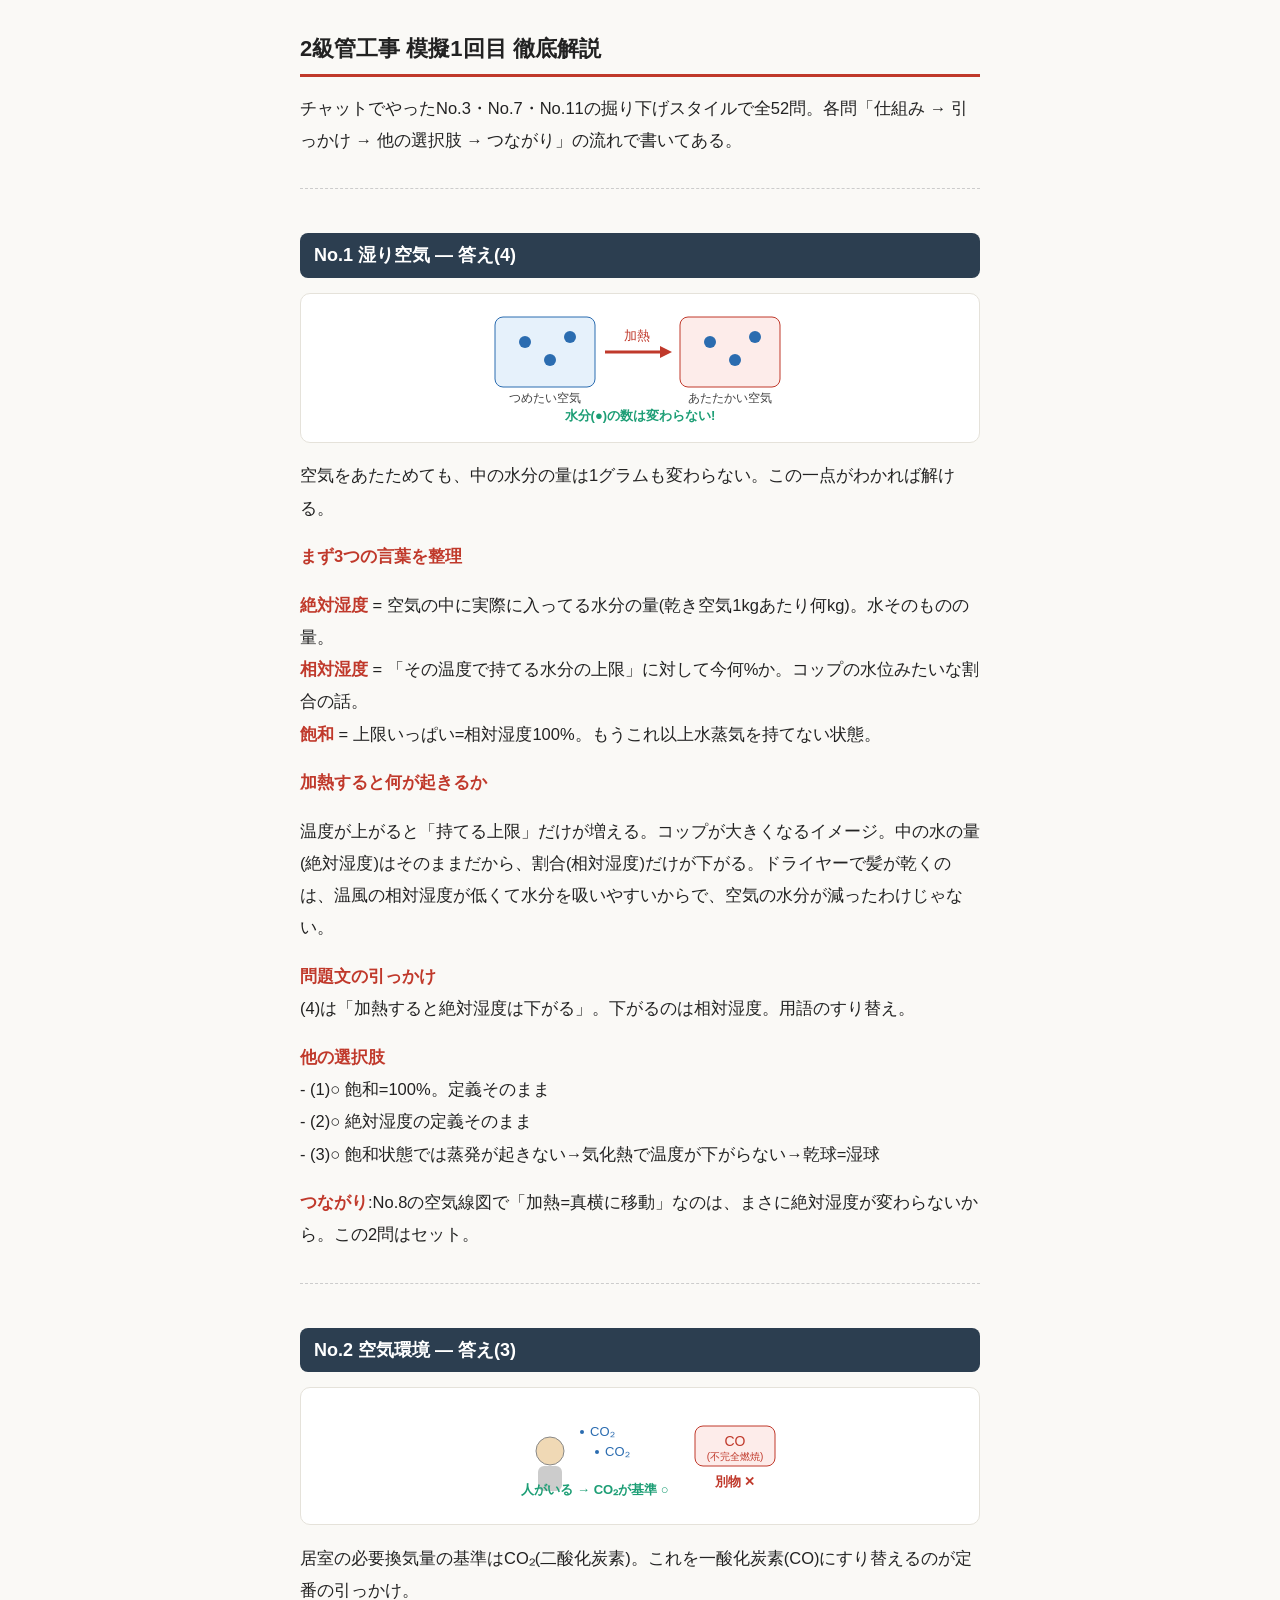
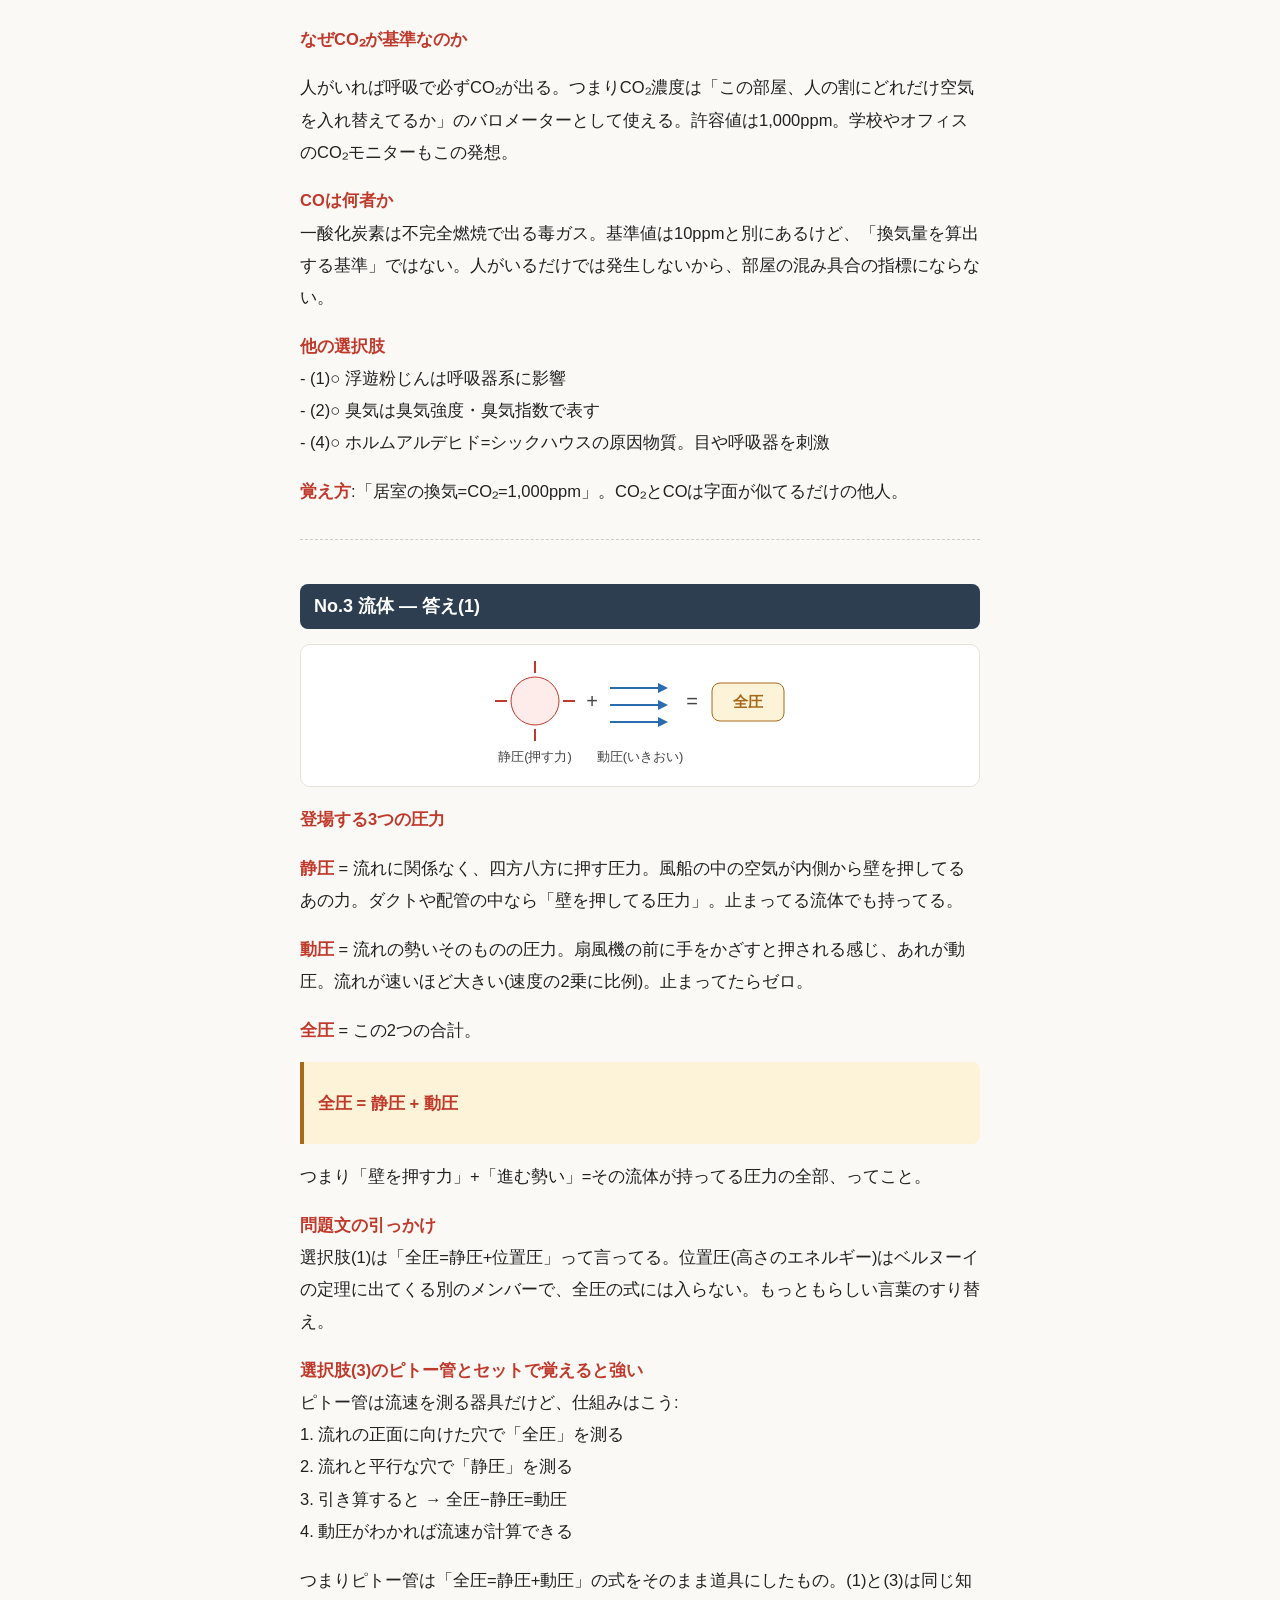
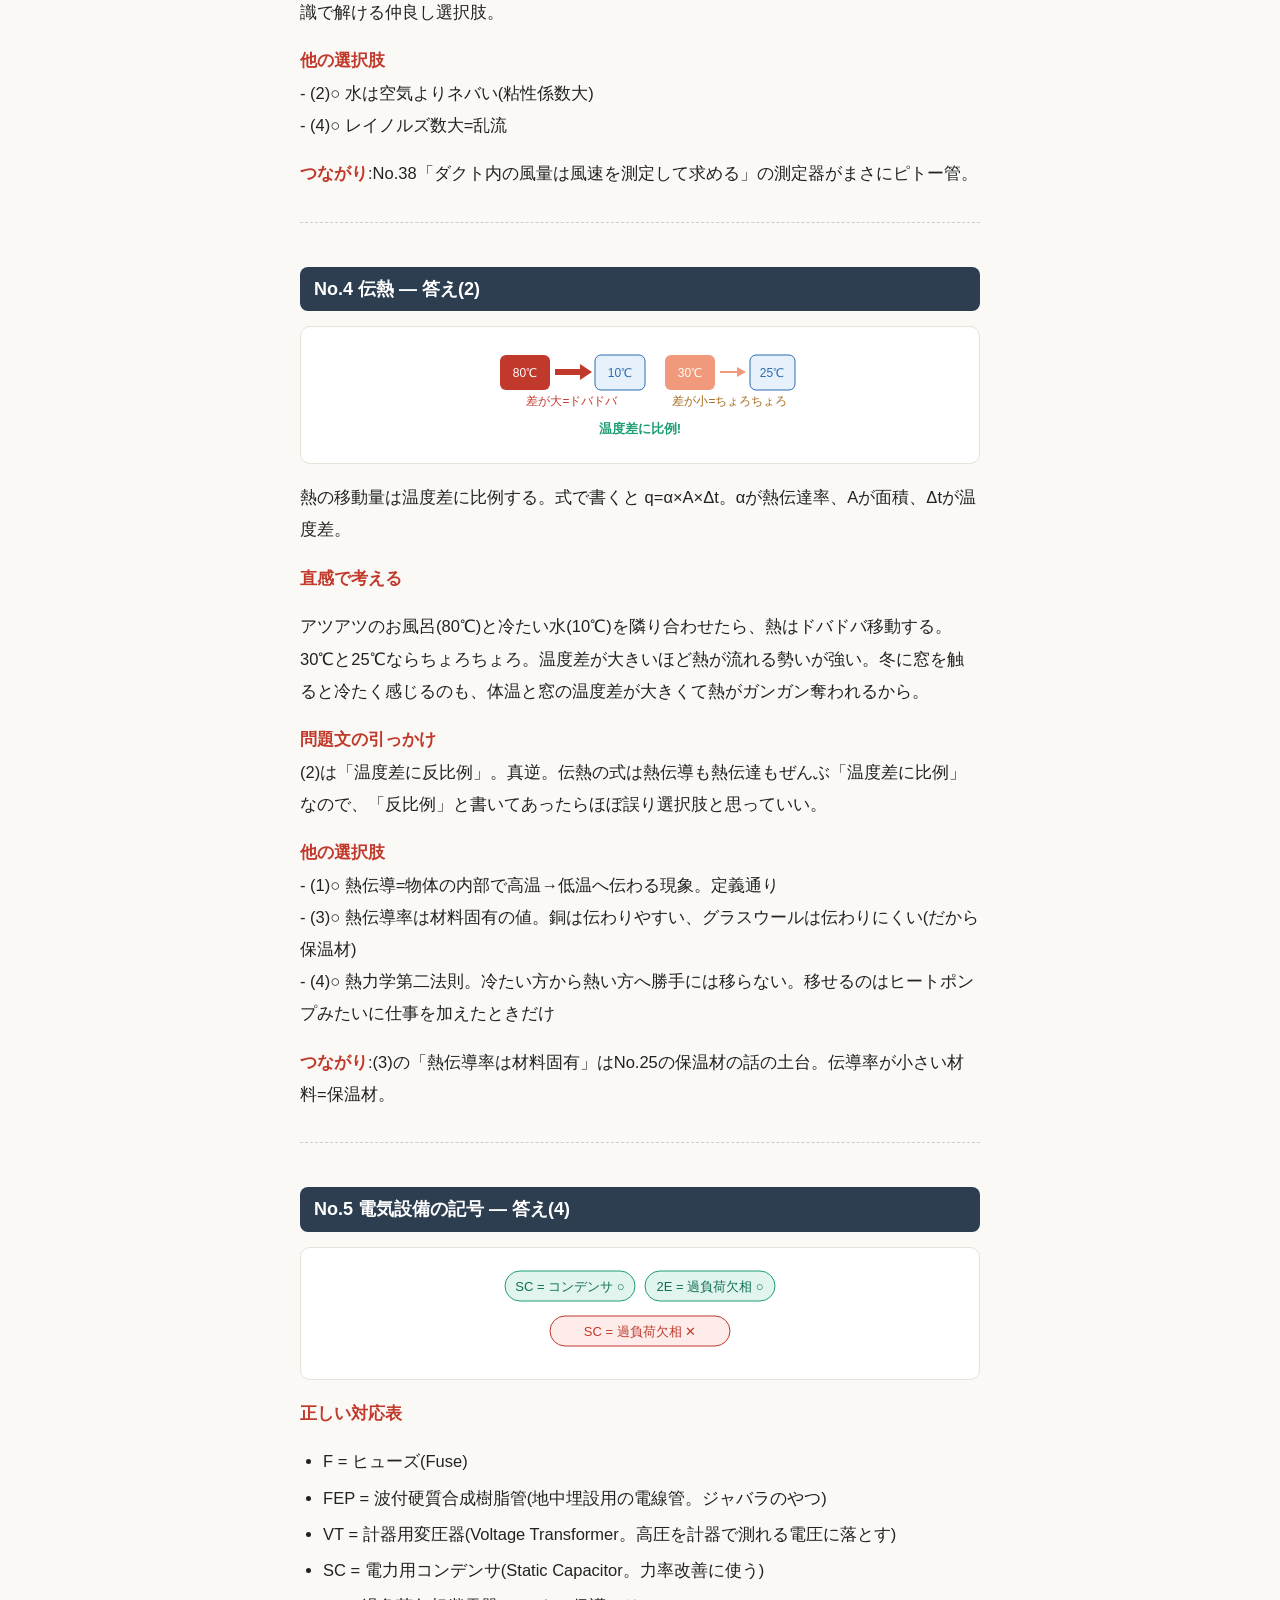
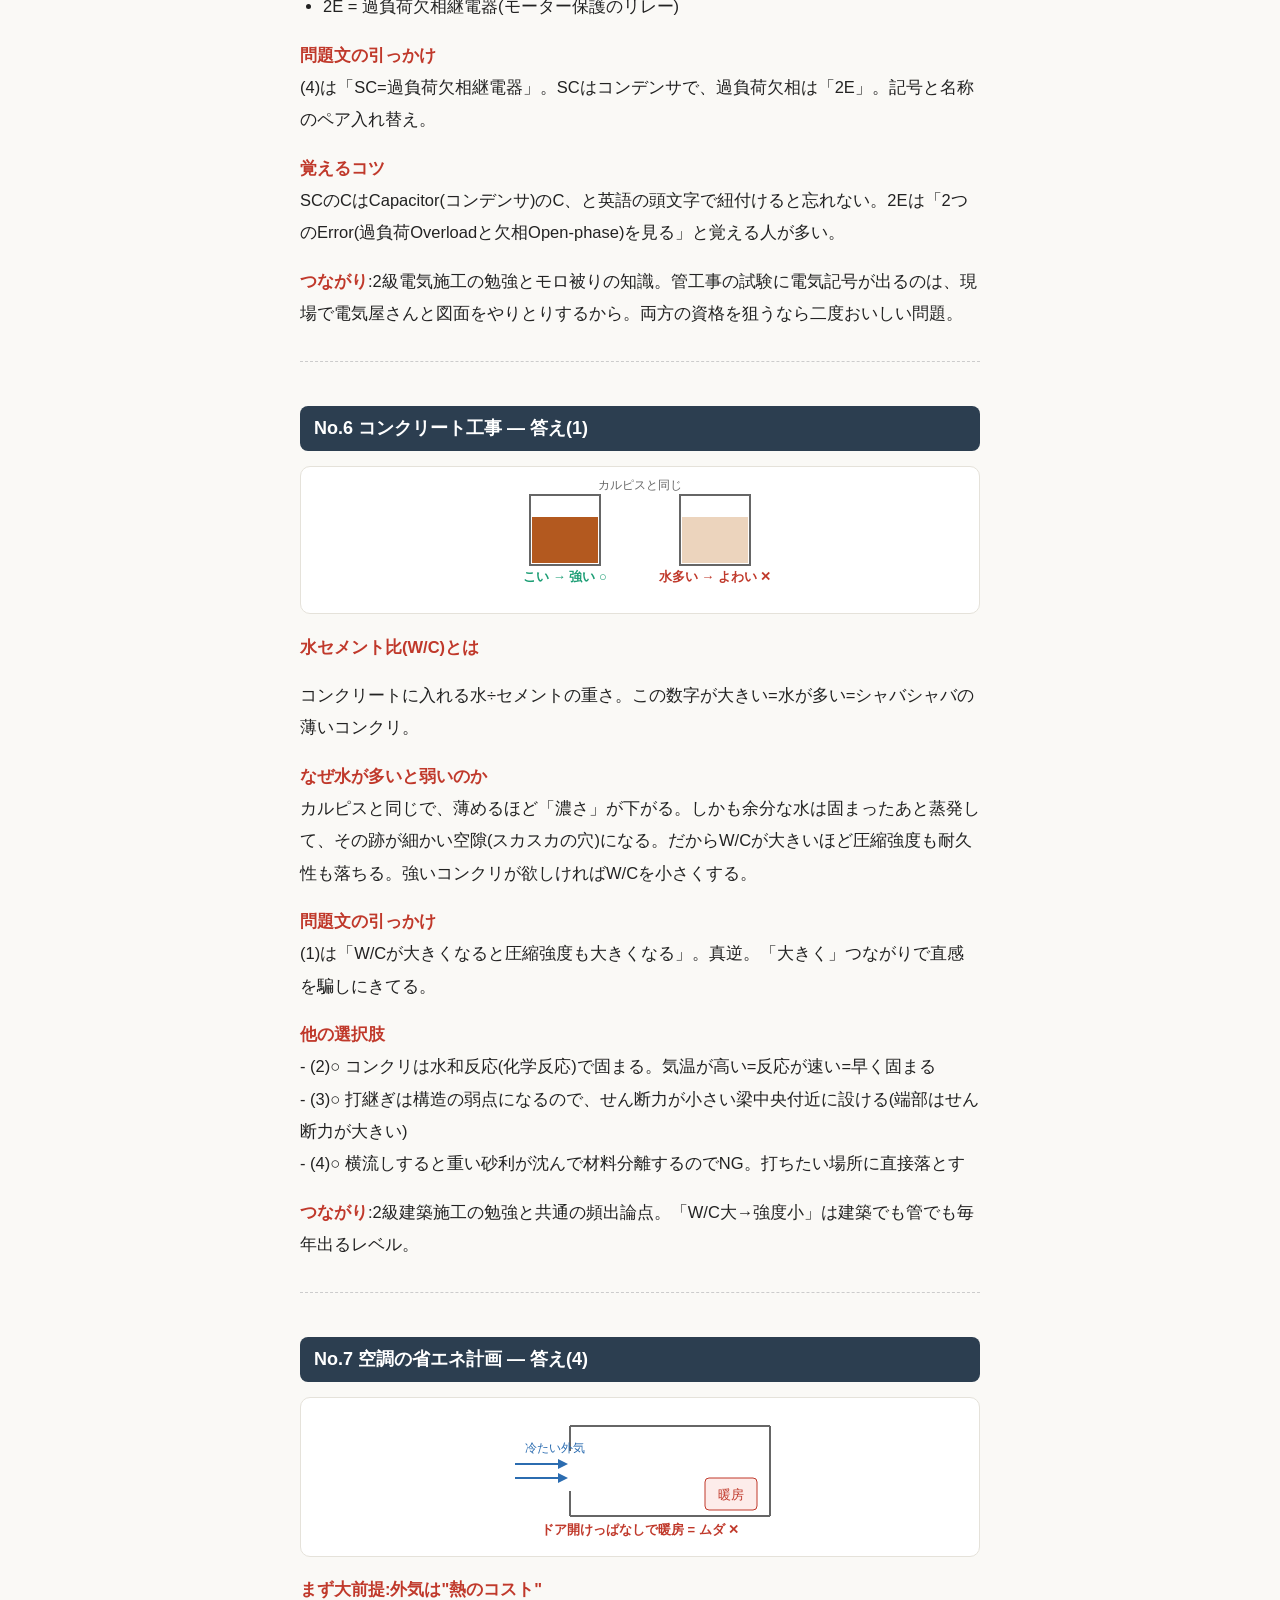
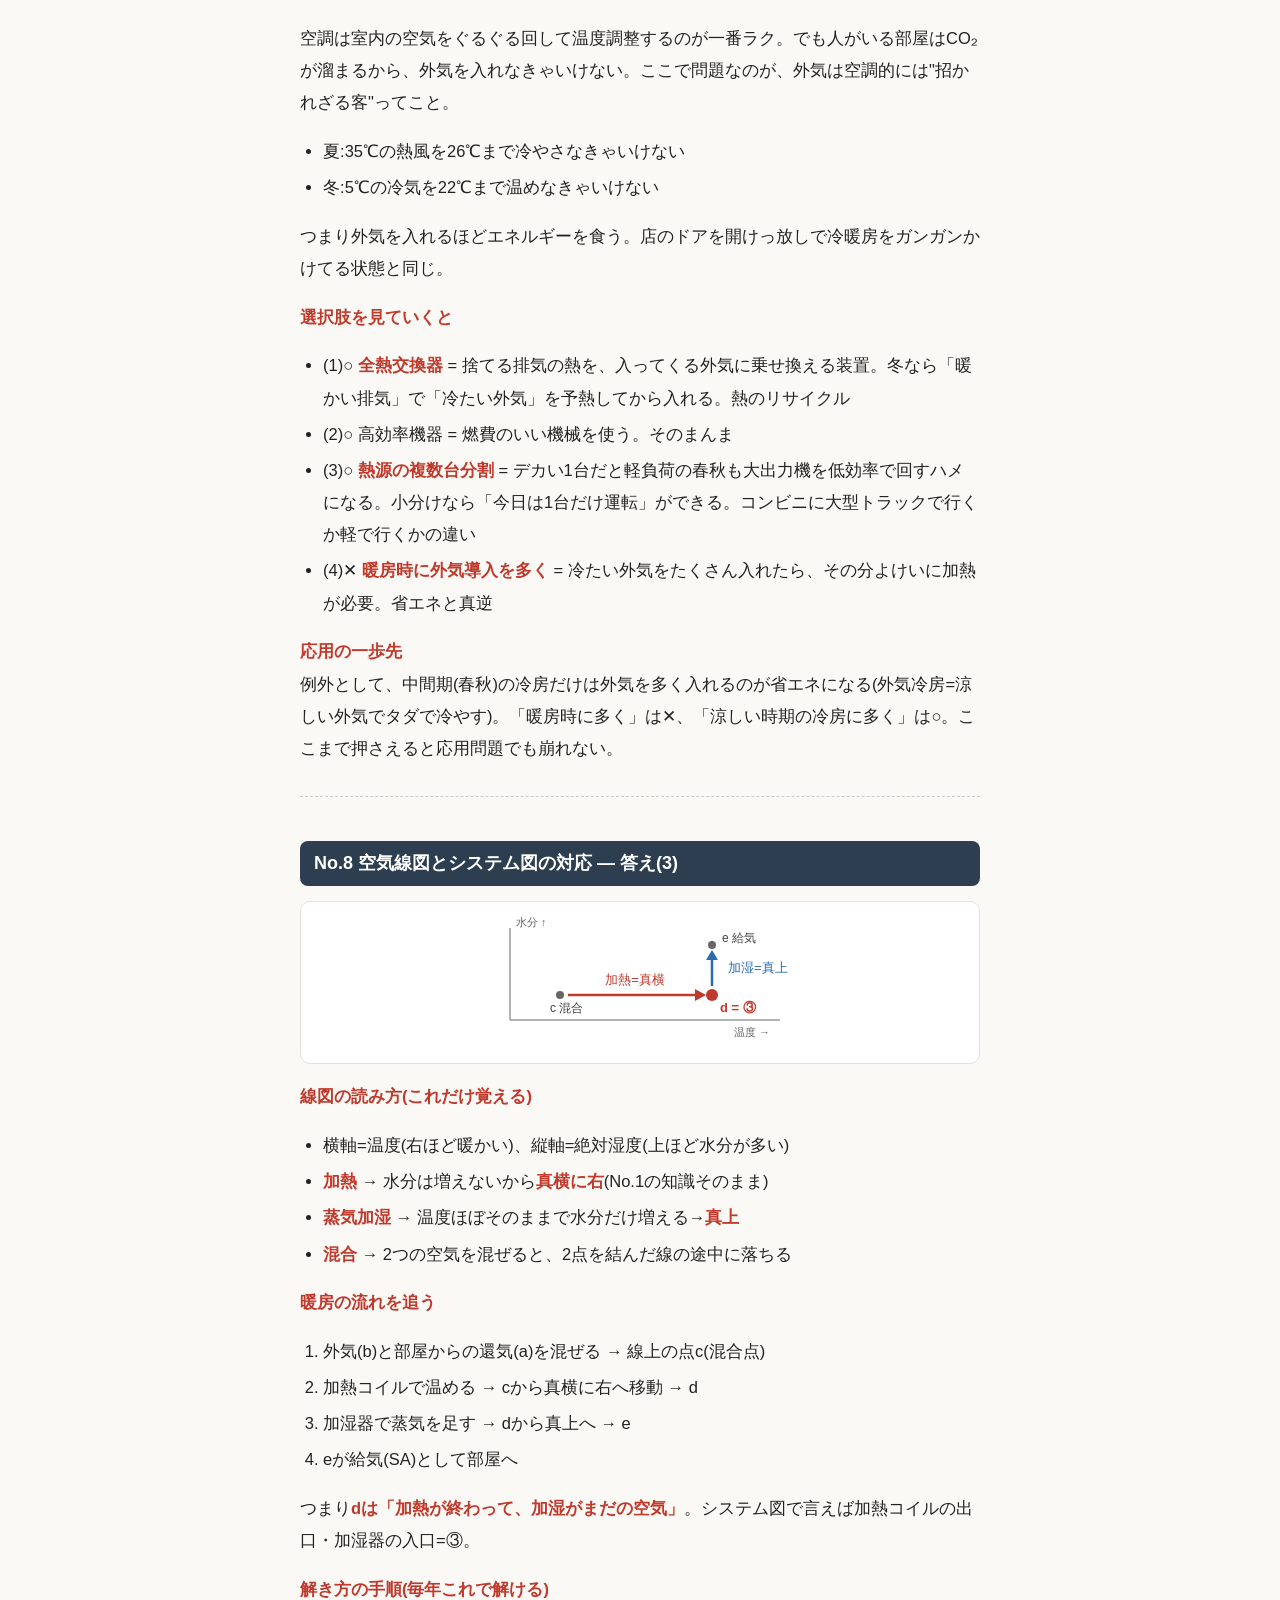
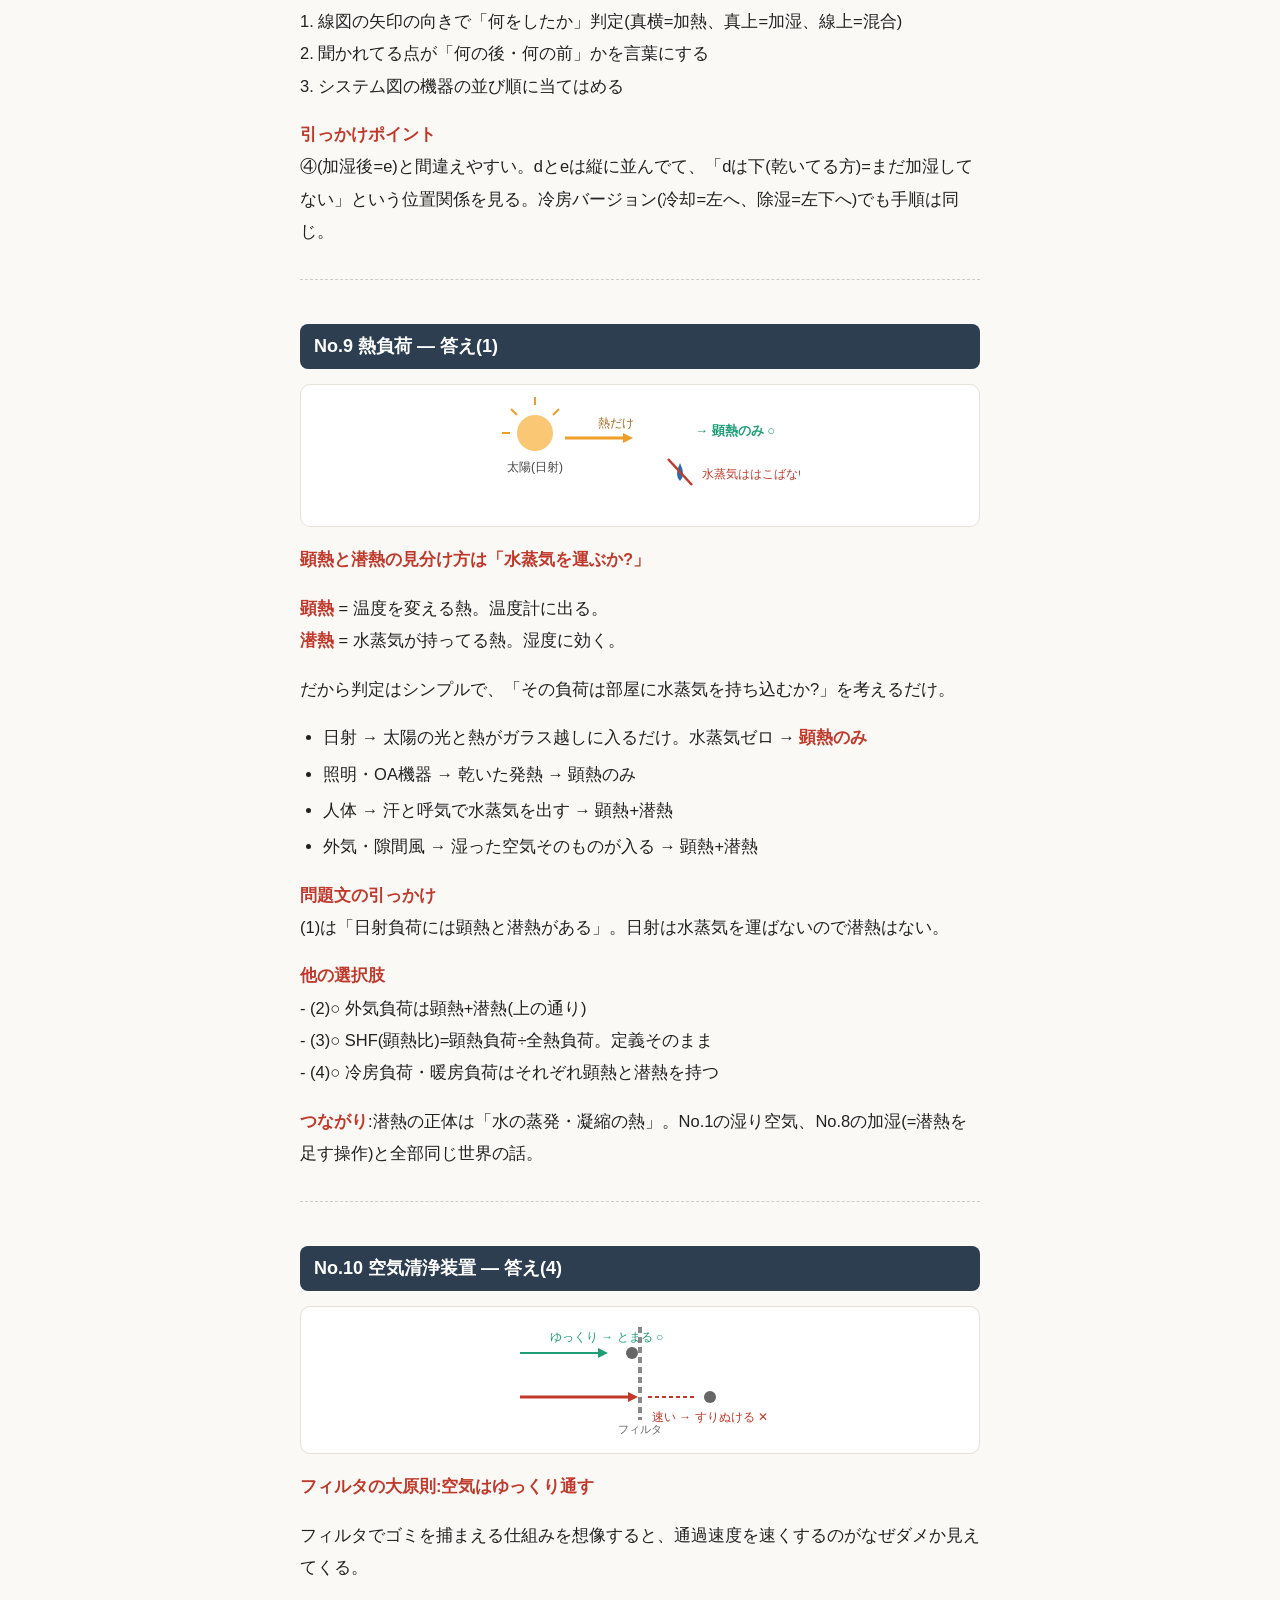
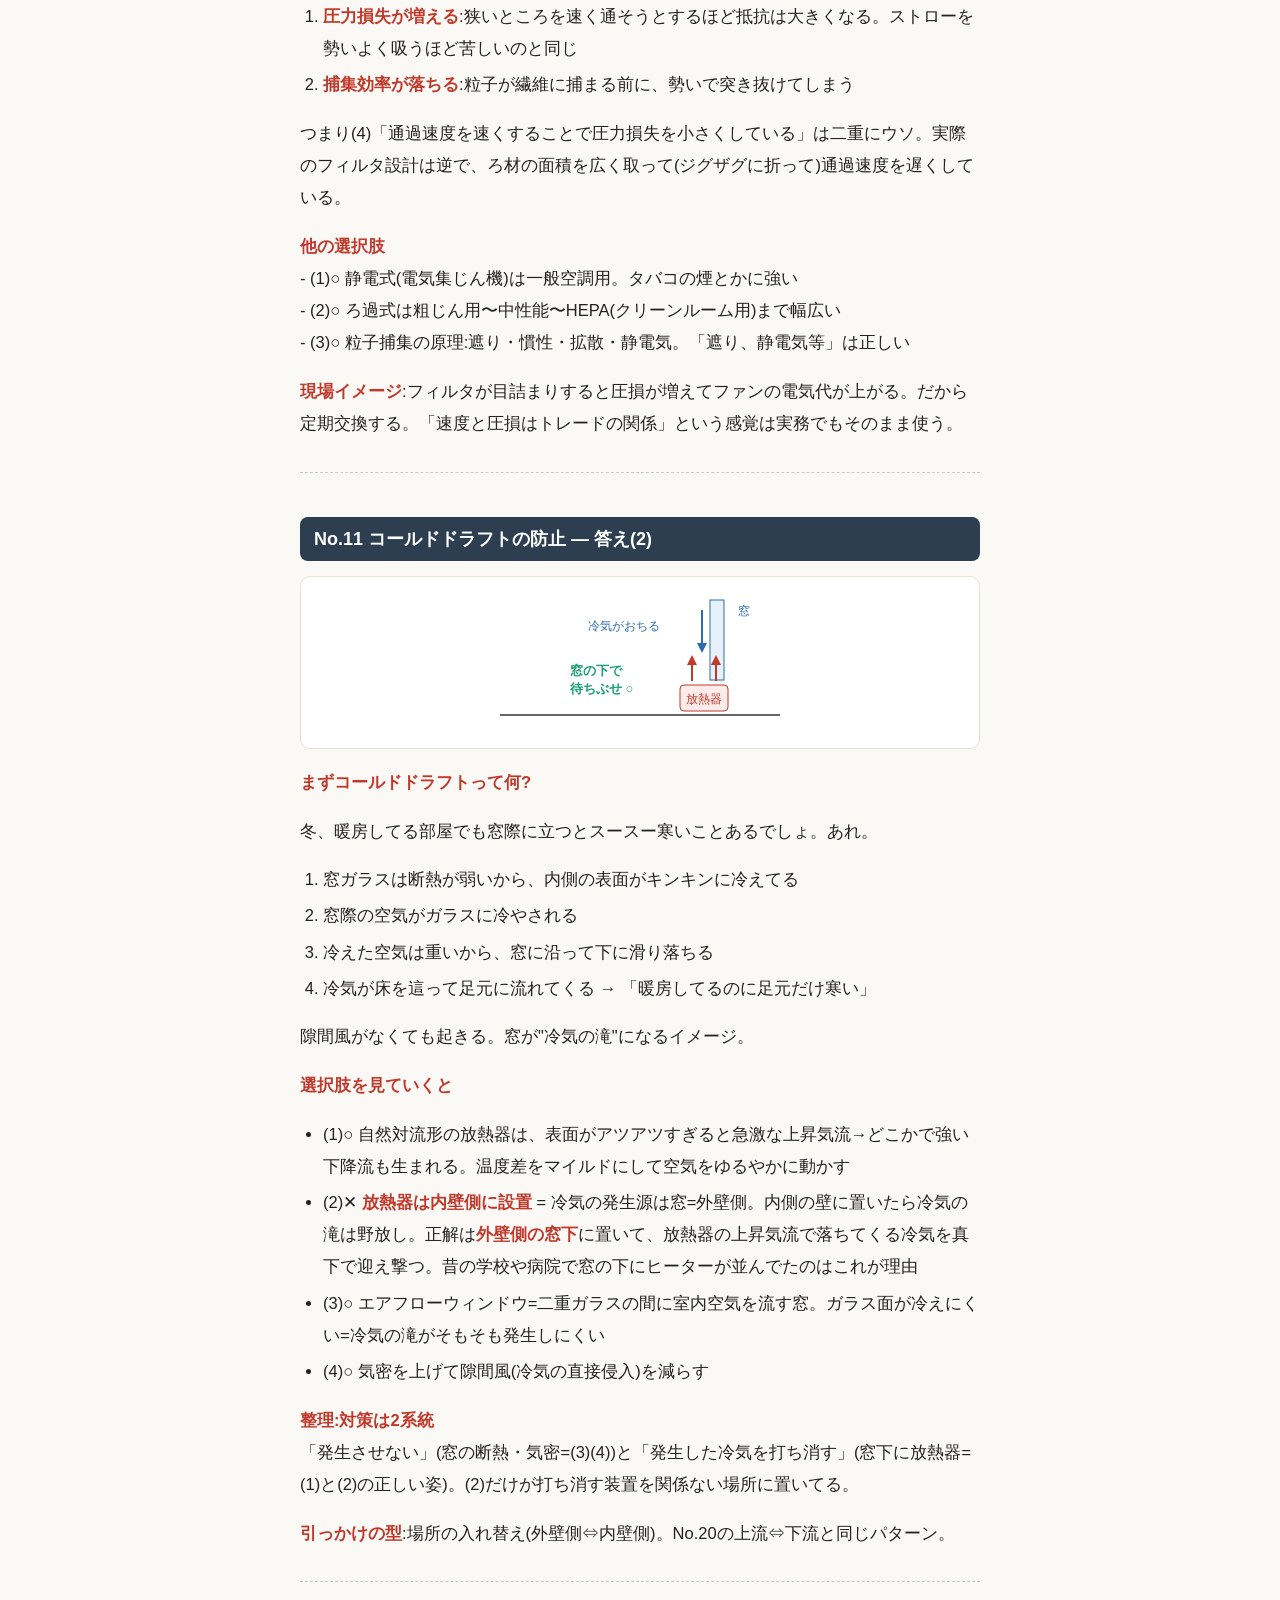
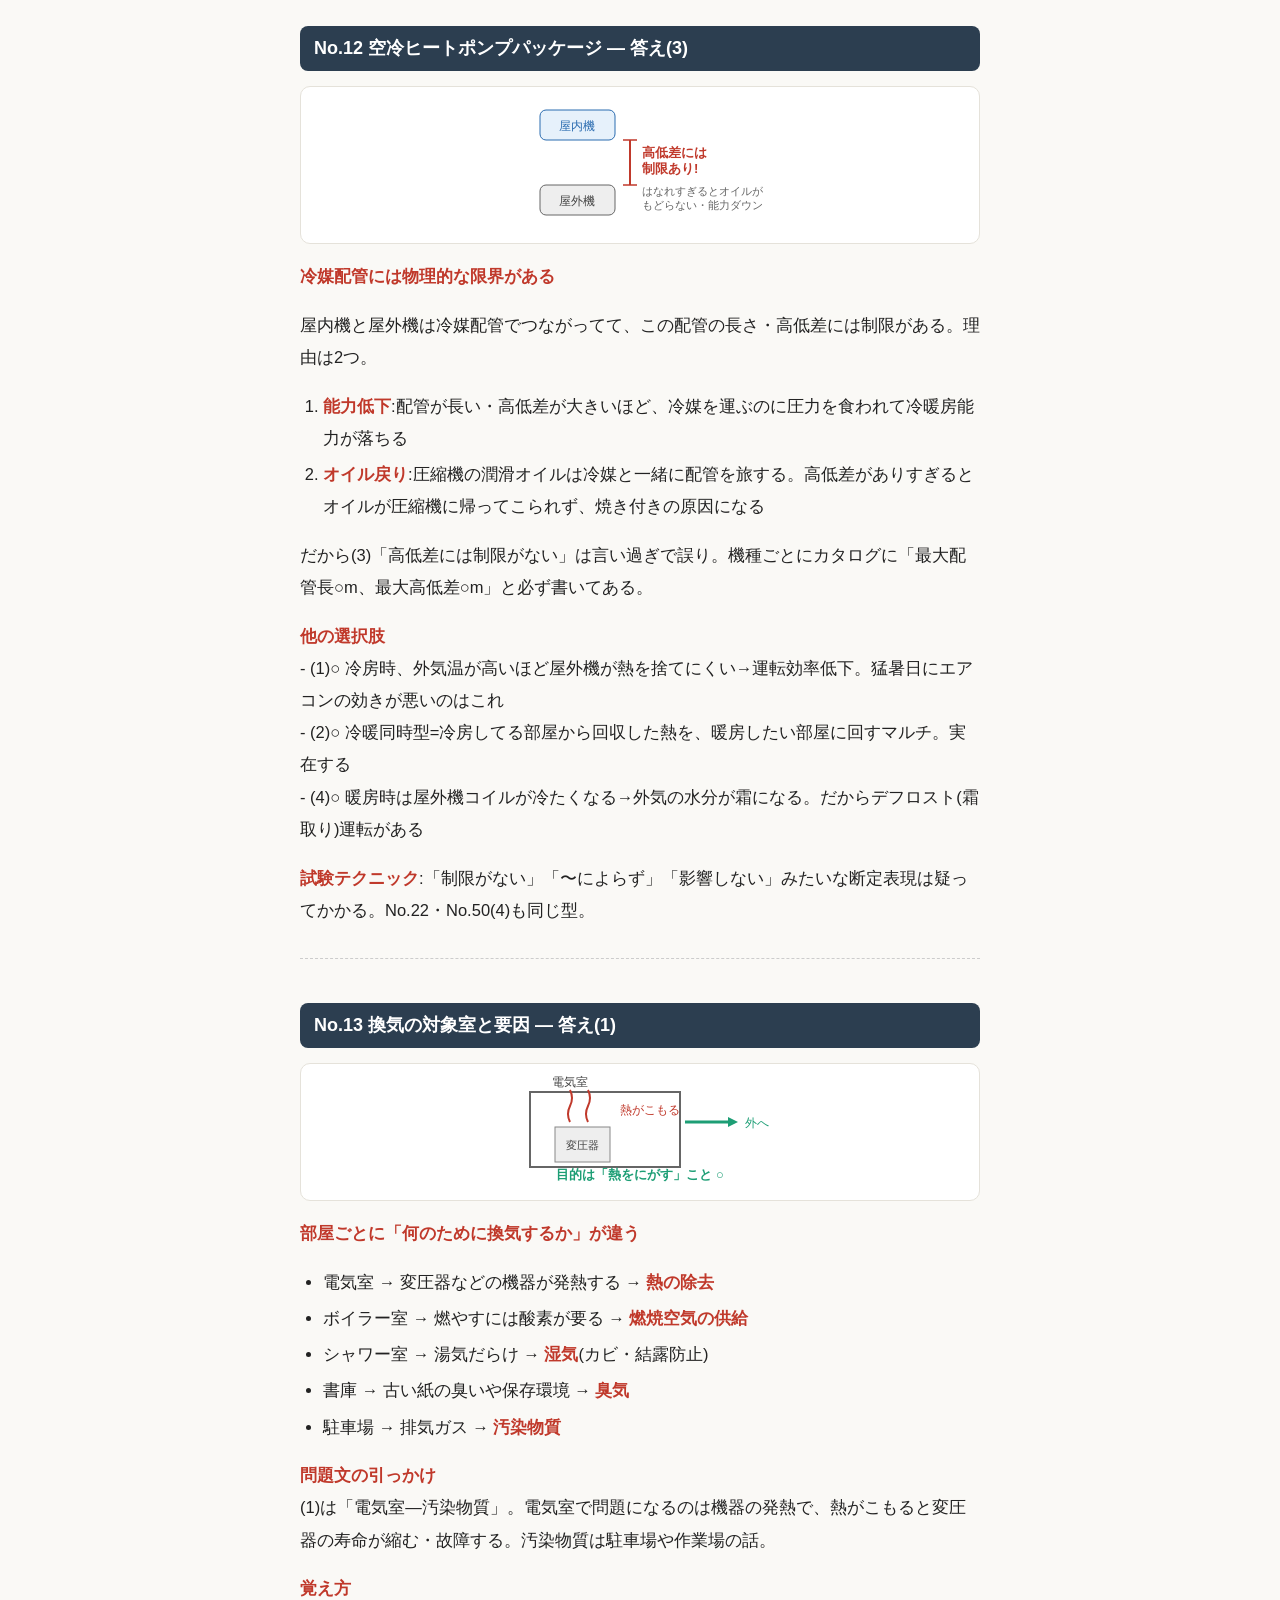
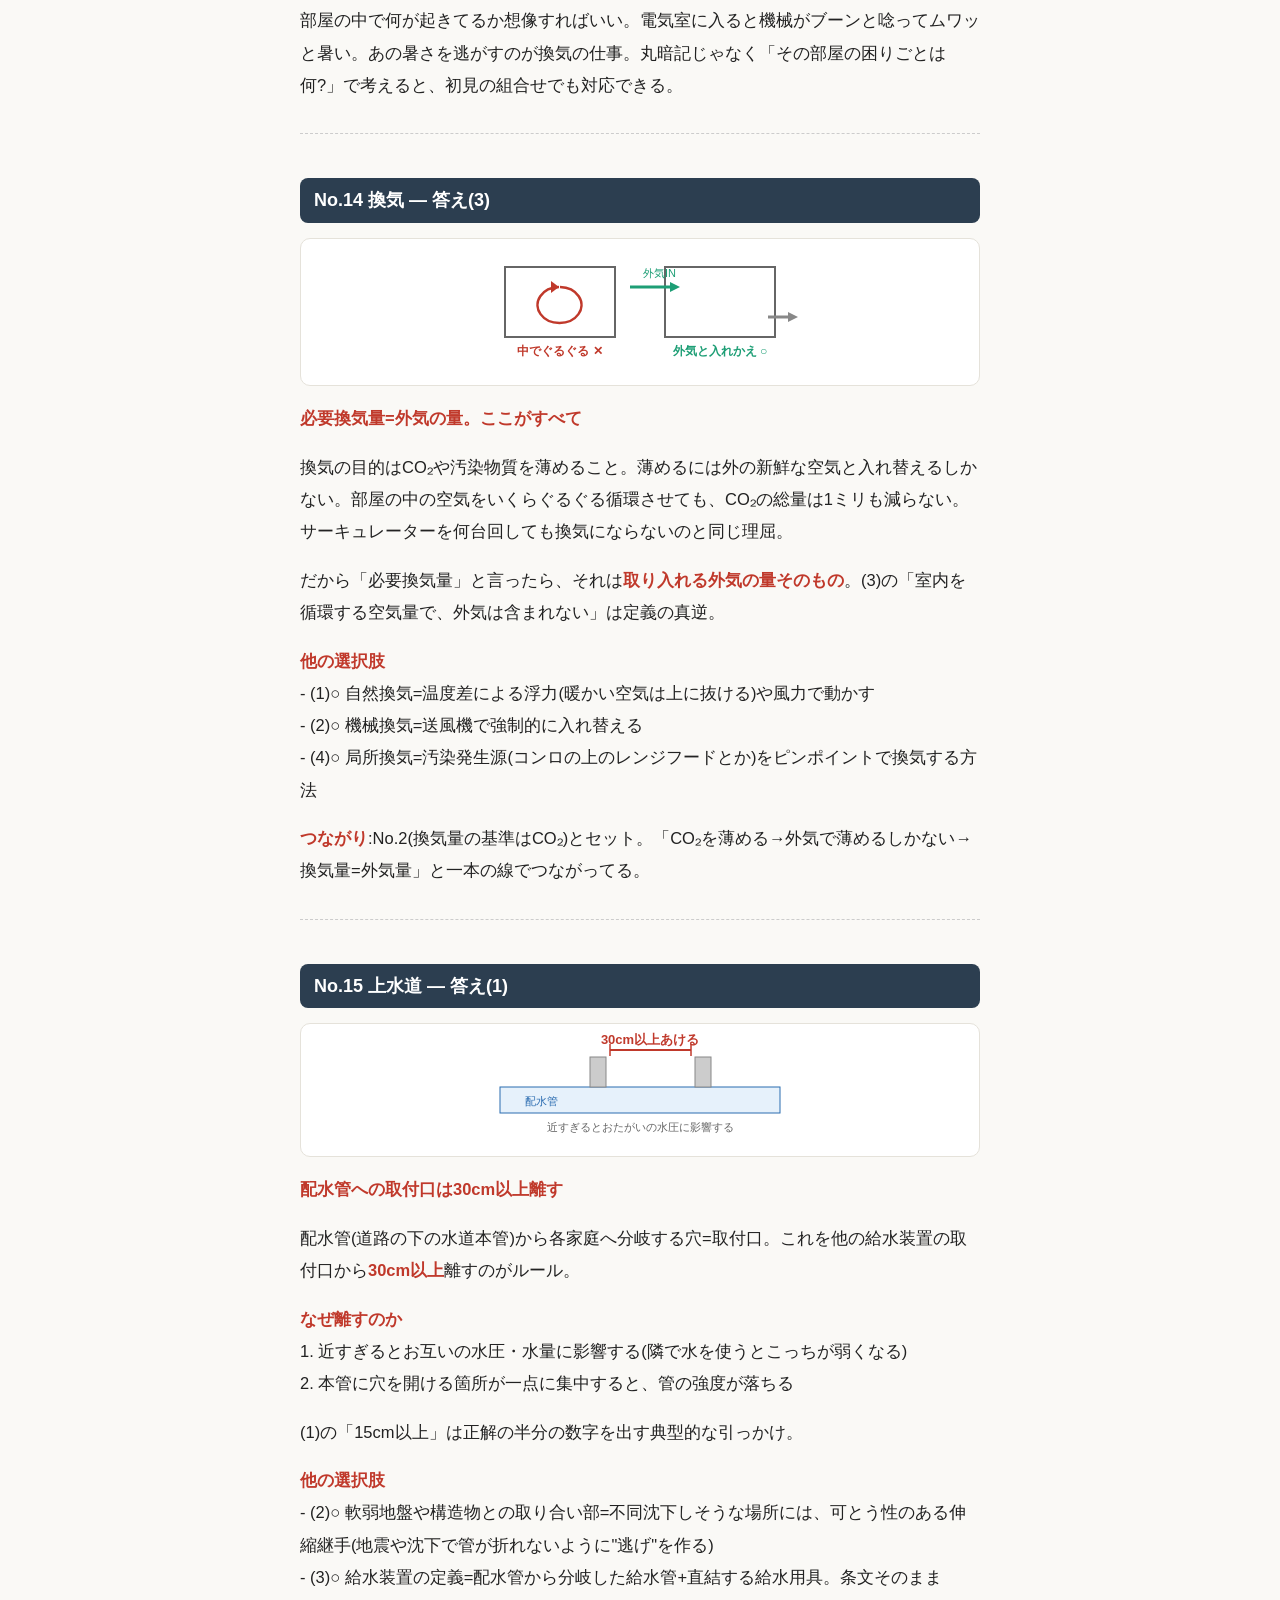
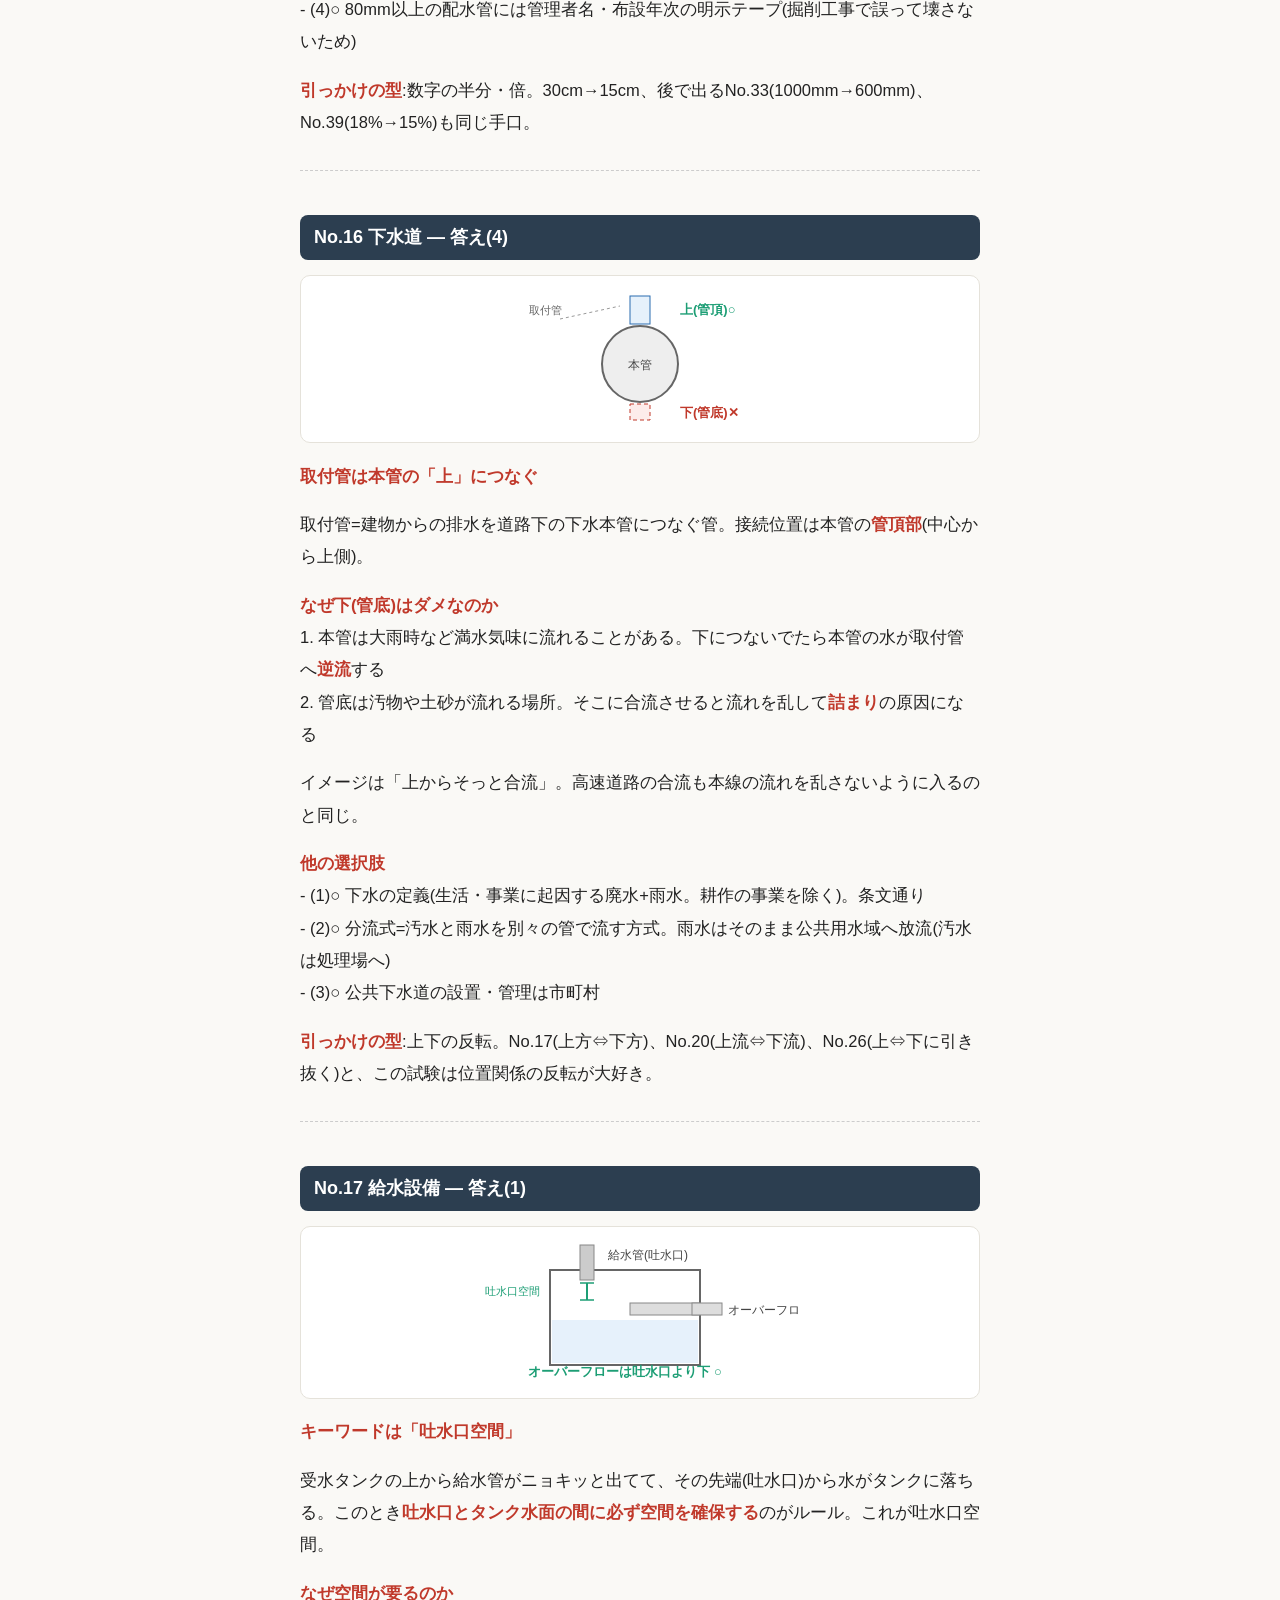
<file: kankouji-mogi1-kaisetsu.html>
<!DOCTYPE html>
<html lang="ja">
<head>
<meta charset="UTF-8">
<meta name="viewport" content="width=device-width, initial-scale=1.0">
<title>2級管工事 模擬1回目 徹底解説(イラスト入り)</title>
<style>
  body { font-family: -apple-system, "Hiragino Sans", "Noto Sans JP", sans-serif; font-size: 16.5px; line-height: 1.95; color: #222; background: #faf9f6; margin: 0; padding: 16px; }
  main { max-width: 680px; margin: 0 auto; }
  h1 { font-size: 22px; border-bottom: 3px solid #c0392b; padding-bottom: 8px; line-height: 1.6; }
  h2 { font-size: 18px; background: #2c3e50; color: #fff; padding: 8px 14px; border-radius: 8px; margin-top: 44px; line-height: 1.6; }
  h1 + p, h2 + p { margin-top: 14px; }
  strong { color: #c0392b; }
  blockquote { background: #fdf3d8; border-left: 4px solid #a5691b; margin: 12px 0; padding: 8px 14px; border-radius: 0 8px 8px 0; }
  ul, ol { padding-left: 1.4em; }
  li { margin: 4px 0; }
  hr { border: none; border-top: 1px dashed #ccc; margin: 32px 0; }
  .ill { text-align: center; margin: 14px 0; background: #fff; border: 1px solid #e5e2da; border-radius: 10px; padding: 8px 0; }
  .ill svg { max-width: 100%; height: auto; }
</style>
</head>
<body>
<main>
<h1>2級管工事 模擬1回目 徹底解説</h1>
<p>チャットでやったNo.3・No.7・No.11の掘り下げスタイルで全52問。各問「仕組み → 引っかけ → 他の選択肢 → つながり」の流れで書いてある。</p>
<hr />
<h2>No.1 湿り空気 — 答え(4)</h2>
<div class="ill"><svg viewBox="0 0 320 122" width="320"><rect x="15" y="15" width="100" height="70" rx="8" fill="#e6f1fb" stroke="#2b6cb0"/><circle cx="45" cy="40" r="6" fill="#2b6cb0"/><circle cx="70" cy="58" r="6" fill="#2b6cb0"/><circle cx="90" cy="35" r="6" fill="#2b6cb0"/><text x="65" y="100" font-size="12" fill="#444" text-anchor="middle">つめたい空気</text><line x1="125" y1="50" x2="182" y2="50" stroke="#c0392b" stroke-width="3"/><polygon points="192,50 180,44 180,56" fill="#c0392b"/><text x="157" y="38" font-size="13" fill="#c0392b" text-anchor="middle">加熱</text><rect x="200" y="15" width="100" height="70" rx="8" fill="#fdecea" stroke="#c0392b"/><circle cx="230" cy="40" r="6" fill="#2b6cb0"/><circle cx="255" cy="58" r="6" fill="#2b6cb0"/><circle cx="275" cy="35" r="6" fill="#2b6cb0"/><text x="250" y="100" font-size="12" fill="#444" text-anchor="middle">あたたかい空気</text><text x="160" y="118" font-size="13" fill="#1d9e75" text-anchor="middle" font-weight="bold">水分(●)の数は変わらない!</text></svg></div>
<p>空気をあたためても、中の水分の量は1グラムも変わらない。この一点がわかれば解ける。</p>
<p><strong>まず3つの言葉を整理</strong></p>
<p><strong>絶対湿度</strong> = 空気の中に実際に入ってる水分の量(乾き空気1kgあたり何kg)。水そのものの量。<br />
<strong>相対湿度</strong> = 「その温度で持てる水分の上限」に対して今何%か。コップの水位みたいな割合の話。<br />
<strong>飽和</strong> = 上限いっぱい=相対湿度100%。もうこれ以上水蒸気を持てない状態。</p>
<p><strong>加熱すると何が起きるか</strong></p>
<p>温度が上がると「持てる上限」だけが増える。コップが大きくなるイメージ。中の水の量(絶対湿度)はそのままだから、割合(相対湿度)だけが下がる。ドライヤーで髪が乾くのは、温風の相対湿度が低くて水分を吸いやすいからで、空気の水分が減ったわけじゃない。</p>
<p><strong>問題文の引っかけ</strong><br />
(4)は「加熱すると絶対湿度は下がる」。下がるのは相対湿度。用語のすり替え。</p>
<p><strong>他の選択肢</strong><br />
- (1)○ 飽和=100%。定義そのまま<br />
- (2)○ 絶対湿度の定義そのまま<br />
- (3)○ 飽和状態では蒸発が起きない→気化熱で温度が下がらない→乾球=湿球</p>
<p><strong>つながり</strong>:No.8の空気線図で「加熱=真横に移動」なのは、まさに絶対湿度が変わらないから。この2問はセット。</p>
<hr />
<h2>No.2 空気環境 — 答え(3)</h2>
<div class="ill"><svg viewBox="0 0 320 110" width="320"><circle cx="70" cy="55" r="14" fill="#f0d9b5" stroke="#888"/><rect x="58" y="70" width="24" height="25" rx="6" fill="#ccc"/><text x="110" y="40" font-size="13" fill="#2b6cb0">CO₂</text><text x="125" y="60" font-size="13" fill="#2b6cb0">CO₂</text><circle cx="102" cy="36" r="2" fill="#2b6cb0"/><circle cx="117" cy="56" r="2" fill="#2b6cb0"/><text x="115" y="98" font-size="13" fill="#1d9e75" text-anchor="middle" font-weight="bold">人がいる → CO₂が基準 ○</text><rect x="215" y="30" width="80" height="40" rx="8" fill="#fdecea" stroke="#c0392b"/><text x="255" y="50" font-size="14" fill="#c0392b" text-anchor="middle">CO</text><text x="255" y="64" font-size="10" fill="#c0392b" text-anchor="middle">(不完全燃焼)</text><text x="255" y="90" font-size="13" fill="#c0392b" text-anchor="middle" font-weight="bold">別物 ✕</text></svg></div>
<p>居室の必要換気量の基準はCO₂(二酸化炭素)。これを一酸化炭素(CO)にすり替えるのが定番の引っかけ。</p>
<p><strong>なぜCO₂が基準なのか</strong></p>
<p>人がいれば呼吸で必ずCO₂が出る。つまりCO₂濃度は「この部屋、人の割にどれだけ空気を入れ替えてるか」のバロメーターとして使える。許容値は1,000ppm。学校やオフィスのCO₂モニターもこの発想。</p>
<p><strong>COは何者か</strong><br />
一酸化炭素は不完全燃焼で出る毒ガス。基準値は10ppmと別にあるけど、「換気量を算出する基準」ではない。人がいるだけでは発生しないから、部屋の混み具合の指標にならない。</p>
<p><strong>他の選択肢</strong><br />
- (1)○ 浮遊粉じんは呼吸器系に影響<br />
- (2)○ 臭気は臭気強度・臭気指数で表す<br />
- (4)○ ホルムアルデヒド=シックハウスの原因物質。目や呼吸器を刺激</p>
<p><strong>覚え方</strong>:「居室の換気=CO₂=1,000ppm」。CO₂とCOは字面が似てるだけの他人。</p>
<hr />
<h2>No.3 流体 — 答え(1)</h2>
<div class="ill"><svg viewBox="0 0 320 115" width="320"><circle cx="55" cy="48" r="24" fill="#fdecea" stroke="#c0392b"/><line x1="55" y1="20" x2="55" y2="8" stroke="#c0392b" stroke-width="2"/><line x1="55" y1="76" x2="55" y2="88" stroke="#c0392b" stroke-width="2"/><line x1="27" y1="48" x2="15" y2="48" stroke="#c0392b" stroke-width="2"/><line x1="83" y1="48" x2="95" y2="48" stroke="#c0392b" stroke-width="2"/><text x="55" y="108" font-size="13" fill="#444" text-anchor="middle">静圧(押す力)</text><text x="112" y="55" font-size="20" fill="#444" text-anchor="middle">+</text><line x1="130" y1="35" x2="180" y2="35" stroke="#2b6cb0" stroke-width="2"/><polygon points="188,35 178,30 178,40" fill="#2b6cb0"/><line x1="130" y1="52" x2="180" y2="52" stroke="#2b6cb0" stroke-width="2"/><polygon points="188,52 178,47 178,57" fill="#2b6cb0"/><line x1="130" y1="69" x2="180" y2="69" stroke="#2b6cb0" stroke-width="2"/><polygon points="188,69 178,64 178,74" fill="#2b6cb0"/><text x="160" y="108" font-size="13" fill="#444" text-anchor="middle">動圧(いきおい)</text><text x="212" y="55" font-size="20" fill="#444" text-anchor="middle">=</text><rect x="232" y="30" width="72" height="38" rx="8" fill="#fdf3d8" stroke="#a5691b"/><text x="268" y="54" font-size="15" fill="#a5691b" text-anchor="middle" font-weight="bold">全圧</text></svg></div>
<p><strong>登場する3つの圧力</strong></p>
<p><strong>静圧</strong> = 流れに関係なく、四方八方に押す圧力。風船の中の空気が内側から壁を押してるあの力。ダクトや配管の中なら「壁を押してる圧力」。止まってる流体でも持ってる。</p>
<p><strong>動圧</strong> = 流れの勢いそのものの圧力。扇風機の前に手をかざすと押される感じ、あれが動圧。流れが速いほど大きい(速度の2乗に比例)。止まってたらゼロ。</p>
<p><strong>全圧</strong> = この2つの合計。</p>
<blockquote>
<p><strong>全圧 = 静圧 + 動圧</strong></p>
</blockquote>
<p>つまり「壁を押す力」+「進む勢い」=その流体が持ってる圧力の全部、ってこと。</p>
<p><strong>問題文の引っかけ</strong><br />
選択肢(1)は「全圧=静圧+位置圧」って言ってる。位置圧(高さのエネルギー)はベルヌーイの定理に出てくる別のメンバーで、全圧の式には入らない。もっともらしい言葉のすり替え。</p>
<p><strong>選択肢(3)のピトー管とセットで覚えると強い</strong><br />
ピトー管は流速を測る器具だけど、仕組みはこう:<br />
1. 流れの正面に向けた穴で「全圧」を測る<br />
2. 流れと平行な穴で「静圧」を測る<br />
3. 引き算すると → 全圧−静圧=動圧<br />
4. 動圧がわかれば流速が計算できる</p>
<p>つまりピトー管は「全圧=静圧+動圧」の式をそのまま道具にしたもの。(1)と(3)は同じ知識で解ける仲良し選択肢。</p>
<p><strong>他の選択肢</strong><br />
- (2)○ 水は空気よりネバい(粘性係数大)<br />
- (4)○ レイノルズ数大=乱流</p>
<p><strong>つながり</strong>:No.38「ダクト内の風量は風速を測定して求める」の測定器がまさにピトー管。</p>
<hr />
<h2>No.4 伝熱 — 答え(2)</h2>
<div class="ill"><svg viewBox="0 0 320 110" width="320"><rect x="20" y="20" width="50" height="35" rx="6" fill="#c0392b"/><text x="45" y="42" font-size="12" fill="#fff" text-anchor="middle">80℃</text><rect x="115" y="20" width="50" height="35" rx="6" fill="#e6f1fb" stroke="#2b6cb0"/><text x="140" y="42" font-size="12" fill="#2b6cb0" text-anchor="middle">10℃</text><line x1="75" y1="37" x2="105" y2="37" stroke="#c0392b" stroke-width="6"/><polygon points="112,37 100,29 100,45" fill="#c0392b"/><text x="92" y="70" font-size="12" fill="#c0392b" text-anchor="middle">差が大=ドバドバ</text><rect x="185" y="20" width="50" height="35" rx="6" fill="#f0997b"/><text x="210" y="42" font-size="12" fill="#fff" text-anchor="middle">30℃</text><rect x="270" y="20" width="45" height="35" rx="6" fill="#e6f1fb" stroke="#2b6cb0"/><text x="292" y="42" font-size="12" fill="#2b6cb0" text-anchor="middle">25℃</text><line x1="240" y1="37" x2="260" y2="37" stroke="#f0997b" stroke-width="2"/><polygon points="266,37 257,32 257,42" fill="#f0997b"/><text x="250" y="70" font-size="12" fill="#a5691b" text-anchor="middle">差が小=ちょろちょろ</text><text x="160" y="98" font-size="13" fill="#1d9e75" text-anchor="middle" font-weight="bold">温度差に比例!</text></svg></div>
<p>熱の移動量は温度差に比例する。式で書くと q=α×A×Δt。αが熱伝達率、Aが面積、Δtが温度差。</p>
<p><strong>直感で考える</strong></p>
<p>アツアツのお風呂(80℃)と冷たい水(10℃)を隣り合わせたら、熱はドバドバ移動する。30℃と25℃ならちょろちょろ。温度差が大きいほど熱が流れる勢いが強い。冬に窓を触ると冷たく感じるのも、体温と窓の温度差が大きくて熱がガンガン奪われるから。</p>
<p><strong>問題文の引っかけ</strong><br />
(2)は「温度差に反比例」。真逆。伝熱の式は熱伝導も熱伝達もぜんぶ「温度差に比例」なので、「反比例」と書いてあったらほぼ誤り選択肢と思っていい。</p>
<p><strong>他の選択肢</strong><br />
- (1)○ 熱伝導=物体の内部で高温→低温へ伝わる現象。定義通り<br />
- (3)○ 熱伝導率は材料固有の値。銅は伝わりやすい、グラスウールは伝わりにくい(だから保温材)<br />
- (4)○ 熱力学第二法則。冷たい方から熱い方へ勝手には移らない。移せるのはヒートポンプみたいに仕事を加えたときだけ</p>
<p><strong>つながり</strong>:(3)の「熱伝導率は材料固有」はNo.25の保温材の話の土台。伝導率が小さい材料=保温材。</p>
<hr />
<h2>No.5 電気設備の記号 — 答え(4)</h2>
<div class="ill"><svg viewBox="0 0 320 105" width="320"><rect x="25" y="15" width="130" height="30" rx="15" fill="#e1f5ee" stroke="#1d9e75"/><text x="90" y="35" font-size="13" fill="#0f6e56" text-anchor="middle">SC = コンデンサ ○</text><rect x="165" y="15" width="130" height="30" rx="15" fill="#e1f5ee" stroke="#1d9e75"/><text x="230" y="35" font-size="13" fill="#0f6e56" text-anchor="middle">2E = 過負荷欠相 ○</text><rect x="70" y="60" width="180" height="30" rx="15" fill="#fdecea" stroke="#c0392b"/><text x="160" y="80" font-size="13" fill="#c0392b" text-anchor="middle">SC = 過負荷欠相 ✕</text></svg></div>
<p><strong>正しい対応表</strong></p>
<ul>
<li>F = ヒューズ(Fuse)</li>
<li>FEP = 波付硬質合成樹脂管(地中埋設用の電線管。ジャバラのやつ)</li>
<li>VT = 計器用変圧器(Voltage Transformer。高圧を計器で測れる電圧に落とす)</li>
<li>SC = 電力用コンデンサ(Static Capacitor。力率改善に使う)</li>
<li>2E = 過負荷欠相継電器(モーター保護のリレー)</li>
</ul>
<p><strong>問題文の引っかけ</strong><br />
(4)は「SC=過負荷欠相継電器」。SCはコンデンサで、過負荷欠相は「2E」。記号と名称のペア入れ替え。</p>
<p><strong>覚えるコツ</strong><br />
SCのCはCapacitor(コンデンサ)のC、と英語の頭文字で紐付けると忘れない。2Eは「2つのError(過負荷Overloadと欠相Open-phase)を見る」と覚える人が多い。</p>
<p><strong>つながり</strong>:2級電気施工の勉強とモロ被りの知識。管工事の試験に電気記号が出るのは、現場で電気屋さんと図面をやりとりするから。両方の資格を狙うなら二度おいしい問題。</p>
<hr />
<h2>No.6 コンクリート工事 — 答え(1)</h2>
<div class="ill"><svg viewBox="0 0 320 120" width="320"><rect x="52" y="42" width="66" height="46" fill="#b3591f"/><rect x="50" y="20" width="70" height="70" fill="none" stroke="#666" stroke-width="2"/><text x="85" y="106" font-size="13" fill="#1d9e75" text-anchor="middle" font-weight="bold">こい → 強い ○</text><rect x="202" y="42" width="66" height="46" fill="#ecd4bd"/><rect x="200" y="20" width="70" height="70" fill="none" stroke="#666" stroke-width="2"/><text x="235" y="106" font-size="13" fill="#c0392b" text-anchor="middle" font-weight="bold">水多い → よわい ✕</text><text x="160" y="14" font-size="12" fill="#666" text-anchor="middle">カルピスと同じ</text></svg></div>
<p><strong>水セメント比(W/C)とは</strong></p>
<p>コンクリートに入れる水÷セメントの重さ。この数字が大きい=水が多い=シャバシャバの薄いコンクリ。</p>
<p><strong>なぜ水が多いと弱いのか</strong><br />
カルピスと同じで、薄めるほど「濃さ」が下がる。しかも余分な水は固まったあと蒸発して、その跡が細かい空隙(スカスカの穴)になる。だからW/Cが大きいほど圧縮強度も耐久性も落ちる。強いコンクリが欲しければW/Cを小さくする。</p>
<p><strong>問題文の引っかけ</strong><br />
(1)は「W/Cが大きくなると圧縮強度も大きくなる」。真逆。「大きく」つながりで直感を騙しにきてる。</p>
<p><strong>他の選択肢</strong><br />
- (2)○ コンクリは水和反応(化学反応)で固まる。気温が高い=反応が速い=早く固まる<br />
- (3)○ 打継ぎは構造の弱点になるので、せん断力が小さい梁中央付近に設ける(端部はせん断力が大きい)<br />
- (4)○ 横流しすると重い砂利が沈んで材料分離するのでNG。打ちたい場所に直接落とす</p>
<p><strong>つながり</strong>:2級建築施工の勉強と共通の頻出論点。「W/C大→強度小」は建築でも管でも毎年出るレベル。</p>
<hr />
<h2>No.7 空調の省エネ計画 — 答え(4)</h2>
<div class="ill"><svg viewBox="0 0 320 132" width="320"><line x1="90" y1="20" x2="290" y2="20" stroke="#666" stroke-width="2"/><line x1="290" y1="20" x2="290" y2="110" stroke="#666" stroke-width="2"/><line x1="90" y1="110" x2="290" y2="110" stroke="#666" stroke-width="2"/><line x1="90" y1="20" x2="90" y2="45" stroke="#666" stroke-width="2"/><line x1="90" y1="85" x2="90" y2="110" stroke="#666" stroke-width="2"/><rect x="225" y="72" width="52" height="32" rx="4" fill="#fdecea" stroke="#c0392b"/><text x="251" y="93" font-size="13" fill="#c0392b" text-anchor="middle">暖房</text><line x1="35" y1="58" x2="80" y2="58" stroke="#2b6cb0" stroke-width="2"/><polygon points="88,58 78,53 78,63" fill="#2b6cb0"/><line x1="35" y1="72" x2="80" y2="72" stroke="#2b6cb0" stroke-width="2"/><polygon points="88,72 78,67 78,77" fill="#2b6cb0"/><text x="45" y="46" font-size="12" fill="#2b6cb0">冷たい外気</text><text x="160" y="128" font-size="13" fill="#c0392b" text-anchor="middle" font-weight="bold">ドア開けっぱなしで暖房 = ムダ ✕</text></svg></div>
<p><strong>まず大前提:外気は"熱のコスト"</strong></p>
<p>空調は室内の空気をぐるぐる回して温度調整するのが一番ラク。でも人がいる部屋はCO₂が溜まるから、外気を入れなきゃいけない。ここで問題なのが、外気は空調的には"招かれざる客"ってこと。</p>
<ul>
<li>夏:35℃の熱風を26℃まで冷やさなきゃいけない</li>
<li>冬:5℃の冷気を22℃まで温めなきゃいけない</li>
</ul>
<p>つまり外気を入れるほどエネルギーを食う。店のドアを開けっ放しで冷暖房をガンガンかけてる状態と同じ。</p>
<p><strong>選択肢を見ていくと</strong></p>
<ul>
<li>(1)○ <strong>全熱交換器</strong> = 捨てる排気の熱を、入ってくる外気に乗せ換える装置。冬なら「暖かい排気」で「冷たい外気」を予熱してから入れる。熱のリサイクル</li>
<li>(2)○ 高効率機器 = 燃費のいい機械を使う。そのまんま</li>
<li>(3)○ <strong>熱源の複数台分割</strong> = デカい1台だと軽負荷の春秋も大出力機を低効率で回すハメになる。小分けなら「今日は1台だけ運転」ができる。コンビニに大型トラックで行くか軽で行くかの違い</li>
<li>(4)✕ <strong>暖房時に外気導入を多く</strong> = 冷たい外気をたくさん入れたら、その分よけいに加熱が必要。省エネと真逆</li>
</ul>
<p><strong>応用の一歩先</strong><br />
例外として、中間期(春秋)の冷房だけは外気を多く入れるのが省エネになる(外気冷房=涼しい外気でタダで冷やす)。「暖房時に多く」は✕、「涼しい時期の冷房に多く」は○。ここまで押さえると応用問題でも崩れない。</p>
<hr />
<h2>No.8 空気線図とシステム図の対応 — 答え(3)</h2>
<div class="ill"><svg viewBox="0 0 320 135" width="320"><line x1="30" y1="110" x2="300" y2="110" stroke="#999" stroke-width="1.5"/><line x1="30" y1="110" x2="30" y2="18" stroke="#999" stroke-width="1.5"/><text x="290" y="126" font-size="11" fill="#666" text-anchor="end">温度 →</text><text x="36" y="16" font-size="11" fill="#666">水分 ↑</text><line x1="88" y1="85" x2="218" y2="85" stroke="#c0392b" stroke-width="2.5"/><polygon points="226,85 215,79 215,91" fill="#c0392b"/><text x="155" y="74" font-size="13" fill="#c0392b" text-anchor="middle">加熱=真横</text><line x1="232" y1="76" x2="232" y2="48" stroke="#2b6cb0" stroke-width="2.5"/><polygon points="232,40 226,50 238,50" fill="#2b6cb0"/><text x="248" y="62" font-size="13" fill="#2b6cb0">加湿=真上</text><circle cx="80" cy="85" r="4" fill="#666"/><text x="70" y="102" font-size="12" fill="#444">c 混合</text><circle cx="232" cy="85" r="6" fill="#c0392b"/><text x="240" y="102" font-size="13" fill="#c0392b" font-weight="bold">d = ③</text><circle cx="232" cy="35" r="4" fill="#666"/><text x="242" y="32" font-size="12" fill="#444">e 給気</text></svg></div>
<p><strong>線図の読み方(これだけ覚える)</strong></p>
<ul>
<li>横軸=温度(右ほど暖かい)、縦軸=絶対湿度(上ほど水分が多い)</li>
<li><strong>加熱</strong> → 水分は増えないから<strong>真横に右</strong>(No.1の知識そのまま)</li>
<li><strong>蒸気加湿</strong> → 温度ほぼそのままで水分だけ増える→<strong>真上</strong></li>
<li><strong>混合</strong> → 2つの空気を混ぜると、2点を結んだ線の途中に落ちる</li>
</ul>
<p><strong>暖房の流れを追う</strong></p>
<ol>
<li>外気(b)と部屋からの還気(a)を混ぜる → 線上の点c(混合点)</li>
<li>加熱コイルで温める → cから真横に右へ移動 → d</li>
<li>加湿器で蒸気を足す → dから真上へ → e</li>
<li>eが給気(SA)として部屋へ</li>
</ol>
<p>つまり<strong>dは「加熱が終わって、加湿がまだの空気」</strong>。システム図で言えば加熱コイルの出口・加湿器の入口=③。</p>
<p><strong>解き方の手順(毎年これで解ける)</strong><br />
1. 線図の矢印の向きで「何をしたか」判定(真横=加熱、真上=加湿、線上=混合)<br />
2. 聞かれてる点が「何の後・何の前」かを言葉にする<br />
3. システム図の機器の並び順に当てはめる</p>
<p><strong>引っかけポイント</strong><br />
④(加湿後=e)と間違えやすい。dとeは縦に並んでて、「dは下(乾いてる方)=まだ加湿してない」という位置関係を見る。冷房バージョン(冷却=左へ、除湿=左下へ)でも手順は同じ。</p>
<hr />
<h2>No.9 熱負荷 — 答え(1)</h2>
<div class="ill"><svg viewBox="0 0 320 115" width="320"><circle cx="55" cy="40" r="18" fill="#fac775"/><line x1="55" y1="12" x2="55" y2="4" stroke="#ef9f27" stroke-width="2"/><line x1="30" y1="40" x2="22" y2="40" stroke="#ef9f27" stroke-width="2"/><line x1="37" y1="22" x2="31" y2="16" stroke="#ef9f27" stroke-width="2"/><line x1="73" y1="22" x2="79" y2="16" stroke="#ef9f27" stroke-width="2"/><text x="55" y="78" font-size="12" fill="#444" text-anchor="middle">太陽(日射)</text><line x1="85" y1="45" x2="145" y2="45" stroke="#ef9f27" stroke-width="3"/><polygon points="153,45 143,40 143,50" fill="#ef9f27"/><text x="118" y="34" font-size="12" fill="#a5691b">熱だけ</text><text x="215" y="42" font-size="13" fill="#1d9e75" font-weight="bold">→ 顕熱のみ ○</text><path d="M 200 70 Q 194 82 200 88 Q 206 82 200 70" fill="#2b6cb0"/><line x1="188" y1="66" x2="212" y2="92" stroke="#c0392b" stroke-width="2.5"/><text x="222" y="85" font-size="12" fill="#c0392b">水蒸気ははこばない</text></svg></div>
<p><strong>顕熱と潜熱の見分け方は「水蒸気を運ぶか?」</strong></p>
<p><strong>顕熱</strong> = 温度を変える熱。温度計に出る。<br />
<strong>潜熱</strong> = 水蒸気が持ってる熱。湿度に効く。</p>
<p>だから判定はシンプルで、「その負荷は部屋に水蒸気を持ち込むか?」を考えるだけ。</p>
<ul>
<li>日射 → 太陽の光と熱がガラス越しに入るだけ。水蒸気ゼロ → <strong>顕熱のみ</strong></li>
<li>照明・OA機器 → 乾いた発熱 → 顕熱のみ</li>
<li>人体 → 汗と呼気で水蒸気を出す → 顕熱+潜熱</li>
<li>外気・隙間風 → 湿った空気そのものが入る → 顕熱+潜熱</li>
</ul>
<p><strong>問題文の引っかけ</strong><br />
(1)は「日射負荷には顕熱と潜熱がある」。日射は水蒸気を運ばないので潜熱はない。</p>
<p><strong>他の選択肢</strong><br />
- (2)○ 外気負荷は顕熱+潜熱(上の通り)<br />
- (3)○ SHF(顕熱比)=顕熱負荷÷全熱負荷。定義そのまま<br />
- (4)○ 冷房負荷・暖房負荷はそれぞれ顕熱と潜熱を持つ</p>
<p><strong>つながり</strong>:潜熱の正体は「水の蒸発・凝縮の熱」。No.1の湿り空気、No.8の加湿(=潜熱を足す操作)と全部同じ世界の話。</p>
<hr />
<h2>No.10 空気清浄装置 — 答え(4)</h2>
<div class="ill"><svg viewBox="0 0 320 120" width="320"><line x1="160" y1="12" x2="160" y2="105" stroke="#888" stroke-width="4" stroke-dasharray="6 4"/><text x="160" y="118" font-size="11" fill="#666" text-anchor="middle">フィルタ</text><line x1="40" y1="38" x2="120" y2="38" stroke="#1d9e75" stroke-width="2"/><polygon points="128,38 118,33 118,43" fill="#1d9e75"/><circle cx="152" cy="38" r="6" fill="#666"/><text x="70" y="26" font-size="12" fill="#1d9e75">ゆっくり → とまる ○</text><line x1="40" y1="82" x2="150" y2="82" stroke="#c0392b" stroke-width="3"/><polygon points="158,82 148,77 148,87" fill="#c0392b"/><circle cx="230" cy="82" r="6" fill="#666"/><line x1="168" y1="82" x2="215" y2="82" stroke="#c0392b" stroke-width="2" stroke-dasharray="4 3"/><text x="230" y="106" font-size="12" fill="#c0392b" text-anchor="middle">速い → すりぬける ✕</text></svg></div>
<p><strong>フィルタの大原則:空気はゆっくり通す</strong></p>
<p>フィルタでゴミを捕まえる仕組みを想像すると、通過速度を速くするのがなぜダメか見えてくる。</p>
<ol>
<li><strong>圧力損失が増える</strong>:狭いところを速く通そうとするほど抵抗は大きくなる。ストローを勢いよく吸うほど苦しいのと同じ</li>
<li><strong>捕集効率が落ちる</strong>:粒子が繊維に捕まる前に、勢いで突き抜けてしまう</li>
</ol>
<p>つまり(4)「通過速度を速くすることで圧力損失を小さくしている」は二重にウソ。実際のフィルタ設計は逆で、ろ材の面積を広く取って(ジグザグに折って)通過速度を遅くしている。</p>
<p><strong>他の選択肢</strong><br />
- (1)○ 静電式(電気集じん機)は一般空調用。タバコの煙とかに強い<br />
- (2)○ ろ過式は粗じん用〜中性能〜HEPA(クリーンルーム用)まで幅広い<br />
- (3)○ 粒子捕集の原理:遮り・慣性・拡散・静電気。「遮り、静電気等」は正しい</p>
<p><strong>現場イメージ</strong>:フィルタが目詰まりすると圧損が増えてファンの電気代が上がる。だから定期交換する。「速度と圧損はトレードの関係」という感覚は実務でもそのまま使う。</p>
<hr />
<h2>No.11 コールドドラフトの防止 — 答え(2)</h2>
<div class="ill"><svg viewBox="0 0 320 145" width="320"><rect x="230" y="15" width="14" height="80" fill="#e6f1fb" stroke="#2b6cb0"/><text x="258" y="30" font-size="12" fill="#2b6cb0">窓</text><line x1="222" y1="25" x2="222" y2="60" stroke="#2b6cb0" stroke-width="2"/><polygon points="222,68 217,58 227,58" fill="#2b6cb0"/><text x="180" y="45" font-size="12" fill="#2b6cb0" text-anchor="end">冷気がおちる</text><rect x="200" y="100" width="48" height="26" rx="4" fill="#fdecea" stroke="#c0392b"/><text x="224" y="118" font-size="12" fill="#c0392b" text-anchor="middle">放熱器</text><line x1="212" y1="96" x2="212" y2="78" stroke="#c0392b" stroke-width="2"/><polygon points="212,70 207,80 217,80" fill="#c0392b"/><line x1="236" y1="96" x2="236" y2="78" stroke="#c0392b" stroke-width="2"/><polygon points="236,70 231,80 241,80" fill="#c0392b"/><line x1="20" y1="130" x2="300" y2="130" stroke="#666" stroke-width="2"/><text x="90" y="90" font-size="13" fill="#1d9e75" font-weight="bold">窓の下で</text><text x="90" y="108" font-size="13" fill="#1d9e75" font-weight="bold">待ちぶせ ○</text></svg></div>
<p><strong>まずコールドドラフトって何?</strong></p>
<p>冬、暖房してる部屋でも窓際に立つとスースー寒いことあるでしょ。あれ。</p>
<ol>
<li>窓ガラスは断熱が弱いから、内側の表面がキンキンに冷えてる</li>
<li>窓際の空気がガラスに冷やされる</li>
<li>冷えた空気は重いから、窓に沿って下に滑り落ちる</li>
<li>冷気が床を這って足元に流れてくる → 「暖房してるのに足元だけ寒い」</li>
</ol>
<p>隙間風がなくても起きる。窓が"冷気の滝"になるイメージ。</p>
<p><strong>選択肢を見ていくと</strong></p>
<ul>
<li>(1)○ 自然対流形の放熱器は、表面がアツアツすぎると急激な上昇気流→どこかで強い下降流も生まれる。温度差をマイルドにして空気をゆるやかに動かす</li>
<li>(2)✕ <strong>放熱器は内壁側に設置</strong> = 冷気の発生源は窓=外壁側。内側の壁に置いたら冷気の滝は野放し。正解は<strong>外壁側の窓下</strong>に置いて、放熱器の上昇気流で落ちてくる冷気を真下で迎え撃つ。昔の学校や病院で窓の下にヒーターが並んでたのはこれが理由</li>
<li>(3)○ エアフローウィンドウ=二重ガラスの間に室内空気を流す窓。ガラス面が冷えにくい=冷気の滝がそもそも発生しにくい</li>
<li>(4)○ 気密を上げて隙間風(冷気の直接侵入)を減らす</li>
</ul>
<p><strong>整理:対策は2系統</strong><br />
「発生させない」(窓の断熱・気密=(3)(4))と「発生した冷気を打ち消す」(窓下に放熱器=(1)と(2)の正しい姿)。(2)だけが打ち消す装置を関係ない場所に置いてる。</p>
<p><strong>引っかけの型</strong>:場所の入れ替え(外壁側⇔内壁側)。No.20の上流⇔下流と同じパターン。</p>
<hr />
<h2>No.12 空冷ヒートポンプパッケージ — 答え(3)</h2>
<div class="ill"><svg viewBox="0 0 320 130" width="320"><rect x="60" y="15" width="75" height="30" rx="6" fill="#e6f1fb" stroke="#2b6cb0"/><text x="97" y="35" font-size="12" fill="#2b6cb0" text-anchor="middle">屋内機</text><rect x="60" y="90" width="75" height="30" rx="6" fill="#eee" stroke="#666"/><text x="97" y="110" font-size="12" fill="#444" text-anchor="middle">屋外機</text><line x1="150" y1="45" x2="150" y2="90" stroke="#c0392b" stroke-width="2"/><line x1="143" y1="45" x2="157" y2="45" stroke="#c0392b" stroke-width="1.5"/><line x1="143" y1="90" x2="157" y2="90" stroke="#c0392b" stroke-width="1.5"/><text x="162" y="62" font-size="13" fill="#c0392b" font-weight="bold">高低差には</text><text x="162" y="78" font-size="13" fill="#c0392b" font-weight="bold">制限あり!</text><text x="162" y="100" font-size="11" fill="#666">はなれすぎるとオイルが</text><text x="162" y="114" font-size="11" fill="#666">もどらない・能力ダウン</text></svg></div>
<p><strong>冷媒配管には物理的な限界がある</strong></p>
<p>屋内機と屋外機は冷媒配管でつながってて、この配管の長さ・高低差には制限がある。理由は2つ。</p>
<ol>
<li><strong>能力低下</strong>:配管が長い・高低差が大きいほど、冷媒を運ぶのに圧力を食われて冷暖房能力が落ちる</li>
<li><strong>オイル戻り</strong>:圧縮機の潤滑オイルは冷媒と一緒に配管を旅する。高低差がありすぎるとオイルが圧縮機に帰ってこられず、焼き付きの原因になる</li>
</ol>
<p>だから(3)「高低差には制限がない」は言い過ぎで誤り。機種ごとにカタログに「最大配管長○m、最大高低差○m」と必ず書いてある。</p>
<p><strong>他の選択肢</strong><br />
- (1)○ 冷房時、外気温が高いほど屋外機が熱を捨てにくい→運転効率低下。猛暑日にエアコンの効きが悪いのはこれ<br />
- (2)○ 冷暖同時型=冷房してる部屋から回収した熱を、暖房したい部屋に回すマルチ。実在する<br />
- (4)○ 暖房時は屋外機コイルが冷たくなる→外気の水分が霜になる。だからデフロスト(霜取り)運転がある</p>
<p><strong>試験テクニック</strong>:「制限がない」「〜によらず」「影響しない」みたいな断定表現は疑ってかかる。No.22・No.50(4)も同じ型。</p>
<hr />
<h2>No.13 換気の対象室と要因 — 答え(1)</h2>
<div class="ill"><svg viewBox="0 0 320 110" width="320"><rect x="50" y="20" width="150" height="75" fill="none" stroke="#666" stroke-width="2"/><text x="72" y="14" font-size="12" fill="#444">電気室</text><rect x="75" y="55" width="55" height="35" fill="#eee" stroke="#888"/><text x="102" y="77" font-size="11" fill="#444" text-anchor="middle">変圧器</text><path d="M 90 50 Q 86 42 90 34 Q 94 26 90 18" fill="none" stroke="#c0392b" stroke-width="2"/><path d="M 108 50 Q 104 42 108 34 Q 112 26 108 18" fill="none" stroke="#c0392b" stroke-width="2"/><text x="140" y="42" font-size="12" fill="#c0392b">熱がこもる</text><line x1="205" y1="50" x2="250" y2="50" stroke="#1d9e75" stroke-width="3"/><polygon points="258,50 248,45 248,55" fill="#1d9e75"/><text x="265" y="55" font-size="12" fill="#1d9e75">外へ</text><text x="160" y="107" font-size="13" fill="#1d9e75" text-anchor="middle" font-weight="bold">目的は「熱をにがす」こと ○</text></svg></div>
<p><strong>部屋ごとに「何のために換気するか」が違う</strong></p>
<ul>
<li>電気室 → 変圧器などの機器が発熱する → <strong>熱の除去</strong></li>
<li>ボイラー室 → 燃やすには酸素が要る → <strong>燃焼空気の供給</strong></li>
<li>シャワー室 → 湯気だらけ → <strong>湿気</strong>(カビ・結露防止)</li>
<li>書庫 → 古い紙の臭いや保存環境 → <strong>臭気</strong></li>
<li>駐車場 → 排気ガス → <strong>汚染物質</strong></li>
</ul>
<p><strong>問題文の引っかけ</strong><br />
(1)は「電気室—汚染物質」。電気室で問題になるのは機器の発熱で、熱がこもると変圧器の寿命が縮む・故障する。汚染物質は駐車場や作業場の話。</p>
<p><strong>覚え方</strong><br />
部屋の中で何が起きてるか想像すればいい。電気室に入ると機械がブーンと唸ってムワッと暑い。あの暑さを逃がすのが換気の仕事。丸暗記じゃなく「その部屋の困りごとは何?」で考えると、初見の組合せでも対応できる。</p>
<hr />
<h2>No.14 換気 — 答え(3)</h2>
<div class="ill"><svg viewBox="0 0 320 120" width="320"><rect x="25" y="20" width="110" height="70" fill="none" stroke="#666" stroke-width="2"/><path d="M 80 40 A 22 18 0 1 1 79 40" fill="none" stroke="#c0392b" stroke-width="2.5"/><polygon points="79,40 71,34 71,46" fill="#c0392b"/><text x="80" y="108" font-size="12" fill="#c0392b" text-anchor="middle" font-weight="bold">中でぐるぐる ✕</text><rect x="185" y="20" width="110" height="70" fill="none" stroke="#666" stroke-width="2"/><line x1="150" y1="40" x2="192" y2="40" stroke="#1d9e75" stroke-width="3"/><polygon points="200,40 190,35 190,45" fill="#1d9e75"/><text x="163" y="30" font-size="11" fill="#1d9e75">外気IN</text><line x1="288" y1="70" x2="313" y2="70" stroke="#888" stroke-width="3"/><polygon points="318,70 308,65 308,75" fill="#888"/><text x="240" y="108" font-size="12" fill="#1d9e75" text-anchor="middle" font-weight="bold">外気と入れかえ ○</text></svg></div>
<p><strong>必要換気量=外気の量。ここがすべて</strong></p>
<p>換気の目的はCO₂や汚染物質を薄めること。薄めるには外の新鮮な空気と入れ替えるしかない。部屋の中の空気をいくらぐるぐる循環させても、CO₂の総量は1ミリも減らない。サーキュレーターを何台回しても換気にならないのと同じ理屈。</p>
<p>だから「必要換気量」と言ったら、それは<strong>取り入れる外気の量そのもの</strong>。(3)の「室内を循環する空気量で、外気は含まれない」は定義の真逆。</p>
<p><strong>他の選択肢</strong><br />
- (1)○ 自然換気=温度差による浮力(暖かい空気は上に抜ける)や風力で動かす<br />
- (2)○ 機械換気=送風機で強制的に入れ替える<br />
- (4)○ 局所換気=汚染発生源(コンロの上のレンジフードとか)をピンポイントで換気する方法</p>
<p><strong>つながり</strong>:No.2(換気量の基準はCO₂)とセット。「CO₂を薄める→外気で薄めるしかない→換気量=外気量」と一本の線でつながってる。</p>
<hr />
<h2>No.15 上水道 — 答え(1)</h2>
<div class="ill"><svg viewBox="0 0 320 105" width="320"><rect x="20" y="55" width="280" height="26" fill="#e6f1fb" stroke="#2b6cb0"/><text x="45" y="73" font-size="11" fill="#2b6cb0">配水管</text><rect x="110" y="25" width="16" height="30" fill="#ccc" stroke="#888"/><rect x="215" y="25" width="16" height="30" fill="#ccc" stroke="#888"/><line x1="130" y1="18" x2="211" y2="18" stroke="#c0392b" stroke-width="2"/><line x1="130" y1="12" x2="130" y2="24" stroke="#c0392b" stroke-width="1.5"/><line x1="211" y1="12" x2="211" y2="24" stroke="#c0392b" stroke-width="1.5"/><text x="170" y="12" font-size="13" fill="#c0392b" text-anchor="middle" font-weight="bold">30cm以上あける</text><text x="160" y="99" font-size="11" fill="#666" text-anchor="middle">近すぎるとおたがいの水圧に影響する</text></svg></div>
<p><strong>配水管への取付口は30cm以上離す</strong></p>
<p>配水管(道路の下の水道本管)から各家庭へ分岐する穴=取付口。これを他の給水装置の取付口から<strong>30cm以上</strong>離すのがルール。</p>
<p><strong>なぜ離すのか</strong><br />
1. 近すぎるとお互いの水圧・水量に影響する(隣で水を使うとこっちが弱くなる)<br />
2. 本管に穴を開ける箇所が一点に集中すると、管の強度が落ちる</p>
<p>(1)の「15cm以上」は正解の半分の数字を出す典型的な引っかけ。</p>
<p><strong>他の選択肢</strong><br />
- (2)○ 軟弱地盤や構造物との取り合い部=不同沈下しそうな場所には、可とう性のある伸縮継手(地震や沈下で管が折れないように"逃げ"を作る)<br />
- (3)○ 給水装置の定義=配水管から分岐した給水管+直結する給水用具。条文そのまま<br />
- (4)○ 80mm以上の配水管には管理者名・布設年次の明示テープ(掘削工事で誤って壊さないため)</p>
<p><strong>引っかけの型</strong>:数字の半分・倍。30cm→15cm、後で出るNo.33(1000mm→600mm)、No.39(18%→15%)も同じ手口。</p>
<hr />
<h2>No.16 下水道 — 答え(4)</h2>
<div class="ill"><svg viewBox="0 0 320 140" width="320"><circle cx="160" cy="80" r="38" fill="#eee" stroke="#666" stroke-width="2"/><text x="160" y="85" font-size="12" fill="#444" text-anchor="middle">本管</text><rect x="150" y="12" width="20" height="28" fill="#e6f1fb" stroke="#2b6cb0"/><text x="200" y="30" font-size="13" fill="#1d9e75" font-weight="bold">上(管頂)○</text><rect x="150" y="120" width="20" height="16" fill="#fdecea" stroke="#c0392b" stroke-dasharray="4 3"/><text x="200" y="133" font-size="13" fill="#c0392b" font-weight="bold">下(管底)✕</text><text x="65" y="30" font-size="11" fill="#666" text-anchor="middle">取付管</text><line x1="80" y1="35" x2="140" y2="22" stroke="#999" stroke-width="1" stroke-dasharray="3 3"/></svg></div>
<p><strong>取付管は本管の「上」につなぐ</strong></p>
<p>取付管=建物からの排水を道路下の下水本管につなぐ管。接続位置は本管の<strong>管頂部</strong>(中心から上側)。</p>
<p><strong>なぜ下(管底)はダメなのか</strong><br />
1. 本管は大雨時など満水気味に流れることがある。下につないでたら本管の水が取付管へ<strong>逆流</strong>する<br />
2. 管底は汚物や土砂が流れる場所。そこに合流させると流れを乱して<strong>詰まり</strong>の原因になる</p>
<p>イメージは「上からそっと合流」。高速道路の合流も本線の流れを乱さないように入るのと同じ。</p>
<p><strong>他の選択肢</strong><br />
- (1)○ 下水の定義(生活・事業に起因する廃水+雨水。耕作の事業を除く)。条文通り<br />
- (2)○ 分流式=汚水と雨水を別々の管で流す方式。雨水はそのまま公共用水域へ放流(汚水は処理場へ)<br />
- (3)○ 公共下水道の設置・管理は市町村</p>
<p><strong>引っかけの型</strong>:上下の反転。No.17(上方⇔下方)、No.20(上流⇔下流)、No.26(上⇔下に引き抜く)と、この試験は位置関係の反転が大好き。</p>
<hr />
<h2>No.17 給水設備 — 答え(1)</h2>
<div class="ill"><svg viewBox="0 0 320 145" width="320"><rect x="70" y="35" width="150" height="95" fill="none" stroke="#666" stroke-width="2"/><rect x="72" y="85" width="146" height="43" fill="#e6f1fb"/><rect x="100" y="10" width="14" height="35" fill="#ccc" stroke="#888"/><text x="128" y="24" font-size="12" fill="#444">給水管(吐水口)</text><rect x="150" y="68" width="70" height="12" fill="#ddd" stroke="#888"/><rect x="212" y="68" width="30" height="12" fill="#ddd" stroke="#888"/><text x="248" y="79" font-size="12" fill="#444">オーバーフロー管</text><line x1="107" y1="48" x2="107" y2="65" stroke="#1d9e75" stroke-width="2"/><line x1="100" y1="48" x2="114" y2="48" stroke="#1d9e75" stroke-width="1.5"/><line x1="100" y1="65" x2="114" y2="65" stroke="#1d9e75" stroke-width="1.5"/><text x="60" y="60" font-size="11" fill="#1d9e75" text-anchor="end">吐水口空間</text><text x="145" y="141" font-size="13" fill="#1d9e75" text-anchor="middle" font-weight="bold">オーバーフローは吐水口より下 ○</text></svg></div>
<p><strong>キーワードは「吐水口空間」</strong></p>
<p>受水タンクの上から給水管がニョキッと出てて、その先端(吐水口)から水がタンクに落ちる。このとき<strong>吐水口とタンク水面の間に必ず空間を確保する</strong>のがルール。これが吐水口空間。</p>
<p><strong>なぜ空間が要るのか</strong><br />
断水などで給水管内が負圧になると、管が「吸い込む」状態になる。もし吐水口が水に浸かってたら、タンクの水が給水管へ逆サイホンで吸い戻される=飲み水の系統が汚染される。空間さえあれば物理的に吸い戻せない。</p>
<p><strong>オーバーフロー位置との関係</strong><br />
オーバーフロー管はタンクの最高水位を決める。この取り出しが吐水口より<strong>上</strong>にあったら、水面が吐水口の高さまで上がれてしまい、空間が消える。だから<strong>吐水口端より下方</strong>から取り出す。(1)は「上方から」なので誤り。</p>
<p><strong>他の選択肢</strong><br />
- (2)○ 揚程30m超のポンプ吐出側逆止め弁は衝撃吸収式(ウォーターハンマー対策)<br />
- (3)○ ボールタップ・定水位弁で水位を自動維持<br />
- (4)○ クロスコネクション=飲料水系統と他系統の直接接続。絶対禁止事項の定義</p>
<p><strong>つながり</strong>:「飲み水は逆流させない」思想はNo.24(オーバーフロー管の間接排水)、No.42(3)(水栓の吐水口空間)、No.51(冷水器の間接排水)と全部同じ。この試験の裏テーマ。</p>
<hr />
<h2>No.18 給湯設備 — 答え(3)</h2>
<div class="ill"><svg viewBox="0 0 320 130" width="320"><rect x="35" y="55" width="90" height="60" fill="none" stroke="#666" stroke-width="2"/><rect x="55" y="20" width="50" height="28" fill="#e6f1fb" stroke="#2b6cb0"/><text x="80" y="38" font-size="10" fill="#2b6cb0" text-anchor="middle">開放式</text><text x="80" y="126" font-size="12" fill="#444" text-anchor="middle">てっぺんより上に必須</text><rect x="195" y="55" width="90" height="60" fill="none" stroke="#666" stroke-width="2"/><rect x="215" y="80" width="50" height="28" fill="#e1f5ee" stroke="#1d9e75"/><text x="240" y="98" font-size="10" fill="#0f6e56" text-anchor="middle">密閉式</text><text x="240" y="126" font-size="12" fill="#1d9e75" text-anchor="middle" font-weight="bold">どこでもOK(機械室も○)</text><text x="240" y="45" font-size="11" fill="#666" text-anchor="middle">圧力をかけてるから</text></svg></div>
<p><strong>膨張タンクは2種類。性格が正反対</strong></p>
<p>湯を沸かすと体積が膨らむ。その逃げ場が膨張タンク。</p>
<p><strong>開放式</strong> = 大気に開放されたただのタンク。水は高いところから低いところへ流れるので、配管系のいちばん高い位置より<strong>上</strong>に置かないと湯が溢れ出す。設置場所に強い縛りがある。</p>
<p><strong>密閉式</strong> = 中に空気やガスの袋が入った密閉容器。圧力で膨張を受け止めるから、重力と無関係に<strong>どこにでも置ける</strong>。地下の機械室でもOK。むしろ「屋上に置きたくないから密閉式にする」というのが実務の発想。</p>
<p>(3)「密閉式膨張タンクは機械室には設置できない」は真逆。</p>
<p><strong>他の選択肢</strong><br />
- (1)○ 瞬間式湯沸器は「その瞬間の最大流量」を温める能力が必要(貯めておけないから)<br />
- (2)○ 貯湯式給湯器には開放型と密閉型がある<br />
- (4)○ さや管ヘッダー方式=集合住宅の定番。さや管の中に樹脂管を通すので、将来の更新が抜き差しでできる</p>
<p><strong>覚え方</strong>:「開放式=てっぺんより上に必須/密閉式=どこでも自由」。性格の対比で覚える。</p>
<hr />
<h2>No.19 排水・通気設備 — 答え(1)</h2>
<div class="ill"><svg viewBox="0 0 320 110" width="320"><circle cx="90" cy="50" r="18" fill="#fdecea" stroke="#c0392b" stroke-width="2"/><text x="90" y="55" font-size="11" fill="#c0392b" text-anchor="middle">25</text><text x="90" y="92" font-size="13" fill="#c0392b" text-anchor="middle" font-weight="bold">25mm ✕ 細すぎ</text><circle cx="225" cy="50" r="24" fill="#e1f5ee" stroke="#1d9e75" stroke-width="2"/><text x="225" y="55" font-size="12" fill="#0f6e56" text-anchor="middle">30</text><text x="225" y="92" font-size="13" fill="#1d9e75" text-anchor="middle" font-weight="bold">最小30mm ○</text></svg></div>
<p><strong>通気管の最小管径は30mm</strong></p>
<p>通気管は排水管に空気の通り道を作って、トラップの封水を守る管。細すぎると空気抵抗が大きくて役目を果たせないので、最小でも<strong>30mm</strong>(かつ、接続する排水管径の1/2以上)と決まってる。(1)の25mmは誤り。</p>
<p><strong>この問題は数字暗記ゾーン。セットで覚える</strong></p>
<ul>
<li>通気管の最小管径:<strong>30mm</strong></li>
<li>トラップの封水深:<strong>50〜100mm</strong>(浅い=蒸発や吸い出しで破封しやすい/深い=底に固形物が溜まる)</li>
<li>飲料用タンク間接排水の排水口空間:<strong>最小150mm</strong></li>
<li>掃除口の間隔:管径100mm以下→<strong>15m以内</strong>、100mm超→<strong>30m以内</strong></li>
</ul>
<p><strong>他の選択肢はすべてこの数字たちの正しい記述</strong><br />
- (2)○ 封水深50〜100mmの理由込みで正しい<br />
- (3)○ 排水口空間は最小150mm<br />
- (4)○ 掃除口の間隔15m/30m</p>
<p><strong>語呂の提案</strong>:「通気30・封水50-100・空間150」をワンフレーズで唱える。試験直前に見るのはこの1行だけでいい。</p>
<hr />
<h2>No.20 排水・通気設備 — 答え(4)</h2>
<div class="ill"><svg viewBox="0 0 320 135" width="320"><line x1="30" y1="95" x2="300" y2="95" stroke="#666" stroke-width="3"/><polygon points="300,95 290,90 290,100" fill="#666"/><text x="290" y="112" font-size="11" fill="#666" text-anchor="end">流れる向き →</text><line x1="90" y1="55" x2="90" y2="95" stroke="#888" stroke-width="2"/><line x1="160" y1="55" x2="160" y2="95" stroke="#888" stroke-width="2"/><line x1="230" y1="55" x2="230" y2="95" stroke="#888" stroke-width="2"/><text x="90" y="48" font-size="11" fill="#444" text-anchor="middle">器具1</text><text x="160" y="48" font-size="11" fill="#444" text-anchor="middle">器具2</text><text x="230" y="48" font-size="11" fill="#444" text-anchor="middle">器具3</text><text x="90" y="32" font-size="10" fill="#666" text-anchor="middle">(いちばん上流)</text><line x1="112" y1="95" x2="112" y2="18" stroke="#1d9e75" stroke-width="3"/><text x="120" y="18" font-size="12" fill="#1d9e75" font-weight="bold">すぐ下流から立ち上げ○</text><line x1="55" y1="95" x2="55" y2="60" stroke="#c0392b" stroke-width="2" stroke-dasharray="4 3"/><text x="55" y="128" font-size="12" fill="#c0392b" text-anchor="middle">上流側は ✕</text></svg></div>
<p><strong>ループ通気管はどこから立ち上げる?</strong></p>
<p>ループ通気方式=横枝管につながる複数の器具をまとめて1本の通気管で守る方式。立ち上げ位置は「<strong>最上流の器具排水管が横枝管に接続した点のすぐ下流</strong>」。</p>
<p><strong>なぜ下流側なのか</strong><br />
通気管の仕事は、器具たちが排水したとき管内の空気の逃げ道を作ること。最上流の器具より<strong>上流</strong>から取ったら、そこはまだ誰の排水も通らない場所。守りたい器具群の手前に見張りを立てても意味がない。全器具の排水が合流し始める直後(下流)に空気の出入口を置くのが正解。</p>
<p>(4)は「すぐ上流から立ち上げる」なので誤り。「上流」と「下流」を入れ替えただけの一文字レベルの引っかけ。</p>
<p><strong>他の選択肢</strong><br />
- (1)○ 排水槽の吸込みピットはポンプ吸込部の周囲・下部に200mm以上の間隔(吸い込み効率と渦防止)<br />
- (2)○ 排水立て管の上部は伸頂通気管として延長し大気開放<br />
- (3)○ 排水管は流下方向に管径を縮小しない。立て管でも横管でも同じ。細くなったらそこで詰まる</p>
<p><strong>引っかけの型</strong>:方向の反転。問題文を読むとき「上流/下流」「上/下」に線を引くクセをつけると事故が減る。</p>
<hr />
<h2>No.21 屋内消火栓の加圧送水装置 — 答え(2)</h2>
<div class="ill"><svg viewBox="0 0 320 110" width="320"><rect x="15" y="20" width="88" height="32" rx="8" fill="#e1f5ee" stroke="#1d9e75"/><text x="59" y="40" font-size="12" fill="#0f6e56" text-anchor="middle">高架水槽 ○</text><rect x="116" y="20" width="88" height="32" rx="8" fill="#e1f5ee" stroke="#1d9e75"/><text x="160" y="40" font-size="12" fill="#0f6e56" text-anchor="middle">圧力水槽 ○</text><rect x="217" y="20" width="88" height="32" rx="8" fill="#e1f5ee" stroke="#1d9e75"/><text x="261" y="40" font-size="12" fill="#0f6e56" text-anchor="middle">ポンプ ○</text><rect x="80" y="65" width="160" height="32" rx="8" fill="#fdecea" stroke="#c0392b" stroke-dasharray="5 3"/><text x="160" y="85" font-size="13" fill="#c0392b" text-anchor="middle" font-weight="bold">水道直結 ✕ 存在しない</text></svg></div>
<p><strong>方式は3つだけ。丸暗記でOK</strong></p>
<ol>
<li><strong>高架水槽方式</strong>:高い場所の水槽から重力で圧をかける</li>
<li><strong>圧力水槽方式</strong>:密閉タンクに圧縮空気で圧をかけておく</li>
<li><strong>ポンプ方式</strong>:ポンプで直接加圧(いちばん一般的)</li>
</ol>
<p><strong>なぜ水道直結がないのか</strong><br />
消火に必要な水圧・水量は水道の圧力では保証できないから。火事のときは消防隊も近隣も一斉に水を使い、水道の圧はアテにならない。命に関わる設備は「自前で加圧」が大原則。</p>
<p>(2)「水道直結による方式」は存在しないので誤り。</p>
<p><strong>一般給水との対比で覚える</strong><br />
普通の給水設備には水道直結方式がある(直結直圧・直結増圧)。だから「水道直結」という言葉自体は実在して、もっともらしく見える。でも消火設備の世界には持ち込めない。「給水はOK、消火はNG」の線引きを覚える。</p>
<p><strong>つながり</strong>:No.45(消火栓に非常電源が必須)と同じ思想。消防設備は「最悪の状況(停電・断水・水圧低下)でも動く」ことが設計の前提。</p>
<hr />
<h2>No.22 ガス設備 — 答え(3)</h2>
<div class="ill"><svg viewBox="0 0 320 110" width="320"><rect x="30" y="35" width="45" height="20" fill="#eee" stroke="#666"/><line x1="80" y1="45" x2="130" y2="45" stroke="#2b6cb0" stroke-width="4"/><polygon points="138,45 127,39 127,51" fill="#2b6cb0"/><text x="80" y="25" font-size="12" fill="#2b6cb0">かるいガス→シュッ</text><rect x="185" y="35" width="45" height="20" fill="#eee" stroke="#666"/><line x1="235" y1="45" x2="260" y2="45" stroke="#a5691b" stroke-width="7"/><polygon points="268,45 258,38 258,52" fill="#a5691b"/><text x="235" y="25" font-size="12" fill="#a5691b">おもいガス→ドロッ</text><text x="160" y="90" font-size="13" fill="#1d9e75" text-anchor="middle" font-weight="bold">比重がちがえば出る量もちがう=影響する ○</text></svg></div>
<p><strong>ガスの比重はノズル噴出量に影響「する」</strong></p>
<p>ガス機器のノズルから出るガスの量は、ノズル径・ガス圧・そして<strong>ガスの比重</strong>で決まる。軽いガスはシュッと勢いよく出るし、重いガスはドロッと出る。同じノズル・同じ圧力でも、ガスが違えば出る量も熱量も変わる。</p>
<p><strong>これが実務でどう効くか</strong><br />
都市ガス(13Aなど)とLPGは比重も熱量も全然違う。だからガス機器は必ず「都市ガス用」「LPG用」に分かれてて、間違ったガスにつなぐと不完全燃焼・異常燃焼で事故になる。引っ越しでコンロのガス種を確認するのはこのため。</p>
<p>(3)「比重の大小は噴出量に影響しない」は誤り。</p>
<p><strong>他の選択肢</strong><br />
- (1)○ LPGは容器内が高圧なので、調整器(レギュレーター)で燃焼に適した圧力まで減圧してから使う<br />
- (2)○ LNGは液化の工程で硫黄分や不純物が除去される。クリーンな燃料と言われる理由<br />
- (4)○ LPGは本来無色無臭。漏れに気付けるようにわざと臭い(付臭剤)を付けてある</p>
<p><strong>引っかけの型</strong>:「影響しない」の断定。No.12と同じ。</p>
<hr />
<h2>No.23 浄化槽の処理対象人員 — 答え(3)</h2>
<div class="ill"><svg viewBox="0 0 320 115" width="320"><rect x="30" y="20" width="100" height="60" fill="#e6f1fb" stroke="#2b6cb0"/><line x1="30" y1="40" x2="130" y2="40" stroke="#2b6cb0" stroke-dasharray="3 3"/><line x1="30" y1="60" x2="130" y2="60" stroke="#2b6cb0" stroke-dasharray="3 3"/><text x="80" y="100" font-size="12" fill="#2b6cb0" text-anchor="middle">事務所・住宅など</text><text x="80" y="14" font-size="12" fill="#2b6cb0" text-anchor="middle">= 延べ面積で計算</text><rect x="195" y="35" width="22" height="28" rx="5" fill="#eee" stroke="#666"/><rect x="230" y="35" width="22" height="28" rx="5" fill="#eee" stroke="#666"/><rect x="265" y="35" width="22" height="28" rx="5" fill="#eee" stroke="#666"/><text x="240" y="100" font-size="12" fill="#1d9e75" text-anchor="middle" font-weight="bold">公衆便所だけ</text><text x="240" y="14" font-size="12" fill="#1d9e75" text-anchor="middle" font-weight="bold">= 便器の数で計算 ○</text></svg></div>
<p><strong>仲間はずれを1個覚えるだけの問題</strong></p>
<p>浄化槽のサイズを決める「処理対象人員」は、建物用途ごとの算定式で出す。ほとんどの用途は<strong>延べ面積×係数</strong>。</p>
<ul>
<li>事務所 → 延べ面積で算定</li>
<li>集会場 → 延べ面積で算定</li>
<li>共同住宅 → 延べ面積で算定(n=0.05Aなど)</li>
<li><strong>公衆便所 → 便器の数で算定</strong></li>
</ul>
<p><strong>なぜ公衆便所だけ違うのか</strong><br />
公園のトイレを想像すると納得できる。建物はちっちゃいのに利用者はめちゃくちゃ多い。延べ面積と利用者数がまったく比例しないから、実際の処理量に直結する「便器の数」で数える。</p>
<p>(3)公衆便所が「延べ面積によることが適当でないもの」=正解。</p>
<p><strong>試験テクニック</strong><br />
この手の「〜によらないものはどれか」問題は、例外の1個だけ覚えておけば残りを知らなくても解ける。コスパ最高の暗記。「公衆便所=便器数」の6文字でこの問題は終わり。</p>
<hr />
<h2>No.24 飲料用給水タンク — 答え(4)</h2>
<div class="ill"><svg viewBox="0 0 320 125" width="320"><rect x="55" y="15" width="26" height="55" fill="#ddd" stroke="#888"/><line x1="55" y1="74" x2="81" y2="74" stroke="#1d9e75" stroke-width="2"/><line x1="59" y1="70" x2="59" y2="78" stroke="#1d9e75" stroke-width="1.2"/><line x1="65" y1="70" x2="65" y2="78" stroke="#1d9e75" stroke-width="1.2"/><line x1="71" y1="70" x2="71" y2="78" stroke="#1d9e75" stroke-width="1.2"/><line x1="77" y1="70" x2="77" y2="78" stroke="#1d9e75" stroke-width="1.2"/><text x="68" y="100" font-size="13" fill="#1d9e75" text-anchor="middle" font-weight="bold">防虫網 ○</text><path d="M 215 15 L 215 55 Q 215 80 235 80 Q 255 80 255 55 L 255 40" fill="none" stroke="#c0392b" stroke-width="8"/><text x="235" y="110" font-size="13" fill="#c0392b" text-anchor="middle" font-weight="bold">トラップ ✕</text><text x="235" y="30" font-size="11" fill="#666">水がにげる道を</text><text x="235" y="44" font-size="11" fill="#666">ふさいじゃダメ</text></svg></div>
<p><strong>オーバーフロー管の正しい姿:防虫網+間接排水</strong></p>
<p>オーバーフロー管は、タンクの水位が上がりすぎたとき水を逃がす非常口。ここの処理には2つの脅威がある。</p>
<ol>
<li><strong>虫や小動物の侵入</strong> → 出口に<strong>防虫網</strong>を付けて防ぐ</li>
<li><strong>排水管からの逆流・臭気</strong> → 排水管に直結せず、<strong>排水口空間を開けた間接排水</strong>にして物理的に縁を切る</li>
</ol>
<p><strong>なぜトラップはダメなのか</strong><br />
トラップの封水は水が流れてないと蒸発して消える。オーバーフロー管は普段まったく水が流れない管だから、封水はすぐ干上がって役に立たない。しかも詰まりの原因にもなり、いざというとき水を逃がせない=非常口を塞ぐことになる。(4)「トラップを設ける」は誤り。</p>
<p><strong>他の選択肢</strong><br />
- (1)○ FRP製サンドイッチ構造パネルタンク(FRP表面材+発泡体心材)は実在<br />
- (2)○ タンク上部の気相部は塩素ガスが滞留して腐食しやすい→耐食性の高いステンレスを使う。マニアックだけど正しい<br />
- (3)○ 鋼製タンク内面はエポキシ樹脂等の樹脂系塗料で防食</p>
<p><strong>つながり</strong>:No.17の吐水口空間と同じ「飲み水を汚染から守る」思想。虫は網で、逆流は空間で。</p>
<hr />
<h2>No.25 保温材 — 答え(4)</h2>
<div class="ill"><svg viewBox="0 0 320 125" width="320"><rect x="20" y="20" width="135" height="70" rx="8" fill="#fdf3d8" stroke="#a5691b"/><path d="M 35 45 Q 45 35 55 45 Q 65 55 75 45" fill="none" stroke="#a5691b" stroke-width="2"/><path d="M 35 60 Q 45 50 55 60 Q 65 70 75 60" fill="none" stroke="#a5691b" stroke-width="2"/><text x="115" y="48" font-size="11" fill="#a5691b">グラスウール</text><text x="115" y="64" font-size="11" fill="#a5691b">ロックウール</text><text x="87" y="107" font-size="12" fill="#a5691b" text-anchor="middle">ワタ系(人造鉱物繊維)</text><rect x="170" y="20" width="130" height="70" rx="8" fill="#e6f1fb" stroke="#2b6cb0"/><circle cx="195" cy="45" r="7" fill="none" stroke="#2b6cb0"/><circle cx="212" cy="60" r="5" fill="none" stroke="#2b6cb0"/><circle cx="198" cy="70" r="4" fill="none" stroke="#2b6cb0"/><text x="255" y="55" font-size="11" fill="#2b6cb0" text-anchor="middle">ポリスチレン</text><text x="255" y="70" font-size="11" fill="#2b6cb0" text-anchor="middle">フォーム</text><text x="235" y="107" font-size="12" fill="#2b6cb0" text-anchor="middle">泡系(発泡プラスチック)</text></svg></div>
<p><strong>保温材は2つの家系に分かれる</strong></p>
<p><strong>人造鉱物繊維系(ワタの家系)</strong><br />
鉱物を溶かして繊維状にしたもの。<br />
- グラスウール(ガラス繊維)<br />
- ロックウール(岩石繊維)</p>
<p><strong>発泡プラスチック系(泡の家系)</strong><br />
プラスチックを泡立てて固めたもの。<br />
- ポリスチレンフォーム(発泡スチロールの仲間)<br />
- ウレタンフォーム</p>
<p>(4)「ポリスチレンフォームは人造鉱物繊維保温材」は家系の取り違え。誤り。</p>
<p><strong>耐熱性の序列も一緒に覚える</strong></p>
<p><strong>ロックウール &gt; グラスウール &gt; ポリスチレンフォーム</strong></p>
<p>岩は燃えない→ロックウールは耐火性最強→だから防火区画の貫通部に使う(2)(3)。プラスチックは熱に弱い→発泡スチロールにお湯をかけると縮むあの感じ→ポリスチレンは高温NG。素材の出自を考えれば序列は導ける。</p>
<p><strong>他の選択肢</strong><br />
- (1)○ JISにホルムアルデヒド放散量の等級区分あり<br />
- (2)○ グラスウールはポリスチレンより高温域で使える(上の序列通り)<br />
- (3)○ ロックウール=防火区画貫通部の定番</p>
<hr />
<h2>No.26 配管材料・附属品 — 答え(1)</h2>
<div class="ill"><svg viewBox="0 0 320 125" width="320"><rect x="40" y="35" width="240" height="24" fill="#eee" stroke="#666"/><polygon points="290,47 278,41 278,53" fill="#666"/><rect x="130" y="55" width="26" height="42" transform="rotate(35 143 76)" fill="#ddd" stroke="#888"/><circle cx="168" cy="92" r="7" fill="#8d6e63"/><circle cx="158" cy="98" r="5" fill="#8d6e63"/><text x="200" y="100" font-size="12" fill="#666">ゴミは下にたまる</text><line x1="150" y1="103" x2="150" y2="118" stroke="#1d9e75" stroke-width="2.5"/><polygon points="150,122 144,113 156,113" fill="#1d9e75"/><text x="105" y="120" font-size="13" fill="#1d9e75" text-anchor="end" font-weight="bold">下に引き抜く ○</text><text x="70" y="24" font-size="12" fill="#444">横引き配管</text></svg></div>
<p><strong>Y形ストレーナーは重力を考えて付ける</strong></p>
<p>ストレーナー=配管内のゴミを漉し取る網(スクリーン)入りの器具。Y形は網が45度傾いて入ってる。</p>
<p><strong>掃除のことを考える</strong><br />
ゴミは重力で下に溜まる。だから横引き配管では、網を<strong>下向き</strong>に取り付けて、<strong>下方に引き抜いて</strong>掃除する。上向きに付けたら、溜まったゴミの下から網を抜くことになって掃除にならない。(1)「上部にスクリーンを引き抜く」は向きが逆。</p>
<p><strong>他の選択肢</strong><br />
- (2)○ 銅管は肉厚でK(厚)・L(中)・M(薄)の3タイプ<br />
- (3)○ <strong>弁の使い分け(超頻出)</strong>:<br />
  - 中間開度で流量調整OK → <strong>玉形弁・バタフライ弁</strong><br />
  - 全開/全閉専用 → <strong>ボール弁・仕切弁</strong>(中間開度だと弁体が振動・摩耗する)<br />
- (4)○ 水道用硬質ポリ塩化ビニル管はVP(通常)とHIVP(耐衝撃)</p>
<p><strong>覚え方</strong>:調整役の玉形弁は中の流路がS字で「絞る」のが得意。仕切弁・ボール弁は「開けるか閉めるか」の門番。キャラで覚えると混ざらない。</p>
<hr />
<h2>No.27 ダクト — 答え(2)</h2>
<div class="ill"><svg viewBox="0 0 320 110" width="320"><polygon points="20,45 90,45 150,25 150,80 90,60 20,60" fill="#e6f1fb" stroke="#2b6cb0"/><text x="85" y="98" font-size="13" fill="#2b6cb0" text-anchor="middle" font-weight="bold">拡大は15°以内</text><polygon points="175,25 235,25 300,42 300,62 235,80 175,80" fill="#fdf3d8" stroke="#a5691b"/><text x="240" y="98" font-size="13" fill="#a5691b" text-anchor="middle" font-weight="bold">縮小は30°以内</text><text x="160" y="14" font-size="11" fill="#666" text-anchor="middle">急に広げると空気が渦をまく</text></svg></div>
<p><strong>断面変化の角度:拡大15度以内・縮小30度以内</strong></p>
<p>ダクトの太さを変えるとき、急激に変えてはいけない。</p>
<p><strong>なぜ拡大の方が厳しいのか</strong><br />
急に広がると、空気は壁面に沿いきれずに剥がれて渦を巻く(剥離)。この渦がエネルギーの無駄食い=圧力損失の急増。一方、縮小方向は流れが自然に絞られるので素直で、基準も緩い。だから<strong>拡大15度・縮小30度</strong>と、広げる側だけ厳しい。</p>
<p>(2)「拡大・縮小ともに45度以内」はどちらも大幅オーバーで誤り。</p>
<p><strong>他の選択肢</strong><br />
- (1)○ エルボの内側半径は円形ダクトで直径の1/2以上(急カーブ禁止。曲がりでも剥離が起きるから)<br />
- (3)○ ガイドベーン(案内羽根)=直角エルボの中に付ける整流板。急カーブでも空気を沿わせて圧損低減<br />
- (4)○ 共板フランジ用ガスケットは弾力性のあるもの(気密確保)</p>
<p><strong>つながり</strong>:No.10(フィルタの通過速度)、No.52(アスペクト比)と同じ「空気に無理をさせると圧損で返ってくる」の世界。ダクト設計はぜんぶこの思想。</p>
<hr />
<h2>No.28 設計図書の記載項目 — 答え(2)</h2>
<div class="ill"><svg viewBox="0 0 320 115" width="320"><circle cx="75" cy="45" r="24" fill="#e1f5ee" stroke="#1d9e75" stroke-width="2"/><path d="M 75 45 L 75 26 M 75 45 L 91 55 M 75 45 L 59 55" stroke="#1d9e75" stroke-width="3"/><text x="75" y="90" font-size="12" fill="#0f6e56" text-anchor="middle">送風機</text><text x="75" y="106" font-size="12" fill="#1d9e75" text-anchor="middle" font-weight="bold">呼び番号 ○</text><rect x="200" y="28" width="60" height="34" rx="8" fill="#eee" stroke="#666"/><text x="230" y="49" font-size="12" fill="#444" text-anchor="middle">ポンプ</text><text x="230" y="90" font-size="12" fill="#666" text-anchor="middle">口径・揚程・水量</text><text x="230" y="106" font-size="12" fill="#c0392b" text-anchor="middle" font-weight="bold">呼び番号 ✕</text></svg></div>
<p><strong>「呼び番号」は送風機の専用語</strong></p>
<p>送風機のサイズは「呼び番号(#)」で表す。羽根車の直径150mmを1番として、#2なら300mm…という送風機業界のサイズ表記。</p>
<p><strong>ポンプの仕様はどう書くか</strong><br />
口径・揚程(何m持ち上げるか)・吐出し量(毎分何L)・電動機出力。呼び番号という言葉は使わない。(2)「揚水ポンプ—呼び番号」は機器と用語のミスマッチで誤り。</p>
<p><strong>他の選択肢(機器と記載項目の正しいペア)</strong><br />
- (1)○ 全熱交換器 — 全熱交換効率(この機械の存在意義の数字)<br />
- (3)○ ユニット形空調機 — 有効加湿量<br />
- (4)○ 冷却塔 — 騒音値(屋外設置で近隣クレームになりやすい機器だから、騒音を仕様で縛る)</p>
<p><strong>覚え方</strong><br />
「なぜその項目を図面に書くのか」を考えると納得で覚えられる。冷却塔の騒音値なんかは実務のトラブルあるあるがそのまま試験に出てるパターン。</p>
<hr />
<h2>No.29 公共工事の施工計画 — 答え(4)</h2>
<div class="ill"><svg viewBox="0 0 320 120" width="320"><rect x="20" y="20" width="80" height="30" rx="6" fill="#fdecea" stroke="#c0392b" stroke-width="2"/><text x="60" y="34" font-size="10" fill="#c0392b" text-anchor="middle">質問回答書</text><text x="60" y="46" font-size="10" fill="#c0392b" text-anchor="middle">(いちばん強い)</text><rect x="110" y="25" width="70" height="25" rx="6" fill="#fdf3d8" stroke="#a5691b"/><text x="145" y="41" font-size="10" fill="#a5691b" text-anchor="middle">現場説明書</text><rect x="190" y="28" width="60" height="22" rx="6" fill="#eee" stroke="#888"/><text x="220" y="42" font-size="10" fill="#666" text-anchor="middle">特記仕様書</text><rect x="258" y="30" width="46" height="20" rx="6" fill="#eee" stroke="#aaa"/><text x="281" y="43" font-size="10" fill="#888" text-anchor="middle">図面…</text><line x1="290" y1="70" x2="40" y2="70" stroke="#c0392b" stroke-width="2"/><polygon points="32,70 43,64 43,76" fill="#c0392b"/><text x="160" y="90" font-size="12" fill="#c0392b" text-anchor="middle" font-weight="bold">あとから出た書類ほど強い</text><text x="160" y="110" font-size="12" fill="#444" text-anchor="middle">質 > 現 > 特 > 図 > 標</text></svg></div>
<p><strong>設計図書の優先順位は「あとの書類ほど強い」</strong></p>
<blockquote>
<p>質問回答書 &gt; 現場説明書 &gt; 特記仕様書 &gt; 設計図面 &gt; 標準仕様書</p>
</blockquote>
<p><strong>理屈で覚える</strong><br />
標準仕様書は全工事共通のベース。特記仕様書と図面はこの工事専用の指定。現場説明書は入札前の説明。質問回答書は「その説明に対する質疑への回答」=いちばん最後に出た、いちばん具体的な合意。時系列が後の書類ほど最新の意思を反映してるから優先される。</p>
<p>(4)「現場説明書と質問回答書に相違→現場説明書が優先」は順位が逆で誤り。</p>
<p><strong>他の選択肢</strong><br />
- (1)○ 石綿(アスベスト)含有資機材は使用禁止<br />
- (2)○ 仮設計画は設計図書に特別の定めがなければ受注者の責任で定める(どう施工するかは受注者の裁量)<br />
- (3)○ 工事写真は後日見えなくなる箇所(埋設・隠ぺい)+設計図書指定箇所を撮影</p>
<p><strong>つながり</strong>:この優先順位は二次検定(実地)でも聞かれる。「質・現・特・図・標」で今のうちに固めておくと後で楽。</p>
<hr />
<h2>No.30 ネットワーク工程表 — 答え(2)</h2>
<div class="ill"><svg viewBox="0 0 320 160" width="320"><line x1="36" y1="105" x2="84" y2="105" stroke="#c0392b" stroke-width="3"/><line x1="95" y1="94" x2="95" y2="51" stroke="#c0392b" stroke-width="3" stroke-dasharray="5 3"/><line x1="106" y1="40" x2="149" y2="40" stroke="#c0392b" stroke-width="3"/><line x1="171" y1="40" x2="214" y2="40" stroke="#c0392b" stroke-width="3"/><line x1="225" y1="51" x2="225" y2="94" stroke="#c0392b" stroke-width="3"/><line x1="236" y1="100" x2="285" y2="79" stroke="#c0392b" stroke-width="3"/><line x1="32" y1="96" x2="88" y2="49" stroke="#bbb" stroke-width="1.5"/><line x1="106" y1="105" x2="214" y2="105" stroke="#bbb" stroke-width="1.5"/><line x1="236" y1="45" x2="285" y2="66" stroke="#bbb" stroke-width="1.5"/><circle cx="25" cy="105" r="11" fill="#fff" stroke="#666"/><circle cx="95" cy="105" r="11" fill="#fff" stroke="#666"/><circle cx="95" cy="40" r="11" fill="#fff" stroke="#666"/><circle cx="160" cy="40" r="11" fill="#fff" stroke="#666"/><circle cx="225" cy="40" r="11" fill="#fff" stroke="#666"/><circle cx="225" cy="105" r="11" fill="#fff" stroke="#666"/><circle cx="295" cy="72" r="11" fill="#fff" stroke="#666"/><text x="25" y="109" font-size="10" fill="#444" text-anchor="middle">1</text><text x="95" y="109" font-size="10" fill="#444" text-anchor="middle">2</text><text x="95" y="44" font-size="10" fill="#444" text-anchor="middle">3</text><text x="160" y="44" font-size="10" fill="#444" text-anchor="middle">4</text><text x="225" y="44" font-size="10" fill="#444" text-anchor="middle">5</text><text x="225" y="109" font-size="10" fill="#444" text-anchor="middle">6</text><text x="295" y="76" font-size="10" fill="#444" text-anchor="middle">7</text><text x="60" y="122" font-size="11" fill="#c0392b" text-anchor="middle">B 5日</text><text x="127" y="30" font-size="11" fill="#c0392b" text-anchor="middle">C 3日</text><text x="192" y="30" font-size="11" fill="#c0392b" text-anchor="middle">E 2日</text><text x="240" y="76" font-size="11" fill="#c0392b">F 3日</text><text x="268" y="103" font-size="11" fill="#c0392b">H 3日</text><text x="160" y="150" font-size="13" fill="#c0392b" text-anchor="middle" font-weight="bold">赤いルート=クリティカルパス:5+3+2+3+3=16日</text></svg></div>
<p><strong>解き方は2つのルールだけ</strong></p>
<ol>
<li>左から順に日数を足していく</li>
<li><strong>矢印が合流する点では「遅い方」を採用</strong>(全部の作業が終わらないと次に進めないから)</li>
<li>ダミー(点線)も「待ち」の依存関係として計算に入れる</li>
</ol>
<p><strong>この問題を実際に計算</strong></p>
<ul>
<li>イベント① = 0日</li>
<li>② = B完了で5日</li>
<li>③ = A経由なら4日、ダミー経由(Bの後)なら5日 → 遅い方で<strong>5日</strong></li>
<li>④ = 5+C(3) = 8日</li>
<li>⑤ = 8+E(2) = 10日</li>
<li>⑥ = D経由なら5+4=9日、F経由なら10+3=13日 → <strong>13日</strong></li>
<li>⑦ = G経由なら10+4=14日、H経由なら13+3=16日 → <strong>16日</strong></li>
</ul>
<p>クリティカルパス(最長経路)は B→ダミー→C→E→F→H = 5+3+2+3+3 = <strong>16日</strong>。(2)の「15日」が誤り。</p>
<p><strong>他の選択肢を検証</strong><br />
- (1)○ Hはイベント⑥から出る作業。⑥に入るDとFの両方が完了しないと開始できない<br />
- (3)○ Dを2日短縮してもD経由は7日。⑥を決めてるのはF経由の13日のままなので全体は変わらない(Dには余裕=フロートがある)<br />
- (4)○ Gの最早開始は10日、最遅開始は16−4=12日。2日遅らせても全体に影響しない</p>
<p><strong>試験テクニック</strong>:計算する前に「クリティカルパスの日数」の選択肢から検証すると速い。合ってなければそれが答え、合ってたら他を見る。</p>
<hr />
<h2>No.31 品質管理 — 答え(2)</h2>
<div class="ill"><svg viewBox="0 0 320 115" width="320"><rect x="20" y="20" width="130" height="55" rx="8" fill="#e1f5ee" stroke="#1d9e75"/><text x="85" y="42" font-size="12" fill="#0f6e56" text-anchor="middle">品質管理をやる</text><text x="85" y="62" font-size="12" fill="#0f6e56" text-anchor="middle">→ やり直しへる</text><text x="85" y="98" font-size="13" fill="#1d9e75" text-anchor="middle" font-weight="bold">原価 ↓ 下がる ○</text><rect x="170" y="20" width="130" height="55" rx="8" fill="#fdecea" stroke="#c0392b"/><text x="235" y="42" font-size="12" fill="#c0392b" text-anchor="middle">やらない</text><text x="235" y="62" font-size="12" fill="#c0392b" text-anchor="middle">→ やり直し工事</text><text x="235" y="98" font-size="13" fill="#c0392b" text-anchor="middle" font-weight="bold">原価 ↑ いちばん高い</text></svg></div>
<p><strong>「品質を上げるとカネがかかる」は直感のワナ</strong></p>
<p>品質管理をちゃんとやると何が起きるか、順を追うと:</p>
<ol>
<li>施工中に不良を早期発見できる</li>
<li>手直し(やり直し工事)が減る</li>
<li>やり直しの材料費・人件費・工期遅延が消える</li>
<li><strong>結果、原価は下がる</strong></li>
</ol>
<p>建設で一番高くつくのは「作ったものを壊してもう一回作る」こと。品質管理のコストは、手直し1回の損失に比べたら安い保険。(2)「品質は向上するが、手直しが増加し原価が上がる」は因果が逆で誤り。手直しは増えるんじゃなく減る。</p>
<p><strong>他の選択肢</strong><br />
- (1)○ 品質管理の目的=設計図書等で要求された品質を満足するように施工すること<br />
- (3)○ PDCA(Plan計画→Do実施→Check確認→Action処置)の繰り返し=デミングサークル<br />
- (4)○ 主要機器の試験・防火区画の貫通処理は<strong>全数検査</strong>。命や防火に関わる箇所は抜き取りじゃダメ</p>
<p><strong>身近な例</strong>:事務作業でもチェックをサボってミスが出ると、訂正と信頼回復のコストの方がはるかに高くつく。あれと同じ構造。</p>
<hr />
<h2>No.32 建設工事の安全管理 — 答え(1)</h2>
<div class="ill"><svg viewBox="0 0 320 110" width="320"><rect x="30" y="25" width="70" height="50" fill="#e6f1fb" stroke="#2b6cb0"/><text x="65" y="55" font-size="12" fill="#2b6cb0" text-anchor="middle">A社</text><rect x="220" y="25" width="70" height="50" fill="#fdf3d8" stroke="#a5691b"/><text x="255" y="55" font-size="12" fill="#a5691b" text-anchor="middle">B社</text><line x1="105" y1="50" x2="212" y2="50" stroke="#1d9e75" stroke-width="2.5"/><polygon points="216,50 206,45 206,55" fill="#1d9e75"/><circle cx="150" cy="42" r="7" fill="#f0d9b5" stroke="#888"/><text x="160" y="98" font-size="13" fill="#1d9e75" text-anchor="middle" font-weight="bold">この移動中のケガも通勤災害 ○(かけもち保護)</text></svg></div>
<p><strong>通勤災害は「家⇔職場」だけじゃない</strong></p>
<p>労災保険の通勤災害がカバーする移動は3パターン:</p>
<ol>
<li>住居⇔就業場所(普通の通勤)</li>
<li><strong>就業場所⇔他の就業場所</strong>(ダブルワークの移動)</li>
<li>単身赴任先⇔帰省先の住居間</li>
</ol>
<p>(1)「就業場所から他の就業場所へ移動する途中の災害は通勤災害に該当しない」は、2番を否定してるので誤り。かけもちで働く人が増えた時代に合わせた保護規定。</p>
<p><strong>実務メモ</strong><br />
かけもちで働く人のための制度そのもの。A社の仕事を終えてB社へ向かう途中のケガも通勤災害の対象になりうる。</p>
<p><strong>他の選択肢</strong><br />
- (2)○ 軟弱地盤での移動式クレーンは鉄板等を敷いて転倒防止。地盤ごと傾いて倒れる事故が実際に多い<br />
- (3)○ WBGT(暑さ指数)=気温・湿度・輻射熱の組み合わせ。熱中症予防の指標。現場の朝礼で毎日見るやつ<br />
- (4)○ ツールボックスミーティング=作業開始前に集まって作業・安全の打合せ(KY活動)</p>
<hr />
<h2>No.33 機器の据付け — 答え(2)</h2>
<div class="ill"><svg viewBox="0 0 320 150" width="320"><line x1="40" y1="15" x2="280 " y2="15" stroke="#666" stroke-width="2"/><text x="290" y="20" font-size="11" fill="#666">天井</text><rect x="110" y="70" width="100" height="60" fill="#e6f1fb" stroke="#2b6cb0" stroke-width="2"/><text x="160" y="105" font-size="12" fill="#2b6cb0" text-anchor="middle">タンク</text><line x1="160" y1="20" x2="160" y2="65" stroke="#c0392b" stroke-width="2"/><polygon points="160,18 155,28 165,28" fill="#c0392b"/><polygon points="160,67 155,57 165,57" fill="#c0392b"/><text x="170" y="46" font-size="13" fill="#c0392b" font-weight="bold">上は1m以上</text><line x1="60" y1="100" x2="105" y2="100" stroke="#888" stroke-width="1.5"/><text x="58" y="90" font-size="11" fill="#666">横60cm</text><line x1="215" y1="100" x2="260" y2="100" stroke="#888" stroke-width="1.5"/><text x="222" y="90" font-size="11" fill="#666">横60cm</text><text x="160" y="146" font-size="11" fill="#666" text-anchor="middle">人が入って点検するから上がいちばん広い</text></svg></div>
<p><strong>飲料用タンクは「6面点検」</strong></p>
<p>飲料用受水タンクは、汚染がないか全周囲(上・下・横4面=6面)を点検できるスペースを空けて据え付ける。</p>
<ul>
<li><strong>上部:1,000mm(1m)以上</strong></li>
<li>側面・下部:600mm(60cm)以上</li>
</ul>
<p><strong>なぜ上だけ広いのか</strong><br />
タンク上部のマンホールから人が中に入って点検・清掃するから。60cmでは人がかがんで作業できない。1mあれば蓋を開けて出入りできる。</p>
<p>(2)「タンク上部と天井との距離は600mm以上」は、側面用の数字を上部に流用した引っかけで誤り。</p>
<p><strong>他の選択肢</strong><br />
- (1)○ 防振基礎には耐震ストッパー。防振ゴムはプルプル動く前提の部品だから、地震のとき機器ごと飛ばないように別途ストッパーで押さえる(No.36の防振継手と同じ「動く部品」の話)<br />
- (3)○ 機器を据えるコンクリート基礎は水平に仕上げる<br />
- (4)○ 洗面器のコンクリート壁固定はエキスパンションボルト又は樹脂製プラグ</p>
<p><strong>引っかけの型</strong>:数字の入れ替え(1000⇔600)。No.15の30⇔15cmと同じ手口。</p>
<hr />
<h2>No.34 配管・配管附属品の施工 — 答え(1)</h2>
<div class="ill"><svg viewBox="0 0 320 120" width="320"><line x1="20" y1="35" x2="150" y2="35" stroke="#666" stroke-width="2"/><line x1="20" y1="58" x2="70" y2="58" stroke="#666" stroke-width="2"/><line x1="70" y1="58" x2="70" y2="66" stroke="#c0392b" stroke-width="2"/><line x1="70" y1="66" x2="150" y2="66" stroke="#666" stroke-width="2"/><circle cx="76" cy="60" r="6" fill="#8d6e63"/><text x="85" y="90" font-size="12" fill="#c0392b" text-anchor="middle" font-weight="bold">段差にひっかかる ✕</text><text x="85" y="106" font-size="11" fill="#666" text-anchor="middle">(溶接式継手)</text><line x1="180" y1="35" x2="305" y2="35" stroke="#666" stroke-width="2"/><line x1="180" y1="60" x2="305" y2="60" stroke="#666" stroke-width="2"/><circle cx="230" cy="53" r="6" fill="#8d6e63"/><line x1="240" y1="53" x2="262" y2="53" stroke="#1d9e75" stroke-width="1.5"/><polygon points="268,53 259,49 259,57" fill="#1d9e75"/><text x="242" y="90" font-size="12" fill="#1d9e75" text-anchor="middle" font-weight="bold">ツルツルで流れる ○</text><text x="242" y="106" font-size="11" fill="#666" text-anchor="middle">(ドレネージ継手)</text></svg></div>
<p><strong>排水管の継手は「段差ゼロ」が命</strong></p>
<p>排水は重力だけでダラダラ流れる、圧力のない流れ。管の内側にわずかな段差や出っ張りがあると、そこに髪の毛や汚物が引っかかり、雪だるま式に詰まる。</p>
<p>だから排水系統には<strong>ねじ込み式排水管継手(ドレネージ継手)</strong>を使う。内面がツライチ(段差なし)で、横管接続部には排水勾配まで考慮された排水専用設計。</p>
<p><strong>溶接式継手はなぜダメか</strong><br />
鋼製突合せ溶接式管継手は給水・蒸気などの圧力配管用。溶接部の内面に段差やビード(溶接の盛り上がり)ができうるし、そもそも排水に必要な「流れやすさへの配慮」がない。(1)は誤り。</p>
<p><strong>他の選択肢</strong><br />
- (2)○ 塩ビライニング鋼管の仕切弁は管端防食ねじ込み形(切断面の鉄がむき出しになる部分の錆び対策)<br />
- (3)○ 突合せ溶接は開先加工+ルート間隔保持(溶接をちゃんと溶け込ませる基本)<br />
- (4)○ 耐火二層管の接合=接着接合、ゴム輪接合(伸縮継手用)</p>
<p><strong>設計思想</strong>:圧力配管は「漏れない」が正義、排水配管は「引っかからない」が正義。使う継手が違うのは正義が違うから。</p>
<hr />
<h2>No.35 ダクト・ダクト附属品の施工 — 答え(2)</h2>
<div class="ill"><svg viewBox="0 0 320 110" width="320"><rect x="25" y="35" width="120" height="30" rx="4" fill="#eee" stroke="#666"/><rect x="145" y="32" width="14" height="36" fill="#ddd" stroke="#888"/><rect x="159" y="35" width="130" height="30" rx="4" fill="#eee" stroke="#666"/><circle cx="140" cy="50" r="3" fill="#444"/><circle cx="168" cy="50" r="3" fill="#444"/><rect x="128" y="30" width="52" height="40" rx="4" fill="none" stroke="#1d9e75" stroke-width="4"/><rect x="122" y="24" width="64" height="52" rx="6" fill="none" stroke="#1d9e75" stroke-width="4" opacity="0.5"/><text x="160" y="95" font-size="13" fill="#1d9e75" text-anchor="middle" font-weight="bold">シール材 → ビス● → テープ二重巻き ○</text><text x="160" y="16" font-size="11" fill="#666" text-anchor="middle">1回巻きだと空気がもれる ✕</text></svg></div>
<p><strong>スパイラルダクト差込接合の3点セット</strong></p>
<ol>
<li>継手に<strong>シール材</strong>を塗る</li>
<li>差し込んで<strong>ビス</strong>で固定</li>
<li>上から<strong>ダクト用テープを二重巻き</strong>(2回巻き)</li>
</ol>
<p>(2)は「1重巻き」と言ってるので誤り。1回巻きでは気密が不十分で空気が漏れる。「シール・ビス・テープ二重」を作業手順の呪文として体で覚える。</p>
<p><strong>他の選択肢</strong><br />
- (1)○ 防火ダンパーの支持は原則4点吊りだが、<strong>長辺300mm以下の小型は2点吊りでOK</strong>。FDは火災時に確実に閉まる必要があるから支持が厳重<br />
- (3)○ 厨房排気フードの吊りは4隅+1,500mm以下の間隔。油でどんどん重くなるから支持多め<br />
- (4)○ 浴室排気ダクトは湿気→結露水が出る前提で、排気ガラリに向けて下がり勾配 or 水抜きを設ける(水の逃げ道を作る)</p>
<p><strong>現場イメージ</strong>:ダクトの気密が甘いと、設計風量が末端まで届かず「この部屋だけ空調効かない」クレームになる。テープ二重巻きはそのための保険。</p>
<hr />
<h2>No.36 保温・塗装 — 答え(4)</h2>
<div class="ill"><svg viewBox="0 0 320 110" width="320"><rect x="20" y="38" width="90" height="24" fill="#eee" stroke="#666"/><rect x="14" y="30" width="102" height="40" fill="none" stroke="#999" stroke-width="4" opacity="0.5"/><rect x="210" y="38" width="90" height="24" fill="#eee" stroke="#666"/><rect x="204" y="30" width="102" height="40" fill="none" stroke="#999" stroke-width="4" opacity="0.5"/><path d="M 115 50 L 125 38 L 135 62 L 145 38 L 155 62 L 165 38 L 175 62 L 185 38 L 195 62 L 205 50" fill="none" stroke="#c0392b" stroke-width="3"/><text x="160" y="26" font-size="12" fill="#c0392b" text-anchor="middle">防振継手(グニャグニャ)</text><text x="160" y="88" font-size="13" fill="#c0392b" text-anchor="middle" font-weight="bold">ここは保温しない ✕</text><text x="63" y="88" font-size="11" fill="#666" text-anchor="middle">配管は保温○</text><text x="257" y="88" font-size="11" fill="#666" text-anchor="middle">配管は保温○</text></svg></div>
<p><strong>「動くための部品」は保温しない</strong></p>
<p>防振継手は、ポンプの振動が配管に伝わらないように吸収する、わざとグニャグニャに作られたゴムの部品。これを保温材でガチガチに固めたら?</p>
<p>→ 動けなくなって振動を吸収できない。本末転倒。</p>
<p>だから防振継手・伸縮継手・フレキみたいな「動くことが仕事の部品」は原則保温しない。(4)「給水ポンプ回りの防振継手は原則として保温を行う」は誤り。</p>
<p><strong>他の選択肢</strong><br />
- (1)○ 保温の厚さ=保温材のみの厚さ。補助材・外装材は含まない(保温性能を出すのは保温材本体だから)<br />
- (2)○ 相対湿度85%以上では原則塗装しない。塗料が乾かない・密着不良になる<br />
- (3)○ 冷水配管を吊りバンドで直接支持する場合は合成樹脂製支持受け。金属で直接触れると、そこが熱橋になって結露する</p>
<p><strong>つながり</strong>:No.33(1)の耐震ストッパーも「動く部品(防振ゴム)への配慮」の話。「この部品は動きたいのか、動いてほしくないのか」で考えると据付け系の問題は整理できる。</p>
<hr />
<h2>No.37 渦巻ポンプの試運転調整 — 答え(3)</h2>
<div class="ill"><svg viewBox="0 0 320 125" width="320"><rect x="35" y="25" width="100" height="45" rx="6" fill="#eee" stroke="#666"/><text x="85" y="52" font-size="12" fill="#444" text-anchor="middle">メカニカルシール</text><text x="85" y="95" font-size="13" fill="#1d9e75" text-anchor="middle" font-weight="bold">もれない=正常 ○</text><rect x="185" y="25" width="100" height="45" rx="6" fill="#eee" stroke="#666"/><text x="235" y="52" font-size="12" fill="#444" text-anchor="middle">グランドパッキン</text><circle cx="225" cy="80" r="4" fill="#2b6cb0"/><circle cx="240" cy="90" r="4" fill="#2b6cb0"/><text x="235" y="115" font-size="13" fill="#1d9e75" text-anchor="middle" font-weight="bold">ポタポタ=正常 ○</text></svg></div>
<p><strong>軸封装置は2種類。正常の姿が正反対</strong></p>
<p>ポンプの回転軸が胴体を貫くところは、放っておくと水が漏れる。ここを塞ぐのが軸封装置。</p>
<p><strong>グランドパッキン</strong> = 紐状のパッキンを軸に巻いて押さえる古典的な方式。完全に締め切ると摩擦熱で焼けるので、<strong>わざと少量ポタポタ漏らして</strong>冷却・潤滑する。滴下してるのが正常。</p>
<p><strong>メカニカルシール</strong> = バネで密着させる精密な機械式シール。<strong>ほぼ無漏れが正常</strong>。ポタポタ垂れてたらシール面の摩耗=故障のサイン。</p>
<p>(3)「メカニカルシール部からの水滴の滴下が一定量継続してあることを確認」は、パッキンの正常をメカに当てはめたすり替えで誤り。</p>
<p><strong>他の選択肢</strong><br />
- (1)○ 手で回して回転むら(異物噛み・軸曲がり)がないか確認<br />
- (2)○ 瞬時運転で回転方向確認。三相モーターは結線次第で逆回転する。逆だと水が出ない<br />
- (4)○ 軸受温度が周囲空気温度より過度に高くないか確認(異常発熱=軸受不良)</p>
<p><strong>覚え方</strong>:「メカ=ドライ、パッキン=ウェット」。逆に書いてあったら誤り。</p>
<hr />
<h2>No.38 風量調整 — 答え(3)</h2>
<div class="ill"><svg viewBox="0 0 320 115" width="320"><rect x="30" y="25" width="55" height="50" fill="none" stroke="#1d9e75" stroke-width="2"/><line x1="38" y1="35" x2="38" y2="65" stroke="#1d9e75" stroke-width="2"/><line x1="52" y1="35" x2="52" y2="65" stroke="#1d9e75" stroke-width="2"/><line x1="66" y1="35" x2="66" y2="65" stroke="#1d9e75" stroke-width="2"/><line x1="80" y1="35" x2="80" y2="65" stroke="#1d9e75" stroke-width="2"/><text x="57" y="95" font-size="12" fill="#1d9e75" text-anchor="middle" font-weight="bold">全開スタート ○</text><line x1="100" y1="50" x2="140" y2="50" stroke="#888" stroke-width="2"/><polygon points="146,50 137,45 137,55" fill="#888"/><text x="185" y="54" font-size="12" fill="#444" text-anchor="middle">多いところを絞る</text><rect x="245" y="25" width="55" height="50" fill="#fdecea" stroke="#c0392b" stroke-width="2"/><line x1="250" y1="35" x2="295" y2="35" stroke="#c0392b" stroke-width="2"/><line x1="250" y1="48" x2="295" y2="48" stroke="#c0392b" stroke-width="2"/><line x1="250" y1="61" x2="295" y2="61" stroke="#c0392b" stroke-width="2"/><text x="272" y="95" font-size="12" fill="#c0392b" text-anchor="middle" font-weight="bold">全閉スタート ✕</text><text x="272" y="110" font-size="10" fill="#666" text-anchor="middle">風が流れず測れない</text></svg></div>
<p><strong>風量調整は「全開スタート→絞る」</strong></p>
<p>風量調整(TAB)の手順は、まず給排気口のシャッターや分岐部のダンパーを<strong>すべて全開</strong>にして送風機を回し、各吹出口の風量を測る。設計より多い系統を少しずつ絞って、全体のバランスを取っていく。</p>
<p><strong>全閉スタートがなぜあり得ないか</strong><br />
1. 風がどこにも流れない=測定も調整もできない<br />
2. 送風機が締切運転になり、過熱・サージングの危険</p>
<p>(3)「シャッターやダンパーを全閉にした後に行う」は常識レベルでおかしい誤り。</p>
<p><strong>他の選択肢</strong><br />
- (1)○ 吹出口・吸込口の風量測定は補助ダクトで気流を整えてから測る(乱れた気流では正しく測れない)<br />
- (2)○ ダクト内の風量=風速を測って断面積を掛ける。測定器はNo.3のピトー管<br />
- (4)○ 機器の試験成績表・ダクト図・風量計算書を照らし合わせて調整</p>
<p><strong>つながり</strong>:No.3(ピトー管で動圧→流速)がここで実務に着地する。理論と現場がつながる気持ちいいライン。</p>
<hr />
<h2>No.39 労働安全衛生法 — 答え(3)</h2>
<div class="ill"><svg viewBox="0 0 320 105" width="320"><rect x="30" y="35" width="120" height="26" fill="#f0c0c0"/><rect x="150" y="35" width="60" height="26" fill="#fdf3d8"/><rect x="210" y="35" width="80" height="26" fill="#d9ead9"/><rect x="30" y="35" width="260" height="26" fill="none" stroke="#666"/><line x1="150" y1="25" x2="150" y2="70" stroke="#c0392b" stroke-width="2.5"/><text x="150" y="18" font-size="13" fill="#c0392b" text-anchor="middle" font-weight="bold">基準18%</text><text x="90" y="80" font-size="12" fill="#c0392b" text-anchor="middle">キケン(15%は×)</text><text x="250" y="80" font-size="12" fill="#1d9e75" text-anchor="middle">ふつうの空気21%</text><text x="160" y="100" font-size="11" fill="#666" text-anchor="middle">← 酸素がすくない　　酸素がおおい →</text></svg></div>
<p><strong>酸素の数字は命に直結</strong></p>
<ul>
<li>通常の大気:約<strong>21%</strong></li>
<li>酸欠防止の法定基準:<strong>18%以上</strong>を保つよう換気</li>
<li>16%前後:頭痛・吐き気などの症状</li>
<li>12%以下:めまい・筋力低下、10%以下は意識喪失〜死亡レベル</li>
</ul>
<p>(3)「酸素の濃度を15%以上に保つように換気」は、法定の18%を下回る危険な数字で誤り。15%は「基準クリア」じゃなく「もう症状が出る領域」。</p>
<p><strong>なぜ管工事でこれが重要か</strong><br />
ピット・マンホール・タンク内・排水槽は管工事の日常。酸欠事故は「入った本人+助けに入った人」が連鎖的に倒れる二次災害が典型で、毎年死者が出てる。数字の暗記というより、現場に入る前の測定を怠らないための知識。</p>
<p><strong>他の選択肢</strong><br />
- (1)○ 作業内容変更時は安全衛生教育を行う<br />
- (2)○ 移動はしごの幅は30cm以上<br />
- (4)○ 可燃性ガス・酸素の容器は温度40度以下に保つ</p>
<p><strong>引っかけの型</strong>:数字の入れ替え(18→15)。ただしこれは間違えると命に関わる数字なので、語呂じゃなく意味で覚えて。</p>
<hr />
<h2>No.40 労働基準法 — 答え(2)</h2>
<div class="ill"><svg viewBox="0 0 320 115" width="320"><rect x="55" y="15" width="210" height="80" rx="12" fill="#e1f5ee" stroke="#1d9e75" stroke-width="2"/><text x="160" y="34" font-size="13" fill="#0f6e56" text-anchor="middle" font-weight="bold">「賃金」のなかま</text><rect x="70" y="45" width="55" height="26" rx="13" fill="#fff" stroke="#1d9e75"/><text x="97" y="62" font-size="11" fill="#0f6e56" text-anchor="middle">給料</text><rect x="132" y="45" width="55" height="26" rx="13" fill="#fff" stroke="#1d9e75"/><text x="159" y="62" font-size="11" fill="#0f6e56" text-anchor="middle">手当</text><rect x="194" y="45" width="60" height="26" rx="13" fill="#fdf3d8" stroke="#a5691b" stroke-width="2"/><text x="224" y="62" font-size="11" fill="#a5691b" text-anchor="middle" font-weight="bold">賞与も!</text><text x="160" y="110" font-size="12" fill="#444" text-anchor="middle">名前がなんでも、働いた対価はぜんぶ賃金</text></svg></div>
<p><strong>「賃金」の定義は名前を問わない</strong></p>
<p>労基法の賃金=「賃金、給料、手当、<strong>賞与その他名称の如何を問わず</strong>、労働の対償として使用者が労働者に支払うすべてのもの」。</p>
<p>ポイントは「名称の如何を問わず」。ボーナスと呼ぼうが寸志と呼ぼうが、働いた対価として払うものは全部賃金。だから賃金のルール(全額払い・直接払いなど)が適用される。(2)「賞与はこれに含まれない」は条文の真逆で誤り。</p>
<p><strong>他の選択肢</strong><br />
- (1)○ 出来高払制でも労働時間に応じた一定額の賃金保障が必要(成果ゼロでも働いた時間分は守る)<br />
- (3)○ 未成年者の賃金を親権者・後見人が代わって受け取るのは禁止(搾取防止。歴史的経緯のある条文)<br />
- (4)○ 非常時払い:労働者が疾病等の費用に充てるため請求したら、支払期日前でも既往の労働分は支払う</p>
<p><strong>実務メモ</strong><br />
給与計算の実務では、この「名称を問わず全部賃金」の感覚が土台になる。手当の名前を変えても法的性質は変わらない。</p>
<hr />
<h2>No.41 建築基準法(用語) — 答え(1)</h2>
<div class="ill"><svg viewBox="0 0 320 110" width="320"><rect x="25" y="20" width="125" height="50" rx="8" fill="#e1f5ee" stroke="#1d9e75"/><text x="87" y="42" font-size="12" fill="#0f6e56" text-anchor="middle">カラオケ・ゲーセン</text><text x="87" y="60" font-size="12" fill="#0f6e56" text-anchor="middle">(娯楽でずっといる)</text><text x="87" y="92" font-size="13" fill="#1d9e75" text-anchor="middle" font-weight="bold">居室 ○</text><rect x="172" y="20" width="125" height="50" rx="8" fill="#eee" stroke="#888"/><text x="234" y="42" font-size="12" fill="#555" text-anchor="middle">トイレ・浴室・廊下</text><text x="234" y="60" font-size="12" fill="#555" text-anchor="middle">(一時的にしかいない)</text><text x="234" y="92" font-size="13" fill="#666" text-anchor="middle" font-weight="bold">居室じゃない</text></svg></div>
<p><strong>居室の定義を分解する</strong></p>
<blockquote>
<p>居室=居住・執務・作業・集会・<strong>娯楽</strong>その他これらに類する目的のために<strong>継続的に使用する室</strong></p>
</blockquote>
<p>判定は2段階:<br />
1. 目的が「居・執・作・集・娯」に当てはまるか<br />
2. <strong>継続的に</strong>使うか</p>
<p>カラオケルーム、ゲームセンター、映画館の客席…娯楽のために人がずっといる部屋は全部居室。(1)「娯楽のために継続的に使用する室は居室ではない」は定義に真っ向から反して誤り。</p>
<p><strong>居室じゃないのは?</strong><br />
トイレ・浴室・洗面所・納戸・廊下・玄関=用は足すけど「一時的にしかいない」場所。継続性で切る。</p>
<p><strong>なぜ居室かどうかが大事か</strong><br />
居室と認定されると採光・換気・天井高などの基準が適用される。人がずっといる場所だから環境を法で守る、という思想。飲食店やカラオケ店の部屋も多くは居室扱いで、換気設備の基準がかかってる。</p>
<p><strong>他の選択肢</strong><br />
- (2)○ 避雷針は建築設備<br />
- (3)○ 金属板・ガラスは不燃材料<br />
- (4)○ 主要構造部が耐火構造=耐火建築物</p>
<hr />
<h2>No.42 建築基準法(配管設備) — 答え(2)</h2>
<div class="ill"><svg viewBox="0 0 320 120" width="320"><rect x="55" y="20" width="18" height="75" fill="#e6f1fb" stroke="#2b6cb0" stroke-width="2"/><text x="64" y="110" font-size="12" fill="#2b6cb0" text-anchor="middle">雨水</text><text x="64" y="14" font-size="12" fill="#1d9e75" text-anchor="middle" font-weight="bold">単独 ○</text><rect x="160" y="20" width="18" height="75" fill="#e6f1fb" stroke="#2b6cb0"/><rect x="185" y="20" width="18" height="75" fill="#f0d0c0" stroke="#c0392b"/><line x1="150" y1="30" x2="212" y2="88" stroke="#c0392b" stroke-width="3"/><text x="182" y="110" font-size="12" fill="#c0392b" text-anchor="middle">汚水と兼用✕</text><rect x="255" y="20" width="18" height="75" fill="#e6f1fb" stroke="#2b6cb0"/><rect x="280" y="20" width="18" height="75" fill="#eee" stroke="#888"/><line x1="246" y1="30" x2="307" y2="88" stroke="#c0392b" stroke-width="3"/><text x="277" y="110" font-size="12" fill="#c0392b" text-anchor="middle">通気と兼用✕</text></svg></div>
<p><strong>雨水立て管は一匹狼</strong></p>
<p>雨水排水立て管は<strong>単独配管</strong>が原則。誰とも兼用しない。</p>
<p><strong>汚水管と兼用したら</strong>:ゲリラ豪雨で管が雨水で満杯→行き場を失った汚水が逆流して、最悪トイレから噴き出す。<br />
<strong>通気管と兼用したら</strong>:雨水が流れてる間、通気の通り道が水で塞がる→排水時の空気の逃げ場がなくなり、トラップの封水が吸い出されて破封→下水臭が室内へ。</p>
<p>どっちと組んでもろくなことがないので、雨水は自分専用の管を持つ。(2)「汚水排水管若しくは通気管と兼用してもよい」は誤り。</p>
<p><strong>他の選択肢</strong><br />
- (1)○ 給水立て主管から各階への分岐管には止水弁(階ごとにメンテできるように)<br />
- (3)○ 水栓の開口部は流し台のあふれ面と垂直距離を保つ=吐水口空間。No.17と同じ逆流防止<br />
- (4)○ 排水設備の汚水に接する部分は不浸透質の耐水材料</p>
<p><strong>つながり</strong>:No.20(通気の役目=封水を守る)がわかってると、「通気管と兼用がなぜダメか」が理屈で導ける。</p>
<hr />
<h2>No.43 建設業法(主任技術者の要件) — 答え(2)</h2>
<div class="ill"><svg viewBox="0 0 320 120" width="320"><rect x="15" y="15" width="140" height="26" rx="13" fill="#e1f5ee" stroke="#1d9e75"/><text x="85" y="32" font-size="11" fill="#0f6e56" text-anchor="middle">2級管工事技士(二次) ○</text><rect x="165" y="15" width="140" height="26" rx="13" fill="#e1f5ee" stroke="#1d9e75"/><text x="235" y="32" font-size="11" fill="#0f6e56" text-anchor="middle">管工事の実務10年 ○</text><rect x="15" y="48" width="140" height="26" rx="13" fill="#e1f5ee" stroke="#1d9e75"/><text x="85" y="65" font-size="11" fill="#0f6e56" text-anchor="middle">建築設備士+1年 ○</text><rect x="165" y="48" width="140" height="26" rx="13" fill="#fdecea" stroke="#c0392b" stroke-width="2"/><text x="235" y="65" font-size="11" fill="#c0392b" text-anchor="middle" font-weight="bold">一級建築士 ✕</text><text x="160" y="100" font-size="12" fill="#c0392b" text-anchor="middle">一級建築士は「建築工事」の資格。管工事には使えない</text></svg></div>
<p><strong>資格には「担当業種」がある</strong></p>
<p>主任技術者になれる要件は業種ごとに決まってる。管工事なら:</p>
<ul>
<li>2級管工事施工管理技士(第二次検定合格) → ○</li>
<li>管工事に関し実務経験10年以上 → ○</li>
<li>建築設備士となった後、管工事1年以上の実務 → ○</li>
<li>技術士(該当部門) → ○</li>
</ul>
<p><strong>一級建築士はなぜダメか</strong><br />
一級建築士は建築士法の資格で、建設業法上は「建築一式工事」等の技術者要件。設計の最高峰資格ではあるけど、<strong>管工事の施工</strong>の技術者資格ではない。「偉い資格だから何でもできそう」という印象を突いた引っかけ。(2)が該当しない=正解。</p>
<p><strong>覚え方</strong><br />
「資格と業種のペア」で見る。電気工事士→電気工事、建築士→建築工事、管工事技士→管工事。畑違いの偉い資格が混ざってたらそれが答え。</p>
<p><strong>モチベ的つながり</strong>:この試験(第一次)に受かって第二次まで取れば、自分自身が(1)の要件で主任技術者になれる。受験者にとっては未来の自分の話。</p>
<hr />
<h2>No.44 建設業法(標識) — 答え(3)</h2>
<div class="ill"><svg viewBox="0 0 320 130" width="320"><rect x="70" y="15" width="180" height="95" rx="6" fill="#fff" stroke="#666" stroke-width="2"/><text x="160" y="34" font-size="12" fill="#444" text-anchor="middle" font-weight="bold">建設業の許可票</text><text x="85" y="54" font-size="11" fill="#0f6e56">✓ 商号・代表者の氏名</text><text x="85" y="70" font-size="11" fill="#0f6e56">✓ 一般/特定の別・許可番号</text><text x="85" y="86" font-size="11" fill="#0f6e56">✓ 主任技術者の氏名</text><text x="85" y="102" font-size="11" fill="#c0392b" font-weight="bold">✕ 現場代理人 → のらない!</text><text x="160" y="126" font-size="11" fill="#666" text-anchor="middle">現場代理人は契約上の存在で、標識とは別枠</text></svg></div>
<p><strong>現場の看板(建設業の許可票)に載せるもの</strong></p>
<ul>
<li>商号又は名称</li>
<li>代表者の氏名</li>
<li>一般建設業/特定建設業の別</li>
<li>許可番号・許可年月日・業種</li>
<li><strong>主任技術者(監理技術者)の氏名</strong></li>
</ul>
<p><strong>現場代理人はなぜ載らないか</strong><br />
現場代理人は「請負契約の履行のために現場に置く、契約上の代理人」。公共工事の契約書(約款)で決まる存在で、建設業法の標識制度とは別の枠組み。法律が標識に求めてるのは「この現場は誰の許可でどの技術者が施工してるか」の公示であって、契約実務の担当者名じゃない。(3)「現場代理人の氏名」は定められていない=正解。</p>
<p><strong>混同しやすいペア</strong><br />
- 主任技術者 = 建設業法上の技術者 → <strong>標識に載る</strong><br />
- 現場代理人 = 契約上の代理人 → <strong>標識に載らない</strong></p>
<p>同じ人が兼務することも多いから現場感覚だと混ざりやすい。「法律の人は載る、契約の人は載らない」で切る。</p>
<hr />
<h2>No.45 消防法(屋内消火栓設備) — 答え(4)</h2>
<div class="ill"><svg viewBox="0 0 320 115" width="320"><rect x="60" y="25" width="60" height="55" rx="6" fill="#fdecea" stroke="#c0392b" stroke-width="2"/><text x="90" y="48" font-size="11" fill="#c0392b" text-anchor="middle">屋内</text><text x="90" y="64" font-size="11" fill="#c0392b" text-anchor="middle">消火栓</text><line x1="128" y1="52" x2="180" y2="52" stroke="#666" stroke-width="2"/><rect x="188" y="30" width="80" height="45" rx="6" fill="#fdf3d8" stroke="#a5691b" stroke-width="2"/><text x="228" y="50" font-size="11" fill="#a5691b" text-anchor="middle">非常電源</text><text x="228" y="66" font-size="10" fill="#a5691b" text-anchor="middle">(蓄電池・発電機)</text><text x="160" y="103" font-size="13" fill="#1d9e75" text-anchor="middle" font-weight="bold">1号も2号も非常電源はセット ○(火事=停電の前提)</text></svg></div>
<p><strong>消防設備に非常電源はセット</strong></p>
<p>火事のとき何が起きるかを想像する:火災→電線が焼ける・ブレーカーが落ちる→<strong>停電</strong>。この状況でポンプが止まったら消火栓はただの飾り。だから屋内消火栓設備には、1号・2号を問わず<strong>非常電源(蓄電池設備・自家発電設備など)の附置が必要</strong>。</p>
<p>(4)「1号消火栓以外の場合は、非常電源の附置は不要」なんて例外はない。誤り。</p>
<p><strong>他の選択肢</strong><br />
- (1)○ 消火栓箱の上部に赤色の灯火(位置表示灯)。停電した暗闇・煙の中でも場所がわかるように<br />
- (2)○ ポンプ始動を明示する表示灯は箱の内部又は直近(ちゃんと起動したか現場で確認できるように)<br />
- (3)○ 1号消火栓の主配管の立上り管は呼び50mm以上(必要水量を流せる太さ)</p>
<p><strong>設計思想</strong>:消防設備は「最悪の日に動くこと」がすべて。No.21(水道直結に頼らない)と同じで、火事の日は水道も電気もアテにならない前提で自前の水源・自前の電源を持つ。</p>
<hr />
<h2>No.46 フロン排出抑制法 — 答え(3)</h2>
<div class="ill"><svg viewBox="0 0 320 125" width="320"><rect x="15" y="20" width="90" height="60" rx="8" fill="#e1f5ee" stroke="#1d9e75"/><text x="60" y="42" font-size="11" fill="#0f6e56" text-anchor="middle" font-weight="bold">持ち主(管理者)</text><text x="60" y="58" font-size="10" fill="#0f6e56" text-anchor="middle">点検・記録・</text><text x="60" y="72" font-size="10" fill="#0f6e56" text-anchor="middle">もれたら修理</text><rect x="115" y="20" width="90" height="60" rx="8" fill="#eee" stroke="#888"/><text x="160" y="42" font-size="11" fill="#555" text-anchor="middle" font-weight="bold">充塡回収業者</text><text x="160" y="60" font-size="10" fill="#555" text-anchor="middle">充塡・回収</text><rect x="215" y="20" width="90" height="60" rx="8" fill="#fdf3d8" stroke="#a5691b" stroke-width="2"/><text x="260" y="42" font-size="11" fill="#a5691b" text-anchor="middle" font-weight="bold">再生業者</text><text x="260" y="60" font-size="10" fill="#a5691b" text-anchor="middle">再生はココの仕事</text><text x="160" y="108" font-size="12" fill="#c0392b" text-anchor="middle" font-weight="bold">「再生」は持ち主の義務じゃない ✕</text></svg></div>
<p><strong>登場人物と役割分担で整理する</strong></p>
<p>フロン(エアコンの冷媒)を大気に漏らさないための法律。役割は3者に分かれてる。</p>
<p><strong>① 管理者(機器の持ち主=ユーザー)</strong><br />
- 簡易点検の実施(3ヶ月に1回の目視など)<br />
- 定期点検(一定規模以上の機器)<br />
- 点検・整備の記録簿の保存<br />
- 漏えいを確認したら点検・修理</p>
<p><strong>② 充塡回収業者</strong>:フロンの充塡・回収(登録業者しかできない)<br />
<strong>③ 再生業者</strong>:回収されたフロンの再生(許可業者)</p>
<p><strong>問題文の引っかけ</strong><br />
(3)「フロン類の再生の実施」は③再生業者の仕事。管理者の取組事項として法に定められていない=正解。持ち主は「見張って、記録して、直させる」係で、フロンそのものを触る作業は業者の領分。</p>
<p><strong>現場イメージ</strong>:店舗や事務所の業務用エアコンの持ち主は全員この「管理者」で、簡易点検の記録は本来オーナー側の義務。実務でもそのまま使う知識。</p>
<hr />
<h2>No.47 建築物省エネ法 — 答え(4)</h2>
<div class="ill"><svg viewBox="0 0 320 120" width="320"><rect x="15" y="15" width="230" height="75" rx="12" fill="#e1f5ee" stroke="#1d9e75" stroke-width="2"/><text x="130" y="34" font-size="12" fill="#0f6e56" text-anchor="middle" font-weight="bold">省エネ法の対象</text><rect x="28" y="45" width="62" height="24" rx="12" fill="#fff" stroke="#1d9e75"/><text x="59" y="61" font-size="10" fill="#0f6e56" text-anchor="middle">空調・換気</text><rect x="96" y="45" width="44" height="24" rx="12" fill="#fff" stroke="#1d9e75"/><text x="118" y="61" font-size="10" fill="#0f6e56" text-anchor="middle">照明</text><rect x="146" y="45" width="44" height="24" rx="12" fill="#fff" stroke="#1d9e75"/><text x="168" y="61" font-size="10" fill="#0f6e56" text-anchor="middle">給湯</text><rect x="196" y="45" width="42" height="24" rx="12" fill="#fff" stroke="#1d9e75"/><text x="217" y="61" font-size="10" fill="#0f6e56" text-anchor="middle">昇降機</text><rect x="255" y="40" width="55" height="34" rx="8" fill="#fdecea" stroke="#c0392b" stroke-width="2"/><text x="282" y="56" font-size="10" fill="#c0392b" text-anchor="middle">ガス設備</text><text x="282" y="69" font-size="10" fill="#c0392b" text-anchor="middle" font-weight="bold">対象外✕</text><text x="160" y="112" font-size="11" fill="#666" text-anchor="middle">ガスはエネルギーを「はこぶ管」で「つかう設備」じゃない</text></svg></div>
<p><strong>エネルギー消費性能の対象は「使う設備」</strong></p>
<p>省エネ法が建物のエネルギー消費として計算対象にするのは:</p>
<blockquote>
<p><strong>空調・機械換気 / 照明 / 給湯 / 昇降機</strong>(+事務機器等)</p>
</blockquote>
<p>「空・換・照・湯・昇」で暗唱。</p>
<p><strong>ガス設備はなぜ対象外か</strong><br />
ガス設備(ガス管・メーター)は、エネルギーを<strong>運ぶインフラ</strong>であって、エネルギーを<strong>消費する設備</strong>じゃない。ガスを使って湯を沸かすなら、それは「給湯設備」の消費としてカウントされる。運び屋と消費者の区別。(4)が規定されていない=正解。</p>
<p><strong>試験テクニック</strong><br />
「対象として規定されていないものはどれか」型は、対象リストを1フレーズで暗唱できれば瞬殺。No.23(公衆便所=便器数)、No.44(現場代理人は載らない)と同じ、仲間はずれ1個系のコスパ問題。</p>
<hr />
<h2>No.48 廃棄物処理法 — 答え(1)</h2>
<div class="ill"><svg viewBox="0 0 320 125" width="320"><rect x="25" y="20" width="40" height="30" rx="4" fill="#e6f1fb" stroke="#2b6cb0"/><text x="45" y="40" font-size="10" fill="#2b6cb0" text-anchor="middle">がれき</text><rect x="25" y="58" width="40" height="30" rx="4" fill="#fdf3d8" stroke="#a5691b"/><text x="45" y="78" font-size="10" fill="#a5691b" text-anchor="middle">廃プラ</text><line x1="70" y1="35" x2="105" y2="35" stroke="#888" stroke-width="1.5"/><polygon points="110,35 102,31 102,39" fill="#888"/><line x1="70" y1="73" x2="105" y2="73" stroke="#888" stroke-width="1.5"/><polygon points="110,73 102,69 102,77" fill="#888"/><rect x="115" y="22" width="55" height="26" rx="3" fill="#fff" stroke="#1d9e75" stroke-width="2"/><text x="142" y="39" font-size="9" fill="#0f6e56" text-anchor="middle">管理票1枚目</text><rect x="115" y="60" width="55" height="26" rx="3" fill="#fff" stroke="#1d9e75" stroke-width="2"/><text x="142" y="77" font-size="9" fill="#0f6e56" text-anchor="middle">管理票2枚目</text><text x="142" y="110" font-size="12" fill="#1d9e75" text-anchor="middle" font-weight="bold">種類ごとに1枚 ○</text><rect x="215" y="35" width="85" height="40" rx="4" fill="#fdecea" stroke="#c0392b" stroke-dasharray="5 3"/><text x="257" y="52" font-size="10" fill="#c0392b" text-anchor="middle">ぜんぶまとめて</text><text x="257" y="66" font-size="10" fill="#c0392b" text-anchor="middle">1枚</text><text x="257" y="110" font-size="12" fill="#c0392b" text-anchor="middle" font-weight="bold">一括交付 ✕</text></svg></div>
<p><strong>マニフェストは「1個ずつ追跡」するための紙</strong></p>
<p>産業廃棄物管理票(マニフェスト)の目的は、廃棄物が排出→運搬→処分と流れる全行程を追跡して、不法投棄を防ぐこと。だから交付ルールは:</p>
<blockquote>
<p><strong>種類ごと・運搬先ごと</strong>に交付</p>
</blockquote>
<p>がれきはがれきの1枚、廃プラは廃プラの1枚、運搬先がA処分場とB処分場に分かれるならそれぞれに1枚。まとめてドンでは「どのゴミがどこへ行ったか」を追えなくなり、制度の意味がなくなる。(1)「種類にかかわらず一括して交付できる」は誤り。</p>
<p><strong>気付きポイント</strong><br />
(1)「一括交付できる」と(3)「運搬先ごとに交付しなければならない」は正反対のことを言ってる。条文を知らなくても「どちらかが必ずウソ」と絞れる。二択まで来たら、制度の目的(追跡)から考えれば(1)がウソと導ける。</p>
<p><strong>他の選択肢</strong><br />
- (2)○ 廃エアコンのPCB使用部品は特別管理一般廃棄物(細かいが正しい)<br />
- (4)○ 改築で出た衛生陶器(便器等)の破片は産業廃棄物(工事に伴うがれき類)</p>
<p><strong>現場イメージ</strong>:解体・改修のたびに書くあの複写式の伝票。電子マニフェストも同じルール。</p>
<hr />
<h2>No.49 工程表 — 答え(1)と(2) ※2つ選ぶ</h2>
<div class="ill"><svg viewBox="0 0 320 140" width="320"><text x="85" y="18" font-size="13" fill="#2b6cb0" text-anchor="middle" font-weight="bold">バーチャート</text><rect x="30" y="30" width="60" height="12" fill="#2b6cb0"/><rect x="55" y="48" width="70" height="12" fill="#2b6cb0"/><rect x="90" y="66" width="55" height="12" fill="#2b6cb0"/><line x1="25" y1="88" x2="150" y2="88" stroke="#666"/><text x="87" y="103" font-size="11" fill="#444" text-anchor="middle">横軸=日数(いつやるか)</text><text x="240" y="18" font-size="13" fill="#a5691b" text-anchor="middle" font-weight="bold">ガントチャート</text><rect x="185" y="30" width="100" height="12" fill="#a5691b"/><rect x="185" y="48" width="55" height="12" fill="#a5691b"/><rect x="185" y="66" width="80" height="12" fill="#a5691b"/><line x1="180" y1="88" x2="305" y2="88" stroke="#666"/><text x="243" y="103" font-size="11" fill="#444" text-anchor="middle">横軸=達成度%(何%済みか)</text><text x="160" y="130" font-size="12" fill="#c0392b" text-anchor="middle" font-weight="bold">問題文はこの2つを入れかえてる</text></svg></div>
<p><strong>バーチャートとガントチャート、説明が丸ごと入れ替わってる</strong></p>
<p><strong>バーチャート</strong><br />
- 縦軸:作業名/横軸:<strong>日数(工期)</strong><br />
- 「基礎工事は4/1〜4/10」と、各作業をいつからいつまでやるかの棒<br />
- 施工時期・所要日数が明確 → 現場でいちばん使われてるのはこっち</p>
<p><strong>ガントチャート</strong><br />
- 縦軸:作業名/横軸:<strong>達成度(%)</strong><br />
- 「配管工事はいま70%完了」と、進み具合の棒<br />
- 進行状態はわかるが、日程はわからない</p>
<p>(1)は「バーチャートの横軸=達成度」(ガントの説明)、(2)は「ガントチャートの横軸=工期で所要日数が明確」(バーの説明)。両方スワップしてるので2つとも誤り=答え。</p>
<p><strong>他の選択肢</strong><br />
- (3)○ 曲線式工程表=上方許容限界曲線と下方許容限界曲線に挟まれた形からバナナ曲線<br />
- (4)○ 総合工程表には官庁申請の時期や主要事項の日程も記載</p>
<p><strong>覚え方</strong>:「<strong>バー=日数、ガント=達成度</strong>」。この8文字のスワップは本試験でも毎年レベルの頻出。逆に言えば8文字で1問取れる。</p>
<hr />
<h2>No.50 機器の据付け — 答え(3)と(4) ※2つ選ぶ</h2>
<div class="ill"><svg viewBox="0 0 320 150" width="320"><rect x="45" y="15" width="90" height="45" fill="#e6f1fb" stroke="#2b6cb0"/><text x="90" y="35" font-size="12" fill="#2b6cb0" text-anchor="middle">高置タンク</text><line x1="47" y1="50" x2="133" y2="50" stroke="#2b6cb0" stroke-dasharray="4 3"/><text x="140" y="54" font-size="10" fill="#2b6cb0">低水位</text><rect x="195" y="95" width="90" height="40" fill="#eee" stroke="#666"/><text x="240" y="118" font-size="12" fill="#444" text-anchor="middle">冷却塔</text><line x1="175" y1="50" x2="175" y2="95" stroke="#c0392b" stroke-width="2.5"/><line x1="168" y1="50" x2="182" y2="50" stroke="#c0392b" stroke-width="1.5"/><line x1="168" y1="95" x2="182" y2="95" stroke="#c0392b" stroke-width="1.5"/><text x="120" y="78" font-size="13" fill="#c0392b" font-weight="bold" text-anchor="end">3m以上 下!</text><text x="160" y="147" font-size="11" fill="#666" text-anchor="middle">落差=水圧。同じ高さだと水が来ない</text></svg></div>
<p><strong>(3)冷却塔の補給水口は高置タンクの低水位より3m以上「下」</strong></p>
<p>冷却塔の補給水はボールタップで自動供給される。ボールタップを動かすにはある程度の水圧が必要で、水圧を生むのは<strong>落差</strong>。高置タンクの低水位と補給水口が同じ高さだったら、落差ゼロ=水圧ゼロで水が一滴も来ない。だから<strong>3m以上下方</strong>に据え付ける。「同じ高さとなるように」は誤り。</p>
<p>水は高いところから低いところへ、落差の分だけ圧がつく。給水設計の一番の基本がそのまま問題になってる。</p>
<p><strong>(4)送風機は現場でも心出し調整が必要</strong></p>
<p>送風機は工場で心出し(軸の芯合わせ)調整されて出荷される。でもトラックで揺られ、クレーンで吊られ、現場で据えられる間に微妙にズレる。ズレたまま回すと振動・騒音・軸受の早期摩耗。だから<strong>現場で再調整が必要</strong>。「現場での調整は不要」は誤り。</p>
<p>「工場でやってあるから現場では不要」系の選択肢は、回転機器についてはほぼウソと思っていい(No.12・22と同じ断定パターン)。</p>
<p><strong>他の選択肢</strong><br />
- (1)○ ポンプも現場で電動機との軸心確認(送風機と同じ理屈)<br />
- (2)○ 高さ2m超の昇降タラップには転落防止防護柵(墜落防止の基本)</p>
<hr />
<h2>No.51 配管の施工 — 答え(1)と(3) ※2つ選ぶ</h2>
<div class="ill"><svg viewBox="0 0 320 135" width="320"><rect x="60" y="15" width="80" height="40" rx="6" fill="#e6f1fb" stroke="#2b6cb0"/><text x="100" y="40" font-size="12" fill="#2b6cb0" text-anchor="middle">冷水器</text><line x1="100" y1="58" x2="100" y2="78" stroke="#2b6cb0" stroke-width="3" stroke-dasharray="2 4"/><path d="M 78 90 L 122 90 L 112 115 L 88 115 Z" fill="#eee" stroke="#666"/><line x1="152" y1="58" x2="152" y2="86" stroke="#1d9e75" stroke-width="2"/><line x1="145" y1="58" x2="159" y2="58" stroke="#1d9e75" stroke-width="1.5"/><line x1="145" y1="86" x2="159" y2="86" stroke="#1d9e75" stroke-width="1.5"/><text x="168" y="76" font-size="13" fill="#1d9e75" font-weight="bold">すきまをあける ○</text><text x="168" y="94" font-size="11" fill="#666">(間接排水=つまっても</text><text x="176" y="108" font-size="11" fill="#666">飲み水までもどれない)</text><text x="100" y="131" font-size="11" fill="#666" text-anchor="middle">排水管へ</text></svg></div>
<p><strong>(1)飲料用冷水器の排水は「間接排水」</strong></p>
<p>冷水器=飲み水を扱う機器。その排水管を雑排水系統に<strong>直接連結</strong>したら、排水管が詰まったとき汚水が冷水器側へ逆流して飲み水が汚染される。だから排水口空間(すきま)を開けた<strong>間接排水</strong>にして、物理的に縁を切る。「直接連結する」は誤り。</p>
<p>これはNo.17(吐水口空間)・No.24(オーバーフロー管)と完全に同じ思想。<strong>飲料系の機器の排水はすべて間接排水</strong>、と一般化して覚えると3問まとめて取れる。</p>
<p><strong>(3)大便器の汚水管は最小75mm</strong></p>
<p>大便器は固形物が流れる唯一の器具。50mmは洗面器・手洗器レベルの雑排水の管径で、大便器につないだら一発で詰まる。最小<strong>75mm</strong>。数字の入れ替え引っかけだけど、「固形物が通るから太い」と理由で覚えれば数字を忘れても導ける。</p>
<p><strong>他の選択肢</strong><br />
- (2)○ 呼び径40以下の鋼管は形鋼振れ止め支持が原則不要(細くて軽い管まで振れ止めしたらキリがない)<br />
- (4)○ 冷媒用断熱材被覆銅管の接合=フレア接合、差込接合(ろう付け)等</p>
<hr />
<h2>No.52 ダクトの施工 — 答え(2)と(4) ※2つ選ぶ</h2>
<div class="ill"><svg viewBox="0 0 320 125" width="320"><rect x="55" y="20" width="60" height="60" fill="#e6f1fb" stroke="#1d9e75" stroke-width="3"/><text x="85" y="98" font-size="12" fill="#1d9e75" text-anchor="middle" font-weight="bold">正方形に近い ○</text><text x="85" y="113" font-size="11" fill="#666" text-anchor="middle">かべ短い=ロス小</text><rect x="160" y="35" width="130" height="28" fill="#fdecea" stroke="#c0392b" stroke-width="3"/><text x="225" y="98" font-size="12" fill="#c0392b" text-anchor="middle" font-weight="bold">細長い ✕</text><text x="225" y="113" font-size="11" fill="#666" text-anchor="middle">同じ面積でもかべ長い=ロス大</text></svg></div>
<p><strong>(2)防火ダンパーの温度ヒューズは用途で3段階</strong></p>
<p>防火ダンパー(FD)は、火災の熱でヒューズが溶けると自動で閉まってダクト経由の延焼を防ぐ。作動温度は:</p>
<ul>
<li>一般排気:<strong>72℃</strong></li>
<li>厨房排気:<strong>120℃</strong></li>
<li>排煙:<strong>280℃</strong></li>
</ul>
<p>なぜ厨房が高いか:厨房は調理で普段から熱気ムンムン。72℃設定だと火事でもないのに炒め物の熱気でダンパーが閉まり、排気が止まって厨房が煙だらけになる。誤作動しないギリギリ上の120℃に設定してある。「ともに72℃」は厨房分が誤り。</p>
<p>排煙の280℃も同じ理屈で、排煙ダクトは火災の煙(熱い)を通すのが仕事だから、簡単に閉まってはいけない。</p>
<p><strong>(4)アスペクト比を大きくすると圧損は増える</strong></p>
<p>アスペクト比=長辺÷短辺。同じ断面積でも、正方形(60×60)と細長い長方形(120×30)では周長(壁の長さ)が違う。細長いほど周長が長い=空気が擦れる壁面が多い=摩擦損失が増える。「圧力損失は変わらない」は誤り。</p>
<p>だから(3)の「アスペクト比は原則4以下」というルールがある。(3)と(4)は同じ理屈の表裏で、セットで理解すると忘れない。</p>
<p><strong>他の選択肢</strong><br />
- (1)○ 隠ぺい部のFDには450mm角以上の点検口(ヒューズ交換・作動確認のため)<br />
- (3)○ 上記の通り</p>
<hr />
<h1>全体まとめ:引っかけの型 5パターン</h1>
<p>52問を通して、誤答の作り方はほぼこの5つに集約される。</p>
<p><strong>1. 数字の入れかえ・半分・倍</strong><br />
15⇔30cm(No.15)、600⇔1000mm(No.33)、25⇔30mm(No.19)、15⇔18%(No.39)、50⇔75mm(No.51)、72⇔120℃(No.52)</p>
<p><strong>2. 方向・場所の反転</strong><br />
上流⇔下流(No.20)、管頂⇔管底(No.16)、上方⇔下方(No.17・50)、外壁⇔内壁(No.11)</p>
<p><strong>3. 比例⇔反比例、増える⇔減る</strong><br />
No.4(温度差)、No.6(W/C)、No.10(通過速度)、No.31(原価)、No.52(圧損)</p>
<p><strong>4. 用語・説明のスワップ</strong><br />
バーチャート⇔ガントチャート(No.49)、メカニカルシール⇔グランドパッキン(No.37)、CO₂⇔CO(No.2)、呼び番号(No.28)、SC⇔2E(No.5)</p>
<p><strong>5. 「制限がない」「不要」「影響しない」の断定</strong><br />
No.12(高低差)、No.22(比重)、No.45(非常電源)、No.50(現場調整)</p>
<p><strong>裏テーマ:逆流防止の思想</strong><br />
No.17(吐水口空間)・No.24(オーバーフロー管)・No.42(3)(水栓)・No.51(冷水器)は全部「飲み水を汚染から物理的に守る」という同じ一つの思想。個別に覚えず「飲料系=空間を開けて縁を切る」で束ねると強い。</p>
<p>2回目を解くときは、選択肢を読みながら「これはどの型か?」を考えるクセをつけて。知らない論点でも誤答を嗅ぎ分けられるようになるよ。</p>
</main>
</body>
</html>
</file>
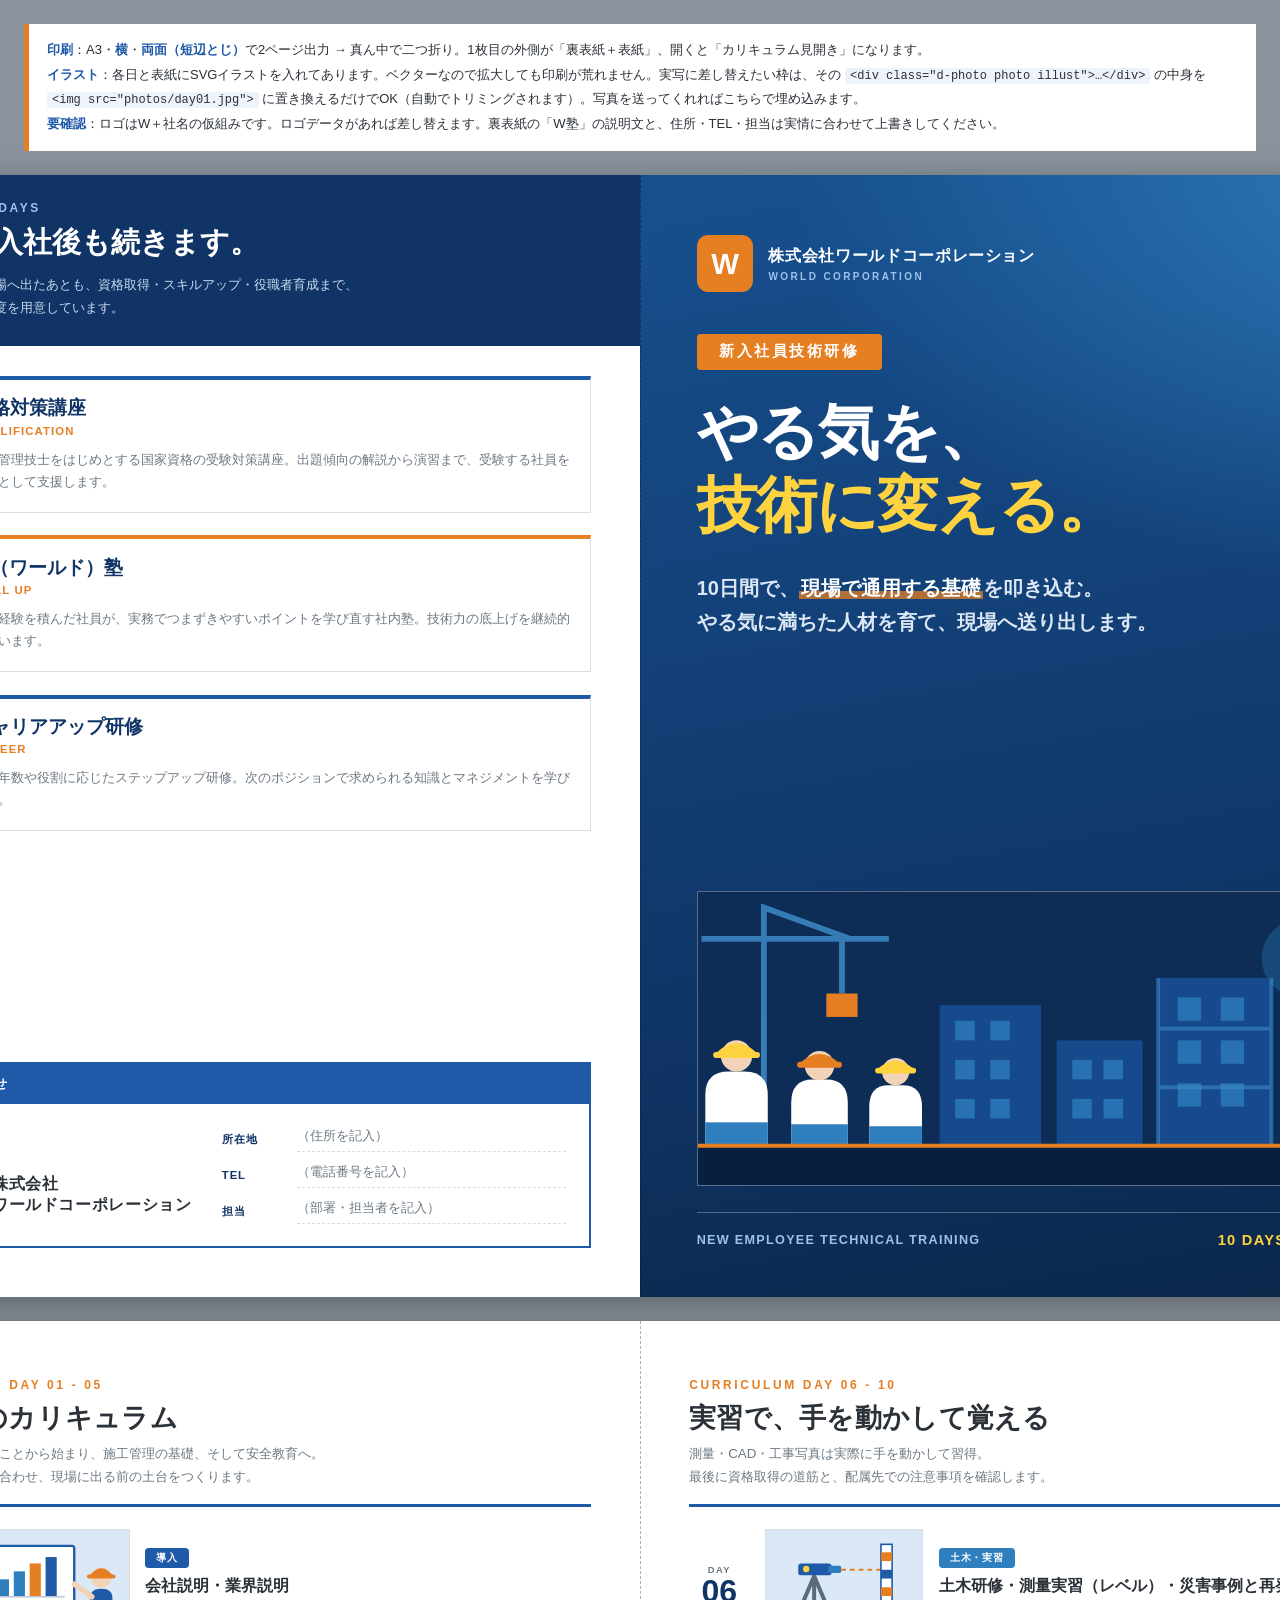
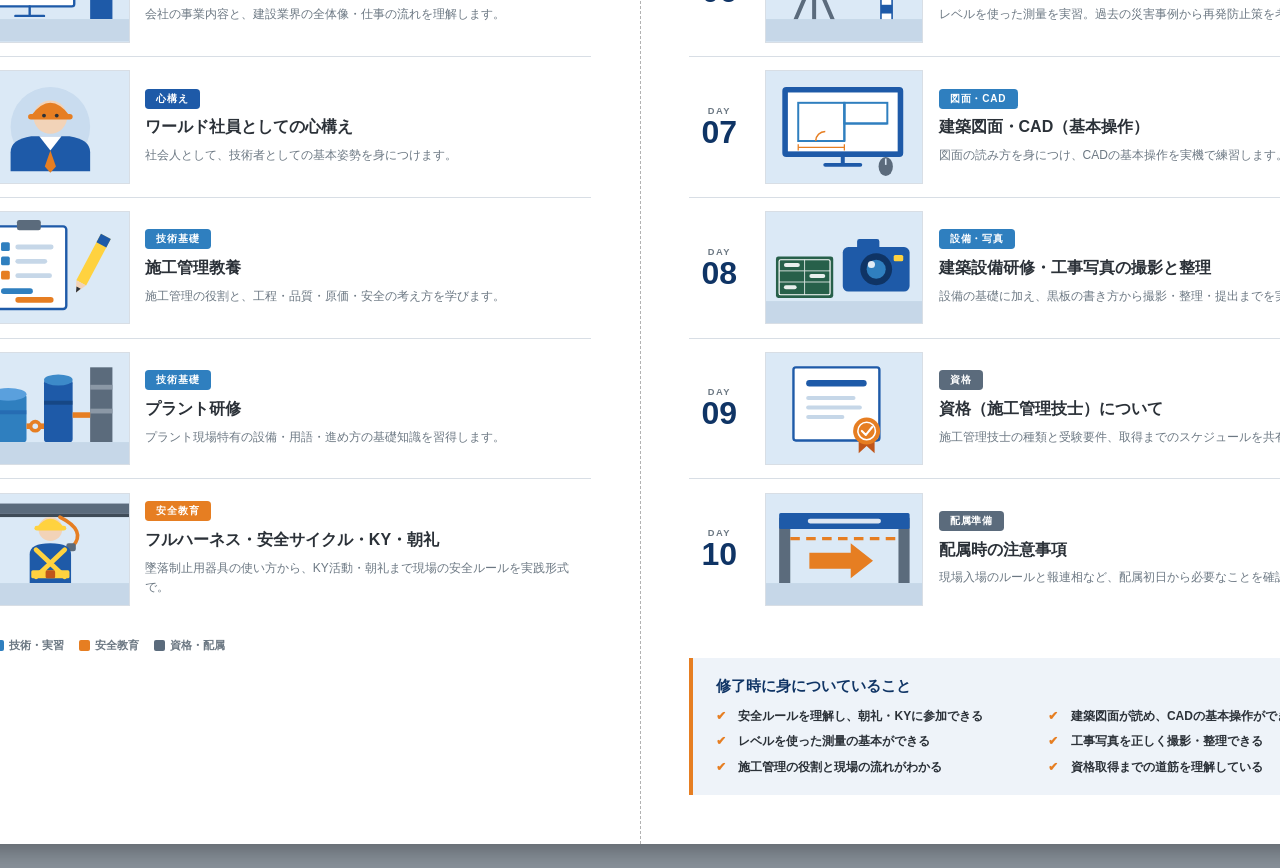
<file: kenshu-pamphlet-a3.html>
<!DOCTYPE html>
<html lang="ja">
<head>
<meta charset="UTF-8">
<meta name="viewport" content="width=device-width, initial-scale=1">
<title>新入社員技術研修 案内｜A3二つ折りパンフレット</title>
<style>
  :root{
    --blue:#1e5aa8;
    --blue-l:#2f7fbf;
    --blue-d:#0f3465;
    --orange:#e67e22;
    --yellow:#ffd23f;
    --slate:#5b6b7c;
    --ink:#2b3138;
    --ink-l:#6c7883;
    --line:#d8dee5;
    --tint:#eef3f9;
  }
  *{box-sizing:border-box;margin:0;padding:0;}
  html{-webkit-print-color-adjust:exact;print-color-adjust:exact;}
  body{
    font-family:"Noto Sans JP","Hiragino Kaku Gothic ProN","Yu Gothic",YuGothic,Meiryo,sans-serif;
    color:var(--ink);background:#8a939c;padding:24px;
    display:flex;flex-direction:column;align-items:center;gap:24px;
  }

  .note{
    max-width:420mm;width:100%;background:#fff;border-left:5px solid var(--orange);
    padding:14px 18px;font-size:13px;line-height:1.9;
  }
  .note b{color:var(--blue);}
  .note code{background:var(--tint);padding:1px 5px;border-radius:3px;font-size:12px;}

  /* ===== 用紙：A3横 ===== */
  .sheet{
    width:420mm;height:297mm;background:#fff;
    display:flex;position:relative;overflow:hidden;
    box-shadow:0 6px 26px rgba(0,0,0,.35);
  }
  .panel{width:210mm;height:297mm;position:relative;overflow:hidden;}
  .fold{position:absolute;left:50%;top:0;bottom:0;border-left:1px dashed rgba(0,0,0,.3);z-index:60;}

  /* ===== ロゴ ===== */
  .logo{display:flex;align-items:center;gap:4mm;}
  .logo .mark{
    width:15mm;height:15mm;background:var(--orange);color:#fff;
    display:flex;align-items:center;justify-content:center;
    font-size:22pt;font-weight:900;border-radius:3mm;line-height:1;
  }
  .logo .txt .ja{font-size:12pt;font-weight:800;letter-spacing:.04em;}
  .logo .txt .en{font-size:7.5pt;font-weight:700;letter-spacing:.24em;color:var(--ink-l);margin-top:1mm;}
  .cover .logo .txt .ja{color:#fff;}
  .cover .logo .txt .en{color:#9dc2ea;}

  /* ===== 写真枠 ===== */
  .photo{
    background:var(--tint);
    border:1px dashed #9fb3c8;
    display:flex;align-items:center;justify-content:center;
    color:#7d93a8;font-size:8.5pt;font-weight:700;text-align:center;
    overflow:hidden;
  }
  .photo img{width:100%;height:100%;object-fit:cover;display:block;}
  .photo.illust{border:1px solid var(--line);background:#dbe9f6;padding:0;}
  .photo.illust svg{width:100%;height:100%;display:block;}
  .cover-photo.illust{border:1px solid rgba(255,255,255,.3);background:#0d2c56;}

  /* ===== 1. 表紙 ===== */
  .cover{display:flex;flex-direction:column;padding:16mm 15mm 13mm;color:#fff;}
  .cover::before{
    content:"";position:absolute;inset:0;z-index:0;
    background:
      radial-gradient(130% 60% at 100% 0%, rgba(47,127,191,.9) 0%, rgba(15,52,101,0) 62%),
      linear-gradient(170deg,#17508f 0%,#0f3465 70%,#0b2749 100%);
  }
  .cover > *{position:relative;z-index:1;}
  .cover-badge{
    align-self:flex-start;margin-top:11mm;
    background:var(--orange);font-size:11.5pt;font-weight:800;letter-spacing:.16em;
    padding:2mm 6mm;border-radius:1mm;
  }
  .cover h1{
    margin-top:7mm;font-size:46pt;font-weight:900;line-height:1.18;letter-spacing:-.02em;
  }
  .cover h1 .y{color:var(--yellow);}
  .cover-sub{margin-top:8mm;font-size:15pt;font-weight:700;line-height:1.7;color:#dbe7f5;}
  .cover-sub .em{
    background:linear-gradient(transparent 62%, rgba(230,126,34,.75) 62%);
    padding:0 2px;color:#fff;
  }
  .cover-photo{height:78mm;margin-top:auto;border:none;background:rgba(255,255,255,.09);color:#a9c4e2;}
  .cover-foot{
    margin-top:7mm;display:flex;justify-content:space-between;align-items:center;
    border-top:1px solid rgba(255,255,255,.28);padding-top:5mm;
    font-size:9.5pt;letter-spacing:.1em;color:#9dc2ea;font-weight:700;
  }
  .cover-foot .days{color:var(--yellow);font-size:11pt;}

  /* ===== 2・3. カリキュラム ===== */
  .cur{display:flex;flex-direction:column;padding:15mm 13mm 13mm;}
  .cur-h{border-bottom:3px solid var(--blue);padding-bottom:4mm;margin-bottom:6mm;}
  .cur-h .eyebrow{
    font-size:9pt;font-weight:800;letter-spacing:.22em;color:var(--orange);
  }
  .cur-h h2{font-size:20pt;font-weight:900;margin-top:2mm;letter-spacing:.01em;}
  .cur-h p{font-size:10pt;color:var(--ink-l);margin-top:2mm;line-height:1.7;}

  .days{display:flex;flex-direction:column;gap:3.5mm;}
  .day{
    display:grid;grid-template-columns:16mm 42mm 1fr;gap:4mm;align-items:stretch;
    border-bottom:1px solid var(--line);padding-bottom:3.5mm;
  }
  .day:last-child{border-bottom:none;}
  .d-no{display:flex;flex-direction:column;align-items:center;justify-content:center;}
  .d-no .en{font-size:7pt;font-weight:800;letter-spacing:.16em;color:var(--ink-l);}
  .d-no .n{font-size:24pt;font-weight:900;line-height:1;color:var(--blue-d);}
  .d-photo{height:30mm;}
  .d-body{display:flex;flex-direction:column;justify-content:center;gap:2mm;}
  .tag{
    align-self:flex-start;color:#fff;font-size:7.5pt;font-weight:800;letter-spacing:.08em;
    padding:.8mm 3mm;border-radius:1mm;
  }
  .d-body h3{font-size:12pt;font-weight:800;line-height:1.4;}
  .d-body p{font-size:9pt;color:var(--ink-l);line-height:1.6;}

  .c-intro{background:var(--blue);}
  .c-tech{background:var(--blue-l);}
  .c-safe{background:var(--orange);}
  .c-career{background:var(--slate);}

  .legend{display:flex;gap:4mm;margin-top:5mm;flex-wrap:wrap;}
  .legend span{display:flex;align-items:center;gap:5px;font-size:8.5pt;font-weight:700;color:var(--ink-l);}
  .legend i{width:11px;height:11px;border-radius:2px;display:block;}

  .goal{margin-top:auto;background:var(--tint);border-left:4px solid var(--orange);padding:5mm 6mm;}
  .goal h4{font-size:11pt;font-weight:800;color:var(--blue-d);margin-bottom:3mm;}
  .goal ul{list-style:none;display:grid;grid-template-columns:1fr 1fr;gap:2mm 5mm;}
  .goal li{font-size:9pt;line-height:1.5;padding-left:6mm;position:relative;font-weight:600;}
  .goal li::before{content:"✔";position:absolute;left:0;color:var(--orange);font-weight:900;}

  /* ===== 4. 裏表紙 ===== */
  .back{display:flex;flex-direction:column;padding:15mm 13mm 13mm;}
  .back-h{background:var(--blue-d);color:#fff;padding:7mm 8mm;margin:-15mm -13mm 8mm;}
  .back-h .eyebrow{font-size:9pt;font-weight:800;letter-spacing:.22em;color:#9dc2ea;}
  .back-h h2{font-size:22pt;font-weight:900;margin-top:2mm;}
  .back-h p{font-size:10pt;color:#c8daf0;margin-top:3mm;line-height:1.7;}

  .courses{display:flex;flex-direction:column;gap:6mm;}
  .course{border:1px solid var(--line);border-top:4px solid var(--blue);}
  .course-t{
    display:flex;align-items:center;gap:4mm;padding:4mm 5mm 3mm;
  }
  .course-t .ico{
    width:11mm;height:11mm;border-radius:50%;background:var(--tint);color:var(--blue-d);
    display:flex;align-items:center;justify-content:center;font-size:13pt;font-weight:900;flex-shrink:0;
  }
  .course-t h3{font-size:14pt;font-weight:900;color:var(--blue-d);}
  .course-t .sub{font-size:8.5pt;font-weight:700;color:var(--orange);letter-spacing:.1em;margin-top:1mm;}
  .course-b{padding:0 5mm 5mm 20mm;font-size:9.5pt;line-height:1.75;color:var(--ink-l);}
  .course.accent{border-top-color:var(--orange);}
  .course.accent .course-t .ico{background:#fdf1e4;color:var(--orange);}

  .contact{margin-top:auto;border:2px solid var(--blue);}
  .contact-h{background:var(--blue);color:#fff;font-size:10pt;font-weight:800;letter-spacing:.14em;padding:3mm 6mm;}
  .contact-b{padding:6mm;display:flex;gap:8mm;align-items:flex-end;}
  .contact-rows{flex:1;display:grid;gap:3mm;}
  .contact-rows .row{display:grid;grid-template-columns:20mm 1fr;align-items:center;font-size:10pt;}
  .contact-rows .k{font-size:8.5pt;font-weight:800;color:var(--blue-d);letter-spacing:.08em;}
  .contact-rows .v{border-bottom:1px dashed var(--line);padding-bottom:1.5mm;color:var(--ink-l);}
  .contact-rows .v.fix{color:var(--ink);font-weight:800;border-bottom-style:solid;}

  @page{size:A3 landscape;margin:0;}
  @media print{
    body{background:#fff;padding:0;gap:0;display:block;}
    .note,.fold{display:none;}
    .sheet{box-shadow:none;page-break-after:always;break-after:page;}
    .sheet:last-child{page-break-after:auto;break-after:auto;}
  }
</style>
</head>
<body>

<div class="note">
  <b>印刷</b>：A3・<b>横</b>・<b>両面（短辺とじ）</b>で2ページ出力 → 真ん中で二つ折り。1枚目の外側が「裏表紙＋表紙」、開くと「カリキュラム見開き」になります。<br>
  <b>イラスト</b>：各日と表紙にSVGイラストを入れてあります。ベクターなので拡大しても印刷が荒れません。実写に差し替えたい枠は、その <code>&lt;div class="d-photo photo illust"&gt;…&lt;/div&gt;</code> の中身を <code>&lt;img src="photos/day01.jpg"&gt;</code> に置き換えるだけでOK（自動でトリミングされます）。写真を送ってくれればこちらで埋め込みます。<br>
  <b>要確認</b>：ロゴはW＋社名の仮組みです。ロゴデータがあれば差し替えます。裏表紙の「W塾」の説明文と、住所・TEL・担当は実情に合わせて上書きしてください。
</div>

<!-- ============ 1枚目：外面（左=裏表紙／右=表紙） ============ -->
<div class="sheet">
  <div class="fold"></div>

  <!-- 4. 裏表紙 -->
  <div class="panel back">
    <div class="back-h">
      <div class="eyebrow">AFTER THE 10 DAYS</div>
      <h2>研修は、入社後も続きます。</h2>
      <p>技術研修を終えて現場へ出たあとも、資格取得・スキルアップ・役職者育成まで、<br>段階に応じた教育制度を用意しています。</p>
    </div>

    <div class="courses">
      <div class="course">
        <div class="course-t">
          <div class="ico">資</div>
          <div>
            <h3>資格対策講座</h3>
            <div class="sub">QUALIFICATION</div>
          </div>
        </div>
        <div class="course-b">
          施工管理技士をはじめとする国家資格の受験対策講座。出題傾向の解説から演習まで、受験する社員を会社として支援します。
        </div>
      </div>

      <div class="course accent">
        <div class="course-t">
          <div class="ico">W</div>
          <div>
            <h3>W（ワールド）塾</h3>
            <div class="sub">SKILL UP</div>
          </div>
        </div>
        <div class="course-b">
          現場経験を積んだ社員が、実務でつまずきやすいポイントを学び直す社内塾。技術力の底上げを継続的に行います。
        </div>
      </div>

      <div class="course">
        <div class="course-t">
          <div class="ico">キ</div>
          <div>
            <h3>キャリアアップ研修</h3>
            <div class="sub">CAREER</div>
          </div>
        </div>
        <div class="course-b">
          経験年数や役割に応じたステップアップ研修。次のポジションで求められる知識とマネジメントを学びます。
        </div>
      </div>
    </div>

    <div class="contact">
      <div class="contact-h">お問い合わせ</div>
      <div class="contact-b">
        <div class="logo">
          <div class="mark">W</div>
          <div class="txt">
            <div class="ja">株式会社<br>ワールドコーポレーション</div>
          </div>
        </div>
        <div class="contact-rows">
          <div class="row"><span class="k">所在地</span><span class="v">（住所を記入）</span></div>
          <div class="row"><span class="k">TEL</span><span class="v">（電話番号を記入）</span></div>
          <div class="row"><span class="k">担当</span><span class="v">（部署・担当者を記入）</span></div>
        </div>
      </div>
    </div>
  </div>

  <!-- 1. 表紙 -->
  <div class="panel cover">
    <div class="logo">
      <div class="mark">W</div>
      <div class="txt">
        <div class="ja">株式会社ワールドコーポレーション</div>
        <div class="en">WORLD CORPORATION</div>
      </div>
    </div>

    <div class="cover-badge">新入社員技術研修</div>

    <h1>やる気を、<br><span class="y">技術に変える。</span></h1>

    <div class="cover-sub">
      10日間で、<span class="em">現場で通用する基礎</span>を叩き込む。<br>
      やる気に満ちた人材を育て、現場へ送り出します。
    </div>

    <div class="cover-photo photo illust">
      <svg viewBox="0 0 400 150" preserveAspectRatio="xMidYMid slice" xmlns="http://www.w3.org/2000/svg" role="img" aria-label="建設現場と研修生のイラスト">
        <rect width="400" height="150" fill="#0d2c56"/>
        <circle cx="335" cy="34" r="20" fill="#2f7fbf" opacity=".35"/>
        <!-- クレーン -->
        <g stroke="#3d8ac9" stroke-width="3" fill="none" opacity=".85">
          <path d="M60 130 L60 24"/>
          <path d="M28 24 L124 24"/>
          <path d="M60 24 L60 8 L104 24"/>
          <path d="M100 24 L100 52"/>
        </g>
        <rect x="92" y="52" width="16" height="12" fill="#e67e22"/>
        <!-- 建物 -->
        <g fill="#164a8c">
          <rect x="150" y="58" width="52" height="72"/>
          <rect x="210" y="76" width="44" height="54"/>
          <rect x="262" y="44" width="58" height="86"/>
        </g>
        <g fill="#2f7fbf" opacity=".75">
          <rect x="158" y="66" width="10" height="10"/><rect x="176" y="66" width="10" height="10"/>
          <rect x="158" y="86" width="10" height="10"/><rect x="176" y="86" width="10" height="10"/>
          <rect x="158" y="106" width="10" height="10"/><rect x="176" y="106" width="10" height="10"/>
          <rect x="218" y="86" width="10" height="10"/><rect x="234" y="86" width="10" height="10"/>
          <rect x="218" y="106" width="10" height="10"/><rect x="234" y="106" width="10" height="10"/>
          <rect x="272" y="54" width="12" height="12"/><rect x="294" y="54" width="12" height="12"/>
          <rect x="272" y="76" width="12" height="12"/><rect x="294" y="76" width="12" height="12"/>
          <rect x="272" y="98" width="12" height="12"/><rect x="294" y="98" width="12" height="12"/>
        </g>
        <!-- 足場 -->
        <g stroke="#3d8ac9" stroke-width="2" opacity=".6">
          <path d="M262 44 L262 130 M320 44 L320 130 M262 70 L320 70 M262 100 L320 100"/>
        </g>
        <!-- 研修生3人 -->
        <g>
          <g transform="translate(30,78)">
            <path d="M0 52 L0 26 Q0 14 12 14 L20 14 Q32 14 32 26 L32 52 Z" fill="#ffffff"/>
            <circle cx="16" cy="6" r="8" fill="#f2d3b8"/>
            <path d="M5 5 Q16 -6 27 5 Z" fill="#ffd23f"/>
            <rect x="4" y="4" width="24" height="3" rx="1.5" fill="#ffd23f"/>
            <rect x="0" y="40" width="32" height="12" fill="#2f7fbf"/>
          </g>
          <g transform="translate(74,84)">
            <path d="M0 46 L0 24 Q0 12 11 12 L18 12 Q29 12 29 24 L29 46 Z" fill="#ffffff"/>
            <circle cx="14.5" cy="5" r="7.5" fill="#f2d3b8"/>
            <path d="M4 4 Q14.5 -6 25 4 Z" fill="#e67e22"/>
            <rect x="3" y="3" width="23" height="3" rx="1.5" fill="#e67e22"/>
            <rect x="0" y="35" width="29" height="11" fill="#2f7fbf"/>
          </g>
          <g transform="translate(114,88)">
            <path d="M0 42 L0 22 Q0 11 10 11 L17 11 Q27 11 27 22 L27 42 Z" fill="#ffffff"/>
            <circle cx="13.5" cy="4" r="7" fill="#f2d3b8"/>
            <path d="M4 3 Q13.5 -6 23 3 Z" fill="#ffd23f"/>
            <rect x="3" y="2" width="21" height="3" rx="1.5" fill="#ffd23f"/>
            <rect x="0" y="32" width="27" height="10" fill="#2f7fbf"/>
          </g>
        </g>
        <rect y="130" width="400" height="20" fill="#08203f"/>
        <path d="M0 130 L400 130" stroke="#e67e22" stroke-width="2"/>
      </svg>
    </div>

    <div class="cover-foot">
      <span>NEW EMPLOYEE TECHNICAL TRAINING</span>
      <span class="days">10 DAYS PROGRAM</span>
    </div>
  </div>
</div>

<!-- ============ 2枚目：中面（左=2ページ／右=3ページ） ============ -->
<div class="sheet">
  <div class="fold"></div>

  <!-- 2. カリキュラム前半 -->
  <div class="panel cur">
    <div class="cur-h">
      <div class="eyebrow">CURRICULUM  DAY 01 - 05</div>
      <h2>10日間のカリキュラム</h2>
      <p>会社と業界を知ることから始まり、施工管理の基礎、そして安全教育へ。<br>座学と実習を組み合わせ、現場に出る前の土台をつくります。</p>
    </div>

    <div class="days">
      <div class="day">
        <div class="d-no"><span class="en">DAY</span><span class="n">01</span></div>
        <div class="d-photo photo illust"><svg viewBox="0 0 200 140" preserveAspectRatio="xMidYMid slice" xmlns="http://www.w3.org/2000/svg" role="img" aria-label="会社説明のイラスト"><rect width="200" height="140" fill="#dbe9f6"/>
<rect x="18" y="20" width="112" height="76" rx="3" fill="#ffffff" stroke="#1e5aa8" stroke-width="3"/>
<rect x="34" y="62" width="14" height="22" fill="#2f7fbf"/>
<rect x="54" y="52" width="14" height="32" fill="#2f7fbf"/>
<rect x="74" y="42" width="14" height="42" fill="#e67e22"/>
<rect x="94" y="34" width="14" height="50" fill="#1e5aa8"/>
<path d="M30 84 L118 84" stroke="#b9c6d3" stroke-width="2"/>
<path d="M74 96 L74 108 M56 108 L92 108" stroke="#1e5aa8" stroke-width="3" stroke-linecap="round"/>
<path d="M150 112 L150 86 Q150 74 164 74 Q178 74 178 86 L178 112 Z" fill="#1e5aa8"/>
<circle cx="164" cy="60" r="13" fill="#f2d3b8"/>
<path d="M149 58 Q164 38 179 58 Z" fill="#e67e22"/>
<rect x="146" y="56" width="36" height="5" rx="2.5" fill="#e67e22"/>
<path d="M152 84 L130 68" stroke="#f2d3b8" stroke-width="7" stroke-linecap="round"/>
<rect y="112" width="200" height="28" fill="#c6d7e8"/></svg></div>
        <div class="d-body">
          <span class="tag c-intro">導入</span>
          <h3>会社説明・業界説明</h3>
          <p>会社の事業内容と、建設業界の全体像・仕事の流れを理解します。</p>
        </div>
      </div>

      <div class="day">
        <div class="d-no"><span class="en">DAY</span><span class="n">02</span></div>
        <div class="d-photo photo illust"><svg viewBox="0 0 200 140" preserveAspectRatio="xMidYMid slice" xmlns="http://www.w3.org/2000/svg" role="img" aria-label="社員の心構えのイラスト"><rect width="200" height="140" fill="#dbe9f6"/>
<circle cx="100" cy="70" r="50" fill="#c9dcef"/>
<path d="M50 126 L50 102 Q50 86 76 82 L124 82 Q150 86 150 102 L150 126 Z" fill="#1e5aa8"/>
<path d="M86 82 L100 100 L114 82 Z" fill="#ffffff"/>
<path d="M100 100 L93 120 L100 128 L107 120 Z" fill="#e67e22"/>
<circle cx="100" cy="58" r="21" fill="#f2d3b8"/>
<path d="M76 56 Q100 24 124 56 Z" fill="#e67e22"/>
<rect x="72" y="54" width="56" height="7" rx="3.5" fill="#e67e22"/>
<circle cx="92" cy="56" r="2.4" fill="#2b3138"/><circle cx="108" cy="56" r="2.4" fill="#2b3138"/>
</svg></div>
        <div class="d-body">
          <span class="tag c-intro">心構え</span>
          <h3>ワールド社員としての心構え</h3>
          <p>社会人として、技術者としての基本姿勢を身につけます。</p>
        </div>
      </div>

      <div class="day">
        <div class="d-no"><span class="en">DAY</span><span class="n">03</span></div>
        <div class="d-photo photo illust"><svg viewBox="0 0 200 140" preserveAspectRatio="xMidYMid slice" xmlns="http://www.w3.org/2000/svg" role="img" aria-label="施工管理の書類とバーチャートのイラスト"><rect width="200" height="140" fill="#dbe9f6"/>
<rect x="26" y="18" width="94" height="104" rx="4" fill="#ffffff" stroke="#1e5aa8" stroke-width="3"/>
<rect x="58" y="10" width="30" height="13" rx="3" fill="#5b6b7c"/>
<rect x="38" y="38" width="11" height="11" rx="2" fill="#2f7fbf"/><rect x="56" y="41" width="48" height="6" rx="3" fill="#c6d7e8"/>
<rect x="38" y="56" width="11" height="11" rx="2" fill="#2f7fbf"/><rect x="56" y="59" width="40" height="6" rx="3" fill="#c6d7e8"/>
<rect x="38" y="74" width="11" height="11" rx="2" fill="#e67e22"/><rect x="56" y="77" width="46" height="6" rx="3" fill="#c6d7e8"/>
<rect x="38" y="96" width="40" height="7" rx="3.5" fill="#2f7fbf"/>
<rect x="56" y="107" width="48" height="7" rx="3.5" fill="#e67e22"/>
<g transform="rotate(28 150 70)">
<rect x="142" y="26" width="14" height="66" fill="#ffd23f"/>
<rect x="142" y="26" width="14" height="12" fill="#1e5aa8"/>
<path d="M142 92 L149 106 L156 92 Z" fill="#f2d3b8"/>
<path d="M146 99 L149 106 L152 99 Z" fill="#2b3138"/>
</g>
</svg></div>
        <div class="d-body">
          <span class="tag c-tech">技術基礎</span>
          <h3>施工管理教養</h3>
          <p>施工管理の役割と、工程・品質・原価・安全の考え方を学びます。</p>
        </div>
      </div>

      <div class="day">
        <div class="d-no"><span class="en">DAY</span><span class="n">04</span></div>
        <div class="d-photo photo illust"><svg viewBox="0 0 200 140" preserveAspectRatio="xMidYMid slice" xmlns="http://www.w3.org/2000/svg" role="img" aria-label="プラント設備のイラスト"><rect width="200" height="140" fill="#dbe9f6"/>
<rect x="24" y="52" width="46" height="60" rx="4" fill="#2f7fbf"/>
<ellipse cx="47" cy="52" rx="23" ry="8" fill="#5aa0dd"/>
<rect x="24" y="72" width="46" height="5" fill="#1e5aa8" opacity=".5"/>
<rect x="92" y="34" width="36" height="78" rx="4" fill="#1e5aa8"/>
<ellipse cx="110" cy="34" rx="18" ry="7" fill="#3d8ac9"/>
<rect x="92" y="60" width="36" height="5" fill="#0f3465" opacity=".5"/>
<rect x="150" y="18" width="28" height="94" fill="#5b6b7c"/>
<rect x="150" y="40" width="28" height="6" fill="#8b98a6"/><rect x="150" y="70" width="28" height="6" fill="#8b98a6"/>
<path d="M70 92 L92 92" stroke="#e67e22" stroke-width="7"/>
<path d="M128 78 L150 78" stroke="#e67e22" stroke-width="7"/>
<circle cx="81" cy="92" r="8" fill="#e67e22"/><circle cx="81" cy="92" r="3.5" fill="#dbe9f6"/>
<rect y="112" width="200" height="28" fill="#c6d7e8"/></svg></div>
        <div class="d-body">
          <span class="tag c-tech">技術基礎</span>
          <h3>プラント研修</h3>
          <p>プラント現場特有の設備・用語・進め方の基礎知識を習得します。</p>
        </div>
      </div>

      <div class="day">
        <div class="d-no"><span class="en">DAY</span><span class="n">05</span></div>
        <div class="d-photo photo illust"><svg viewBox="0 0 200 140" preserveAspectRatio="xMidYMid slice" xmlns="http://www.w3.org/2000/svg" role="img" aria-label="フルハーネスと安全帯のイラスト"><rect width="200" height="140" fill="#dbe9f6"/>
<rect x="0" y="12" width="200" height="13" fill="#5b6b7c"/>
<rect x="0" y="25" width="200" height="4" fill="#3f4b57"/>
<path d="M112 29 Q146 46 128 66" stroke="#e67e22" stroke-width="4.5" fill="none" stroke-linecap="round"/>
<rect x="120" y="62" width="12" height="10" rx="3" fill="#5b6b7c"/>
<path d="M74 112 L74 76 Q74 62 100 62 Q126 62 126 76 L126 112 Z" fill="#1e5aa8"/>
<circle cx="100" cy="44" r="15" fill="#f2d3b8"/>
<path d="M83 42 Q100 20 117 42 Z" fill="#ffd23f"/>
<rect x="80" y="40" width="40" height="6" rx="3" fill="#ffd23f"/>
<path d="M82 70 L118 104 M118 70 L82 104" stroke="#ffd23f" stroke-width="6" stroke-linecap="round"/>
<rect x="76" y="96" width="48" height="10" rx="2" fill="#ffd23f"/>
<rect x="94" y="96" width="12" height="10" rx="2" fill="#c0561a"/>
<rect y="112" width="200" height="28" fill="#c6d7e8"/></svg></div>
        <div class="d-body">
          <span class="tag c-safe">安全教育</span>
          <h3>フルハーネス・安全サイクル・KY・朝礼</h3>
          <p>墜落制止用器具の使い方から、KY活動・朝礼まで現場の安全ルールを実践形式で。</p>
        </div>
      </div>
    </div>

    <div class="legend">
      <span><i class="c-intro"></i>導入・心構え</span>
      <span><i class="c-tech"></i>技術・実習</span>
      <span><i class="c-safe"></i>安全教育</span>
      <span><i class="c-career"></i>資格・配属</span>
    </div>
  </div>

  <!-- 3. カリキュラム後半 -->
  <div class="panel cur">
    <div class="cur-h">
      <div class="eyebrow">CURRICULUM  DAY 06 - 10</div>
      <h2>実習で、手を動かして覚える</h2>
      <p>測量・CAD・工事写真は実際に手を動かして習得。<br>最後に資格取得の道筋と、配属先での注意事項を確認します。</p>
    </div>

    <div class="days">
      <div class="day">
        <div class="d-no"><span class="en">DAY</span><span class="n">06</span></div>
        <div class="d-photo photo illust"><svg viewBox="0 0 200 140" preserveAspectRatio="xMidYMid slice" xmlns="http://www.w3.org/2000/svg" role="img" aria-label="レベル測量の実習イラスト"><rect width="200" height="140" fill="#dbe9f6"/>
<path d="M62 58 L38 114 M62 58 L86 114 M62 58 L62 114" stroke="#5b6b7c" stroke-width="5" stroke-linecap="round"/>
<rect x="42" y="42" width="42" height="15" rx="4" fill="#1e5aa8"/>
<rect x="80" y="45" width="16" height="9" rx="2" fill="#2f7fbf"/>
<circle cx="52" cy="49" r="4" fill="#ffd23f"/>
<path d="M96 50 L146 50" stroke="#e67e22" stroke-width="2.5" stroke-dasharray="6 5"/>
<rect x="146" y="18" width="14" height="96" fill="#ffffff" stroke="#1e5aa8" stroke-width="2"/>
<rect x="146" y="28" width="14" height="11" fill="#e67e22"/>
<rect x="146" y="50" width="14" height="11" fill="#1e5aa8"/>
<rect x="146" y="72" width="14" height="11" fill="#e67e22"/>
<rect x="146" y="94" width="14" height="11" fill="#1e5aa8"/>
<rect y="112" width="200" height="28" fill="#c6d7e8"/></svg></div>
        <div class="d-body">
          <span class="tag c-tech">土木・実習</span>
          <h3>土木研修・測量実習（レベル）・災害事例と再発防止</h3>
          <p>レベルを使った測量を実習。過去の災害事例から再発防止策を考えます。</p>
        </div>
      </div>

      <div class="day">
        <div class="d-no"><span class="en">DAY</span><span class="n">07</span></div>
        <div class="d-photo photo illust"><svg viewBox="0 0 200 140" preserveAspectRatio="xMidYMid slice" xmlns="http://www.w3.org/2000/svg" role="img" aria-label="CADで図面を描くイラスト"><rect width="200" height="140" fill="#dbe9f6"/>
<rect x="22" y="20" width="152" height="88" rx="5" fill="#1e5aa8"/>
<rect x="29" y="27" width="138" height="74" fill="#ffffff"/>
<g stroke="#2f7fbf" stroke-width="2.5" fill="none">
<rect x="42" y="40" width="58" height="48"/>
<rect x="100" y="40" width="54" height="26"/>
<path d="M100 66 L154 66"/>
</g>
<path d="M100 40 L100 88" stroke="#2f7fbf" stroke-width="2.5"/>
<path d="M64 88 A12 12 0 0 1 76 76" stroke="#e67e22" stroke-width="2" fill="none"/>
<path d="M42 96 L100 96" stroke="#e67e22" stroke-width="1.6"/>
<path d="M42 92 L42 100 M100 92 L100 100" stroke="#e67e22" stroke-width="1.6"/>
<path d="M98 108 L98 118 M76 118 L120 118" stroke="#1e5aa8" stroke-width="5" stroke-linecap="round"/>
<ellipse cx="152" cy="120" rx="9" ry="12" fill="#5b6b7c"/>
<path d="M152 110 L152 118" stroke="#dbe9f6" stroke-width="2"/>
</svg></div>
        <div class="d-body">
          <span class="tag c-tech">図面・CAD</span>
          <h3>建築図面・CAD（基本操作）</h3>
          <p>図面の読み方を身につけ、CADの基本操作を実機で練習します。</p>
        </div>
      </div>

      <div class="day">
        <div class="d-no"><span class="en">DAY</span><span class="n">08</span></div>
        <div class="d-photo photo illust"><svg viewBox="0 0 200 140" preserveAspectRatio="xMidYMid slice" xmlns="http://www.w3.org/2000/svg" role="img" aria-label="工事写真の撮影と黒板のイラスト"><rect width="200" height="140" fill="#dbe9f6"/>
<rect x="14" y="56" width="72" height="52" rx="3" fill="#27604a"/>
<rect x="18" y="60" width="64" height="44" rx="2" fill="none" stroke="#ffffff" stroke-width="1.5"/>
<path d="M18 74 L82 74 M18 88 L82 88 M50 60 L50 104" stroke="#ffffff" stroke-width="1.2" opacity=".8"/>
<rect x="24" y="64" width="20" height="5" rx="2.5" fill="#ffffff" opacity=".9"/>
<rect x="56" y="78" width="20" height="5" rx="2.5" fill="#ffffff" opacity=".9"/>
<rect x="24" y="92" width="16" height="5" rx="2.5" fill="#ffffff" opacity=".9"/>
<rect x="98" y="44" width="84" height="56" rx="7" fill="#1e5aa8"/>
<rect x="116" y="34" width="28" height="12" rx="3" fill="#1e5aa8"/>
<circle cx="140" cy="72" r="20" fill="#0f3465"/>
<circle cx="140" cy="72" r="12" fill="#2f7fbf"/>
<circle cx="134" cy="66" r="4.5" fill="#ffffff" opacity=".85"/>
<rect x="162" y="54" width="12" height="8" rx="2" fill="#ffd23f"/>
<rect y="112" width="200" height="28" fill="#c6d7e8"/></svg></div>
        <div class="d-body">
          <span class="tag c-tech">設備・写真</span>
          <h3>建築設備研修・工事写真の撮影と整理</h3>
          <p>設備の基礎に加え、黒板の書き方から撮影・整理・提出までを実践します。</p>
        </div>
      </div>

      <div class="day">
        <div class="d-no"><span class="en">DAY</span><span class="n">09</span></div>
        <div class="d-photo photo illust"><svg viewBox="0 0 200 140" preserveAspectRatio="xMidYMid slice" xmlns="http://www.w3.org/2000/svg" role="img" aria-label="資格証書のイラスト"><rect width="200" height="140" fill="#dbe9f6"/>
<rect x="36" y="18" width="108" height="92" rx="3" fill="#ffffff" stroke="#1e5aa8" stroke-width="3"/>
<rect x="52" y="34" width="76" height="8" rx="4" fill="#1e5aa8"/>
<rect x="52" y="54" width="62" height="5" rx="2.5" fill="#c6d7e8"/>
<rect x="52" y="66" width="70" height="5" rx="2.5" fill="#c6d7e8"/>
<rect x="52" y="78" width="48" height="5" rx="2.5" fill="#c6d7e8"/>
<path d="M118 102 L118 126 L128 117 L138 126 L138 102 Z" fill="#c0561a"/>
<circle cx="128" cy="98" r="17" fill="#e67e22"/>
<circle cx="128" cy="98" r="11" fill="none" stroke="#ffffff" stroke-width="2"/>
<path d="M122 98 L127 103 L135 93" stroke="#ffffff" stroke-width="2.6" fill="none" stroke-linecap="round" stroke-linejoin="round"/>
</svg></div>
        <div class="d-body">
          <span class="tag c-career">資格</span>
          <h3>資格（施工管理技士）について</h3>
          <p>施工管理技士の種類と受験要件、取得までのスケジュールを共有します。</p>
        </div>
      </div>

      <div class="day">
        <div class="d-no"><span class="en">DAY</span><span class="n">10</span></div>
        <div class="d-photo photo illust"><svg viewBox="0 0 200 140" preserveAspectRatio="xMidYMid slice" xmlns="http://www.w3.org/2000/svg" role="img" aria-label="現場ゲートと配属のイラスト"><rect width="200" height="140" fill="#dbe9f6"/>
<rect x="18" y="30" width="14" height="82" fill="#5b6b7c"/>
<rect x="168" y="30" width="14" height="82" fill="#5b6b7c"/>
<rect x="18" y="24" width="164" height="20" rx="2" fill="#1e5aa8"/>
<rect x="54" y="31" width="92" height="6" rx="3" fill="#ffffff" opacity=".85"/>
<path d="M56 74 L108 74 L108 62 L136 84 L108 106 L108 94 L56 94 Z" fill="#e67e22"/>
<path d="M32 56 L168 56" stroke="#e67e22" stroke-width="4" stroke-dasharray="12 8"/>
<rect y="112" width="200" height="28" fill="#c6d7e8"/></svg></div>
        <div class="d-body">
          <span class="tag c-career">配属準備</span>
          <h3>配属時の注意事項</h3>
          <p>現場入場のルールと報連相など、配属初日から必要なことを確認します。</p>
        </div>
      </div>
    </div>

    <div class="goal">
      <h4>修了時に身についていること</h4>
      <ul>
        <li>安全ルールを理解し、朝礼・KYに参加できる</li>
        <li>建築図面が読め、CADの基本操作ができる</li>
        <li>レベルを使った測量の基本ができる</li>
        <li>工事写真を正しく撮影・整理できる</li>
        <li>施工管理の役割と現場の流れがわかる</li>
        <li>資格取得までの道筋を理解している</li>
      </ul>
    </div>
  </div>
</div>

</body>
</html>
</file>
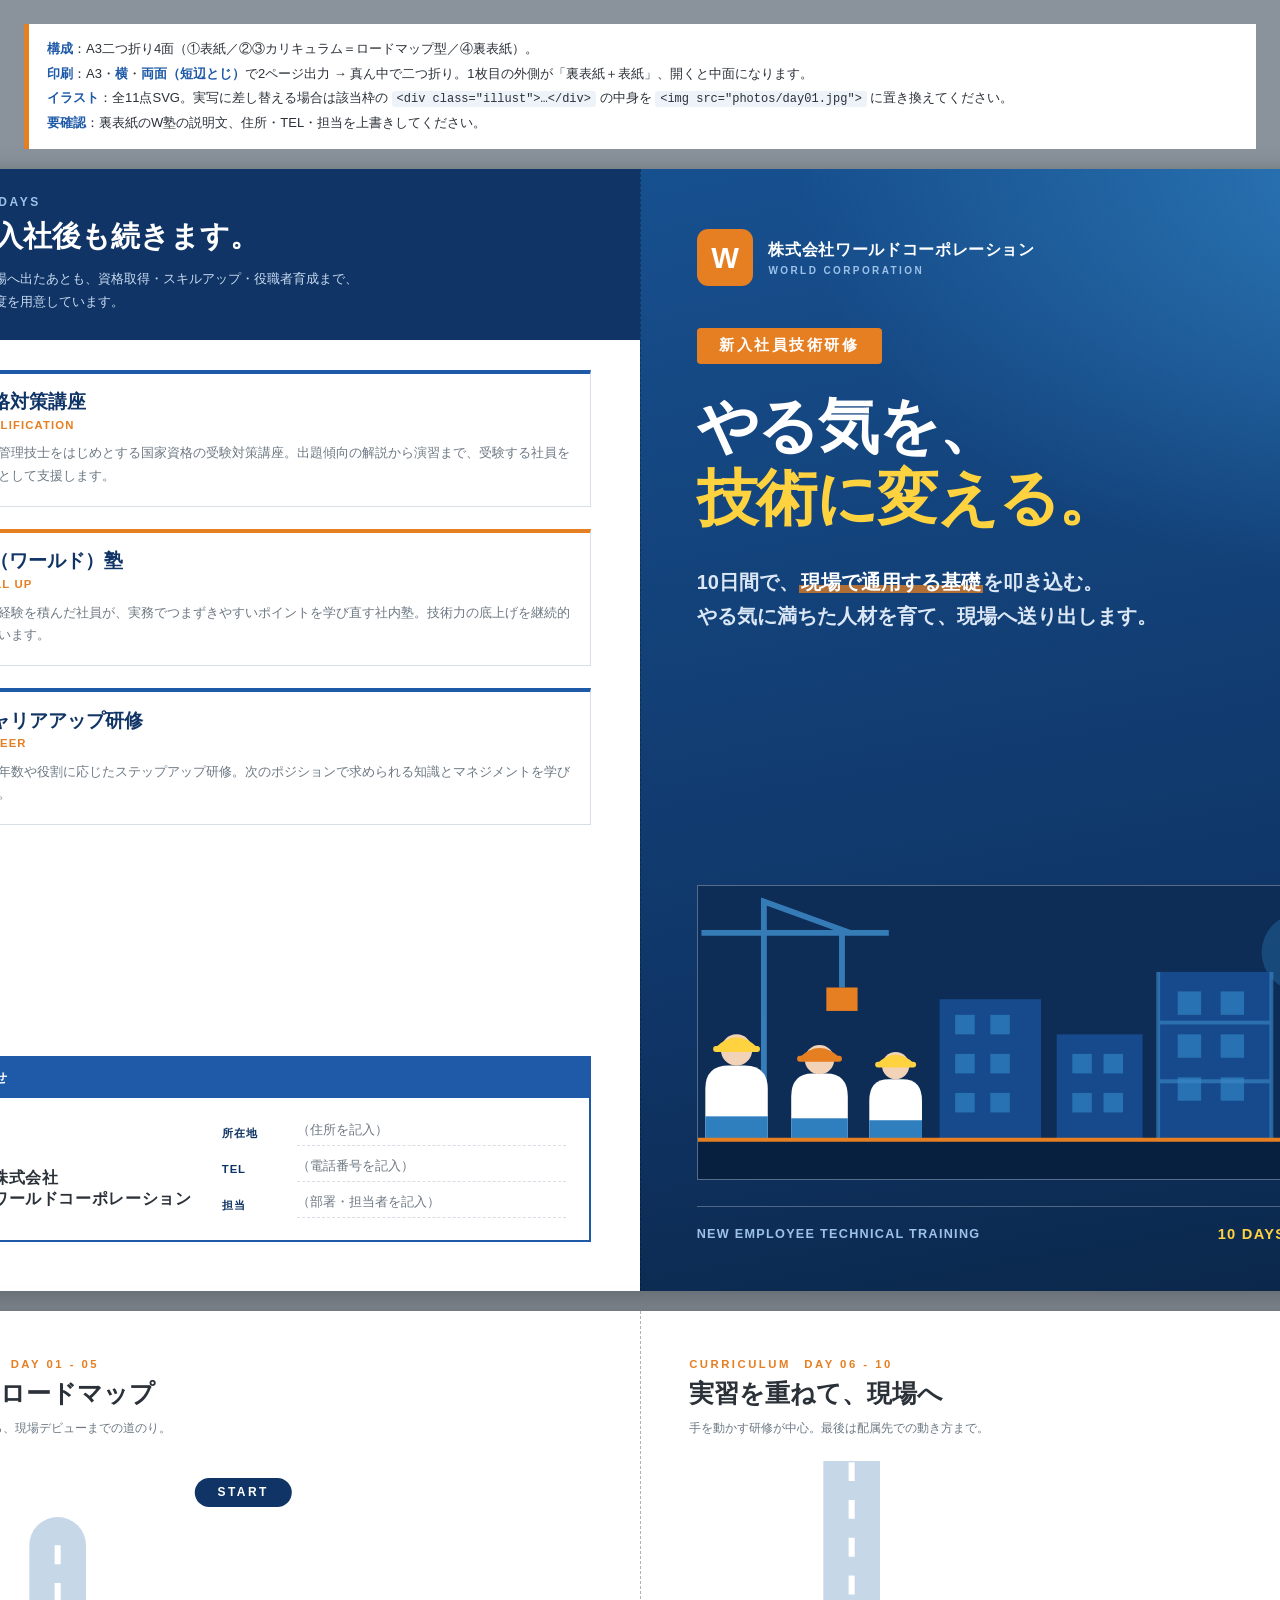
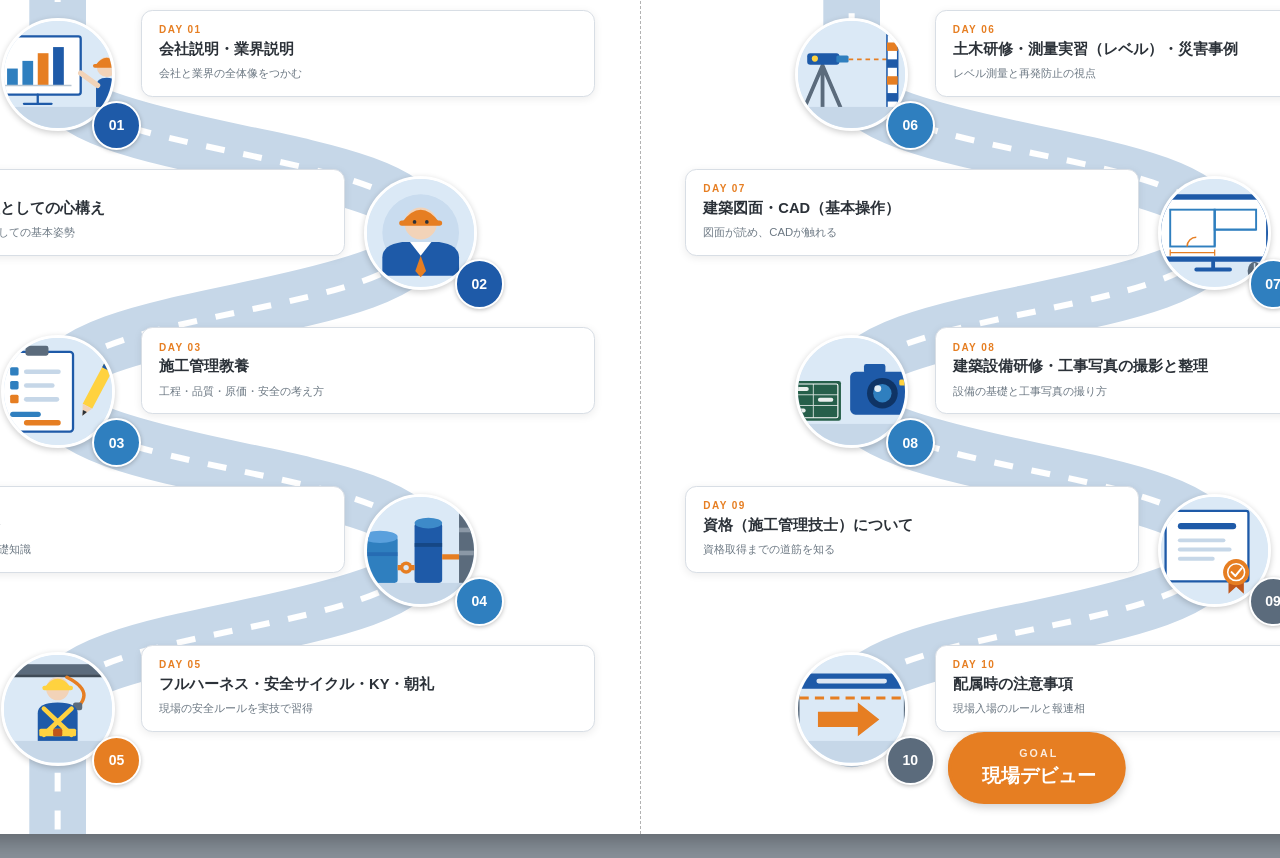
<file: kenshu-pamphlet-final-roadmap.html>
<!DOCTYPE html>
<html lang="ja">
<head>
<meta charset="UTF-8">
<meta name="viewport" content="width=device-width, initial-scale=1">
<title>新入社員技術研修 案内｜A3二つ折りパンフレット</title>
<style>
  :root{
    --blue:#1e5aa8;
    --blue-l:#2f7fbf;
    --blue-d:#0f3465;
    --orange:#e67e22;
    --yellow:#ffd23f;
    --slate:#5b6b7c;
    --ink:#2b3138;
    --ink-l:#6c7883;
    --line:#d8dee5;
    --tint:#eef3f9;
  }
  *{box-sizing:border-box;margin:0;padding:0;}
  html{-webkit-print-color-adjust:exact;print-color-adjust:exact;}
  body{
    font-family:"Noto Sans JP","Hiragino Kaku Gothic ProN","Yu Gothic",YuGothic,Meiryo,sans-serif;
    color:var(--ink);background:#8a939c;padding:24px;
    display:flex;flex-direction:column;align-items:center;gap:24px;
  }

  .note{
    max-width:420mm;width:100%;background:#fff;border-left:5px solid var(--orange);
    padding:14px 18px;font-size:13px;line-height:1.9;
  }
  .note b{color:var(--blue);}
  .note code{background:var(--tint);padding:1px 5px;border-radius:3px;font-size:12px;}

  /* ===== 用紙：A3横 ===== */
  .sheet{
    width:420mm;height:297mm;background:#fff;
    display:flex;position:relative;overflow:hidden;
    box-shadow:0 6px 26px rgba(0,0,0,.35);
  }
  .panel{width:210mm;height:297mm;position:relative;overflow:hidden;}
  .fold{position:absolute;left:50%;top:0;bottom:0;border-left:1px dashed rgba(0,0,0,.3);z-index:60;}

  /* ===== ロゴ ===== */
  .logo{display:flex;align-items:center;gap:4mm;}
  .logo .mark{
    width:15mm;height:15mm;background:var(--orange);color:#fff;
    display:flex;align-items:center;justify-content:center;
    font-size:22pt;font-weight:900;border-radius:3mm;line-height:1;
  }
  .logo .txt .ja{font-size:12pt;font-weight:800;letter-spacing:.04em;}
  .logo .txt .en{font-size:7.5pt;font-weight:700;letter-spacing:.24em;color:var(--ink-l);margin-top:1mm;}
  .cover .logo .txt .ja{color:#fff;}
  .cover .logo .txt .en{color:#9dc2ea;}

  /* ===== 写真枠 ===== */
  .photo{
    background:var(--tint);
    border:1px dashed #9fb3c8;
    display:flex;align-items:center;justify-content:center;
    color:#7d93a8;font-size:8.5pt;font-weight:700;text-align:center;
    overflow:hidden;
  }
  .photo img{width:100%;height:100%;object-fit:cover;display:block;}
  .photo.illust{border:1px solid var(--line);background:#dbe9f6;padding:0;}
  .photo.illust svg{width:100%;height:100%;display:block;}
  .cover-photo.illust{border:1px solid rgba(255,255,255,.3);background:#0d2c56;}

  /* ===== 1. 表紙 ===== */
  .cover{display:flex;flex-direction:column;padding:16mm 15mm 13mm;color:#fff;}
  .cover::before{
    content:"";position:absolute;inset:0;z-index:0;
    background:
      radial-gradient(130% 60% at 100% 0%, rgba(47,127,191,.9) 0%, rgba(15,52,101,0) 62%),
      linear-gradient(170deg,#17508f 0%,#0f3465 70%,#0b2749 100%);
  }
  .cover > *{position:relative;z-index:1;}
  .cover-badge{
    align-self:flex-start;margin-top:11mm;
    background:var(--orange);font-size:11.5pt;font-weight:800;letter-spacing:.16em;
    padding:2mm 6mm;border-radius:1mm;
  }
  .cover h1{
    margin-top:7mm;font-size:46pt;font-weight:900;line-height:1.18;letter-spacing:-.02em;
  }
  .cover h1 .y{color:var(--yellow);}
  .cover-sub{margin-top:8mm;font-size:15pt;font-weight:700;line-height:1.7;color:#dbe7f5;}
  .cover-sub .em{
    background:linear-gradient(transparent 62%, rgba(230,126,34,.75) 62%);
    padding:0 2px;color:#fff;
  }
  .cover-photo{height:78mm;margin-top:auto;border:none;background:rgba(255,255,255,.09);color:#a9c4e2;}
  .cover-foot{
    margin-top:7mm;display:flex;justify-content:space-between;align-items:center;
    border-top:1px solid rgba(255,255,255,.28);padding-top:5mm;
    font-size:9.5pt;letter-spacing:.1em;color:#9dc2ea;font-weight:700;
  }
  .cover-foot .days{color:var(--yellow);font-size:11pt;}

  /* ===== 2・3. カリキュラム ===== */
  .cur{display:flex;flex-direction:column;padding:15mm 13mm 13mm;}
  .cur-h{border-bottom:3px solid var(--blue);padding-bottom:4mm;margin-bottom:6mm;}
  .cur-h .eyebrow{
    font-size:9pt;font-weight:800;letter-spacing:.22em;color:var(--orange);
  }
  .cur-h h2{font-size:20pt;font-weight:900;margin-top:2mm;letter-spacing:.01em;}
  .cur-h p{font-size:10pt;color:var(--ink-l);margin-top:2mm;line-height:1.7;}

  .days{display:flex;flex-direction:column;gap:3.5mm;}
  .day{
    display:grid;grid-template-columns:16mm 42mm 1fr;gap:4mm;align-items:stretch;
    border-bottom:1px solid var(--line);padding-bottom:3.5mm;
  }
  .day:last-child{border-bottom:none;}
  .d-no{display:flex;flex-direction:column;align-items:center;justify-content:center;}
  .d-no .en{font-size:7pt;font-weight:800;letter-spacing:.16em;color:var(--ink-l);}
  .d-no .n{font-size:24pt;font-weight:900;line-height:1;color:var(--blue-d);}
  .d-photo{height:30mm;}
  .d-body{display:flex;flex-direction:column;justify-content:center;gap:2mm;}
  .tag{
    align-self:flex-start;color:#fff;font-size:7.5pt;font-weight:800;letter-spacing:.08em;
    padding:.8mm 3mm;border-radius:1mm;
  }
  .d-body h3{font-size:12pt;font-weight:800;line-height:1.4;}
  .d-body p{font-size:9pt;color:var(--ink-l);line-height:1.6;}

  .c-intro{background:var(--blue);}
  .c-tech{background:var(--blue-l);}
  .c-safe{background:var(--orange);}
  .c-career{background:var(--slate);}

  .legend{display:flex;gap:4mm;margin-top:5mm;flex-wrap:wrap;}
  .legend span{display:flex;align-items:center;gap:5px;font-size:8.5pt;font-weight:700;color:var(--ink-l);}
  .legend i{width:11px;height:11px;border-radius:2px;display:block;}

  .goal{margin-top:auto;background:var(--tint);border-left:4px solid var(--orange);padding:5mm 6mm;}
  .goal h4{font-size:11pt;font-weight:800;color:var(--blue-d);margin-bottom:3mm;}
  .goal ul{list-style:none;display:grid;grid-template-columns:1fr 1fr;gap:2mm 5mm;}
  .goal li{font-size:9pt;line-height:1.5;padding-left:6mm;position:relative;font-weight:600;}
  .goal li::before{content:"✔";position:absolute;left:0;color:var(--orange);font-weight:900;}

  /* ===== 4. 裏表紙 ===== */
  .back{display:flex;flex-direction:column;padding:15mm 13mm 13mm;}
  .back-h{background:var(--blue-d);color:#fff;padding:7mm 8mm;margin:-15mm -13mm 8mm;}
  .back-h .eyebrow{font-size:9pt;font-weight:800;letter-spacing:.22em;color:#9dc2ea;}
  .back-h h2{font-size:22pt;font-weight:900;margin-top:2mm;}
  .back-h p{font-size:10pt;color:#c8daf0;margin-top:3mm;line-height:1.7;}

  .courses{display:flex;flex-direction:column;gap:6mm;}
  .course{border:1px solid var(--line);border-top:4px solid var(--blue);}
  .course-t{
    display:flex;align-items:center;gap:4mm;padding:4mm 5mm 3mm;
  }
  .course-t .ico{
    width:11mm;height:11mm;border-radius:50%;background:var(--tint);color:var(--blue-d);
    display:flex;align-items:center;justify-content:center;font-size:13pt;font-weight:900;flex-shrink:0;
  }
  .course-t h3{font-size:14pt;font-weight:900;color:var(--blue-d);}
  .course-t .sub{font-size:8.5pt;font-weight:700;color:var(--orange);letter-spacing:.1em;margin-top:1mm;}
  .course-b{padding:0 5mm 5mm 20mm;font-size:9.5pt;line-height:1.75;color:var(--ink-l);}
  .course.accent{border-top-color:var(--orange);}
  .course.accent .course-t .ico{background:#fdf1e4;color:var(--orange);}

  .contact{margin-top:auto;border:2px solid var(--blue);}
  .contact-h{background:var(--blue);color:#fff;font-size:10pt;font-weight:800;letter-spacing:.14em;padding:3mm 6mm;}
  .contact-b{padding:6mm;display:flex;gap:8mm;align-items:flex-end;}
  .contact-rows{flex:1;display:grid;gap:3mm;}
  .contact-rows .row{display:grid;grid-template-columns:20mm 1fr;align-items:center;font-size:10pt;}
  .contact-rows .k{font-size:8.5pt;font-weight:800;color:var(--blue-d);letter-spacing:.08em;}
  .contact-rows .v{border-bottom:1px dashed var(--line);padding-bottom:1.5mm;color:var(--ink-l);}
  .contact-rows .v.fix{color:var(--ink);font-weight:800;border-bottom-style:solid;}

  @page{size:A3 landscape;margin:0;}
  @media print{
    body{background:#fff;padding:0;gap:0;display:block;}
    .note,.fold{display:none;}
    .sheet{box-shadow:none;page-break-after:always;break-after:page;}
    .sheet:last-child{page-break-after:auto;break-after:auto;}
  }

/* ===== 中面：ロードマップ型 ===== */

  :root{
    --blue:#1e5aa8; --blue-l:#2f7fbf; --blue-d:#0f3465;
    --orange:#e67e22; --yellow:#ffd23f; --slate:#5b6b7c;
    --ink:#2b3138; --ink-l:#6c7883; --line:#d8dee5; --tint:#eef3f9;
  }
  *{box-sizing:border-box;margin:0;padding:0;}
  html{-webkit-print-color-adjust:exact;print-color-adjust:exact;}
  body{
    font-family:"Noto Sans JP","Hiragino Kaku Gothic ProN","Yu Gothic",YuGothic,Meiryo,sans-serif;
    color:var(--ink);background:#8a939c;padding:24px;
    display:flex;flex-direction:column;align-items:center;gap:20px;
  }
  .note{max-width:420mm;width:100%;background:#fff;border-left:5px solid var(--orange);padding:13px 18px;font-size:13px;line-height:1.9;}
  .note b{color:var(--blue);}
  .sheet{width:420mm;height:297mm;background:#fff;display:flex;position:relative;overflow:hidden;box-shadow:0 6px 26px rgba(0,0,0,.35);}
  .panel{width:210mm;height:297mm;position:relative;overflow:hidden;}
  .fold{position:absolute;left:50%;top:0;bottom:0;border-left:1px dashed rgba(0,0,0,.3);z-index:60;}
  .illust{overflow:hidden;background:#dbe9f6;}
  .illust svg{width:100%;height:100%;display:block;}
  .c-intro{background:var(--blue);} .c-tech{background:var(--blue-l);}
  .c-safe{background:var(--orange);} .c-career{background:var(--slate);}
  @page{size:A3 landscape;margin:0;}
  @media print{
    body{background:#fff;padding:0;gap:0;display:block;}
    .note,.fold{display:none;}
    .sheet{box-shadow:none;}
  }

  .rm{padding:0;}
  .rm .hd{position:absolute;top:0;left:0;right:0;padding:12mm 13mm 6mm;z-index:5;background:#fff;}
  .rm .hd .eb{font-size:8.5pt;font-weight:800;letter-spacing:.22em;color:var(--orange);}
  .rm .hd h2{font-size:19pt;font-weight:900;margin-top:1.5mm;}
  .rm .hd p{font-size:9pt;color:var(--ink-l);margin-top:2mm;line-height:1.6;}
  .road{position:absolute;inset:0;z-index:1;}
  .stop{
    position:absolute;width:30mm;height:30mm;border-radius:50%;z-index:4;
    border:3px solid #fff;box-shadow:0 2px 6px rgba(0,0,0,.2);overflow:hidden;background:#dbe9f6;
  }
  .stop svg{width:100%;height:100%;}
  .pin{
    position:absolute;width:13mm;height:13mm;border-radius:50%;z-index:5;
    color:#fff;font-size:10.5pt;font-weight:900;display:flex;align-items:center;justify-content:center;
    border:2.5px solid #fff;box-shadow:0 1px 4px rgba(0,0,0,.25);
  }
  .lbl{
    position:absolute;z-index:4;background:#fff;border:1px solid var(--line);
    border-radius:3mm;padding:3.5mm 4.5mm;box-shadow:0 2px 8px rgba(0,0,0,.08);
  }
  .lbl .d{font-size:7.5pt;font-weight:900;letter-spacing:.14em;color:var(--orange);}
  .lbl h3{font-size:11pt;font-weight:800;line-height:1.4;margin-top:1mm;}
  .lbl p{font-size:8.5pt;color:var(--ink-l);line-height:1.55;margin-top:1.5mm;}
  .goal{
    position:absolute;left:50%;transform:translateX(-50%);bottom:8mm;z-index:5;
    background:var(--orange);color:#fff;padding:4mm 8mm;border-radius:20mm;text-align:center;
    box-shadow:0 3px 10px rgba(0,0,0,.2);
  }
  .goal .s{font-size:8pt;font-weight:800;letter-spacing:.2em;opacity:.85;}
  .goal .b{font-size:14pt;font-weight:900;margin-top:1mm;}
  .start{
    position:absolute;left:50%;transform:translateX(-50%);top:44mm;z-index:5;
    background:var(--blue-d);color:#fff;font-size:9pt;font-weight:900;letter-spacing:.2em;
    padding:2mm 6mm;border-radius:20mm;
  }

</style>
</head>
<body>

<div class="note">
  <b>構成</b>：A3二つ折り4面（①表紙／②③カリキュラム＝ロードマップ型／④裏表紙）。<br>
  <b>印刷</b>：A3・<b>横</b>・<b>両面（短辺とじ）</b>で2ページ出力 → 真ん中で二つ折り。1枚目の外側が「裏表紙＋表紙」、開くと中面になります。<br>
  <b>イラスト</b>：全11点SVG。実写に差し替える場合は該当枠の <code>&lt;div class="illust"&gt;…&lt;/div&gt;</code> の中身を <code>&lt;img src="photos/day01.jpg"&gt;</code> に置き換えてください。<br>
  <b>要確認</b>：裏表紙のW塾の説明文、住所・TEL・担当を上書きしてください。
</div>

<!-- ============ 1枚目：外面（左=裏表紙／右=表紙） ============ -->
<div class="sheet">
  <div class="fold"></div>

  <!-- 4. 裏表紙 -->
  <div class="panel back">
    <div class="back-h">
      <div class="eyebrow">AFTER THE 10 DAYS</div>
      <h2>研修は、入社後も続きます。</h2>
      <p>技術研修を終えて現場へ出たあとも、資格取得・スキルアップ・役職者育成まで、<br>段階に応じた教育制度を用意しています。</p>
    </div>

    <div class="courses">
      <div class="course">
        <div class="course-t">
          <div class="ico">資</div>
          <div>
            <h3>資格対策講座</h3>
            <div class="sub">QUALIFICATION</div>
          </div>
        </div>
        <div class="course-b">
          施工管理技士をはじめとする国家資格の受験対策講座。出題傾向の解説から演習まで、受験する社員を会社として支援します。
        </div>
      </div>

      <div class="course accent">
        <div class="course-t">
          <div class="ico">W</div>
          <div>
            <h3>W（ワールド）塾</h3>
            <div class="sub">SKILL UP</div>
          </div>
        </div>
        <div class="course-b">
          現場経験を積んだ社員が、実務でつまずきやすいポイントを学び直す社内塾。技術力の底上げを継続的に行います。
        </div>
      </div>

      <div class="course">
        <div class="course-t">
          <div class="ico">キ</div>
          <div>
            <h3>キャリアアップ研修</h3>
            <div class="sub">CAREER</div>
          </div>
        </div>
        <div class="course-b">
          経験年数や役割に応じたステップアップ研修。次のポジションで求められる知識とマネジメントを学びます。
        </div>
      </div>
    </div>

    <div class="contact">
      <div class="contact-h">お問い合わせ</div>
      <div class="contact-b">
        <div class="logo">
          <div class="mark">W</div>
          <div class="txt">
            <div class="ja">株式会社<br>ワールドコーポレーション</div>
          </div>
        </div>
        <div class="contact-rows">
          <div class="row"><span class="k">所在地</span><span class="v">（住所を記入）</span></div>
          <div class="row"><span class="k">TEL</span><span class="v">（電話番号を記入）</span></div>
          <div class="row"><span class="k">担当</span><span class="v">（部署・担当者を記入）</span></div>
        </div>
      </div>
    </div>
  </div>

  <!-- 1. 表紙 -->
  <div class="panel cover">
    <div class="logo">
      <div class="mark">W</div>
      <div class="txt">
        <div class="ja">株式会社ワールドコーポレーション</div>
        <div class="en">WORLD CORPORATION</div>
      </div>
    </div>

    <div class="cover-badge">新入社員技術研修</div>

    <h1>やる気を、<br><span class="y">技術に変える。</span></h1>

    <div class="cover-sub">
      10日間で、<span class="em">現場で通用する基礎</span>を叩き込む。<br>
      やる気に満ちた人材を育て、現場へ送り出します。
    </div>

    <div class="cover-photo photo illust">
      <svg viewBox="0 0 400 150" preserveAspectRatio="xMidYMid slice" xmlns="http://www.w3.org/2000/svg" role="img" aria-label="建設現場と研修生のイラスト">
        <rect width="400" height="150" fill="#0d2c56"/>
        <circle cx="335" cy="34" r="20" fill="#2f7fbf" opacity=".35"/>
        <!-- クレーン -->
        <g stroke="#3d8ac9" stroke-width="3" fill="none" opacity=".85">
          <path d="M60 130 L60 24"/>
          <path d="M28 24 L124 24"/>
          <path d="M60 24 L60 8 L104 24"/>
          <path d="M100 24 L100 52"/>
        </g>
        <rect x="92" y="52" width="16" height="12" fill="#e67e22"/>
        <!-- 建物 -->
        <g fill="#164a8c">
          <rect x="150" y="58" width="52" height="72"/>
          <rect x="210" y="76" width="44" height="54"/>
          <rect x="262" y="44" width="58" height="86"/>
        </g>
        <g fill="#2f7fbf" opacity=".75">
          <rect x="158" y="66" width="10" height="10"/><rect x="176" y="66" width="10" height="10"/>
          <rect x="158" y="86" width="10" height="10"/><rect x="176" y="86" width="10" height="10"/>
          <rect x="158" y="106" width="10" height="10"/><rect x="176" y="106" width="10" height="10"/>
          <rect x="218" y="86" width="10" height="10"/><rect x="234" y="86" width="10" height="10"/>
          <rect x="218" y="106" width="10" height="10"/><rect x="234" y="106" width="10" height="10"/>
          <rect x="272" y="54" width="12" height="12"/><rect x="294" y="54" width="12" height="12"/>
          <rect x="272" y="76" width="12" height="12"/><rect x="294" y="76" width="12" height="12"/>
          <rect x="272" y="98" width="12" height="12"/><rect x="294" y="98" width="12" height="12"/>
        </g>
        <!-- 足場 -->
        <g stroke="#3d8ac9" stroke-width="2" opacity=".6">
          <path d="M262 44 L262 130 M320 44 L320 130 M262 70 L320 70 M262 100 L320 100"/>
        </g>
        <!-- 研修生3人 -->
        <g>
          <g transform="translate(30,78)">
            <path d="M0 52 L0 26 Q0 14 12 14 L20 14 Q32 14 32 26 L32 52 Z" fill="#ffffff"/>
            <circle cx="16" cy="6" r="8" fill="#f2d3b8"/>
            <path d="M5 5 Q16 -6 27 5 Z" fill="#ffd23f"/>
            <rect x="4" y="4" width="24" height="3" rx="1.5" fill="#ffd23f"/>
            <rect x="0" y="40" width="32" height="12" fill="#2f7fbf"/>
          </g>
          <g transform="translate(74,84)">
            <path d="M0 46 L0 24 Q0 12 11 12 L18 12 Q29 12 29 24 L29 46 Z" fill="#ffffff"/>
            <circle cx="14.5" cy="5" r="7.5" fill="#f2d3b8"/>
            <path d="M4 4 Q14.5 -6 25 4 Z" fill="#e67e22"/>
            <rect x="3" y="3" width="23" height="3" rx="1.5" fill="#e67e22"/>
            <rect x="0" y="35" width="29" height="11" fill="#2f7fbf"/>
          </g>
          <g transform="translate(114,88)">
            <path d="M0 42 L0 22 Q0 11 10 11 L17 11 Q27 11 27 22 L27 42 Z" fill="#ffffff"/>
            <circle cx="13.5" cy="4" r="7" fill="#f2d3b8"/>
            <path d="M4 3 Q13.5 -6 23 3 Z" fill="#ffd23f"/>
            <rect x="3" y="2" width="21" height="3" rx="1.5" fill="#ffd23f"/>
            <rect x="0" y="32" width="27" height="10" fill="#2f7fbf"/>
          </g>
        </g>
        <rect y="130" width="400" height="20" fill="#08203f"/>
        <path d="M0 130 L400 130" stroke="#e67e22" stroke-width="2"/>
      </svg>
    </div>

    <div class="cover-foot">
      <span>NEW EMPLOYEE TECHNICAL TRAINING</span>
      <span class="days">10 DAYS PROGRAM</span>
    </div>
  </div>
</div>

<!-- ============ 2枚目：中面（ロードマップ型） ============ -->
<div class="sheet"><div class="fold"></div><div class="panel rm"><div class="hd"><div class="eb">CURRICULUM　DAY 01 - 05</div><h2>10日間のロードマップ</h2><p>入社したその日から、現場デビューまでの道のり。</p></div><svg class="road" viewBox="0 0 210 297" preserveAspectRatio="none" xmlns="http://www.w3.org/2000/svg">
  <path d="M56 62 L56 96 C56 118 152 116 152 138 C152 160 56 158 56 180 C56 202 152 200 152 222 C152 244 56 242 56 264 L56 297"
        stroke="#c6d7e8" stroke-width="15" fill="none" stroke-linecap="round"/>
  <path d="M56 62 L56 96 C56 118 152 116 152 138 C152 160 56 158 56 180 C56 202 152 200 152 222 C152 244 56 242 56 264 L56 297"
        stroke="#ffffff" stroke-width="1.6" fill="none" stroke-dasharray="5 5"/>
</svg><div class="start">START</div><div class="stop illust" style="left:41mm;top:81mm"><svg viewBox="0 0 200 140" preserveAspectRatio="xMidYMid slice" xmlns="http://www.w3.org/2000/svg" role="img" aria-label="会社説明のイラスト"><rect width="200" height="140" fill="#dbe9f6"/>
<rect x="18" y="20" width="112" height="76" rx="3" fill="#ffffff" stroke="#1e5aa8" stroke-width="3"/>
<rect x="34" y="62" width="14" height="22" fill="#2f7fbf"/>
<rect x="54" y="52" width="14" height="32" fill="#2f7fbf"/>
<rect x="74" y="42" width="14" height="42" fill="#e67e22"/>
<rect x="94" y="34" width="14" height="50" fill="#1e5aa8"/>
<path d="M30 84 L118 84" stroke="#b9c6d3" stroke-width="2"/>
<path d="M74 96 L74 108 M56 108 L92 108" stroke="#1e5aa8" stroke-width="3" stroke-linecap="round"/>
<path d="M150 112 L150 86 Q150 74 164 74 Q178 74 178 86 L178 112 Z" fill="#1e5aa8"/>
<circle cx="164" cy="60" r="13" fill="#f2d3b8"/>
<path d="M149 58 Q164 38 179 58 Z" fill="#e67e22"/>
<rect x="146" y="56" width="36" height="5" rx="2.5" fill="#e67e22"/>
<path d="M152 84 L130 68" stroke="#f2d3b8" stroke-width="7" stroke-linecap="round"/>
<rect y="112" width="200" height="28" fill="#c6d7e8"/></svg></div><div class="pin c-intro" style="left:65mm;top:103mm">01</div><div class="lbl" style="left:78mm;width:120mm;top:79mm"><div class="d">DAY 01</div><h3>会社説明・業界説明</h3><p>会社と業界の全体像をつかむ</p></div><div class="stop illust" style="left:137mm;top:123mm"><svg viewBox="0 0 200 140" preserveAspectRatio="xMidYMid slice" xmlns="http://www.w3.org/2000/svg" role="img" aria-label="社員の心構えのイラスト"><rect width="200" height="140" fill="#dbe9f6"/>
<circle cx="100" cy="70" r="50" fill="#c9dcef"/>
<path d="M50 126 L50 102 Q50 86 76 82 L124 82 Q150 86 150 102 L150 126 Z" fill="#1e5aa8"/>
<path d="M86 82 L100 100 L114 82 Z" fill="#ffffff"/>
<path d="M100 100 L93 120 L100 128 L107 120 Z" fill="#e67e22"/>
<circle cx="100" cy="58" r="21" fill="#f2d3b8"/>
<path d="M76 56 Q100 24 124 56 Z" fill="#e67e22"/>
<rect x="72" y="54" width="56" height="7" rx="3.5" fill="#e67e22"/>
<circle cx="92" cy="56" r="2.4" fill="#2b3138"/><circle cx="108" cy="56" r="2.4" fill="#2b3138"/>
</svg></div><div class="pin c-intro" style="left:161mm;top:145mm">02</div><div class="lbl" style="left:12mm;width:120mm;top:121mm"><div class="d">DAY 02</div><h3>ワールド社員としての心構え</h3><p>社会人・技術者としての基本姿勢</p></div><div class="stop illust" style="left:41mm;top:165mm"><svg viewBox="0 0 200 140" preserveAspectRatio="xMidYMid slice" xmlns="http://www.w3.org/2000/svg" role="img" aria-label="施工管理の書類とバーチャートのイラスト"><rect width="200" height="140" fill="#dbe9f6"/>
<rect x="26" y="18" width="94" height="104" rx="4" fill="#ffffff" stroke="#1e5aa8" stroke-width="3"/>
<rect x="58" y="10" width="30" height="13" rx="3" fill="#5b6b7c"/>
<rect x="38" y="38" width="11" height="11" rx="2" fill="#2f7fbf"/><rect x="56" y="41" width="48" height="6" rx="3" fill="#c6d7e8"/>
<rect x="38" y="56" width="11" height="11" rx="2" fill="#2f7fbf"/><rect x="56" y="59" width="40" height="6" rx="3" fill="#c6d7e8"/>
<rect x="38" y="74" width="11" height="11" rx="2" fill="#e67e22"/><rect x="56" y="77" width="46" height="6" rx="3" fill="#c6d7e8"/>
<rect x="38" y="96" width="40" height="7" rx="3.5" fill="#2f7fbf"/>
<rect x="56" y="107" width="48" height="7" rx="3.5" fill="#e67e22"/>
<g transform="rotate(28 150 70)">
<rect x="142" y="26" width="14" height="66" fill="#ffd23f"/>
<rect x="142" y="26" width="14" height="12" fill="#1e5aa8"/>
<path d="M142 92 L149 106 L156 92 Z" fill="#f2d3b8"/>
<path d="M146 99 L149 106 L152 99 Z" fill="#2b3138"/>
</g>
</svg></div><div class="pin c-tech" style="left:65mm;top:187mm">03</div><div class="lbl" style="left:78mm;width:120mm;top:163mm"><div class="d">DAY 03</div><h3>施工管理教養</h3><p>工程・品質・原価・安全の考え方</p></div><div class="stop illust" style="left:137mm;top:207mm"><svg viewBox="0 0 200 140" preserveAspectRatio="xMidYMid slice" xmlns="http://www.w3.org/2000/svg" role="img" aria-label="プラント設備のイラスト"><rect width="200" height="140" fill="#dbe9f6"/>
<rect x="24" y="52" width="46" height="60" rx="4" fill="#2f7fbf"/>
<ellipse cx="47" cy="52" rx="23" ry="8" fill="#5aa0dd"/>
<rect x="24" y="72" width="46" height="5" fill="#1e5aa8" opacity=".5"/>
<rect x="92" y="34" width="36" height="78" rx="4" fill="#1e5aa8"/>
<ellipse cx="110" cy="34" rx="18" ry="7" fill="#3d8ac9"/>
<rect x="92" y="60" width="36" height="5" fill="#0f3465" opacity=".5"/>
<rect x="150" y="18" width="28" height="94" fill="#5b6b7c"/>
<rect x="150" y="40" width="28" height="6" fill="#8b98a6"/><rect x="150" y="70" width="28" height="6" fill="#8b98a6"/>
<path d="M70 92 L92 92" stroke="#e67e22" stroke-width="7"/>
<path d="M128 78 L150 78" stroke="#e67e22" stroke-width="7"/>
<circle cx="81" cy="92" r="8" fill="#e67e22"/><circle cx="81" cy="92" r="3.5" fill="#dbe9f6"/>
<rect y="112" width="200" height="28" fill="#c6d7e8"/></svg></div><div class="pin c-tech" style="left:161mm;top:229mm">04</div><div class="lbl" style="left:12mm;width:120mm;top:205mm"><div class="d">DAY 04</div><h3>プラント研修</h3><p>プラント現場の基礎知識</p></div><div class="stop illust" style="left:41mm;top:249mm"><svg viewBox="0 0 200 140" preserveAspectRatio="xMidYMid slice" xmlns="http://www.w3.org/2000/svg" role="img" aria-label="フルハーネスと安全帯のイラスト"><rect width="200" height="140" fill="#dbe9f6"/>
<rect x="0" y="12" width="200" height="13" fill="#5b6b7c"/>
<rect x="0" y="25" width="200" height="4" fill="#3f4b57"/>
<path d="M112 29 Q146 46 128 66" stroke="#e67e22" stroke-width="4.5" fill="none" stroke-linecap="round"/>
<rect x="120" y="62" width="12" height="10" rx="3" fill="#5b6b7c"/>
<path d="M74 112 L74 76 Q74 62 100 62 Q126 62 126 76 L126 112 Z" fill="#1e5aa8"/>
<circle cx="100" cy="44" r="15" fill="#f2d3b8"/>
<path d="M83 42 Q100 20 117 42 Z" fill="#ffd23f"/>
<rect x="80" y="40" width="40" height="6" rx="3" fill="#ffd23f"/>
<path d="M82 70 L118 104 M118 70 L82 104" stroke="#ffd23f" stroke-width="6" stroke-linecap="round"/>
<rect x="76" y="96" width="48" height="10" rx="2" fill="#ffd23f"/>
<rect x="94" y="96" width="12" height="10" rx="2" fill="#c0561a"/>
<rect y="112" width="200" height="28" fill="#c6d7e8"/></svg></div><div class="pin c-safe" style="left:65mm;top:271mm">05</div><div class="lbl" style="left:78mm;width:120mm;top:247mm"><div class="d">DAY 05</div><h3>フルハーネス・安全サイクル・KY・朝礼</h3><p>現場の安全ルールを実技で習得</p></div></div><div class="panel rm"><div class="hd"><div class="eb">CURRICULUM　DAY 06 - 10</div><h2>実習を重ねて、現場へ</h2><p>手を動かす研修が中心。最後は配属先での動き方まで。</p></div><svg class="road" viewBox="0 0 210 297" preserveAspectRatio="none" xmlns="http://www.w3.org/2000/svg">
  <path d="M56 0 L56 96 C56 118 152 116 152 138 C152 160 56 158 56 180 C56 202 152 200 152 222 C152 244 56 242 56 264 L56 272"
        stroke="#c6d7e8" stroke-width="15" fill="none" stroke-linecap="round"/>
  <path d="M56 0 L56 96 C56 118 152 116 152 138 C152 160 56 158 56 180 C56 202 152 200 152 222 C152 244 56 242 56 264 L56 272"
        stroke="#ffffff" stroke-width="1.6" fill="none" stroke-dasharray="5 5"/>
</svg><div class="stop illust" style="left:41mm;top:81mm"><svg viewBox="0 0 200 140" preserveAspectRatio="xMidYMid slice" xmlns="http://www.w3.org/2000/svg" role="img" aria-label="レベル測量の実習イラスト"><rect width="200" height="140" fill="#dbe9f6"/>
<path d="M62 58 L38 114 M62 58 L86 114 M62 58 L62 114" stroke="#5b6b7c" stroke-width="5" stroke-linecap="round"/>
<rect x="42" y="42" width="42" height="15" rx="4" fill="#1e5aa8"/>
<rect x="80" y="45" width="16" height="9" rx="2" fill="#2f7fbf"/>
<circle cx="52" cy="49" r="4" fill="#ffd23f"/>
<path d="M96 50 L146 50" stroke="#e67e22" stroke-width="2.5" stroke-dasharray="6 5"/>
<rect x="146" y="18" width="14" height="96" fill="#ffffff" stroke="#1e5aa8" stroke-width="2"/>
<rect x="146" y="28" width="14" height="11" fill="#e67e22"/>
<rect x="146" y="50" width="14" height="11" fill="#1e5aa8"/>
<rect x="146" y="72" width="14" height="11" fill="#e67e22"/>
<rect x="146" y="94" width="14" height="11" fill="#1e5aa8"/>
<rect y="112" width="200" height="28" fill="#c6d7e8"/></svg></div><div class="pin c-tech" style="left:65mm;top:103mm">06</div><div class="lbl" style="left:78mm;width:120mm;top:79mm"><div class="d">DAY 06</div><h3>土木研修・測量実習（レベル）・災害事例</h3><p>レベル測量と再発防止の視点</p></div><div class="stop illust" style="left:137mm;top:123mm"><svg viewBox="0 0 200 140" preserveAspectRatio="xMidYMid slice" xmlns="http://www.w3.org/2000/svg" role="img" aria-label="CADで図面を描くイラスト"><rect width="200" height="140" fill="#dbe9f6"/>
<rect x="22" y="20" width="152" height="88" rx="5" fill="#1e5aa8"/>
<rect x="29" y="27" width="138" height="74" fill="#ffffff"/>
<g stroke="#2f7fbf" stroke-width="2.5" fill="none">
<rect x="42" y="40" width="58" height="48"/>
<rect x="100" y="40" width="54" height="26"/>
<path d="M100 66 L154 66"/>
</g>
<path d="M100 40 L100 88" stroke="#2f7fbf" stroke-width="2.5"/>
<path d="M64 88 A12 12 0 0 1 76 76" stroke="#e67e22" stroke-width="2" fill="none"/>
<path d="M42 96 L100 96" stroke="#e67e22" stroke-width="1.6"/>
<path d="M42 92 L42 100 M100 92 L100 100" stroke="#e67e22" stroke-width="1.6"/>
<path d="M98 108 L98 118 M76 118 L120 118" stroke="#1e5aa8" stroke-width="5" stroke-linecap="round"/>
<ellipse cx="152" cy="120" rx="9" ry="12" fill="#5b6b7c"/>
<path d="M152 110 L152 118" stroke="#dbe9f6" stroke-width="2"/>
</svg></div><div class="pin c-tech" style="left:161mm;top:145mm">07</div><div class="lbl" style="left:12mm;width:120mm;top:121mm"><div class="d">DAY 07</div><h3>建築図面・CAD（基本操作）</h3><p>図面が読め、CADが触れる</p></div><div class="stop illust" style="left:41mm;top:165mm"><svg viewBox="0 0 200 140" preserveAspectRatio="xMidYMid slice" xmlns="http://www.w3.org/2000/svg" role="img" aria-label="工事写真の撮影と黒板のイラスト"><rect width="200" height="140" fill="#dbe9f6"/>
<rect x="14" y="56" width="72" height="52" rx="3" fill="#27604a"/>
<rect x="18" y="60" width="64" height="44" rx="2" fill="none" stroke="#ffffff" stroke-width="1.5"/>
<path d="M18 74 L82 74 M18 88 L82 88 M50 60 L50 104" stroke="#ffffff" stroke-width="1.2" opacity=".8"/>
<rect x="24" y="64" width="20" height="5" rx="2.5" fill="#ffffff" opacity=".9"/>
<rect x="56" y="78" width="20" height="5" rx="2.5" fill="#ffffff" opacity=".9"/>
<rect x="24" y="92" width="16" height="5" rx="2.5" fill="#ffffff" opacity=".9"/>
<rect x="98" y="44" width="84" height="56" rx="7" fill="#1e5aa8"/>
<rect x="116" y="34" width="28" height="12" rx="3" fill="#1e5aa8"/>
<circle cx="140" cy="72" r="20" fill="#0f3465"/>
<circle cx="140" cy="72" r="12" fill="#2f7fbf"/>
<circle cx="134" cy="66" r="4.5" fill="#ffffff" opacity=".85"/>
<rect x="162" y="54" width="12" height="8" rx="2" fill="#ffd23f"/>
<rect y="112" width="200" height="28" fill="#c6d7e8"/></svg></div><div class="pin c-tech" style="left:65mm;top:187mm">08</div><div class="lbl" style="left:78mm;width:120mm;top:163mm"><div class="d">DAY 08</div><h3>建築設備研修・工事写真の撮影と整理</h3><p>設備の基礎と工事写真の撮り方</p></div><div class="stop illust" style="left:137mm;top:207mm"><svg viewBox="0 0 200 140" preserveAspectRatio="xMidYMid slice" xmlns="http://www.w3.org/2000/svg" role="img" aria-label="資格証書のイラスト"><rect width="200" height="140" fill="#dbe9f6"/>
<rect x="36" y="18" width="108" height="92" rx="3" fill="#ffffff" stroke="#1e5aa8" stroke-width="3"/>
<rect x="52" y="34" width="76" height="8" rx="4" fill="#1e5aa8"/>
<rect x="52" y="54" width="62" height="5" rx="2.5" fill="#c6d7e8"/>
<rect x="52" y="66" width="70" height="5" rx="2.5" fill="#c6d7e8"/>
<rect x="52" y="78" width="48" height="5" rx="2.5" fill="#c6d7e8"/>
<path d="M118 102 L118 126 L128 117 L138 126 L138 102 Z" fill="#c0561a"/>
<circle cx="128" cy="98" r="17" fill="#e67e22"/>
<circle cx="128" cy="98" r="11" fill="none" stroke="#ffffff" stroke-width="2"/>
<path d="M122 98 L127 103 L135 93" stroke="#ffffff" stroke-width="2.6" fill="none" stroke-linecap="round" stroke-linejoin="round"/>
</svg></div><div class="pin c-career" style="left:161mm;top:229mm">09</div><div class="lbl" style="left:12mm;width:120mm;top:205mm"><div class="d">DAY 09</div><h3>資格（施工管理技士）について</h3><p>資格取得までの道筋を知る</p></div><div class="stop illust" style="left:41mm;top:249mm"><svg viewBox="0 0 200 140" preserveAspectRatio="xMidYMid slice" xmlns="http://www.w3.org/2000/svg" role="img" aria-label="現場ゲートと配属のイラスト"><rect width="200" height="140" fill="#dbe9f6"/>
<rect x="18" y="30" width="14" height="82" fill="#5b6b7c"/>
<rect x="168" y="30" width="14" height="82" fill="#5b6b7c"/>
<rect x="18" y="24" width="164" height="20" rx="2" fill="#1e5aa8"/>
<rect x="54" y="31" width="92" height="6" rx="3" fill="#ffffff" opacity=".85"/>
<path d="M56 74 L108 74 L108 62 L136 84 L108 106 L108 94 L56 94 Z" fill="#e67e22"/>
<path d="M32 56 L168 56" stroke="#e67e22" stroke-width="4" stroke-dasharray="12 8"/>
<rect y="112" width="200" height="28" fill="#c6d7e8"/></svg></div><div class="pin c-career" style="left:65mm;top:271mm">10</div><div class="lbl" style="left:78mm;width:120mm;top:247mm"><div class="d">DAY 10</div><h3>配属時の注意事項</h3><p>現場入場のルールと報連相</p></div><div class="goal"><div class="s">GOAL</div><div class="b">現場デビュー</div></div></div></div>

</body>
</html>
</file>
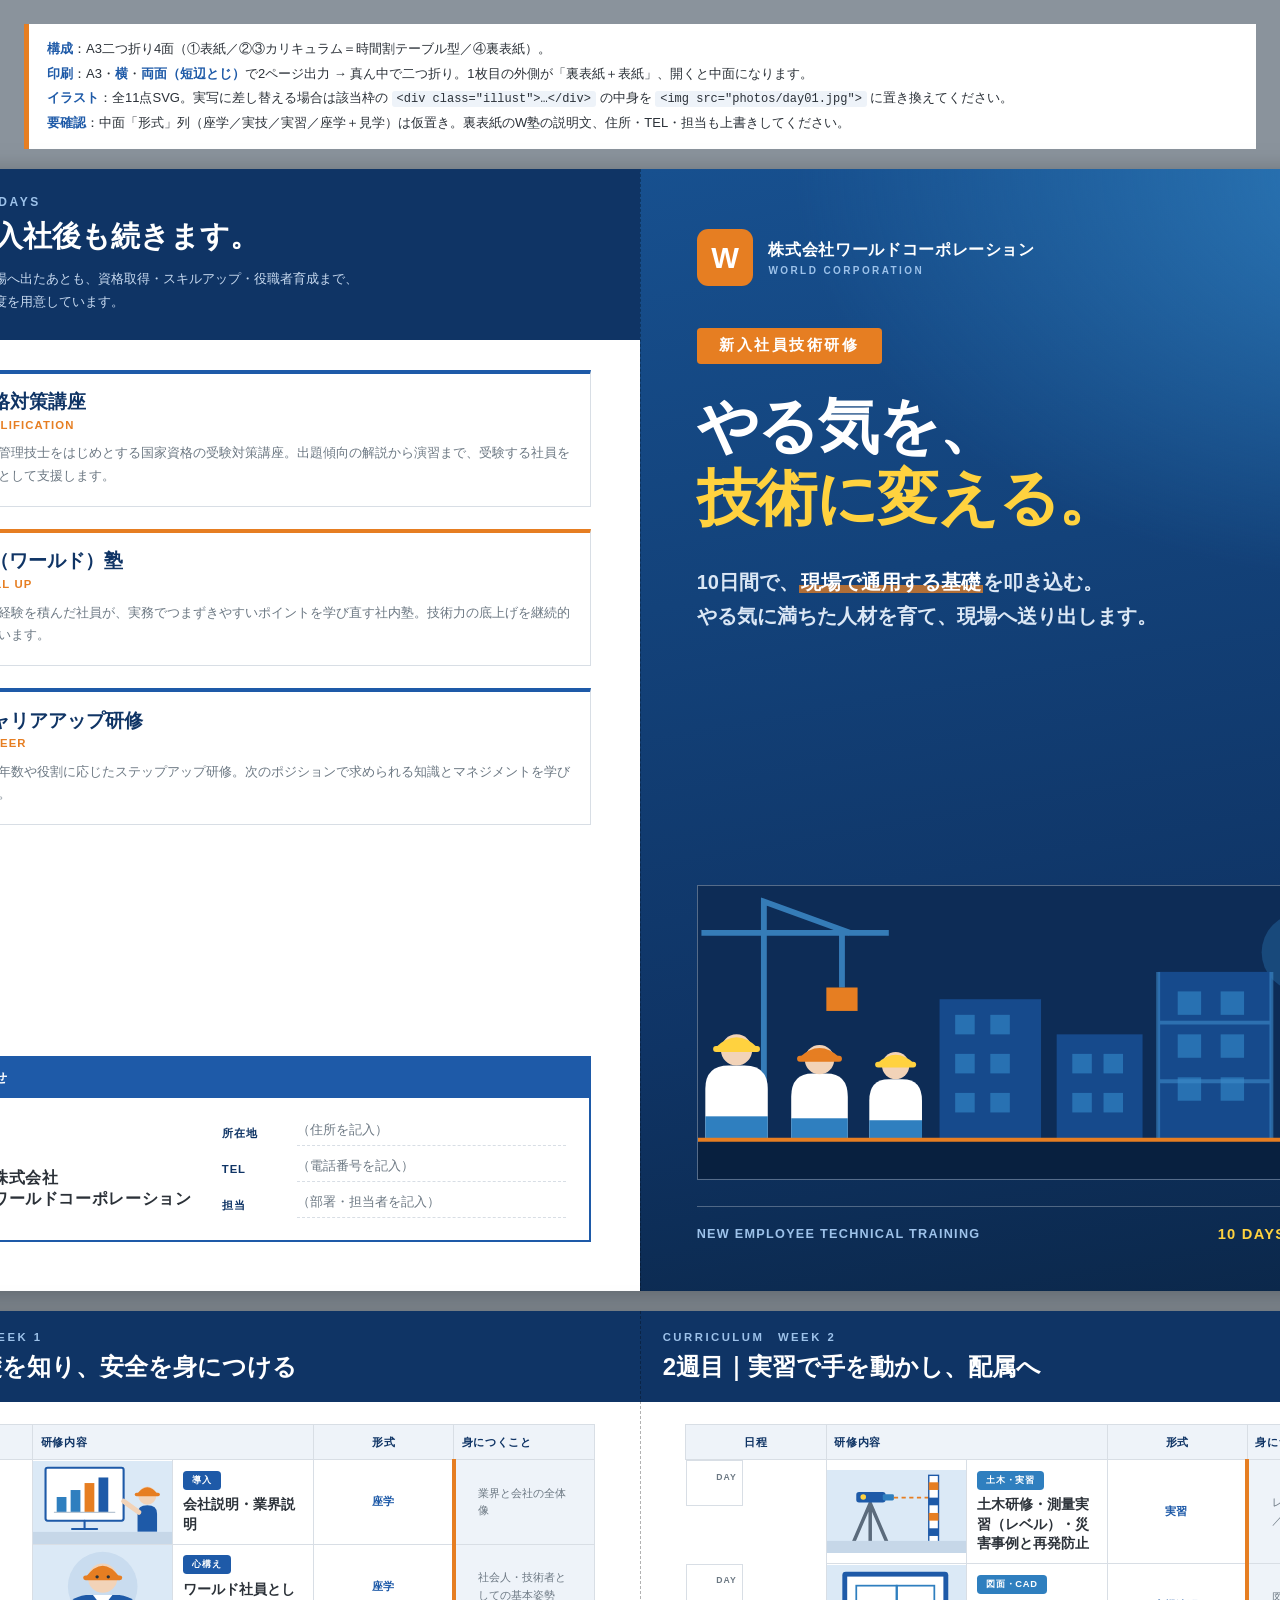
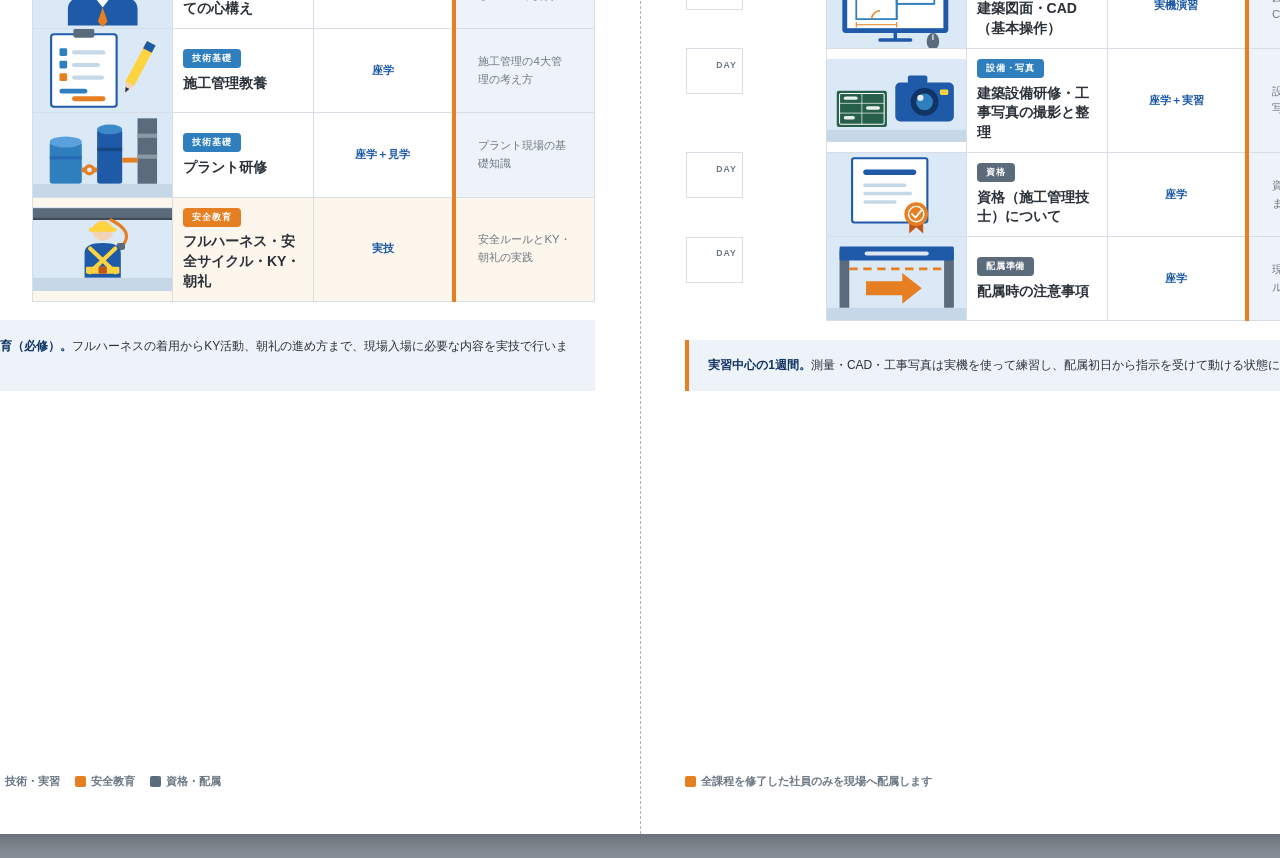
<file: kenshu-pamphlet-final.html>
<!DOCTYPE html>
<html lang="ja">
<head>
<meta charset="UTF-8">
<meta name="viewport" content="width=device-width, initial-scale=1">
<title>新入社員技術研修 案内｜A3二つ折りパンフレット</title>
<style>
  :root{
    --blue:#1e5aa8;
    --blue-l:#2f7fbf;
    --blue-d:#0f3465;
    --orange:#e67e22;
    --yellow:#ffd23f;
    --slate:#5b6b7c;
    --ink:#2b3138;
    --ink-l:#6c7883;
    --line:#d8dee5;
    --tint:#eef3f9;
  }
  *{box-sizing:border-box;margin:0;padding:0;}
  html{-webkit-print-color-adjust:exact;print-color-adjust:exact;}
  body{
    font-family:"Noto Sans JP","Hiragino Kaku Gothic ProN","Yu Gothic",YuGothic,Meiryo,sans-serif;
    color:var(--ink);background:#8a939c;padding:24px;
    display:flex;flex-direction:column;align-items:center;gap:24px;
  }

  .note{
    max-width:420mm;width:100%;background:#fff;border-left:5px solid var(--orange);
    padding:14px 18px;font-size:13px;line-height:1.9;
  }
  .note b{color:var(--blue);}
  .note code{background:var(--tint);padding:1px 5px;border-radius:3px;font-size:12px;}

  /* ===== 用紙：A3横 ===== */
  .sheet{
    width:420mm;height:297mm;background:#fff;
    display:flex;position:relative;overflow:hidden;
    box-shadow:0 6px 26px rgba(0,0,0,.35);
  }
  .panel{width:210mm;height:297mm;position:relative;overflow:hidden;}
  .fold{position:absolute;left:50%;top:0;bottom:0;border-left:1px dashed rgba(0,0,0,.3);z-index:60;}

  /* ===== ロゴ ===== */
  .logo{display:flex;align-items:center;gap:4mm;}
  .logo .mark{
    width:15mm;height:15mm;background:var(--orange);color:#fff;
    display:flex;align-items:center;justify-content:center;
    font-size:22pt;font-weight:900;border-radius:3mm;line-height:1;
  }
  .logo .txt .ja{font-size:12pt;font-weight:800;letter-spacing:.04em;}
  .logo .txt .en{font-size:7.5pt;font-weight:700;letter-spacing:.24em;color:var(--ink-l);margin-top:1mm;}
  .cover .logo .txt .ja{color:#fff;}
  .cover .logo .txt .en{color:#9dc2ea;}

  /* ===== 写真枠 ===== */
  .photo{
    background:var(--tint);
    border:1px dashed #9fb3c8;
    display:flex;align-items:center;justify-content:center;
    color:#7d93a8;font-size:8.5pt;font-weight:700;text-align:center;
    overflow:hidden;
  }
  .photo img{width:100%;height:100%;object-fit:cover;display:block;}
  .photo.illust{border:1px solid var(--line);background:#dbe9f6;padding:0;}
  .photo.illust svg{width:100%;height:100%;display:block;}
  .cover-photo.illust{border:1px solid rgba(255,255,255,.3);background:#0d2c56;}

  /* ===== 1. 表紙 ===== */
  .cover{display:flex;flex-direction:column;padding:16mm 15mm 13mm;color:#fff;}
  .cover::before{
    content:"";position:absolute;inset:0;z-index:0;
    background:
      radial-gradient(130% 60% at 100% 0%, rgba(47,127,191,.9) 0%, rgba(15,52,101,0) 62%),
      linear-gradient(170deg,#17508f 0%,#0f3465 70%,#0b2749 100%);
  }
  .cover > *{position:relative;z-index:1;}
  .cover-badge{
    align-self:flex-start;margin-top:11mm;
    background:var(--orange);font-size:11.5pt;font-weight:800;letter-spacing:.16em;
    padding:2mm 6mm;border-radius:1mm;
  }
  .cover h1{
    margin-top:7mm;font-size:46pt;font-weight:900;line-height:1.18;letter-spacing:-.02em;
  }
  .cover h1 .y{color:var(--yellow);}
  .cover-sub{margin-top:8mm;font-size:15pt;font-weight:700;line-height:1.7;color:#dbe7f5;}
  .cover-sub .em{
    background:linear-gradient(transparent 62%, rgba(230,126,34,.75) 62%);
    padding:0 2px;color:#fff;
  }
  .cover-photo{height:78mm;margin-top:auto;border:none;background:rgba(255,255,255,.09);color:#a9c4e2;}
  .cover-foot{
    margin-top:7mm;display:flex;justify-content:space-between;align-items:center;
    border-top:1px solid rgba(255,255,255,.28);padding-top:5mm;
    font-size:9.5pt;letter-spacing:.1em;color:#9dc2ea;font-weight:700;
  }
  .cover-foot .days{color:var(--yellow);font-size:11pt;}

  /* ===== 2・3. カリキュラム ===== */
  .cur{display:flex;flex-direction:column;padding:15mm 13mm 13mm;}
  .cur-h{border-bottom:3px solid var(--blue);padding-bottom:4mm;margin-bottom:6mm;}
  .cur-h .eyebrow{
    font-size:9pt;font-weight:800;letter-spacing:.22em;color:var(--orange);
  }
  .cur-h h2{font-size:20pt;font-weight:900;margin-top:2mm;letter-spacing:.01em;}
  .cur-h p{font-size:10pt;color:var(--ink-l);margin-top:2mm;line-height:1.7;}

  .days{display:flex;flex-direction:column;gap:3.5mm;}
  .day{
    display:grid;grid-template-columns:16mm 42mm 1fr;gap:4mm;align-items:stretch;
    border-bottom:1px solid var(--line);padding-bottom:3.5mm;
  }
  .day:last-child{border-bottom:none;}
  .d-no{display:flex;flex-direction:column;align-items:center;justify-content:center;}
  .d-no .en{font-size:7pt;font-weight:800;letter-spacing:.16em;color:var(--ink-l);}
  .d-no .n{font-size:24pt;font-weight:900;line-height:1;color:var(--blue-d);}
  .d-photo{height:30mm;}
  .d-body{display:flex;flex-direction:column;justify-content:center;gap:2mm;}
  .tag{
    align-self:flex-start;color:#fff;font-size:7.5pt;font-weight:800;letter-spacing:.08em;
    padding:.8mm 3mm;border-radius:1mm;
  }
  .d-body h3{font-size:12pt;font-weight:800;line-height:1.4;}
  .d-body p{font-size:9pt;color:var(--ink-l);line-height:1.6;}

  .c-intro{background:var(--blue);}
  .c-tech{background:var(--blue-l);}
  .c-safe{background:var(--orange);}
  .c-career{background:var(--slate);}

  .legend{display:flex;gap:4mm;margin-top:5mm;flex-wrap:wrap;}
  .legend span{display:flex;align-items:center;gap:5px;font-size:8.5pt;font-weight:700;color:var(--ink-l);}
  .legend i{width:11px;height:11px;border-radius:2px;display:block;}

  .goal{margin-top:auto;background:var(--tint);border-left:4px solid var(--orange);padding:5mm 6mm;}
  .goal h4{font-size:11pt;font-weight:800;color:var(--blue-d);margin-bottom:3mm;}
  .goal ul{list-style:none;display:grid;grid-template-columns:1fr 1fr;gap:2mm 5mm;}
  .goal li{font-size:9pt;line-height:1.5;padding-left:6mm;position:relative;font-weight:600;}
  .goal li::before{content:"✔";position:absolute;left:0;color:var(--orange);font-weight:900;}

  /* ===== 4. 裏表紙 ===== */
  .back{display:flex;flex-direction:column;padding:15mm 13mm 13mm;}
  .back-h{background:var(--blue-d);color:#fff;padding:7mm 8mm;margin:-15mm -13mm 8mm;}
  .back-h .eyebrow{font-size:9pt;font-weight:800;letter-spacing:.22em;color:#9dc2ea;}
  .back-h h2{font-size:22pt;font-weight:900;margin-top:2mm;}
  .back-h p{font-size:10pt;color:#c8daf0;margin-top:3mm;line-height:1.7;}

  .courses{display:flex;flex-direction:column;gap:6mm;}
  .course{border:1px solid var(--line);border-top:4px solid var(--blue);}
  .course-t{
    display:flex;align-items:center;gap:4mm;padding:4mm 5mm 3mm;
  }
  .course-t .ico{
    width:11mm;height:11mm;border-radius:50%;background:var(--tint);color:var(--blue-d);
    display:flex;align-items:center;justify-content:center;font-size:13pt;font-weight:900;flex-shrink:0;
  }
  .course-t h3{font-size:14pt;font-weight:900;color:var(--blue-d);}
  .course-t .sub{font-size:8.5pt;font-weight:700;color:var(--orange);letter-spacing:.1em;margin-top:1mm;}
  .course-b{padding:0 5mm 5mm 20mm;font-size:9.5pt;line-height:1.75;color:var(--ink-l);}
  .course.accent{border-top-color:var(--orange);}
  .course.accent .course-t .ico{background:#fdf1e4;color:var(--orange);}

  .contact{margin-top:auto;border:2px solid var(--blue);}
  .contact-h{background:var(--blue);color:#fff;font-size:10pt;font-weight:800;letter-spacing:.14em;padding:3mm 6mm;}
  .contact-b{padding:6mm;display:flex;gap:8mm;align-items:flex-end;}
  .contact-rows{flex:1;display:grid;gap:3mm;}
  .contact-rows .row{display:grid;grid-template-columns:20mm 1fr;align-items:center;font-size:10pt;}
  .contact-rows .k{font-size:8.5pt;font-weight:800;color:var(--blue-d);letter-spacing:.08em;}
  .contact-rows .v{border-bottom:1px dashed var(--line);padding-bottom:1.5mm;color:var(--ink-l);}
  .contact-rows .v.fix{color:var(--ink);font-weight:800;border-bottom-style:solid;}

  @page{size:A3 landscape;margin:0;}
  @media print{
    body{background:#fff;padding:0;gap:0;display:block;}
    .note,.fold{display:none;}
    .sheet{box-shadow:none;page-break-after:always;break-after:page;}
    .sheet:last-child{page-break-after:auto;break-after:auto;}
  }

/* ===== 中面：時間割テーブル型 ===== */

  :root{
    --blue:#1e5aa8; --blue-l:#2f7fbf; --blue-d:#0f3465;
    --orange:#e67e22; --yellow:#ffd23f; --slate:#5b6b7c;
    --ink:#2b3138; --ink-l:#6c7883; --line:#d8dee5; --tint:#eef3f9;
  }
  *{box-sizing:border-box;margin:0;padding:0;}
  html{-webkit-print-color-adjust:exact;print-color-adjust:exact;}
  body{
    font-family:"Noto Sans JP","Hiragino Kaku Gothic ProN","Yu Gothic",YuGothic,Meiryo,sans-serif;
    color:var(--ink);background:#8a939c;padding:24px;
    display:flex;flex-direction:column;align-items:center;gap:20px;
  }
  .note{max-width:420mm;width:100%;background:#fff;border-left:5px solid var(--orange);padding:13px 18px;font-size:13px;line-height:1.9;}
  .note b{color:var(--blue);}
  .sheet{width:420mm;height:297mm;background:#fff;display:flex;position:relative;overflow:hidden;box-shadow:0 6px 26px rgba(0,0,0,.35);}
  .panel{width:210mm;height:297mm;position:relative;overflow:hidden;display:flex;flex-direction:column;}
  .fold{position:absolute;left:50%;top:0;bottom:0;border-left:1px dashed rgba(0,0,0,.3);z-index:60;}
  .illust{overflow:hidden;background:#dbe9f6;}
  .illust svg{width:100%;height:100%;display:block;}
  .c-intro{background:var(--blue);}
  .c-tech{background:var(--blue-l);}
  .c-safe{background:var(--orange);}
  .c-career{background:var(--slate);}
  .legend{display:flex;gap:4mm;flex-wrap:wrap;}
  .legend span{display:flex;align-items:center;gap:5px;font-size:8.5pt;font-weight:700;color:var(--ink-l);}
  .legend i{width:11px;height:11px;border-radius:2px;display:block;}
  @page{size:A3 landscape;margin:0;}
  @media print{
    body{background:#fff;padding:0;gap:0;display:block;}
    .note,.fold{display:none;}
    .sheet{box-shadow:none;}
  }

  .tb{padding:15mm 12mm 12mm;flex:1;display:flex;flex-direction:column;}
  .tb-h{background:var(--blue-d);color:#fff;padding:5mm 6mm;margin:-15mm -12mm 6mm;}
  .tb-h .eb{font-size:8.5pt;font-weight:800;letter-spacing:.22em;color:#9dc2ea;}
  .tb-h h2{font-size:18pt;font-weight:900;margin-top:1.5mm;}
  table{width:100%;border-collapse:collapse;table-layout:fixed;}
  th{
    background:var(--tint);color:var(--blue-d);font-size:8.5pt;font-weight:800;letter-spacing:.06em;
    padding:2.5mm 2mm;border:1px solid var(--line);text-align:left;
  }
  td{border:1px solid var(--line);padding:2.5mm;vertical-align:middle;font-size:9pt;line-height:1.55;}
  td.pic{padding:0;width:26mm;}
  td.pic .illust{height:22mm;}
  td.day{width:15mm;text-align:center;background:#fff;}
  td.day .en{display:block;font-size:6.5pt;font-weight:800;color:var(--ink-l);letter-spacing:.12em;}
  td.day .n{display:block;font-size:16pt;font-weight:900;color:var(--blue-d);line-height:1;}
  td.main .tag{display:inline-block;color:#fff;font-size:7pt;font-weight:800;padding:.6mm 2.5mm;border-radius:1mm;margin-bottom:1.5mm;}
  td.main h3{font-size:10.5pt;font-weight:800;line-height:1.4;}
  td.form{width:20mm;text-align:center;font-weight:800;color:var(--blue);font-size:8.5pt;}
  td.goal{width:44mm;font-size:8.5pt;color:var(--ink-l);}
  tr.safe td{background:#fdf6ed;}
  .tb-note{margin-top:5mm;background:var(--tint);border-left:4px solid var(--orange);padding:4mm 5mm;font-size:9pt;line-height:1.7;color:var(--ink);}
  .tb-note b{color:var(--blue-d);}
  .tb-foot{margin-top:auto;padding-top:5mm;}

</style>
</head>
<body>

<div class="note">
  <b>構成</b>：A3二つ折り4面（①表紙／②③カリキュラム＝時間割テーブル型／④裏表紙）。<br>
  <b>印刷</b>：A3・<b>横</b>・<b>両面（短辺とじ）</b>で2ページ出力 → 真ん中で二つ折り。1枚目の外側が「裏表紙＋表紙」、開くと中面になります。<br>
  <b>イラスト</b>：全11点SVG。実写に差し替える場合は該当枠の <code>&lt;div class="illust"&gt;…&lt;/div&gt;</code> の中身を <code>&lt;img src="photos/day01.jpg"&gt;</code> に置き換えてください。<br>
  <b>要確認</b>：中面「形式」列（座学／実技／実習／座学＋見学）は仮置き。裏表紙のW塾の説明文、住所・TEL・担当も上書きしてください。
</div>

<!-- ============ 1枚目：外面（左=裏表紙／右=表紙） ============ -->
<div class="sheet">
  <div class="fold"></div>

  <!-- 4. 裏表紙 -->
  <div class="panel back">
    <div class="back-h">
      <div class="eyebrow">AFTER THE 10 DAYS</div>
      <h2>研修は、入社後も続きます。</h2>
      <p>技術研修を終えて現場へ出たあとも、資格取得・スキルアップ・役職者育成まで、<br>段階に応じた教育制度を用意しています。</p>
    </div>

    <div class="courses">
      <div class="course">
        <div class="course-t">
          <div class="ico">資</div>
          <div>
            <h3>資格対策講座</h3>
            <div class="sub">QUALIFICATION</div>
          </div>
        </div>
        <div class="course-b">
          施工管理技士をはじめとする国家資格の受験対策講座。出題傾向の解説から演習まで、受験する社員を会社として支援します。
        </div>
      </div>

      <div class="course accent">
        <div class="course-t">
          <div class="ico">W</div>
          <div>
            <h3>W（ワールド）塾</h3>
            <div class="sub">SKILL UP</div>
          </div>
        </div>
        <div class="course-b">
          現場経験を積んだ社員が、実務でつまずきやすいポイントを学び直す社内塾。技術力の底上げを継続的に行います。
        </div>
      </div>

      <div class="course">
        <div class="course-t">
          <div class="ico">キ</div>
          <div>
            <h3>キャリアアップ研修</h3>
            <div class="sub">CAREER</div>
          </div>
        </div>
        <div class="course-b">
          経験年数や役割に応じたステップアップ研修。次のポジションで求められる知識とマネジメントを学びます。
        </div>
      </div>
    </div>

    <div class="contact">
      <div class="contact-h">お問い合わせ</div>
      <div class="contact-b">
        <div class="logo">
          <div class="mark">W</div>
          <div class="txt">
            <div class="ja">株式会社<br>ワールドコーポレーション</div>
          </div>
        </div>
        <div class="contact-rows">
          <div class="row"><span class="k">所在地</span><span class="v">（住所を記入）</span></div>
          <div class="row"><span class="k">TEL</span><span class="v">（電話番号を記入）</span></div>
          <div class="row"><span class="k">担当</span><span class="v">（部署・担当者を記入）</span></div>
        </div>
      </div>
    </div>
  </div>

  <!-- 1. 表紙 -->
  <div class="panel cover">
    <div class="logo">
      <div class="mark">W</div>
      <div class="txt">
        <div class="ja">株式会社ワールドコーポレーション</div>
        <div class="en">WORLD CORPORATION</div>
      </div>
    </div>

    <div class="cover-badge">新入社員技術研修</div>

    <h1>やる気を、<br><span class="y">技術に変える。</span></h1>

    <div class="cover-sub">
      10日間で、<span class="em">現場で通用する基礎</span>を叩き込む。<br>
      やる気に満ちた人材を育て、現場へ送り出します。
    </div>

    <div class="cover-photo photo illust">
      <svg viewBox="0 0 400 150" preserveAspectRatio="xMidYMid slice" xmlns="http://www.w3.org/2000/svg" role="img" aria-label="建設現場と研修生のイラスト">
        <rect width="400" height="150" fill="#0d2c56"/>
        <circle cx="335" cy="34" r="20" fill="#2f7fbf" opacity=".35"/>
        <!-- クレーン -->
        <g stroke="#3d8ac9" stroke-width="3" fill="none" opacity=".85">
          <path d="M60 130 L60 24"/>
          <path d="M28 24 L124 24"/>
          <path d="M60 24 L60 8 L104 24"/>
          <path d="M100 24 L100 52"/>
        </g>
        <rect x="92" y="52" width="16" height="12" fill="#e67e22"/>
        <!-- 建物 -->
        <g fill="#164a8c">
          <rect x="150" y="58" width="52" height="72"/>
          <rect x="210" y="76" width="44" height="54"/>
          <rect x="262" y="44" width="58" height="86"/>
        </g>
        <g fill="#2f7fbf" opacity=".75">
          <rect x="158" y="66" width="10" height="10"/><rect x="176" y="66" width="10" height="10"/>
          <rect x="158" y="86" width="10" height="10"/><rect x="176" y="86" width="10" height="10"/>
          <rect x="158" y="106" width="10" height="10"/><rect x="176" y="106" width="10" height="10"/>
          <rect x="218" y="86" width="10" height="10"/><rect x="234" y="86" width="10" height="10"/>
          <rect x="218" y="106" width="10" height="10"/><rect x="234" y="106" width="10" height="10"/>
          <rect x="272" y="54" width="12" height="12"/><rect x="294" y="54" width="12" height="12"/>
          <rect x="272" y="76" width="12" height="12"/><rect x="294" y="76" width="12" height="12"/>
          <rect x="272" y="98" width="12" height="12"/><rect x="294" y="98" width="12" height="12"/>
        </g>
        <!-- 足場 -->
        <g stroke="#3d8ac9" stroke-width="2" opacity=".6">
          <path d="M262 44 L262 130 M320 44 L320 130 M262 70 L320 70 M262 100 L320 100"/>
        </g>
        <!-- 研修生3人 -->
        <g>
          <g transform="translate(30,78)">
            <path d="M0 52 L0 26 Q0 14 12 14 L20 14 Q32 14 32 26 L32 52 Z" fill="#ffffff"/>
            <circle cx="16" cy="6" r="8" fill="#f2d3b8"/>
            <path d="M5 5 Q16 -6 27 5 Z" fill="#ffd23f"/>
            <rect x="4" y="4" width="24" height="3" rx="1.5" fill="#ffd23f"/>
            <rect x="0" y="40" width="32" height="12" fill="#2f7fbf"/>
          </g>
          <g transform="translate(74,84)">
            <path d="M0 46 L0 24 Q0 12 11 12 L18 12 Q29 12 29 24 L29 46 Z" fill="#ffffff"/>
            <circle cx="14.5" cy="5" r="7.5" fill="#f2d3b8"/>
            <path d="M4 4 Q14.5 -6 25 4 Z" fill="#e67e22"/>
            <rect x="3" y="3" width="23" height="3" rx="1.5" fill="#e67e22"/>
            <rect x="0" y="35" width="29" height="11" fill="#2f7fbf"/>
          </g>
          <g transform="translate(114,88)">
            <path d="M0 42 L0 22 Q0 11 10 11 L17 11 Q27 11 27 22 L27 42 Z" fill="#ffffff"/>
            <circle cx="13.5" cy="4" r="7" fill="#f2d3b8"/>
            <path d="M4 3 Q13.5 -6 23 3 Z" fill="#ffd23f"/>
            <rect x="3" y="2" width="21" height="3" rx="1.5" fill="#ffd23f"/>
            <rect x="0" y="32" width="27" height="10" fill="#2f7fbf"/>
          </g>
        </g>
        <rect y="130" width="400" height="20" fill="#08203f"/>
        <path d="M0 130 L400 130" stroke="#e67e22" stroke-width="2"/>
      </svg>
    </div>

    <div class="cover-foot">
      <span>NEW EMPLOYEE TECHNICAL TRAINING</span>
      <span class="days">10 DAYS PROGRAM</span>
    </div>
  </div>
</div>

<!-- ============ 2枚目：中面（時間割テーブル型） ============ -->
<div class="sheet"><div class="fold"></div><div class="panel tb">
      <div class="tb-h"><div class="eb">CURRICULUM　WEEK 1</div><h2>1週目｜基礎を知り、安全を身につける</h2></div>
      <table>
        <tr><th style="text-align:center">日程</th><th colspan="2">研修内容</th><th style="text-align:center">形式</th><th>身につくこと</th></tr>
        <tr>
          <td class="day"><span class="en">DAY</span><span class="n">01</span></td>
          <td class="pic"><div class="illust"><svg viewBox="0 0 200 140" preserveAspectRatio="xMidYMid slice" xmlns="http://www.w3.org/2000/svg" role="img" aria-label="会社説明のイラスト"><rect width="200" height="140" fill="#dbe9f6"/>
<rect x="18" y="20" width="112" height="76" rx="3" fill="#ffffff" stroke="#1e5aa8" stroke-width="3"/>
<rect x="34" y="62" width="14" height="22" fill="#2f7fbf"/>
<rect x="54" y="52" width="14" height="32" fill="#2f7fbf"/>
<rect x="74" y="42" width="14" height="42" fill="#e67e22"/>
<rect x="94" y="34" width="14" height="50" fill="#1e5aa8"/>
<path d="M30 84 L118 84" stroke="#b9c6d3" stroke-width="2"/>
<path d="M74 96 L74 108 M56 108 L92 108" stroke="#1e5aa8" stroke-width="3" stroke-linecap="round"/>
<path d="M150 112 L150 86 Q150 74 164 74 Q178 74 178 86 L178 112 Z" fill="#1e5aa8"/>
<circle cx="164" cy="60" r="13" fill="#f2d3b8"/>
<path d="M149 58 Q164 38 179 58 Z" fill="#e67e22"/>
<rect x="146" y="56" width="36" height="5" rx="2.5" fill="#e67e22"/>
<path d="M152 84 L130 68" stroke="#f2d3b8" stroke-width="7" stroke-linecap="round"/>
<rect y="112" width="200" height="28" fill="#c6d7e8"/></svg></div></td>
          <td class="main"><span class="tag c-intro">導入</span><h3>会社説明・業界説明</h3></td>
          <td class="form">座学</td>
          <td class="goal">業界と会社の全体像</td>
        </tr><tr>
          <td class="day"><span class="en">DAY</span><span class="n">02</span></td>
          <td class="pic"><div class="illust"><svg viewBox="0 0 200 140" preserveAspectRatio="xMidYMid slice" xmlns="http://www.w3.org/2000/svg" role="img" aria-label="社員の心構えのイラスト"><rect width="200" height="140" fill="#dbe9f6"/>
<circle cx="100" cy="70" r="50" fill="#c9dcef"/>
<path d="M50 126 L50 102 Q50 86 76 82 L124 82 Q150 86 150 102 L150 126 Z" fill="#1e5aa8"/>
<path d="M86 82 L100 100 L114 82 Z" fill="#ffffff"/>
<path d="M100 100 L93 120 L100 128 L107 120 Z" fill="#e67e22"/>
<circle cx="100" cy="58" r="21" fill="#f2d3b8"/>
<path d="M76 56 Q100 24 124 56 Z" fill="#e67e22"/>
<rect x="72" y="54" width="56" height="7" rx="3.5" fill="#e67e22"/>
<circle cx="92" cy="56" r="2.4" fill="#2b3138"/><circle cx="108" cy="56" r="2.4" fill="#2b3138"/>
</svg></div></td>
          <td class="main"><span class="tag c-intro">心構え</span><h3>ワールド社員としての心構え</h3></td>
          <td class="form">座学</td>
          <td class="goal">社会人・技術者としての基本姿勢</td>
        </tr><tr>
          <td class="day"><span class="en">DAY</span><span class="n">03</span></td>
          <td class="pic"><div class="illust"><svg viewBox="0 0 200 140" preserveAspectRatio="xMidYMid slice" xmlns="http://www.w3.org/2000/svg" role="img" aria-label="施工管理の書類とバーチャートのイラスト"><rect width="200" height="140" fill="#dbe9f6"/>
<rect x="26" y="18" width="94" height="104" rx="4" fill="#ffffff" stroke="#1e5aa8" stroke-width="3"/>
<rect x="58" y="10" width="30" height="13" rx="3" fill="#5b6b7c"/>
<rect x="38" y="38" width="11" height="11" rx="2" fill="#2f7fbf"/><rect x="56" y="41" width="48" height="6" rx="3" fill="#c6d7e8"/>
<rect x="38" y="56" width="11" height="11" rx="2" fill="#2f7fbf"/><rect x="56" y="59" width="40" height="6" rx="3" fill="#c6d7e8"/>
<rect x="38" y="74" width="11" height="11" rx="2" fill="#e67e22"/><rect x="56" y="77" width="46" height="6" rx="3" fill="#c6d7e8"/>
<rect x="38" y="96" width="40" height="7" rx="3.5" fill="#2f7fbf"/>
<rect x="56" y="107" width="48" height="7" rx="3.5" fill="#e67e22"/>
<g transform="rotate(28 150 70)">
<rect x="142" y="26" width="14" height="66" fill="#ffd23f"/>
<rect x="142" y="26" width="14" height="12" fill="#1e5aa8"/>
<path d="M142 92 L149 106 L156 92 Z" fill="#f2d3b8"/>
<path d="M146 99 L149 106 L152 99 Z" fill="#2b3138"/>
</g>
</svg></div></td>
          <td class="main"><span class="tag c-tech">技術基礎</span><h3>施工管理教養</h3></td>
          <td class="form">座学</td>
          <td class="goal">施工管理の4大管理の考え方</td>
        </tr><tr>
          <td class="day"><span class="en">DAY</span><span class="n">04</span></td>
          <td class="pic"><div class="illust"><svg viewBox="0 0 200 140" preserveAspectRatio="xMidYMid slice" xmlns="http://www.w3.org/2000/svg" role="img" aria-label="プラント設備のイラスト"><rect width="200" height="140" fill="#dbe9f6"/>
<rect x="24" y="52" width="46" height="60" rx="4" fill="#2f7fbf"/>
<ellipse cx="47" cy="52" rx="23" ry="8" fill="#5aa0dd"/>
<rect x="24" y="72" width="46" height="5" fill="#1e5aa8" opacity=".5"/>
<rect x="92" y="34" width="36" height="78" rx="4" fill="#1e5aa8"/>
<ellipse cx="110" cy="34" rx="18" ry="7" fill="#3d8ac9"/>
<rect x="92" y="60" width="36" height="5" fill="#0f3465" opacity=".5"/>
<rect x="150" y="18" width="28" height="94" fill="#5b6b7c"/>
<rect x="150" y="40" width="28" height="6" fill="#8b98a6"/><rect x="150" y="70" width="28" height="6" fill="#8b98a6"/>
<path d="M70 92 L92 92" stroke="#e67e22" stroke-width="7"/>
<path d="M128 78 L150 78" stroke="#e67e22" stroke-width="7"/>
<circle cx="81" cy="92" r="8" fill="#e67e22"/><circle cx="81" cy="92" r="3.5" fill="#dbe9f6"/>
<rect y="112" width="200" height="28" fill="#c6d7e8"/></svg></div></td>
          <td class="main"><span class="tag c-tech">技術基礎</span><h3>プラント研修</h3></td>
          <td class="form">座学＋見学</td>
          <td class="goal">プラント現場の基礎知識</td>
        </tr><tr class="safe">
          <td class="day"><span class="en">DAY</span><span class="n">05</span></td>
          <td class="pic"><div class="illust"><svg viewBox="0 0 200 140" preserveAspectRatio="xMidYMid slice" xmlns="http://www.w3.org/2000/svg" role="img" aria-label="フルハーネスと安全帯のイラスト"><rect width="200" height="140" fill="#dbe9f6"/>
<rect x="0" y="12" width="200" height="13" fill="#5b6b7c"/>
<rect x="0" y="25" width="200" height="4" fill="#3f4b57"/>
<path d="M112 29 Q146 46 128 66" stroke="#e67e22" stroke-width="4.5" fill="none" stroke-linecap="round"/>
<rect x="120" y="62" width="12" height="10" rx="3" fill="#5b6b7c"/>
<path d="M74 112 L74 76 Q74 62 100 62 Q126 62 126 76 L126 112 Z" fill="#1e5aa8"/>
<circle cx="100" cy="44" r="15" fill="#f2d3b8"/>
<path d="M83 42 Q100 20 117 42 Z" fill="#ffd23f"/>
<rect x="80" y="40" width="40" height="6" rx="3" fill="#ffd23f"/>
<path d="M82 70 L118 104 M118 70 L82 104" stroke="#ffd23f" stroke-width="6" stroke-linecap="round"/>
<rect x="76" y="96" width="48" height="10" rx="2" fill="#ffd23f"/>
<rect x="94" y="96" width="12" height="10" rx="2" fill="#c0561a"/>
<rect y="112" width="200" height="28" fill="#c6d7e8"/></svg></div></td>
          <td class="main"><span class="tag c-safe">安全教育</span><h3>フルハーネス・安全サイクル・KY・朝礼</h3></td>
          <td class="form">実技</td>
          <td class="goal">安全ルールとKY・朝礼の実践</td>
        </tr>
      </table>
      <div class="tb-note"><b>DAY05は安全教育（必修）。</b>フルハーネスの着用からKY活動、朝礼の進め方まで、現場入場に必要な内容を実技で行います。</div>
      <div class="tb-foot"><div class="legend">
  <span><i class="c-intro"></i>導入・心構え</span>
  <span><i class="c-tech"></i>技術・実習</span>
  <span><i class="c-safe"></i>安全教育</span>
  <span><i class="c-career"></i>資格・配属</span>
</div></div>
    </div><div class="panel tb">
      <div class="tb-h"><div class="eb">CURRICULUM　WEEK 2</div><h2>2週目｜実習で手を動かし、配属へ</h2></div>
      <table>
        <tr><th style="text-align:center">日程</th><th colspan="2">研修内容</th><th style="text-align:center">形式</th><th>身につくこと</th></tr>
        <tr>
          <td class="day"><span class="en">DAY</span><span class="n">06</span></td>
          <td class="pic"><div class="illust"><svg viewBox="0 0 200 140" preserveAspectRatio="xMidYMid slice" xmlns="http://www.w3.org/2000/svg" role="img" aria-label="レベル測量の実習イラスト"><rect width="200" height="140" fill="#dbe9f6"/>
<path d="M62 58 L38 114 M62 58 L86 114 M62 58 L62 114" stroke="#5b6b7c" stroke-width="5" stroke-linecap="round"/>
<rect x="42" y="42" width="42" height="15" rx="4" fill="#1e5aa8"/>
<rect x="80" y="45" width="16" height="9" rx="2" fill="#2f7fbf"/>
<circle cx="52" cy="49" r="4" fill="#ffd23f"/>
<path d="M96 50 L146 50" stroke="#e67e22" stroke-width="2.5" stroke-dasharray="6 5"/>
<rect x="146" y="18" width="14" height="96" fill="#ffffff" stroke="#1e5aa8" stroke-width="2"/>
<rect x="146" y="28" width="14" height="11" fill="#e67e22"/>
<rect x="146" y="50" width="14" height="11" fill="#1e5aa8"/>
<rect x="146" y="72" width="14" height="11" fill="#e67e22"/>
<rect x="146" y="94" width="14" height="11" fill="#1e5aa8"/>
<rect y="112" width="200" height="28" fill="#c6d7e8"/></svg></div></td>
          <td class="main"><span class="tag c-tech">土木・実習</span><h3>土木研修・測量実習（レベル）・災害事例と再発防止</h3></td>
          <td class="form">実習</td>
          <td class="goal">レベル測量の基本／再発防止の視点</td>
        </tr><tr>
          <td class="day"><span class="en">DAY</span><span class="n">07</span></td>
          <td class="pic"><div class="illust"><svg viewBox="0 0 200 140" preserveAspectRatio="xMidYMid slice" xmlns="http://www.w3.org/2000/svg" role="img" aria-label="CADで図面を描くイラスト"><rect width="200" height="140" fill="#dbe9f6"/>
<rect x="22" y="20" width="152" height="88" rx="5" fill="#1e5aa8"/>
<rect x="29" y="27" width="138" height="74" fill="#ffffff"/>
<g stroke="#2f7fbf" stroke-width="2.5" fill="none">
<rect x="42" y="40" width="58" height="48"/>
<rect x="100" y="40" width="54" height="26"/>
<path d="M100 66 L154 66"/>
</g>
<path d="M100 40 L100 88" stroke="#2f7fbf" stroke-width="2.5"/>
<path d="M64 88 A12 12 0 0 1 76 76" stroke="#e67e22" stroke-width="2" fill="none"/>
<path d="M42 96 L100 96" stroke="#e67e22" stroke-width="1.6"/>
<path d="M42 92 L42 100 M100 92 L100 100" stroke="#e67e22" stroke-width="1.6"/>
<path d="M98 108 L98 118 M76 118 L120 118" stroke="#1e5aa8" stroke-width="5" stroke-linecap="round"/>
<ellipse cx="152" cy="120" rx="9" ry="12" fill="#5b6b7c"/>
<path d="M152 110 L152 118" stroke="#dbe9f6" stroke-width="2"/>
</svg></div></td>
          <td class="main"><span class="tag c-tech">図面・CAD</span><h3>建築図面・CAD（基本操作）</h3></td>
          <td class="form">実機演習</td>
          <td class="goal">図面の読み方とCAD基本操作</td>
        </tr><tr>
          <td class="day"><span class="en">DAY</span><span class="n">08</span></td>
          <td class="pic"><div class="illust"><svg viewBox="0 0 200 140" preserveAspectRatio="xMidYMid slice" xmlns="http://www.w3.org/2000/svg" role="img" aria-label="工事写真の撮影と黒板のイラスト"><rect width="200" height="140" fill="#dbe9f6"/>
<rect x="14" y="56" width="72" height="52" rx="3" fill="#27604a"/>
<rect x="18" y="60" width="64" height="44" rx="2" fill="none" stroke="#ffffff" stroke-width="1.5"/>
<path d="M18 74 L82 74 M18 88 L82 88 M50 60 L50 104" stroke="#ffffff" stroke-width="1.2" opacity=".8"/>
<rect x="24" y="64" width="20" height="5" rx="2.5" fill="#ffffff" opacity=".9"/>
<rect x="56" y="78" width="20" height="5" rx="2.5" fill="#ffffff" opacity=".9"/>
<rect x="24" y="92" width="16" height="5" rx="2.5" fill="#ffffff" opacity=".9"/>
<rect x="98" y="44" width="84" height="56" rx="7" fill="#1e5aa8"/>
<rect x="116" y="34" width="28" height="12" rx="3" fill="#1e5aa8"/>
<circle cx="140" cy="72" r="20" fill="#0f3465"/>
<circle cx="140" cy="72" r="12" fill="#2f7fbf"/>
<circle cx="134" cy="66" r="4.5" fill="#ffffff" opacity=".85"/>
<rect x="162" y="54" width="12" height="8" rx="2" fill="#ffd23f"/>
<rect y="112" width="200" height="28" fill="#c6d7e8"/></svg></div></td>
          <td class="main"><span class="tag c-tech">設備・写真</span><h3>建築設備研修・工事写真の撮影と整理</h3></td>
          <td class="form">座学＋実習</td>
          <td class="goal">設備の基礎と工事写真の撮り方</td>
        </tr><tr>
          <td class="day"><span class="en">DAY</span><span class="n">09</span></td>
          <td class="pic"><div class="illust"><svg viewBox="0 0 200 140" preserveAspectRatio="xMidYMid slice" xmlns="http://www.w3.org/2000/svg" role="img" aria-label="資格証書のイラスト"><rect width="200" height="140" fill="#dbe9f6"/>
<rect x="36" y="18" width="108" height="92" rx="3" fill="#ffffff" stroke="#1e5aa8" stroke-width="3"/>
<rect x="52" y="34" width="76" height="8" rx="4" fill="#1e5aa8"/>
<rect x="52" y="54" width="62" height="5" rx="2.5" fill="#c6d7e8"/>
<rect x="52" y="66" width="70" height="5" rx="2.5" fill="#c6d7e8"/>
<rect x="52" y="78" width="48" height="5" rx="2.5" fill="#c6d7e8"/>
<path d="M118 102 L118 126 L128 117 L138 126 L138 102 Z" fill="#c0561a"/>
<circle cx="128" cy="98" r="17" fill="#e67e22"/>
<circle cx="128" cy="98" r="11" fill="none" stroke="#ffffff" stroke-width="2"/>
<path d="M122 98 L127 103 L135 93" stroke="#ffffff" stroke-width="2.6" fill="none" stroke-linecap="round" stroke-linejoin="round"/>
</svg></div></td>
          <td class="main"><span class="tag c-career">資格</span><h3>資格（施工管理技士）について</h3></td>
          <td class="form">座学</td>
          <td class="goal">資格の種類と取得までの道筋</td>
        </tr><tr>
          <td class="day"><span class="en">DAY</span><span class="n">10</span></td>
          <td class="pic"><div class="illust"><svg viewBox="0 0 200 140" preserveAspectRatio="xMidYMid slice" xmlns="http://www.w3.org/2000/svg" role="img" aria-label="現場ゲートと配属のイラスト"><rect width="200" height="140" fill="#dbe9f6"/>
<rect x="18" y="30" width="14" height="82" fill="#5b6b7c"/>
<rect x="168" y="30" width="14" height="82" fill="#5b6b7c"/>
<rect x="18" y="24" width="164" height="20" rx="2" fill="#1e5aa8"/>
<rect x="54" y="31" width="92" height="6" rx="3" fill="#ffffff" opacity=".85"/>
<path d="M56 74 L108 74 L108 62 L136 84 L108 106 L108 94 L56 94 Z" fill="#e67e22"/>
<path d="M32 56 L168 56" stroke="#e67e22" stroke-width="4" stroke-dasharray="12 8"/>
<rect y="112" width="200" height="28" fill="#c6d7e8"/></svg></div></td>
          <td class="main"><span class="tag c-career">配属準備</span><h3>配属時の注意事項</h3></td>
          <td class="form">座学</td>
          <td class="goal">現場入場時のルールと報連相</td>
        </tr>
      </table>
      <div class="tb-note"><b>実習中心の1週間。</b>測量・CAD・工事写真は実機を使って練習し、配属初日から指示を受けて動ける状態にします。</div>
      <div class="tb-foot"><div class="legend"><span><i class="c-safe"></i>全課程を修了した社員のみを現場へ配属します</span></div></div>
    </div></div>

</body>
</html>
</file>
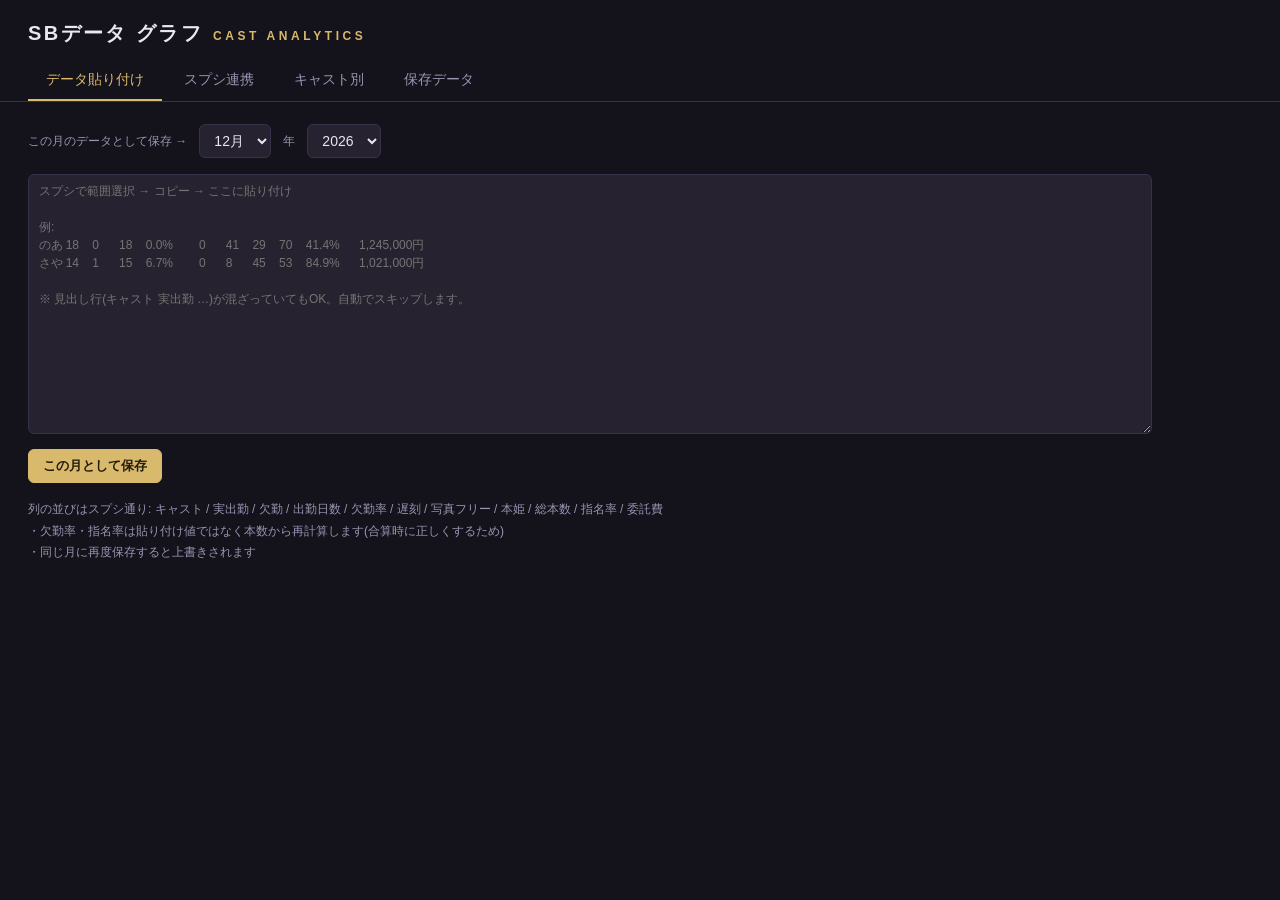
<file: sb-graph.html>
<!DOCTYPE html>
<html lang="ja">
<head>
<meta charset="UTF-8">
<meta name="viewport" content="width=device-width, initial-scale=1.0">
<title>SBデータ グラフ</title>
<style>
:root{
  --bg:#14121a; --panel:#1e1b26; --panel2:#26222f; --line:#37324a;
  --text:#eae6f2; --sub:#9b93b3; --gold:#d9b96c; --gold-dim:#8a7440;
  --ok:#7fc98f; --bad:#e06a7d;
}
*{box-sizing:border-box;margin:0;padding:0}
body{background:var(--bg);color:var(--text);font-family:"Hiragino Kaku Gothic ProN","Yu Gothic UI","Meiryo",sans-serif;font-size:14px;min-height:100vh}
header{display:flex;align-items:baseline;gap:16px;padding:20px 28px 0}
header h1{font-size:20px;font-weight:600;letter-spacing:.12em}
header h1 span{color:var(--gold);font-size:12px;letter-spacing:.3em;margin-left:10px}
nav{display:flex;gap:4px;padding:14px 28px 0;border-bottom:1px solid var(--line)}
nav button{background:none;border:none;color:var(--sub);padding:10px 18px;font-size:14px;cursor:pointer;border-bottom:2px solid transparent;font-family:inherit}
nav button.on{color:var(--gold);border-bottom-color:var(--gold)}
nav button:hover{color:var(--text)}
main{padding:22px 28px 60px;max-width:1180px}
.tab{display:none}
.tab.on{display:block}
.bar{display:flex;align-items:center;gap:12px;margin-bottom:16px;flex-wrap:wrap}
.bar .sp{flex:1}
label.f{color:var(--sub);font-size:12px}
input,select,textarea{background:var(--panel2);border:1px solid var(--line);color:var(--text);border-radius:6px;padding:7px 10px;font-size:14px;font-family:inherit}
input:focus,select:focus,textarea:focus{outline:1px solid var(--gold-dim)}
textarea{width:100%;height:260px;resize:vertical;font-size:12px;line-height:1.5;white-space:pre}
button.b{background:var(--panel2);border:1px solid var(--line);color:var(--text);border-radius:6px;padding:7px 14px;cursor:pointer;font-size:13px;font-family:inherit}
button.b:hover{border-color:var(--gold-dim)}
button.b.gold{background:var(--gold);color:#221c0e;border-color:var(--gold);font-weight:600}
button.b.danger:hover{border-color:var(--bad);color:var(--bad)}
.chip{display:inline-flex;align-items:center;gap:6px;background:var(--panel2);border:1px solid var(--line);border-radius:20px;padding:6px 14px;cursor:pointer;user-select:none;font-size:13px}
.chip.on{border-color:var(--gold);color:var(--gold)}
.panelBox{background:var(--panel);border:1px solid var(--line);border-radius:8px;padding:18px 20px;margin-bottom:18px}
.panelBox h2{font-size:14px;color:var(--gold);font-weight:600;margin-bottom:14px;letter-spacing:.06em}
.empty{text-align:center;color:var(--sub);padding:48px 20px;background:var(--panel);border:1px dashed var(--line);border-radius:8px}
.note{color:var(--sub);font-size:12px;margin-top:10px;line-height:1.8}
table{width:100%;border-collapse:collapse}
th,td{padding:8px 12px;text-align:left;border-bottom:1px solid var(--line);font-size:13px}
th{color:var(--sub);font-size:12px;white-space:nowrap}
td.num,th.num{text-align:right;font-variant-numeric:tabular-nums}
tr:last-child td{border-bottom:none}
.toast{position:fixed;bottom:24px;right:24px;background:var(--gold);color:#221c0e;padding:10px 18px;border-radius:8px;font-weight:600;font-size:13px;opacity:0;transform:translateY(8px);transition:.25s;pointer-events:none;z-index:9}
.toast.on{opacity:1;transform:none}
.grid2{display:grid;grid-template-columns:1fr 1fr;gap:18px}
@media(max-width:900px){.grid2{grid-template-columns:1fr}}
svg text{font-family:inherit}
.legend{display:flex;flex-wrap:wrap;gap:8px 16px;margin-top:12px;font-size:12px}
.legend span{display:inline-flex;align-items:center;gap:6px;color:var(--sub)}
.legend i{width:10px;height:10px;border-radius:2px;display:inline-block}
@media (prefers-reduced-motion: reduce){.toast{transition:none}}
</style>
</head>
<body>

<header><h1>SBデータ グラフ<span>CAST ANALYTICS</span></h1></header>

<nav>
  <button data-tab="paste" class="on">データ貼り付け</button>
  <button data-tab="sync">スプシ連携</button>
  <button data-tab="cast">キャスト別</button>
  <button data-tab="data">保存データ</button>
</nav>

<main>

<!-- ===== スプシ連携 ===== -->
<div class="tab" id="tab-sync">
  <div class="panelBox">
    <h2>スプシから一括取り込み</h2>
    <div class="bar">
      <label class="f">GAS WebアプリURL</label>
      <input type="text" id="sUrl" style="flex:1;min-width:320px" placeholder="https://script.google.com/macros/s/xxxx/exec">
    </div>
    <div class="bar">
      <label class="f">トークン</label>
      <input type="text" id="sToken" placeholder="GAS側で設定した文字列">
      <label class="f">このスプシの年</label>
      <select id="sYear"></select>
      <div class="sp"></div>
      <button class="b gold" id="sFetch">スプシから取得</button>
    </div>
    <p class="note" id="sStatus"></p>
  </div>
  <p class="note">
    スプシに設置済みのGAS(SBデータ連携.gs)から、月シート(1月〜12月)を一括で取り込みます。<br>
    普段の更新は「データ貼り付け」でOK。まとめて取り直したいときにこちらをどうぞ。URL・トークンはこのPCに記憶されます。
  </p>
</div>

<!-- ===== 貼り付け ===== -->
<div class="tab on" id="tab-paste">
  <div class="bar">
    <label class="f">この月のデータとして保存 →</label>
    <select id="pMonth"></select>
    <label class="f">年</label>
    <select id="pYear"></select>
  </div>
  <textarea id="pText" placeholder="スプシで範囲選択 → コピー → ここに貼り付け&#10;&#10;例:&#10;のあ	18	0	18	0.0%	0	41	29	70	41.4%	1,245,000円&#10;さや	14	1	15	6.7%	0	8	45	53	84.9%	1,021,000円&#10;&#10;※ 見出し行(キャスト 実出勤 …)が混ざっていてもOK。自動でスキップします。"></textarea>
  <div class="bar" style="margin-top:12px">
    <button class="b gold" id="pSave">この月として保存</button>
    <span class="note" id="pInfo"></span>
  </div>
  <p class="note">
    列の並びはスプシ通り: キャスト / 実出勤 / 欠勤 / 出勤日数 / 欠勤率 / 遅刻 / 写真フリー / 本姫 / 総本数 / 指名率 / 委託費<br>
    ・欠勤率・指名率は貼り付け値ではなく本数から再計算します(合算時に正しくするため)<br>
    ・同じ月に再度保存すると上書きされます
  </p>
</div>

<!-- ===== キャスト別 ===== -->
<div class="tab" id="tab-cast">
  <div class="bar" id="cMonths"></div>
  <div class="bar">
    <label class="f">キャスト</label>
    <select id="cName"></select>
    <label class="f">指標</label>
    <select id="cMetric">
      <option value="itaku">委託費</option>
      <option value="total">総本数</option>
      <option value="hon">本・姫 (指名)</option>
      <option value="free">写真・フリー</option>
      <option value="work">実出勤</option>
      <option value="shimeiRate">指名率</option>
      <option value="absRate">欠勤率</option>
    </select>
  </div>
  <div id="cArea"></div>
</div>

<!-- ===== 保存データ ===== -->
<div class="tab" id="tab-data">
  <div id="dArea"></div>
  <div class="bar" style="margin-top:16px">
    <button class="b gold" id="expHtmlBtn">💾 データ入りHTMLを書き出す</button>
    <button class="b" id="expBtn">JSONバックアップ書き出し</button>
    <button class="b" id="impBtn">JSON読み込み</button>
    <input type="file" id="impFile" accept=".json" style="display:none">
  </div>
  <p class="note">
    <b>データ入りHTML</b>: 今のデータを埋め込んだアプリ本体を書き出します。別のPCに渡してもスタッフに送っても、開いた瞬間からデータ入りで表示されます。データを更新したら書き出し直して、常に最新のファイルを配ってください。
  </p>
</div>

</main>
<div class="toast" id="toast"></div>

<script id="seed">/*SEED*/</script>
<script>
"use strict";
// 起動直後のページソースを保持(データ入りHTML書き出し用)
const PAGE_SRC = "<!DOCTYPE html>\n" + document.documentElement.outerHTML;
const KEY = "sbGraphData_v1";
const METRIC_LABEL = {itaku:"委託費", total:"総本数", hon:"本・姫", free:"写真・フリー", work:"実出勤", shimeiRate:"指名率", absRate:"欠勤率"};
const COLORS = ["#d9b96c","#7fc98f","#6ea8d9","#e08f6a","#b58fd9","#e06a7d","#8fd9cf","#d9d06e","#a3b56e","#d98fb5","#7f8fc9","#c9a37f"];

let db = load(); // { "2026-01": {label:"2026年1月", rows:[{name,work,abs,days,late,free,hon,total,itaku}]} }
// ファイルに埋め込まれたデータがあれば取り込む(同じ月は埋め込み側で上書き)
if(window.SEED && window.SEED.db){
  Object.assign(db, window.SEED.db);
  localStorage.setItem(KEY, JSON.stringify(db));
}
function load(){
  try{ const s = JSON.parse(localStorage.getItem(KEY)); if(s && typeof s==="object") return s; }catch(e){}
  return {};
}
function save(){ localStorage.setItem(KEY, JSON.stringify(db)); }
function toast(m){ const t=document.getElementById("toast"); t.textContent=m; t.classList.add("on"); clearTimeout(t._tm); t._tm=setTimeout(()=>t.classList.remove("on"),1800); }
const fmt = n => Math.round(n).toLocaleString("ja-JP");
const esc = s => String(s).replace(/[&<>"']/g, m=>({"&":"&amp;","<":"&lt;",">":"&gt;",'"':"&quot;","'":"&#39;"}[m]));
const monthKeys = () => Object.keys(db).sort();

/* ===== タブ ===== */
document.querySelectorAll("nav button").forEach(b=>{
  b.onclick = ()=>{
    document.querySelectorAll("nav button").forEach(x=>x.classList.remove("on"));
    document.querySelectorAll(".tab").forEach(x=>x.classList.remove("on"));
    b.classList.add("on");
    document.getElementById("tab-"+b.dataset.tab).classList.add("on");
    renderAll();
  };
});

/* ===== スプシ連携 ===== */
const CFG_KEY = "sbGraphCfg_v1";
const sUrl = document.getElementById("sUrl");
const sToken = document.getElementById("sToken");
const sYear = document.getElementById("sYear");
const sStatus = document.getElementById("sStatus");
{
  const nowY = new Date().getFullYear();
  for(let y=nowY-2;y<=nowY+1;y++) sYear.insertAdjacentHTML("beforeend",`<option value="${y}" ${y===nowY?"selected":""}>${y}年</option>`);
  try{
    const cfg = JSON.parse(localStorage.getItem(CFG_KEY));
    if(cfg){ sUrl.value = cfg.url||""; sToken.value = cfg.token||""; if(cfg.year) sYear.value = cfg.year; }
  }catch(e){}
}
document.getElementById("sFetch").onclick = async ()=>{
  const url = sUrl.value.trim(), token = sToken.value.trim(), year = sYear.value;
  if(!url){ toast("GASのURLを入力してください"); return; }
  localStorage.setItem(CFG_KEY, JSON.stringify({url, token, year}));
  sStatus.textContent = "取得中…";
  try{
    const res = await fetch(url + (url.includes("?")?"&":"?") + "token=" + encodeURIComponent(token));
    const data = await res.json();
    if(data.error) throw new Error(data.error === "unauthorized" ? "トークンが一致しません" : data.error);
    if(!data.months || Object.keys(data.months).length===0) throw new Error("月シート(1月〜12月)が見つかりません");
    let count = 0, casts = 0;
    for(const [shName, values] of Object.entries(data.months)){
      const m = shName.match(/^(\d{1,2})月$/);
      if(!m) continue;
      const rows = parseValues(values);
      if(rows.length===0) continue;
      const key = `${year}-${String(m[1]).padStart(2,"0")}`;
      db[key] = {label:`${year}年${Number(m[1])}月`, rows};
      count++; casts += rows.length;
    }
    if(count===0) throw new Error("取り込めるデータがありませんでした");
    save(); renderAll();
    sStatus.textContent = `✔ ${count}ヶ月分(のべ${casts}名)を取り込みました — ${new Date().toLocaleString("ja-JP")}`;
    toast(`${count}ヶ月分を取り込みました`);
  }catch(err){
    sStatus.textContent = "✖ 取得に失敗: " + (err.message||err) + " — GASのデプロイ設定(アクセス: 全員)とURLを確認してください";
    toast("取得に失敗しました");
  }
};
// GASのgetValues()形式(2次元配列)をパース
function parseValues(values){
  const rows = [];
  for(const cells of values){
    const name = String(cells[0]||"").trim();
    if(!name || name==="キャスト" || /^\d+月$/.test(name)) continue;
    if(cells.slice(1).every(c=>c===""||c===null)) continue;
    rows.push({
      name,
      work:num(cells[1]), abs:num(cells[2]), days:num(cells[3]),
      late:num(cells[5]), free:num(cells[6]), hon:num(cells[7]),
      total:num(cells[8]), itaku:num(cells[10])
    });
  }
  return rows;
}

/* ===== 貼り付け ===== */
const pMonth = document.getElementById("pMonth");
const pYear = document.getElementById("pYear");
const now = new Date();
for(let m=1;m<=12;m++) pMonth.insertAdjacentHTML("beforeend",`<option value="${m}">${m}月</option>`);
for(let y=now.getFullYear()-2;y<=now.getFullYear()+1;y++) pYear.insertAdjacentHTML("beforeend",`<option value="${y}" ${y===now.getFullYear()?"selected":""}>${y}</option>`);
pMonth.value = now.getMonth()+1;

function num(s){
  if(s===undefined) return 0;
  const v = parseFloat(String(s).replace(/[,，円%％\s]/g,""));
  return isNaN(v) ? 0 : v;
}
function parsePaste(text){
  const rows = [];
  for(const line of text.split(/\r?\n/)){
    if(!line.trim()) continue;
    let cells = line.includes("\t") ? line.split("\t") : line.trim().split(/\s{2,}|\s/);
    cells = cells.map(c=>c.trim());
    const name = cells[0];
    if(!name || name==="キャスト" || /^\d+月$/.test(name) || name.startsWith("#")) continue;
    // 数値が1つも無い行はスキップ
    if(cells.slice(1).every(c=>c==="")) continue;
    rows.push({
      name,
      work:  num(cells[1]),  // 実出勤
      abs:   num(cells[2]),  // 欠勤
      days:  num(cells[3]),  // 出勤日数
      late:  num(cells[5]),  // 遅刻
      free:  num(cells[6]),  // 写真/フリー
      hon:   num(cells[7]),  // 本/姫
      total: num(cells[8]),  // 総本数
      itaku: num(cells[10])  // 委託費
    });
  }
  return rows;
}
document.getElementById("pText").oninput = ()=>{
  const n = parsePaste(document.getElementById("pText").value).length;
  document.getElementById("pInfo").textContent = n ? `${n}名分を認識中` : "";
};
document.getElementById("pSave").onclick = ()=>{
  const rows = parsePaste(document.getElementById("pText").value);
  if(rows.length===0){ toast("データを認識できませんでした"); return; }
  const y = pYear.value, m = String(pMonth.value).padStart(2,"0");
  const key = `${y}-${m}`;
  if(db[key] && !confirm(`${y}年${Number(m)}月のデータは既にあります。上書きしますか?`)) return;
  db[key] = {label:`${y}年${Number(m)}月`, rows};
  save();
  document.getElementById("pText").value = "";
  document.getElementById("pInfo").textContent = "";
  renderAll();
  toast(`${y}年${Number(m)}月 / ${rows.length}名分を保存しました`);
};

/* ===== 集計 ===== */
function combine(keys){
  const map = new Map();
  for(const k of keys){
    if(!db[k]) continue;
    for(const r of db[k].rows){
      const a = map.get(r.name) || {name:r.name, work:0,abs:0,days:0,late:0,free:0,hon:0,total:0,itaku:0};
      for(const f of ["work","abs","days","late","free","hon","total","itaku"]) a[f] += r[f];
      map.set(r.name, a);
    }
  }
  const rows = [...map.values()];
  for(const r of rows){
    r.shimeiRate = r.total>0 ? r.hon/r.total*100 : 0;
    r.absRate = r.days>0 ? r.abs/r.days*100 : 0;
  }
  return rows;
}
function metricVal(r, m){ return r[m] || 0; }
function metricFmt(v, m){
  if(m==="itaku") return "¥"+fmt(v);
  if(m==="shimeiRate"||m==="absRate") return v.toFixed(1)+"%";
  return fmt(v);
}

function shortYen(v){
  if(v>=100000000) return (v/100000000).toFixed(1)+"億";
  if(v>=10000) return Math.round(v/10000)+"万";
  return fmt(v);
}
// 汎用円グラフ: items=[{name,v,c}], fmtFn=値の表示形式
function pie2(items, fmtFn){
  items = items.filter(s=>s.v>0);
  const totalAll = items.reduce((s,x)=>s+x.v,0);
  if(totalAll<=0) return `<div class="empty">値が0のためグラフを表示できません</div>`;
  const cx=110, cy=110, R=90;
  let ang=-Math.PI/2, paths="", labels="";
  for(const s of items){
    const frac = s.v/totalAll;
    const a2 = ang + frac*Math.PI*2;
    const large = frac>0.5 ? 1 : 0;
    const x1=cx+R*Math.cos(ang), y1=cy+R*Math.sin(ang);
    const x2=cx+R*Math.cos(a2), y2=cy+R*Math.sin(a2);
    if(frac >= 0.999){
      paths += `<circle cx="${cx}" cy="${cy}" r="${R}" fill="${s.c}"><title>${esc(s.name)} ${fmtFn(s.v)}</title></circle>`;
    }else{
      paths += `<path d="M${cx},${cy} L${x1.toFixed(1)},${y1.toFixed(1)} A${R},${R} 0 ${large} 1 ${x2.toFixed(1)},${y2.toFixed(1)} Z" fill="${s.c}" stroke="var(--bg)" stroke-width="1.5"><title>${esc(s.name)} ${fmtFn(s.v)} (${(frac*100).toFixed(1)}%)</title></path>`;
    }
    if(frac >= 0.06){
      const mid=(ang+a2)/2, lr=R*0.62;
      labels += `<text x="${(cx+lr*Math.cos(mid)).toFixed(1)}" y="${(cy+lr*Math.sin(mid)).toFixed(1)}" font-size="11" fill="#14121a" text-anchor="middle" font-weight="600">${(frac*100).toFixed(0)}%</text>`;
    }
    ang = a2;
  }
  const legend = items.map(s=>`<span><i style="background:${s.c}"></i>${esc(s.name)} ${fmtFn(s.v)} (${(s.v/totalAll*100).toFixed(1)}%)</span>`).join("");
  return `<div style="display:flex;justify-content:center"><svg viewBox="0 0 220 220" width="230" height="230" role="img">${paths}${labels}</svg></div><div class="legend">${legend}</div>`;
}

/* ===== キャスト別 ===== */
let cSelMonths = new Set();
function renderCastChips(){
  const el = document.getElementById("cMonths");
  const keys = monthKeys();
  cSelMonths = new Set([...cSelMonths].filter(k=>db[k]));
  if(cSelMonths.size===0) keys.forEach(k=>cSelMonths.add(k)); // 初期状態は全月
  el.innerHTML = `<label class="f">対象月 (複数タップで合算)</label>` +
    keys.map(k=>`<span class="chip ${cSelMonths.has(k)?"on":""}" data-k="${k}">${db[k].label}</span>`).join("") +
    (keys.length>1 ? `<button class="b" id="cAllBtn">全選択</button>` : "");
  el.querySelectorAll(".chip").forEach(c=>{
    c.onclick = ()=>{
      const k = c.dataset.k;
      if(cSelMonths.has(k)){ if(cSelMonths.size>1) cSelMonths.delete(k); }
      else cSelMonths.add(k);
      renderCast();
    };
  });
  const allBtn = document.getElementById("cAllBtn");
  if(allBtn) allBtn.onclick = ()=>{ keys.forEach(k=>cSelMonths.add(k)); renderCast(); };
}
document.getElementById("cName").onchange = renderCast;
document.getElementById("cMetric").onchange = renderCast;
function renderCast(){
  renderCastChips();
  const sel = document.getElementById("cName");
  const keys = [...cSelMonths].sort();
  const names = [...new Set(monthKeys().flatMap(k=>db[k].rows.map(r=>r.name)))].sort((a,b)=>a.localeCompare(b,"ja"));
  const cur = sel.value;
  sel.innerHTML = names.map(n=>`<option ${n===cur?"selected":""}>${esc(n)}</option>`).join("");
  const area = document.getElementById("cArea");
  if(names.length===0){ area.innerHTML = `<div class="empty">まだデータがありません。</div>`; return; }
  const name = sel.value || names[0];
  const metric = document.getElementById("cMetric").value;

  // 月別の値
  const pts = keys.map(k=>{
    const r = db[k].rows.find(x=>x.name===name);
    if(!r) return {label:db[k].label, v:null, r:null};
    const c = combine([k]).find(x=>x.name===name);
    return {label:db[k].label, v:metricVal(c,metric), r:c};
  });
  const valid = pts.filter(p=>p.v!==null);
  if(valid.length===0){ area.innerHTML = `<div class="empty">このキャストのデータがありません。</div>`; return; }

  // 全期間合計
  const sum = combine(keys).find(x=>x.name===name);

  let html = `<div class="panelBox"><h2>${esc(name)} — ${METRIC_LABEL[metric]} 月別推移</h2>`;
  html += castBar(pts, metric);
  html += `</div>`;

  // ===== 個人円グラフ =====
  const pieMetric = metric.endsWith("Rate") ? "total" : metric; // 率系は円にできないので総本数で
  const pieFmt = v => metricFmt(v, pieMetric);
  const monthSlices = pts.filter(p=>p.r).map((p,i)=>({name:p.label, v:metricVal(p.r,pieMetric), c:COLORS[i%COLORS.length]}));
  html += `<div class="grid2">`;
  html += `<div class="panelBox"><h2>${esc(name)} — 接客内訳 (選択期間)</h2>
    ${pie2([
      {name:"本・姫 (指名)", v:sum.hon, c:"var(--gold)"},
      {name:"写真・フリー", v:sum.free, c:"#6ea8d9"}
    ], v=>fmt(v)+"本")}
    <p class="note" style="text-align:center">指名率 ${sum.shimeiRate.toFixed(1)}%</p></div>`;
  html += `<div class="panelBox"><h2>${esc(name)} — ${METRIC_LABEL[pieMetric]} 月別構成比</h2>${pie2(monthSlices, pieFmt)}</div>`;
  html += `</div>`;

  html += `<div class="panelBox"><h2>${esc(name)} — 選択期間合計 (${keys.length}ヶ月分)</h2>
  <table><thead><tr><th class="num">実出勤</th><th class="num">欠勤</th><th class="num">欠勤率</th><th class="num">写真/フリー</th><th class="num">本/姫</th><th class="num">総本数</th><th class="num">指名率</th><th class="num">委託費</th></tr></thead>
  <tbody><tr>
    <td class="num">${sum.work}</td><td class="num">${sum.abs}</td><td class="num">${sum.absRate.toFixed(1)}%</td>
    <td class="num">${sum.free}</td><td class="num">${sum.hon}</td><td class="num">${sum.total}</td>
    <td class="num">${sum.shimeiRate.toFixed(1)}%</td><td class="num">¥${fmt(sum.itaku)}</td>
  </tr></tbody></table></div>`;
  area.innerHTML = html;
}
function castBar(pts, metric){
  const vals = pts.map(p=>p.v??0);
  const maxV = Math.max(...vals, 1);
  const n = pts.length;
  const barW = Math.max(30, Math.min(70, Math.floor(680/n)-14));
  const gap = 20;
  const W = Math.max(420, n*(barW+gap)+80), H = 260;
  const padL=58, padB=36, padT=20;
  const chartH = H-padB-padT;
  let out="";
  for(let i=0;i<=4;i++){
    const v = maxV*i/4;
    const y = padT + chartH - chartH*i/4;
    out += `<line x1="${padL}" y1="${y}" x2="${W-8}" y2="${y}" stroke="var(--line)"/>`;
    out += `<text x="${padL-6}" y="${y+4}" font-size="10" fill="var(--sub)" text-anchor="end">${metric==="itaku" ? shortYen(v) : (metric.endsWith("Rate") ? v.toFixed(0)+"%" : fmt(v))}</text>`;
  }
  pts.forEach((p,i)=>{
    const x = padL + i*(barW+gap) + 10;
    const yBase = padT + chartH;
    if(p.v===null){
      out += `<text x="${x+barW/2}" y="${yBase-6}" font-size="10" fill="var(--sub)" text-anchor="middle">記録なし</text>`;
    }else{
      const h = chartH*p.v/maxV;
      out += `<rect x="${x}" y="${(yBase-h).toFixed(1)}" width="${barW}" height="${h.toFixed(1)}" rx="4" fill="var(--gold)"><title>${p.label} ${metricFmt(p.v,metric)}</title></rect>`;
      out += `<text x="${x+barW/2}" y="${(yBase-h-6).toFixed(1)}" font-size="11" fill="var(--text)" text-anchor="middle">${metricFmt(p.v,metric)}</text>`;
    }
    out += `<text x="${x+barW/2}" y="${H-12}" font-size="11" fill="var(--sub)" text-anchor="middle">${p.label}</text>`;
  });
  return `<div style="overflow-x:auto"><svg viewBox="0 0 ${W} ${H}" width="${W}" height="${H}" role="img">${out}</svg></div>`;
}

/* ===== 保存データ ===== */
function renderData(){
  const area = document.getElementById("dArea");
  const keys = monthKeys();
  if(keys.length===0){ area.innerHTML = `<div class="empty">保存されている月データはありません。</div>`; return; }
  let html = `<table><thead><tr><th>月</th><th class="num">人数</th><th class="num">委託費合計</th><th class="num">総本数合計</th><th></th></tr></thead><tbody>`;
  for(const k of keys){
    const rows = db[k].rows;
    const itaku = rows.reduce((s,r)=>s+r.itaku,0);
    const total = rows.reduce((s,r)=>s+r.total,0);
    html += `<tr><td>${db[k].label}</td><td class="num">${rows.length}名</td><td class="num">¥${fmt(itaku)}</td><td class="num">${fmt(total)}</td>
      <td style="text-align:right"><button class="b danger" data-k="${k}">削除</button></td></tr>`;
  }
  html += `</tbody></table>`;
  area.innerHTML = html;
  area.querySelectorAll("button[data-k]").forEach(b=>{
    b.onclick = ()=>{
      const k = b.dataset.k;
      if(!confirm(`${db[k].label}のデータを削除しますか?`)) return;
      delete db[k]; save(); renderAll(); toast("削除しました");
    };
  });
}

/* ===== バックアップ ===== */
document.getElementById("expHtmlBtn").onclick = ()=>{
  if(Object.keys(db).length===0){ toast("まだデータがありません"); return; }
  const seedJs = "window.SEED=" + JSON.stringify({db}).replace(/</g,"\\u003c") + ";";
  const seeded = PAGE_SRC.replace(/<script id="seed">[\s\S]*?<\/script>/, ()=>'<script id="seed">' + seedJs + '<\/script>');
  const a = document.createElement("a");
  a.href = URL.createObjectURL(new Blob([seeded], {type:"text/html"}));
  a.download = `SBデータグラフ_データ入り_${new Date().toLocaleDateString("sv-SE")}.html`;
  a.click(); URL.revokeObjectURL(a.href);
  toast("データ入りHTMLを書き出しました");
};
document.getElementById("expBtn").onclick = ()=>{
  const a = document.createElement("a");
  a.href = URL.createObjectURL(new Blob([JSON.stringify(db,null,2)],{type:"application/json"}));
  a.download = `SBデータ_バックアップ_${new Date().toLocaleDateString("sv-SE")}.json`;
  a.click(); URL.revokeObjectURL(a.href);
  toast("書き出しました");
};
document.getElementById("impBtn").onclick = ()=>document.getElementById("impFile").click();
document.getElementById("impFile").onchange = e=>{
  const f = e.target.files[0]; if(!f) return;
  const rd = new FileReader();
  rd.onload = ()=>{
    try{
      const s = JSON.parse(rd.result);
      if(typeof s!=="object") throw 0;
      if(!confirm("現在のデータをこのファイルの内容で置き換えます。よろしいですか?")) return;
      db = s; save(); renderAll(); toast("読み込みました");
    }catch(_){ toast("読み込めないファイルです"); }
  };
  rd.readAsText(f); e.target.value="";
};

function renderAll(){ renderCast(); renderData(); }
renderAll();
</script>
</body>
</html>
</file>
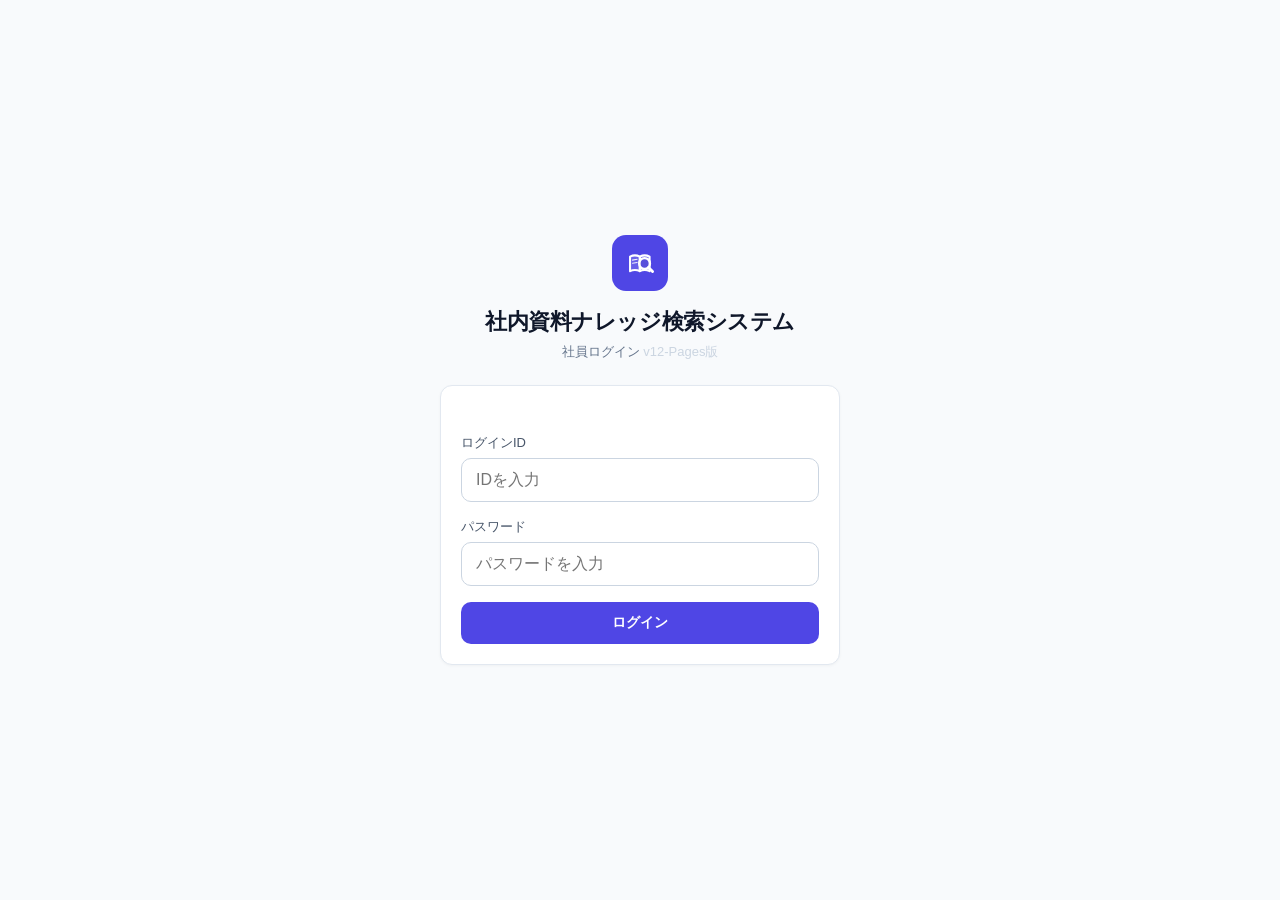
<file: shiryo.html>
<!DOCTYPE html>
<html lang="ja">
<head>
  <meta charset="UTF-8">
  <meta name="viewport" content="width=device-width, initial-scale=1">
  <title>&#x793E;&#x5185;&#x8CC7;&#x6599;&#x30CA;&#x30EC;&#x30C3;&#x30B8;&#x691C;&#x7D22;&#x30B7;&#x30B9;&#x30C6;&#x30E0;</title>
  <link rel="icon" type="image/png" href="icon-512.png">
  <link rel="apple-touch-icon" href="icon-180.png">
  <style>
    * { box-sizing: border-box; margin: 0; padding: 0; }
    :root {
      --indigo: #4f46e5; --indigo-dark: #4338ca; --indigo-bg: #eef2ff;
      --slate-50: #f8fafc; --slate-100: #f1f5f9; --slate-200: #e2e8f0;
      --slate-300: #cbd5e1; --slate-500: #64748b; --slate-600: #475569; --slate-900: #0f172a;
    }
    body {
      font-family: -apple-system, "Hiragino Sans", "Noto Sans JP", sans-serif;
      background: var(--slate-50); color: var(--slate-900);
    }
    button { cursor: pointer; font-family: inherit; }
    button:active { opacity: .85; }
    button:disabled { opacity: .5; cursor: default; }

    /* ============ &#x30ED;&#x30B0;&#x30A4;&#x30F3;&#x753B;&#x9762; ============ */
    .login-wrap {
      min-height: 100vh; display: flex; align-items: center; justify-content: center;
      padding: 24px 16px;
    }
    .login-box { width: 100%; max-width: 400px; }
    .login-logo {
      width: 56px; height: 56px; border-radius: 14px; background: var(--indigo);
      color: #fff; display: flex; align-items: center; justify-content: center;
      font-size: 26px; margin: 0 auto 16px;
    }
    .login-title { text-align: center; font-size: 22px; font-weight: 600; letter-spacing: -0.02em; }
    .login-sub { text-align: center; font-size: 13px; color: var(--slate-500); margin: 6px 0 24px; }

    /* ============ &#x30D8;&#x30C3;&#x30C0;&#x30FC; ============ */
    .topbar {
      position: sticky; top: 0; z-index: 20;
      background: #fff; border-bottom: 1px solid var(--slate-200);
      height: 60px; display: flex; align-items: center; justify-content: space-between;
      padding: 0 16px; gap: 8px;
    }
    .brand { display: flex; align-items: center; gap: 10px; min-width: 0; }
    .brand-icon {
      width: 36px; height: 36px; border-radius: 10px; background: var(--indigo);
      color: #fff; display: flex; align-items: center; justify-content: center;
      font-size: 18px; flex-shrink: 0;
    }
    .brand-title { font-weight: 600; letter-spacing: -0.02em; font-size: 16px; white-space: nowrap; overflow: hidden; text-overflow: ellipsis; }
    .topbar-right { display: flex; align-items: center; gap: 10px; flex-shrink: 0; }
    .user-name { font-size: 13px; color: var(--slate-600); }
    .role-badge {
      color: #fff; border-radius: 999px; padding: 4px 10px; font-size: 12px; font-weight: 600;
      background: var(--indigo);
    }
    .role-badge.staff { background: var(--slate-500); }
    .menu-btn {
      display: none; border: none; background: transparent; font-size: 22px;
      color: var(--slate-600); width: 44px; height: 44px; border-radius: 10px;
    }
    .menu-btn:hover { background: var(--slate-100); }

    /* ============ &#x30EC;&#x30A4;&#x30A2;&#x30A6;&#x30C8; ============ */
    .layout { display: flex; min-height: calc(100vh - 60px); }
    .sidebar {
      width: 232px; background: #fff; border-right: 1px solid var(--slate-200);
      padding: 16px 12px; display: flex; flex-direction: column; gap: 4px; flex-shrink: 0;
    }
    .nav-btn {
      display: flex; align-items: center; gap: 10px; width: 100%;
      border: none; background: transparent; color: var(--slate-600);
      font-size: 14px; font-weight: 500; padding: 0 12px; height: 44px;
      border-radius: 10px; text-align: left;
    }
    .nav-btn:hover { background: var(--slate-100); }
    .nav-btn.active { background: var(--indigo-bg); color: var(--indigo-dark); font-weight: 600; }
    .sidebar-footer { margin-top: auto; border-top: 1px solid var(--slate-200); padding-top: 12px; }
    .overlay { display: none; position: fixed; inset: 0; background: rgba(0,0,0,.4); z-index: 30; }

    main { flex: 1; padding: 28px 24px; max-width: 1120px; margin: 0 auto; width: 100%; min-width: 0; }

    /* ============ &#x5171;&#x901A;&#x30D1;&#x30FC;&#x30C4; ============ */
    .page-head { display: flex; align-items: flex-start; justify-content: space-between; gap: 12px; flex-wrap: wrap; margin-bottom: 20px; }
    h1 { font-size: 24px; letter-spacing: -0.02em; }
    .subtitle { font-size: 13px; color: var(--slate-500); margin-top: 4px; }
    .btn {
      border: none; border-radius: 10px; background: var(--indigo); color: #fff;
      font-size: 14px; font-weight: 600; padding: 0 16px; height: 42px;
      display: inline-flex; align-items: center; justify-content: center; gap: 6px;
    }
    .btn:hover { background: var(--indigo-dark); }
    .btn.secondary { background: #fff; color: var(--slate-900); border: 1px solid var(--slate-200); }
    .btn.secondary:hover { background: var(--slate-50); }
    .btn.danger { background: #dc2626; }
    .btn.ghost { background: transparent; color: var(--slate-600); font-weight: 500; }
    .btn.ghost:hover { background: var(--slate-100); }
    .btn.small { height: 36px; padding: 0 12px; font-size: 13px; }
    .btn.wide { width: 100%; }

    .card {
      background: #fff; border: 1px solid var(--slate-200); border-radius: 12px;
      padding: 20px; box-shadow: 0 1px 3px rgba(0,0,0,.04);
    }
    input, select, textarea {
      width: 100%; padding: 12px 14px; font-size: 16px; /* 16px&#x4EE5;&#x4E0A;&#x3067;iOS&#x306E;&#x30BA;&#x30FC;&#x30E0;&#x66B4;&#x767A;&#x3092;&#x9632;&#x3050; */
      border: 1px solid var(--slate-300); border-radius: 10px;
      background: #fff; color: var(--slate-900); font-family: inherit;
    }
    input:focus, select:focus, textarea:focus { outline: 2px solid rgba(99,102,241,.35); border-color: var(--indigo); }
    label { display: block; font-size: 13px; margin-bottom: 6px; color: var(--slate-600); }
    .field { margin-bottom: 16px; }

    .search-wrap { position: relative; margin-bottom: 16px; max-width: 640px; }
    .search-wrap input { padding-left: 14px; }
    .search-icon { position: absolute; left: 12px; top: 50%; transform: translateY(-50%); color: var(--slate-500); font-size: 15px; }

    .filter-head { display: flex; align-items: center; justify-content: space-between; margin-bottom: 14px; }
    .filter-title { font-size: 14px; font-weight: 600; display: flex; align-items: center; gap: 6px; }
    .filter-label { font-size: 13px; color: var(--slate-600); margin: 12px 0 6px; display: flex; align-items: center; gap: 4px; }

    .badge {
      display: inline-block; padding: 3px 9px; border-radius: 7px;
      font-size: 12px; background: var(--indigo-bg); color: var(--indigo-dark);
    }
    .badge.tag { background: var(--slate-100); color: #334155; }
    .badge.link { background: #fef3c7; color: #92400e; }
    .chip {
      display: inline-flex; align-items: center; padding: 7px 12px; border-radius: 8px; font-size: 13px;
      background: var(--slate-100); color: #334155; border: 1px solid var(--slate-200);
      margin: 0 6px 6px 0; cursor: pointer; user-select: none;
    }
    .chip.active { background: var(--indigo); color: #fff; border-color: var(--indigo); }

    /* ============ &#x8CC7;&#x6599;&#x30B0;&#x30EA;&#x30C3;&#x30C9; ============ */
    .grid {
      display: grid; gap: 16px; margin-top: 20px;
      grid-template-columns: repeat(auto-fill, minmax(280px, 1fr));
    }
    .doc-card {
      background: #fff; border: 1px solid var(--slate-200); border-radius: 12px;
      padding: 18px; cursor: pointer; display: flex; flex-direction: column; gap: 10px;
      box-shadow: 0 1px 3px rgba(0,0,0,.04); transition: box-shadow .15s ease-out;
      text-align: left; font-family: inherit; font-size: inherit;
    }
    .doc-card:hover { box-shadow: 0 4px 10px rgba(0,0,0,.08); }
    .doc-head { display: flex; align-items: center; gap: 10px; min-width: 0; }
    .doc-icon {
      width: 36px; height: 36px; border-radius: 10px; background: var(--indigo-bg);
      color: var(--indigo); display: flex; align-items: center; justify-content: center;
      font-size: 11px; font-weight: 700; flex-shrink: 0;
    }
    .doc-title { font-size: 16px; font-weight: 600; letter-spacing: -0.01em; overflow: hidden; text-overflow: ellipsis; white-space: nowrap; }
    .doc-desc { font-size: 13px; color: var(--slate-600); line-height: 1.7; }
    .doc-meta { font-size: 12px; color: var(--slate-500); font-variant-numeric: tabular-nums; margin-top: auto; display: flex; align-items: center; gap: 5px; }

    .empty {
      background: #fff; border: 1px solid var(--slate-200); border-radius: 12px;
      text-align: center; color: var(--slate-500); padding: 48px 16px; font-size: 14px; margin-top: 20px;
    }
    .preview-frame {
      width: 100%; height: 62vh; min-height: 340px;
      border: 1px solid var(--slate-200); border-radius: 10px; background: var(--slate-100);
    }
    .hidden { display: none !important; }
    .list-item {
      display: flex; align-items: center; justify-content: space-between;
      padding: 12px 0; border-bottom: 1px solid var(--slate-100); gap: 8px;
    }
    .muted { font-size: 12px; color: #94a3b8; }
    .row { display: flex; gap: 10px; align-items: center; }
    #status, #loginStatus { text-align: center; font-size: 14px; min-height: 20px; margin-bottom: 8px; }
    .ok { color: #059669; } .ng { color: #dc2626; }
    .file-drop {
      border: 2px dashed var(--slate-300); border-radius: 12px; padding: 28px 16px;
      text-align: center; color: var(--slate-500); font-size: 14px;
      cursor: pointer; margin-bottom: 16px;
    }
    .file-drop:hover { border-color: var(--indigo); background: var(--slate-50); }
    .file-drop.has-file { border-color: var(--indigo); color: var(--indigo-dark); background: var(--indigo-bg); }
    .mode-tabs { display: flex; gap: 8px; margin-bottom: 14px; }
    .mode-tab {
      flex: 1; border: 1px solid var(--slate-200); background: #fff; color: var(--slate-600);
      border-radius: 10px; height: 40px; font-size: 13px; font-weight: 600;
    }
    .mode-tab.active { background: var(--indigo-bg); color: var(--indigo-dark); border-color: var(--indigo); }
    .detail-title { font-size: 20px; font-weight: 600; letter-spacing: -0.02em; }

    /* ============ &#x30EC;&#x30B9;&#x30DD;&#x30F3;&#x30B7;&#x30D6; ============ */
    @media (max-width: 900px) {
      .menu-btn { display: flex; align-items: center; justify-content: center; }
      .sidebar {
        position: fixed; top: 0; bottom: 0; left: 0; z-index: 40;
        transform: translateX(-100%); transition: transform .15s ease-out;
        padding-top: 20px;
      }
      .sidebar.open { transform: translateX(0); }
      .overlay.show { display: block; }
      main { padding: 20px 16px; }
      .brand-title { font-size: 14px; }
      .user-name { display: none; }
    }
  </style>
</head>
<body>

  <!-- ============ &#x30ED;&#x30B0;&#x30A4;&#x30F3;&#x753B;&#x9762;(&#x30C7;&#x30D5;&#x30A9;&#x30EB;&#x30C8;&#x8868;&#x793A;&#x3002;JS&#x30A8;&#x30E9;&#x30FC;&#x6642;&#x3082;&#x767D;&#x753B;&#x9762;&#x306B;&#x306A;&#x3089;&#x306A;&#x3044;) ============ -->
  <div id="loginView" class="login-wrap">
    <div class="login-box">
      <div class="login-logo"><svg viewBox="0 0 512 512" xmlns="http://www.w3.org/2000/svg" style="width:62%;height:62%;display:block;"><g fill="none" stroke="#ffffff" stroke-width="30" stroke-linecap="round" stroke-linejoin="round"><path d="M104 158 C152 132 200 132 248 158 L248 372 C200 346 152 346 104 372 Z" fill="rgba(255,255,255,0.15)"/><path d="M392 158 C344 132 296 132 248 158 L248 372 C296 346 344 346 392 372 Z" fill="rgba(255,255,255,0.15)"/></g><g stroke="#ffffff" stroke-width="16" stroke-linecap="round" opacity="0.9"><line x1="140" y1="208" x2="208" y2="196"/><line x1="140" y1="254" x2="208" y2="242"/></g><g stroke="#ffffff" stroke-linecap="round" fill="none"><circle cx="318" cy="258" r="80" stroke-width="34" fill="rgba(67,56,202,0.45)"/><line x1="376" y1="316" x2="436" y2="376" stroke-width="42"/></g></svg></div>
      <div class="login-title">&#x793E;&#x5185;&#x8CC7;&#x6599;&#x30CA;&#x30EC;&#x30C3;&#x30B8;&#x691C;&#x7D22;&#x30B7;&#x30B9;&#x30C6;&#x30E0;</div>
      <div class="login-sub">&#x793E;&#x54E1;&#x30ED;&#x30B0;&#x30A4;&#x30F3; <span style="color:#cbd5e1;">v12-Pages&#x7248;</span></div>
      <div class="card">
        <div id="loginStatus"></div>
        <div class="field">
          <label>&#x30ED;&#x30B0;&#x30A4;&#x30F3;ID</label>
          <input id="loginId" placeholder="ID&#x3092;&#x5165;&#x529B;" autocomplete="username">
        </div>
        <div class="field">
          <label>&#x30D1;&#x30B9;&#x30EF;&#x30FC;&#x30C9;</label>
          <input id="loginPw" type="password" placeholder="&#x30D1;&#x30B9;&#x30EF;&#x30FC;&#x30C9;&#x3092;&#x5165;&#x529B;" autocomplete="current-password">
        </div>
        <button class="btn wide" id="loginBtn" onclick="doLogin()">&#x30ED;&#x30B0;&#x30A4;&#x30F3;</button>
      </div>
    </div>
  </div>

  <!-- ============ &#x30A2;&#x30D7;&#x30EA;&#x672C;&#x4F53; ============ -->
  <div id="appShell" class="hidden">
    <div class="topbar">
      <div class="brand">
        <button class="menu-btn" onclick="toggleSidebar(true)">&#x2630;</button>
        <div class="brand-icon"><svg viewBox="0 0 512 512" xmlns="http://www.w3.org/2000/svg" style="width:62%;height:62%;display:block;"><g fill="none" stroke="#ffffff" stroke-width="30" stroke-linecap="round" stroke-linejoin="round"><path d="M104 158 C152 132 200 132 248 158 L248 372 C200 346 152 346 104 372 Z" fill="rgba(255,255,255,0.15)"/><path d="M392 158 C344 132 296 132 248 158 L248 372 C296 346 344 346 392 372 Z" fill="rgba(255,255,255,0.15)"/></g><g stroke="#ffffff" stroke-width="16" stroke-linecap="round" opacity="0.9"><line x1="140" y1="208" x2="208" y2="196"/><line x1="140" y1="254" x2="208" y2="242"/></g><g stroke="#ffffff" stroke-linecap="round" fill="none"><circle cx="318" cy="258" r="80" stroke-width="34" fill="rgba(67,56,202,0.45)"/><line x1="376" y1="316" x2="436" y2="376" stroke-width="42"/></g></svg></div>
        <div class="brand-title">&#x793E;&#x5185;&#x8CC7;&#x6599;&#x30CA;&#x30EC;&#x30C3;&#x30B8;&#x691C;&#x7D22;&#x30B7;&#x30B9;&#x30C6;&#x30E0;</div>
      </div>
      <div class="topbar-right">
        <span class="user-name" id="userName"></span>
        <span class="role-badge" id="roleBadge"></span>
        <button class="btn ghost small" onclick="doLogout()">&#x30ED;&#x30B0;&#x30A2;&#x30A6;&#x30C8;</button>
      </div>
    </div>

    <div class="overlay" id="overlay" onclick="toggleSidebar(false)"></div>

    <div class="layout">
      <nav class="sidebar" id="sidebar">
        <button class="nav-btn active" id="nav-listView" onclick="navTo('listView')">&#x8CC7;&#x6599;&#x691C;&#x7D22;</button>
        <button class="nav-btn hidden adminOnly" id="nav-editView" onclick="navToNew()">&#x8CC7;&#x6599;&#x767B;&#x9332;</button>
        <button class="nav-btn hidden adminOnly" id="nav-masterView" onclick="navTo('masterView')">&#x30AB;&#x30C6;&#x30B4;&#x30EA;&#x30FB;&#x30BF;&#x30B0;&#x7BA1;&#x7406;</button>
        <button class="nav-btn hidden adminOnly" id="nav-memberView" onclick="navTo('memberView')">&#x30E1;&#x30F3;&#x30D0;&#x30FC;&#x7BA1;&#x7406;</button>
        <div class="sidebar-footer">
          <button class="nav-btn" onclick="doLogout()">&#x30ED;&#x30B0;&#x30A2;&#x30A6;&#x30C8;</button>
        </div>
      </nav>

      <main>
        <div id="status"></div>

        <!-- ============ &#x691C;&#x7D22;&#x30FB;&#x4E00;&#x89A7; ============ -->
        <div id="listView">
          <div class="page-head">
            <div>
              <h1>&#x8CC7;&#x6599;&#x691C;&#x7D22;</h1>
              <div class="subtitle">&#x30AD;&#x30FC;&#x30EF;&#x30FC;&#x30C9;&#x30FB;&#x30AB;&#x30C6;&#x30B4;&#x30EA;&#x30FB;&#x30BF;&#x30B0;&#x3067;&#x793E;&#x5185;&#x8CC7;&#x6599;&#x3092;&#x63A2;&#x305B;&#x307E;&#x3059;</div>
            </div>
            <button class="btn hidden adminOnly" onclick="navToNew()">&#xFF0B; &#x65B0;&#x898F;&#x767B;&#x9332;</button>
          </div>

          <div class="search-wrap">
            <input id="keyword" placeholder="&#x30BF;&#x30A4;&#x30C8;&#x30EB;&#x30FB;&#x8AAC;&#x660E;&#x30FB;&#x30D5;&#x30A1;&#x30A4;&#x30EB;&#x540D;&#x3067;&#x691C;&#x7D22;" oninput="onKeywordInput()">
          </div>

          <div class="card" style="margin-bottom:16px;">
            <div class="filter-title" style="margin-bottom:10px;">&#x3042;&#x3044;&#x307E;&#x3044;&#x691C;&#x7D22;(&#x8A71;&#x3057;&#x8A00;&#x8449;&#x3067;&#x3082;OK)</div>
            <div class="row">
              <input id="aiQuestion" placeholder="&#x4F8B;: &#x96FB;&#x7DDA;&#x306E;&#x7559;&#x3081;&#x65B9;&#x306F;&#x3069;&#x3053;&#x306B;&#x66F8;&#x3044;&#x3066;&#x3042;&#x308B;&#xFF1F;">
              <button class="btn small" id="aiBtn" onclick="askAi()">&#x63A2;&#x3059;</button>
            </div>
            <div id="aiAnswer" class="hidden" style="margin-top:12px; font-size:14px; line-height:1.7; background:#eef2ff; border-radius:10px; padding:12px;"></div>
            <div id="aiHits" style="margin-top:8px;"></div>
          </div>

          <div class="card">
            <div class="filter-head">
              <div class="filter-title">&#x7D5E;&#x308A;&#x8FBC;&#x307F;</div>
              <button class="btn ghost small hidden" id="clearBtn" onclick="clearFilters()">&#x2715; &#x6761;&#x4EF6;&#x3092;&#x30AF;&#x30EA;&#x30A2;</button>
            </div>
            <div class="filter-label">&#x30AB;&#x30C6;&#x30B4;&#x30EA;</div>
            <select id="catFilter" onchange="render()"></select>
            <div class="filter-label">&#x30BF;&#x30B0;</div>
            <div id="tagChips"></div>
          </div>

          <div id="docList" class="grid"></div>
          <div id="emptyBox" class="empty hidden">&#x8A72;&#x5F53;&#x3059;&#x308B;&#x8CC7;&#x6599;&#x304C;&#x898B;&#x3064;&#x304B;&#x3089;&#x306A;&#x304B;&#x3063;&#x305F;&#x3088;</div>

          <div id="textHitsWrap" class="hidden" style="margin-top:24px;">
            <div class="filter-title" style="margin-bottom:10px;">&#x8CC7;&#x6599;&#x306E;&#x4E2D;&#x8EAB;&#x306B;&#x30D2;&#x30C3;&#x30C8;</div>
            <div id="textHits"></div>
          </div>
        </div>

        <!-- ============ &#x8A73;&#x7D30; ============ -->
        <div id="detailView" class="hidden">
          <div class="page-head">
            <button class="btn secondary small" onclick="navTo('listView')">&#x2190; &#x8CC7;&#x6599;&#x691C;&#x7D22;&#x3078;&#x623B;&#x308B;</button>
            <div class="row hidden adminOnly">
              <button class="btn secondary small" onclick="autoIndexCurrent()">&#x7D22;&#x5F15;&#x3092;&#x81EA;&#x52D5;&#x751F;&#x6210;</button>
              <button class="btn secondary small" onclick="editCurrent()">&#x7DE8;&#x96C6;</button>
              <button class="btn danger small" onclick="deleteCurrent()">&#x524A;&#x9664;</button>
            </div>
          </div>
          <div class="card">
            <div id="detailBody"></div>
            <div style="margin-top:16px;">
              <button class="btn" id="downloadBtn" onclick="openFile()">&#x30C0;&#x30A6;&#x30F3;&#x30ED;&#x30FC;&#x30C9; / &#x958B;&#x304F;</button>
            </div>
          </div>
        </div>

        <!-- ============ &#x767B;&#x9332;&#x30FB;&#x7DE8;&#x96C6;(&#x7BA1;&#x7406;&#x8005;&#x306E;&#x307F;) ============ -->
        <div id="editView" class="hidden">
          <div class="page-head">
            <button class="btn secondary small" onclick="navTo('listView')">&#x2190; &#x8CC7;&#x6599;&#x691C;&#x7D22;&#x3078;&#x623B;&#x308B;</button>
          </div>
          <div class="card" style="max-width:680px;">
            <h1 id="editTitle" style="font-size:20px; margin-bottom:16px;">&#x8CC7;&#x6599;&#x306E;&#x65B0;&#x898F;&#x767B;&#x9332;</h1>

            <div class="mode-tabs">
              <button class="mode-tab active" id="modeFile" onclick="setMode('file')">&#x30D5;&#x30A1;&#x30A4;&#x30EB;&#x3092;&#x767B;&#x9332;</button>
              <button class="mode-tab" id="modeUrl" onclick="setMode('url')">&#x5916;&#x90E8;URL&#x3092;&#x767B;&#x9332;</button>
            </div>

            <div id="fileMode">
              <div class="file-drop" id="fileDrop" onclick="document.getElementById('fileInput').click()">
                &#x30BF;&#x30C3;&#x30D7;&#x3057;&#x3066;PDF&#x30FB;&#x753B;&#x50CF;&#x3092;&#x9078;&#x629E;
              </div>
              <input type="file" id="fileInput" accept="application/pdf,image/*" class="hidden" onchange="onFilePicked(this.files[0])">
            </div>

            <div id="urlMode" class="hidden">
              <div class="field">
                <label>&#x8CC7;&#x6599;&#x306E;URL(PDF&#x76F4;&#x30EA;&#x30F3;&#x30AF;&#x3084;&#x516C;&#x958B;&#x30DA;&#x30FC;&#x30B8;)</label>
                <input id="fUrl" placeholder="https://example.go.jp/xxx.pdf" inputmode="url">
              </div>
            </div>

            <div class="field">
              <label>&#x30BF;&#x30A4;&#x30C8;&#x30EB;</label>
              <input id="fTitle" placeholder="&#x4F8B;: &#x65B0;&#x4EBA;&#x7814;&#x4FEE;&#x30DE;&#x30CB;&#x30E5;&#x30A2;&#x30EB;2026">
            </div>
            <div class="field">
              <label>&#x8AAC;&#x660E;&#x6587;</label>
              <textarea id="fDesc" rows="3" placeholder="&#x8CC7;&#x6599;&#x306E;&#x6982;&#x8981;"></textarea>
            </div>
            <div class="field">
              <label>&#x30AB;&#x30C6;&#x30B4;&#x30EA;</label>
              <select id="fCat"></select>
            </div>
            <div class="field">
              <label>&#x30BF;&#x30B0;(&#x30BF;&#x30C3;&#x30D7;&#x3067;&#x9078;&#x629E;)</label>
              <div id="fTags"></div>
            </div>
            <div class="field">
              <label>&#x516C;&#x958B;&#x7BC4;&#x56F2;</label>
              <select id="fScope" onchange="onScopeChange()">
                <option value="internal">&#x793E;&#x5185;&#x306E;&#x307F;(&#x7BA1;&#x7406;&#x8005;&#x30FB;&#x793E;&#x54E1;&#x3060;&#x3051;)</option>
                <option value="external">&#x5916;&#x90E8;&#x306B;&#x3082;&#x516C;&#x958B;</option>
              </select>
            </div>
            <div class="field hidden" id="fScopeCompaniesWrap">
              <label>&#x516C;&#x958B;&#x3059;&#x308B;&#x4F1A;&#x793E;(&#x30AB;&#x30F3;&#x30DE;&#x533A;&#x5207;&#x308A;&#x3002;&#x7A7A;&#x6B04;&#x306A;&#x3089;&#x5916;&#x90E8;&#x306E;&#x5168;&#x54E1;&#x306B;&#x516C;&#x958B;)</label>
              <input id="fScopeCompanies" placeholder="&#x4F8B;: &#x25CB;&#x25CB;&#x5EFA;&#x8A2D;,&#x25B3;&#x25B3;&#x5DE5;&#x696D;">
            </div>
            <button class="btn wide" id="saveBtn" onclick="saveDoc()">&#x4FDD;&#x5B58;&#x3059;&#x308B;</button>
          </div>
        </div>

        <!-- ============ &#x30DE;&#x30B9;&#x30BF;&#x7BA1;&#x7406;(&#x7BA1;&#x7406;&#x8005;&#x306E;&#x307F;) ============ -->
        <div id="masterView" class="hidden">
          <div class="page-head">
            <div>
              <h1>&#x30AB;&#x30C6;&#x30B4;&#x30EA;&#x30FB;&#x30BF;&#x30B0;&#x7BA1;&#x7406;</h1>
              <div class="subtitle">&#x8CC7;&#x6599;&#x306E;&#x30AB;&#x30C6;&#x30B4;&#x30EA;&#x3068;&#x30BF;&#x30B0;&#x3092;&#x8FFD;&#x52A0;&#x30FB;&#x524A;&#x9664;&#x3067;&#x304D;&#x307E;&#x3059;</div>
            </div>
          </div>
          <div class="card" style="margin-bottom:16px;">
            <div class="filter-title" style="margin-bottom:12px;">&#x30AB;&#x30C6;&#x30B4;&#x30EA;</div>
            <div class="row">
              <input id="newCat" placeholder="&#x4F8B;: &#x55B6;&#x696D;&#x30DE;&#x30CB;&#x30E5;&#x30A2;&#x30EB;">
              <button class="btn small" onclick="addMaster('cats')">&#x8FFD;&#x52A0;</button>
            </div>
            <div id="catList" style="margin-top:10px;"></div>
          </div>
          <div class="card">
            <div class="filter-title" style="margin-bottom:12px;">&#x30BF;&#x30B0;</div>
            <div class="row">
              <input id="newTag" placeholder="&#x4F8B;: &#x65B0;&#x4EBA;&#x5411;&#x3051;">
              <button class="btn small" onclick="addMaster('tags')">&#x8FFD;&#x52A0;</button>
            </div>
            <div id="tagList" style="margin-top:10px;"></div>
          </div>
        </div>

        <!-- ============ &#x30E1;&#x30F3;&#x30D0;&#x30FC;&#x7BA1;&#x7406;(&#x7BA1;&#x7406;&#x8005;&#x306E;&#x307F;) ============ -->
        <div id="memberView" class="hidden">
          <div class="page-head">
            <div>
              <h1>&#x30E1;&#x30F3;&#x30D0;&#x30FC;&#x7BA1;&#x7406;</h1>
              <div class="subtitle">&#x30ED;&#x30B0;&#x30A4;&#x30F3;&#x3067;&#x304D;&#x308B;&#x4EBA;&#x306E;&#x8FFD;&#x52A0;&#x30FB;&#x524A;&#x9664;&#x30FB;&#x30D1;&#x30B9;&#x30EF;&#x30FC;&#x30C9;&#x518D;&#x8A2D;&#x5B9A;&#x304C;&#x3067;&#x304D;&#x307E;&#x3059;</div>
            </div>
          </div>
          <div class="card" style="margin-bottom:16px;">
            <div class="filter-title" style="margin-bottom:12px;">&#x65B0;&#x3057;&#x3044;&#x30E1;&#x30F3;&#x30D0;&#x30FC;&#x3092;&#x8FFD;&#x52A0;</div>
            <div class="field"><label>&#x30ED;&#x30B0;&#x30A4;&#x30F3;ID(&#x534A;&#x89D2;)</label><input id="newMemId" placeholder="&#x4F8B;: tanaka"></div>
            <div class="field"><label>&#x540D;&#x524D;</label><input id="newMemName" placeholder="&#x4F8B;: &#x7530;&#x4E2D;"></div>
            <div class="field"><label>&#x30D1;&#x30B9;&#x30EF;&#x30FC;&#x30C9;</label><input id="newMemPw" placeholder="&#x672C;&#x4EBA;&#x306B;&#x4F1D;&#x3048;&#x308B;&#x30D1;&#x30B9;&#x30EF;&#x30FC;&#x30C9;"></div>
            <div class="field"><label>&#x6A29;&#x9650;</label>
              <select id="newMemRole" onchange="onMemRoleChange()">
                <option value="staff">&#x793E;&#x54E1;(&#x691C;&#x7D22;&#x30FB;&#x95B2;&#x89A7;&#x306E;&#x307F;)</option>
                <option value="admin">&#x7BA1;&#x7406;&#x8005;(&#x767B;&#x9332;&#x30FB;&#x7BA1;&#x7406;&#x3082;&#x3067;&#x304D;&#x308B;)</option>
                <option value="guest">&#x5916;&#x90E8;(&#x516C;&#x958B;&#x8CC7;&#x6599;&#x306E;&#x95B2;&#x89A7;&#x306E;&#x307F;)</option>
              </select>
            </div>
            <div class="field hidden" id="newMemCompanyWrap">
              <label>&#x6240;&#x5C5E;&#x4F1A;&#x793E;&#x540D;</label>
              <input id="newMemCompany" placeholder="&#x4F8B;: &#x25CB;&#x25CB;&#x5EFA;&#x8A2D;">
            </div>
            <button class="btn wide" id="addMemBtn" onclick="addMemberUi()">&#x8FFD;&#x52A0;&#x3059;&#x308B;</button>
          </div>
          <div class="card">
            <div class="filter-title" style="margin-bottom:12px;">&#x30E1;&#x30F3;&#x30D0;&#x30FC;&#x4E00;&#x89A7;</div>
            <div id="memList"><span class="muted">&#x8AAD;&#x307F;&#x8FBC;&#x307F;&#x4E2D;...</span></div>
          </div>
        </div>
      </main>
    </div>
  </div>

  <script>
    // ============================================
    // GAS\u76F4\u30C7\u30D7\u30ED\u30A4\u306A\u3089\u7A7A\u306E\u307E\u307E\u3002
    // GitHub Pages\u5074\u304B\u3089\u4F7F\u3046\u306A\u3089Web\u30A2\u30D7\u30EAURL\u3092\u5165\u308C\u308B
    // ============================================
    const GAS_URL = 'https://script.google.com/macros/s/AKfycbzPd0Ijfy7mm8N78_yHC5cpp-3KK_Sf0RX3O3aWOvqalYkDgwf5LilGWIUMsYt_i_INJw/exec';

    // JS\u30A8\u30E9\u30FC\u304C\u8D77\u304D\u305F\u3089\u767D\u753B\u9762\u306B\u305B\u305A\u5185\u5BB9\u3092\u8868\u793A\u3059\u308B
    window.onerror = function (msg, src, line) {
      const el = document.getElementById('loginStatus');
      if (el) { el.textContent = '\u30A8\u30E9\u30FC: ' + msg + ' (\u884C' + line + ')'; el.className = 'ng'; }
    };

    function storageSet(k, v) { try { sessionStorage.setItem(k, v); } catch (e) {} }
    function storageRemove(k) { try { sessionStorage.removeItem(k); } catch (e) {} }

    let all = { docs: [], cats: [], tags: [] };
    let keyword = '';
    let selTagIds = new Set();
    let currentDoc = null;
    let editingId = null;
    let uploadedFile = null; // { fileId, fileName, fileType }
    let editMode = 'file';   // 'file' | 'url'
    let session = null;      // { token, name, role }
    let kwTimer = null;
    let textHits = [];
    let txTimer = null;

    try { session = JSON.parse(sessionStorage.getItem('session') || 'null'); } catch (e) { session = null; }

    // ============================================
    // API\u547C\u3073\u51FA\u3057(GAS\u76F4 / fetch \u4E21\u5BFE\u5FDC)
    // ============================================
    function callApi(req) {
      if (session && session.token) req.token = session.token;
      let p;
      if (GAS_URL) {
        p = fetch(GAS_URL, {
          method: 'POST',
          headers: { 'Content-Type': 'text/plain' },
          body: JSON.stringify(req),
        }).then(r => r.json()).then(res => {
          if (!res.ok) throw new Error(res.error);
          return res.result;
        });
      } else {
        if (typeof google === 'undefined') {
          return Promise.reject(new Error('GAS_URL\u304C\u672A\u8A2D\u5B9A\u3060\u3088\u3002GitHub Pages\u304B\u3089\u4F7F\u3046\u3068\u304D\u306F\u30D5\u30A1\u30A4\u30EB\u5192\u982D\u306EGAS_URL\u306BWeb\u30A2\u30D7\u30EAURL\u3092\u5165\u308C\u3066\u306D'));
        }
        p = new Promise((resolve, reject) => {
          google.script.run
            .withSuccessHandler(res => res.ok ? resolve(res.result) : reject(new Error(res.error)))
            .withFailureHandler(err => reject(err))
            .api(req);
        });
      }
      return p.catch(err => {
        // \u30BB\u30C3\u30B7\u30E7\u30F3\u5207\u308C\u306A\u3089\u5F37\u5236\u30ED\u30B0\u30A2\u30A6\u30C8
        if (/\u30BB\u30C3\u30B7\u30E7\u30F3|\u30ED\u30B0\u30A4\u30F3\u304C\u5FC5\u8981/.test(err.message)) {
          clearSession();
          showLogin('\u30BB\u30C3\u30B7\u30E7\u30F3\u304C\u5207\u308C\u305F\u3088\u3002\u30ED\u30B0\u30A4\u30F3\u3057\u306A\u304A\u3057\u3066\u306D');
        }
        throw err;
      });
    }

    function setStatus(msg, ok) {
      const el = document.getElementById('status');
      el.textContent = msg;
      el.className = ok ? 'ok' : 'ng';
      if (msg && ok) setTimeout(() => { if (el.textContent === msg) el.textContent = ''; }, 2500);
    }

    function esc(s) {
      return String(s ?? '').replace(/[&<>"']/g, c => ({
        '&': '&amp;', '<': '&lt;', '>': '&gt;', '"': '&quot;', "'": '&#39;'
      })[c]);
    }

    function fmtDate(iso) {
      if (!iso) return '';
      const d = new Date(iso);
      if (isNaN(d.getTime())) return '';
      const p = n => String(n).padStart(2, '0');
      return d.getFullYear() + '/' + p(d.getMonth() + 1) + '/' + p(d.getDate());
    }

    function docIcon(d) {
      if (d.fileType === 'pdf') return 'PDF';
      if (d.fileType === 'image') return '\u753B\u50CF';
      return 'URL';
    }

    // ============================================
    // \u30ED\u30B0\u30A4\u30F3\u30FB\u30ED\u30B0\u30A2\u30A6\u30C8
    // ============================================
    function showLogin(msg) {
      document.getElementById('loginView').classList.remove('hidden');
      document.getElementById('appShell').classList.add('hidden');
      const el = document.getElementById('loginStatus');
      el.textContent = msg || '';
      el.className = 'ng';
    }

    function showApp() {
      document.getElementById('loginView').classList.add('hidden');
      document.getElementById('appShell').classList.remove('hidden');
      document.getElementById('userName').textContent = session.name;
      const badge = document.getElementById('roleBadge');
      const isAdmin = session.role === 'admin';
      badge.textContent = isAdmin ? '\u7BA1\u7406\u8005' : (session.role === 'guest' ? '\u5916\u90E8' : '\u793E\u54E1');
      badge.classList.toggle('staff', !isAdmin);
      document.querySelectorAll('.adminOnly').forEach(el => el.classList.toggle('hidden', !isAdmin));
      navTo('listView');
      load();
    }

    function clearSession() {
      session = null;
      storageRemove('session');
    }

    function doLogin() {
      const id = document.getElementById('loginId').value.trim();
      const pw = document.getElementById('loginPw').value;
      const st = document.getElementById('loginStatus');
      if (!id || !pw) { st.textContent = 'ID\u3068\u30D1\u30B9\u30EF\u30FC\u30C9\u3092\u5165\u529B\u3057\u3066\u306D'; st.className = 'ng'; return; }

      const btn = document.getElementById('loginBtn');
      btn.disabled = true;
      st.textContent = '\u30ED\u30B0\u30A4\u30F3\u4E2D...';
      st.className = 'ok';

      callApi({ action: 'login', data: { id: id, password: pw } }).then(res => {
        btn.disabled = false;
        session = { token: res.token, name: res.name, role: res.role };
        storageSet('session', JSON.stringify(session));
        document.getElementById('loginPw').value = '';
        st.textContent = '';
        showApp();
      }).catch(err => {
        btn.disabled = false;
        st.textContent = err.message;
        st.className = 'ng';
      });
    }

    function doLogout() {
      if (session && session.token) {
        callApi({ action: 'logout' }).catch(() => {});
      }
      clearSession();
      showLogin('');
      toggleSidebar(false);
    }

    // ============================================
    // \u753B\u9762\u5207\u66FF\u30FB\u30B5\u30A4\u30C9\u30D0\u30FC
    // ============================================
    function toggleSidebar(open) {
      document.getElementById('sidebar').classList.toggle('open', open);
      document.getElementById('overlay').classList.toggle('show', open);
    }

    function navTo(id) {
      // \u7BA1\u7406\u8005\u5C02\u7528\u753B\u9762\u306E\u30AC\u30FC\u30C9(UI\u975E\u8868\u793A\u306B\u52A0\u3048\u3066\u30EB\u30FC\u30C8\u5074\u3067\u3082\u5F3E\u304F)
      if ((id === 'editView' || id === 'masterView' || id === 'memberView') && (!session || session.role !== 'admin')) {
        id = 'listView';
        setStatus('\u3053\u306E\u753B\u9762\u306F\u7BA1\u7406\u8005\u3060\u3051\u3060\u3088', false);
      }
      ['listView', 'detailView', 'editView', 'masterView', 'memberView'].forEach(v => {
        document.getElementById(v).classList.toggle('hidden', v !== id);
      });
      ['listView', 'editView', 'masterView', 'memberView'].forEach(v => {
        const btn = document.getElementById('nav-' + v);
        if (btn) btn.classList.toggle('active', v === id || (id === 'detailView' && v === 'listView'));
      });
      toggleSidebar(false);
      window.scrollTo(0, 0);
      if (id === 'masterView') renderMaster();
      if (id === 'memberView') loadMembers();
    }

    function navToNew() { openEdit(null); }

    // ============================================
    // \u30C7\u30FC\u30BF\u8AAD\u307F\u8FBC\u307F\u30FB\u4E00\u89A7\u63CF\u753B
    // ============================================
    function load() {
      setStatus('\u8AAD\u307F\u8FBC\u307F\u4E2D...', true);
      callApi({ action: 'listAll' }).then(res => {
        all = res;
        setStatus('', true);
        renderFilters();
        render();
      }).catch(err => setStatus('\u8AAD\u307F\u8FBC\u307F\u5931\u6557: ' + err.message, false));
    }

    function renderFilters() {
      const catSel = document.getElementById('catFilter');
      const cur = catSel.value;
      catSel.innerHTML = '<option value="">\u3059\u3079\u3066\u306E\u30AB\u30C6\u30B4\u30EA</option>' +
        all.cats.map(c => `<option value="${esc(c.id)}">${esc(c.name)}</option>`).join('');
      catSel.value = cur;

      document.getElementById('tagChips').innerHTML = all.tags.map(t =>
        `<span class="chip ${selTagIds.has(t.id) ? 'active' : ''}" onclick="toggleTag('${esc(t.id)}')">${esc(t.name)}</span>`
      ).join('') || '<span class="muted">\u30BF\u30B0\u306F\u307E\u3060\u306A\u3044\u3088</span>';
    }

    function toggleTag(id) {
      selTagIds.has(id) ? selTagIds.delete(id) : selTagIds.add(id);
      renderFilters();
      render();
    }

    function onKeywordInput() {
      clearTimeout(kwTimer);
      kwTimer = setTimeout(() => {
        keyword = document.getElementById('keyword').value.trim().toLowerCase();
        render();
        searchFulltext();
      }, 300);
    }

    function clearFilters() {
      keyword = '';
      selTagIds.clear();
      document.getElementById('keyword').value = '';
      document.getElementById('catFilter').value = '';
      renderFilters();
      render();
      searchFulltext();
    }

    // ============================================
    // \u672C\u6587\u691C\u7D22(\u5168\u6587\u691C\u7D22\u30A4\u30F3\u30C7\u30C3\u30AF\u30B9)
    // ============================================
    function searchFulltext() {
      clearTimeout(txTimer);
      if (!keyword || keyword.length < 2) {
        textHits = [];
        renderTextHits();
        return;
      }
      txTimer = setTimeout(() => {
        callApi({ action: 'searchText', data: { keyword: keyword } }).then(res => {
          textHits = res.hits || [];
          renderTextHits();
        }).catch(() => {});
      }, 350);
    }

    function renderTextHits() {
      const wrap = document.getElementById('textHitsWrap');
      wrap.classList.toggle('hidden', textHits.length === 0);
      document.getElementById('textHits').innerHTML = textHits.map((h, i) => `
        <div class="card doc-card" style="margin-bottom:10px;" onclick="openHit(${i})">
          <div class="muted">${esc(h.docTitle)}</div>
          <div style="font-weight:600; margin:4px 0;">${esc(h.heading)} <span class="badge">p.${h.page}</span></div>
          ${h.snippet ? `<div class="doc-desc">${esc(h.snippet)}</div>` : ''}
        </div>`).join('');
    }

    function openHit(i) {
      const h = textHits[i];
      if (!h) return;
      if (h.url && h.page) {
        window.open(h.url + '#page=' + h.page, '_blank');
      } else if (h.url) {
        window.open(h.url, '_blank');
      } else {
        openDetail(h.docId);
      }
    }

    // ============================================
    // AI\u306B\u805E\u304F(Claude API\u7D4C\u7531\u306E\u3042\u3044\u307E\u3044\u691C\u7D22)
    // ============================================
    let aiHits = [];

    function askAi() {
      const q = document.getElementById('aiQuestion').value.trim();
      if (!q) { setStatus('\u8CEA\u554F\u3092\u5165\u308C\u3066\u306D', false); return; }
      const btn = document.getElementById('aiBtn');
      const ans = document.getElementById('aiAnswer');
      btn.disabled = true;
      ans.classList.remove('hidden');
      ans.textContent = '\u63A2\u3057\u4E2D...';
      document.getElementById('aiHits').innerHTML = '';
      callApi({ action: 'aiSearch', data: { question: q } }).then(res => {
        btn.disabled = false;
        ans.textContent = res.answer || '(\u7B54\u3048\u304C\u8FD4\u3063\u3066\u3053\u306A\u304B\u3063\u305F\u3088)';
        aiHits = res.hits || [];
        document.getElementById('aiHits').innerHTML = aiHits.map((h, i) => `
          <div class="card doc-card" style="margin-bottom:8px;" onclick="openAiHit(${i})">
            <div class="muted">${esc(h.docTitle)}</div>
            <div style="font-weight:600; margin-top:2px;">${esc(h.heading)} ${h.page ? `<span class="badge">p.${h.page}</span>` : ''}</div>
          </div>`).join('');
      }).catch(err => {
        btn.disabled = false;
        ans.textContent = '\u30A8\u30E9\u30FC: ' + err.message;
      });
    }

    function openAiHit(i) {
      const h = aiHits[i];
      if (!h) return;
      if (h.url && h.page) {
        window.open(h.url + '#page=' + h.page, '_blank');
      } else if (h.url) {
        window.open(h.url, '_blank');
      } else {
        openDetail(h.docId);
      }
    }

    function catName(id) { const c = all.cats.find(c => c.id === id); return c ? c.name : ''; }
    function tagName(id) { const t = all.tags.find(t => t.id === id); return t ? t.name : ''; }

    function filteredDocs() {
      const catId = document.getElementById('catFilter').value;
      return all.docs.filter(d => {
        if (keyword) {
          const hay = [d.title, d.description, d.fileName, d.url].join(' ').toLowerCase();
          if (!hay.includes(keyword)) return false;
        }
        if (catId && d.categoryId !== catId) return false;
        if (selTagIds.size > 0) {
          for (const tid of selTagIds) if (!d.tagIds.includes(tid)) return false;
        }
        return true;
      }).sort((a, b) => new Date(b.registeredAt) - new Date(a.registeredAt));
    }

    function render() {
      const docs = filteredDocs();
      const hasFilter = keyword || selTagIds.size > 0 || document.getElementById('catFilter').value;
      document.getElementById('clearBtn').classList.toggle('hidden', !hasFilter);
      document.getElementById('emptyBox').classList.toggle('hidden', docs.length !== 0);

      document.getElementById('docList').innerHTML = docs.map(d => `
        <button class="doc-card" onclick="openDetail('${esc(d.id)}')">
          <div class="doc-head">
            <div class="doc-icon">${docIcon(d)}</div>
            <div class="doc-title">${esc(d.title) || '\u7121\u984C\u306E\u8CC7\u6599'}</div>
          </div>
          <div>
            ${d.categoryId && catName(d.categoryId) ? `<span class="badge">${esc(catName(d.categoryId))}</span>` : ''}
            ${d.tagIds.map(tid => tagName(tid) ? ` <span class="badge tag">${esc(tagName(tid))}</span>` : '').join('')}
            ${!d.fileId && d.url ? ' <span class="badge link">\u5916\u90E8\u30EA\u30F3\u30AF</span>' : ''}
            ${d.scope && session.role !== 'guest' ? ' <span class="badge link">\u5916\u90E8\u516C\u958B</span>' : ''}
          </div>
          ${d.description ? `<div class="doc-desc">${esc(d.description.length > 80 ? d.description.slice(0, 80) + '\u2026' : d.description)}</div>` : ''}
          <div class="doc-meta">${fmtDate(d.registeredAt)}</div>
        </button>`).join('');
    }

    // ============================================
    // \u8A73\u7D30
    // ============================================
    function previewHtml(d) {
      if (d.fileId) {
        return `<iframe class="preview-frame" src="https://drive.google.com/file/d/${esc(d.fileId)}/preview" allow="autoplay"></iframe>`;
      }
      if (d.url) {
        const isPdf = /\.pdf($|\?)/i.test(d.url);
        const src = isPdf
          ? 'https://docs.google.com/viewer?embedded=true&url=' + encodeURIComponent(d.url)
          : d.url;
        return `<iframe class="preview-frame" src="${esc(src)}"></iframe>
          <div class="muted" style="margin-top:6px;">\u203B\u30B5\u30A4\u30C8\u5074\u306E\u8A2D\u5B9A\u306B\u3088\u3063\u3066\u306F\u57CB\u3081\u8FBC\u307F\u8868\u793A\u3067\u304D\u306A\u3044\u3053\u3068\u304C\u3042\u308B\u3088\u3002\u305D\u306E\u5834\u5408\u306F\u4E0B\u306E\u30DC\u30BF\u30F3\u304B\u3089\u958B\u3044\u3066\u306D\u3002</div>`;
      }
      return '<div class="empty" style="margin-top:12px;">\u30D7\u30EC\u30D3\u30E5\u30FC\u3067\u304D\u308B\u30D5\u30A1\u30A4\u30EB\u304C\u306A\u3044\u3088</div>';
    }

    function openDetail(id) {
      currentDoc = all.docs.find(d => d.id === id);
      if (!currentDoc) return;
      const d = currentDoc;
      document.getElementById('detailBody').innerHTML = `
        <div class="doc-head" style="margin-bottom:10px;">
          <div class="doc-icon">${docIcon(d)}</div>
          <div class="detail-title">${esc(d.title)}</div>
        </div>
        <div style="margin-bottom:8px;">
          ${d.categoryId && catName(d.categoryId) ? `<span class="badge">${esc(catName(d.categoryId))}</span>` : ''}
          ${d.tagIds.map(tid => tagName(tid) ? ` <span class="badge tag">${esc(tagName(tid))}</span>` : '').join('')}
          ${!d.fileId && d.url ? ' <span class="badge link">\u5916\u90E8\u30EA\u30F3\u30AF</span>' : ''}
          ${d.scope && session.role !== 'guest' ? ` <span class="badge link">${esc(d.scope === '\u5168\u54E1' ? '\u5916\u90E8\u516C\u958B' : '\u516C\u958B: ' + d.scope)}</span>` : ''}
        </div>
        <div class="doc-meta" style="margin-bottom:12px;">
          \u767B\u9332\u65E5: ${fmtDate(d.registeredAt)}
          ${d.fileName ? ' &nbsp;\u6DFB\u4ED8: ' + esc(d.fileName) : ''}
          ${!d.fileId && d.url ? ' &nbsp;URL: ' + esc(d.url) : ''}
        </div>
        ${d.description ? `<div class="doc-desc" style="white-space:pre-wrap; margin-bottom:14px;">${esc(d.description)}</div>` : ''}
        ${previewHtml(d)}
      `;
      document.getElementById('downloadBtn').classList.toggle('hidden', !d.fileId && !d.url);
      navTo('detailView');
    }

    function openFile() {
      if (!currentDoc) return;
      if (currentDoc.fileId) {
        window.open('https://drive.google.com/uc?export=download&id=' + currentDoc.fileId, '_blank');
      } else if (currentDoc.url) {
        window.open(currentDoc.url, '_blank');
      }
    }

    function autoIndexCurrent() {
      if (!currentDoc) return;
      if (!confirm('\u300C' + currentDoc.title + '\u300D\u306E\u4E2D\u8EAB\u3092\u8AAD\u307F\u53D6\u3063\u3066\u691C\u7D22\u7D22\u5F15\u3092\u4F5C\u308B\uFF1F\n(\u65E2\u5B58\u306E\u7D22\u5F15\u306F\u4F5C\u308A\u76F4\u3057\u306B\u306A\u308B\u3088\u3002\u5927\u304D\u3044PDF\u306F1\u5206\u304F\u3089\u3044\u304B\u304B\u308B)')) return;
      setStatus('\u7D22\u5F15\u3092\u751F\u6210\u4E2D...(\u305D\u306E\u307E\u307E\u5F85\u3063\u3066\u3066\u306D)', true);
      callApi({ action: 'autoIndex', data: { id: currentDoc.id } }).then(res => {
        setStatus(res.count + '\u4EF6\u306E\u7D22\u5F15\u3092\u4F5C\u3063\u305F\u3088\u3002\u691C\u7D22\u3067\u8A66\u3057\u3066\u307F\u3066', true);
      }).catch(err => setStatus('\u7D22\u5F15\u751F\u6210\u5931\u6557: ' + err.message, false));
    }

    function editCurrent() { if (currentDoc) openEdit(currentDoc.id); }

    function deleteCurrent() {
      if (!currentDoc) return;
      if (!confirm('\u300C' + currentDoc.title + '\u300D\u3092\u524A\u9664\u3059\u308B\uFF1F(\u30A2\u30C3\u30D7\u30ED\u30FC\u30C9\u6E08\u307F\u30D5\u30A1\u30A4\u30EB\u306F\u30C9\u30E9\u30A4\u30D6\u306E\u30B4\u30DF\u7BB1\u306B\u79FB\u52D5)')) return;
      setStatus('\u524A\u9664\u4E2D...', true);
      callApi({ action: 'deleteDoc', data: { id: currentDoc.id } }).then(() => {
        setStatus('\u524A\u9664\u3057\u305F\u3088', true);
        navTo('listView');
        load();
      }).catch(err => setStatus('\u30A8\u30E9\u30FC: ' + err.message, false));
    }

    // ============================================
    // \u767B\u9332\u30FB\u7DE8\u96C6
    // ============================================
    function onScopeChange() {
      const ext = document.getElementById('fScope').value === 'external';
      document.getElementById('fScopeCompaniesWrap').classList.toggle('hidden', !ext);
    }

    function onMemRoleChange() {
      const g = document.getElementById('newMemRole').value === 'guest';
      document.getElementById('newMemCompanyWrap').classList.toggle('hidden', !g);
    }

    function setMode(mode) {
      editMode = mode;
      document.getElementById('modeFile').classList.toggle('active', mode === 'file');
      document.getElementById('modeUrl').classList.toggle('active', mode === 'url');
      document.getElementById('fileMode').classList.toggle('hidden', mode !== 'file');
      document.getElementById('urlMode').classList.toggle('hidden', mode !== 'url');
    }

    function openEdit(id) {
      editingId = id;
      uploadedFile = null;
      const doc = id ? all.docs.find(d => d.id === id) : null;
      document.getElementById('editTitle').textContent = doc ? '\u8CC7\u6599\u306E\u7DE8\u96C6' : '\u8CC7\u6599\u306E\u65B0\u898F\u767B\u9332';
      document.getElementById('fTitle').value = doc ? doc.title : '';
      document.getElementById('fDesc').value = doc ? doc.description : '';
      document.getElementById('fUrl').value = doc ? doc.url : '';

      document.getElementById('fCat').innerHTML = '<option value="">\u30AB\u30C6\u30B4\u30EA\u3092\u9078\u629E</option>' +
        all.cats.map(c => `<option value="${esc(c.id)}">${esc(c.name)}</option>`).join('');
      document.getElementById('fCat').value = doc ? doc.categoryId : '';

      const selected = new Set(doc ? doc.tagIds : []);
      document.getElementById('fTags').innerHTML = all.tags.map(t =>
        `<span class="chip ${selected.has(t.id) ? 'active' : ''}" data-tid="${esc(t.id)}" onclick="this.classList.toggle('active')">${esc(t.name)}</span>`
      ).join('') || '<span class="muted">\u30BF\u30B0\u306F\u30DE\u30B9\u30BF\u7BA1\u7406\u304B\u3089\u8FFD\u52A0\u3057\u3066\u306D</span>';

      const sc = doc ? (doc.scope || '') : '';
      document.getElementById('fScope').value = sc ? 'external' : 'internal';
      document.getElementById('fScopeCompanies').value = (sc && sc !== '\u5168\u54E1') ? sc : '';
      onScopeChange();

      if (doc && doc.fileId) {
        uploadedFile = { fileId: doc.fileId, fileName: doc.fileName, fileType: doc.fileType };
        setDropLabel(doc.fileName + ' (\u30BF\u30C3\u30D7\u3067\u5DEE\u3057\u66FF\u3048)', true);
        setMode('file');
      } else if (doc && doc.url) {
        setDropLabel('\u30BF\u30C3\u30D7\u3057\u3066PDF\u30FB\u753B\u50CF\u3092\u9078\u629E', false);
        setMode('url');
      } else {
        setDropLabel('\u30BF\u30C3\u30D7\u3057\u3066PDF\u30FB\u753B\u50CF\u3092\u9078\u629E', false);
        setMode('file');
      }
      navTo('editView');
    }

    function setDropLabel(text, hasFile) {
      const el = document.getElementById('fileDrop');
      el.textContent = text;
      el.classList.toggle('has-file', hasFile);
    }

    function detectFileType(file) {
      const mime = (file.type || '').toLowerCase();
      const name = (file.name || '').toLowerCase();
      if (mime.includes('pdf') || name.endsWith('.pdf')) return 'pdf';
      if (mime.startsWith('image/') || /\.(png|jpe?g|gif|webp)$/.test(name)) return 'image';
      return null; // \u5BFE\u5FDC\u5916\u306F\u5F3E\u304F
    }

    function onFilePicked(file) {
      if (!file) return;
      const type = detectFileType(file);
      if (!type) { setStatus('PDF\u304B\u753B\u50CF\u3060\u3051\u767B\u9332\u3067\u304D\u308B\u3088', false); return; }
      if (file.size > 15 * 1024 * 1024) { setStatus('15MB\u307E\u3067\u306B\u3057\u3066\u306D', false); return; }

      setDropLabel('\u30A2\u30C3\u30D7\u30ED\u30FC\u30C9\u4E2D...', false);
      const reader = new FileReader();
      reader.onload = () => {
        const base64 = reader.result.split(',')[1];
        callApi({ action: 'upload', data: { base64: base64, mimeType: file.type || 'application/octet-stream', fileName: file.name } })
          .then(res => {
            uploadedFile = { fileId: res.fileId, fileName: res.fileName, fileType: type };
            setDropLabel(res.fileName + ' (\u30BF\u30C3\u30D7\u3067\u5DEE\u3057\u66FF\u3048)', true);
            setStatus('\u30A2\u30C3\u30D7\u30ED\u30FC\u30C9\u3057\u305F\u3088', true);
          })
          .catch(err => {
            setDropLabel('\u30BF\u30C3\u30D7\u3057\u3066PDF\u30FB\u753B\u50CF\u3092\u9078\u629E', false);
            setStatus('\u30A2\u30C3\u30D7\u30ED\u30FC\u30C9\u5931\u6557: ' + err.message, false);
          });
      };
      reader.onerror = () => setStatus('\u30D5\u30A1\u30A4\u30EB\u306E\u8AAD\u307F\u8FBC\u307F\u306B\u5931\u6557\u3057\u305F\u3088', false);
      reader.readAsDataURL(file);
    }

    function saveDoc() {
      const title = document.getElementById('fTitle').value.trim();
      if (!title) { setStatus('\u30BF\u30A4\u30C8\u30EB\u3092\u5165\u308C\u3066\u306D', false); return; }

      let data;
      if (editMode === 'url') {
        const url = document.getElementById('fUrl').value.trim();
        if (!url) { setStatus('URL\u3092\u5165\u308C\u3066\u306D', false); return; }
        if (!/^https?:\/\//i.test(url)) { setStatus('URL\u306F https:// \u304B\u3089\u5165\u308C\u3066\u306D', false); return; }
        data = {
          fileType: /\.pdf($|\?)/i.test(url) ? 'pdf' : 'link',
          fileId: '', fileName: '', url: url,
        };
      } else {
        if (!uploadedFile) { setStatus('\u30D5\u30A1\u30A4\u30EB\u3092\u30A2\u30C3\u30D7\u30ED\u30FC\u30C9\u3057\u3066\u306D', false); return; }
        data = {
          fileType: uploadedFile.fileType,
          fileId: uploadedFile.fileId,
          fileName: uploadedFile.fileName,
          url: '',
        };
      }

      const tagIds = [...document.querySelectorAll('#fTags .chip.active')].map(el => el.dataset.tid);
      let scope = '';
      if (document.getElementById('fScope').value === 'external') {
        const comps = document.getElementById('fScopeCompanies').value.trim();
        scope = comps || '\u5168\u54E1';
      }
      Object.assign(data, {
        id: editingId,
        title: title,
        description: document.getElementById('fDesc').value.trim(),
        categoryId: document.getElementById('fCat').value,
        tagIds: tagIds,
        scope: scope,
      });

      const btn = document.getElementById('saveBtn');
      btn.disabled = true;
      setStatus('\u4FDD\u5B58\u4E2D...', true);
      callApi({ action: editingId ? 'updateDoc' : 'addDoc', data: data }).then(() => {
        btn.disabled = false;
        setStatus(editingId ? '\u66F4\u65B0\u3057\u305F\u3088' : '\u767B\u9332\u3057\u305F\u3088', true);
        navTo('listView');
        load();
      }).catch(err => {
        btn.disabled = false;
        setStatus('\u4FDD\u5B58\u5931\u6557: ' + err.message, false);
      });
    }

    // ============================================
    // \u30DE\u30B9\u30BF\u7BA1\u7406
    // ============================================
    function renderMaster() {
      const catUsage = id => all.docs.filter(d => d.categoryId === id).length;
      const tagUsage = id => all.docs.filter(d => d.tagIds.includes(id)).length;

      document.getElementById('catList').innerHTML = all.cats.map(c => `
        <div class="list-item">
          <span><span class="badge">${esc(c.name)}</span> <span class="muted">${catUsage(c.id)}\u4EF6\u3067\u4F7F\u7528\u4E2D</span></span>
          <button class="btn danger small" onclick="delMaster('cats','${esc(c.id)}','${esc(c.name)}',${catUsage(c.id)})">\u524A\u9664</button>
        </div>`).join('') || '<div class="muted">\u30AB\u30C6\u30B4\u30EA\u306F\u307E\u3060\u306A\u3044\u3088</div>';

      document.getElementById('tagList').innerHTML = all.tags.map(t => `
        <div class="list-item">
          <span><span class="badge tag">${esc(t.name)}</span> <span class="muted">${tagUsage(t.id)}\u4EF6\u3067\u4F7F\u7528\u4E2D</span></span>
          <button class="btn danger small" onclick="delMaster('tags','${esc(t.id)}','${esc(t.name)}',${tagUsage(t.id)})">\u524A\u9664</button>
        </div>`).join('') || '<div class="muted">\u30BF\u30B0\u306F\u307E\u3060\u306A\u3044\u3088</div>';
    }

    function addMaster(kind) {
      const inputId = kind === 'cats' ? 'newCat' : 'newTag';
      const name = document.getElementById(inputId).value.trim();
      if (!name) { setStatus('\u540D\u524D\u3092\u5165\u308C\u3066\u306D', false); return; }
      callApi({ action: 'addMaster', data: { kind: kind, name: name } }).then(res => {
        (kind === 'cats' ? all.cats : all.tags).push(res);
        document.getElementById(inputId).value = '';
        renderMaster();
        renderFilters();
        setStatus('\u8FFD\u52A0\u3057\u305F\u3088', true);
      }).catch(err => setStatus('\u30A8\u30E9\u30FC: ' + err.message, false));
    }

    function delMaster(kind, id, name, usage) {
      const warn = usage > 0
        ? `\u300C${name}\u300D\u306F${usage}\u4EF6\u306E\u8CC7\u6599\u3067\u4F7F\u308F\u308C\u3066\u308B\u3088\u3002\u305D\u308C\u3067\u3082\u524A\u9664\u3059\u308B\uFF1F`
        : `\u300C${name}\u300D\u3092\u524A\u9664\u3059\u308B\uFF1F`;
      if (!confirm(warn)) return;
      callApi({ action: 'delMaster', data: { kind: kind, id: id } }).then(() => {
        if (kind === 'cats') all.cats = all.cats.filter(c => c.id !== id);
        else all.tags = all.tags.filter(t => t.id !== id);
        renderMaster();
        renderFilters();
        render();
        setStatus('\u524A\u9664\u3057\u305F\u3088', true);
      }).catch(err => setStatus('\u30A8\u30E9\u30FC: ' + err.message, false));
    }

    // ============================================
    // \u30E1\u30F3\u30D0\u30FC\u7BA1\u7406(\u7BA1\u7406\u8005\u306E\u307F)
    // ============================================
    let members = [];

    function loadMembers() {
      document.getElementById('memList').innerHTML = '<span class="muted">\u8AAD\u307F\u8FBC\u307F\u4E2D...</span>';
      callApi({ action: 'listMembers' }).then(res => {
        members = res.members || [];
        renderMembers();
      }).catch(err => {
        document.getElementById('memList').innerHTML = '<span class="ng">\u8AAD\u307F\u8FBC\u307F\u5931\u6557: ' + esc(err.message) + '</span>';
      });
    }

    function renderMembers() {
      document.getElementById('memList').innerHTML = members.map((m, i) => `
        <div class="list-item">
          <span>
            <span style="font-weight:600;">${esc(m.name)}</span>
            <span class="muted" style="margin-left:6px;">${esc(m.id)}</span>
            <span class="badge ${m.role === 'admin' ? '' : 'tag'}" style="margin-left:8px;">${m.role === 'admin' ? '\u7BA1\u7406\u8005' : (m.role === 'guest' ? '\u5916\u90E8' : '\u793E\u54E1')}</span>
            ${m.company ? `<span class="muted" style="margin-left:6px;">${esc(m.company)}</span>` : ''}
          </span>
          <span class="row" style="gap:6px;">
            <button class="btn secondary small" onclick="resetMemberPw(${i})">PW\u518D\u8A2D\u5B9A</button>
            <button class="btn secondary small" onclick="toggleMemberRole(${i})">\u6A29\u9650\u5207\u66FF</button>
            <button class="btn danger small" onclick="delMemberUi(${i})">\u524A\u9664</button>
          </span>
        </div>`).join('') || '<div class="muted">\u30E1\u30F3\u30D0\u30FC\u304C\u3044\u306A\u3044\u3088</div>';
    }

    function addMemberUi() {
      const id = document.getElementById('newMemId').value.trim();
      const name = document.getElementById('newMemName').value.trim();
      const pw = document.getElementById('newMemPw').value;
      const role = document.getElementById('newMemRole').value;
      const company = document.getElementById('newMemCompany').value.trim();
      if (!id || !name || !pw) { setStatus('ID\u30FB\u540D\u524D\u30FB\u30D1\u30B9\u30EF\u30FC\u30C9\u3092\u5165\u308C\u3066\u306D', false); return; }
      if (role === 'guest' && !company) { setStatus('\u5916\u90E8\u306E\u4EBA\u306F\u6240\u5C5E\u4F1A\u793E\u540D\u3082\u5165\u308C\u3066\u306D', false); return; }
      const btn = document.getElementById('addMemBtn');
      btn.disabled = true;
      callApi({ action: 'addMember', data: { id: id, name: name, password: pw, role: role, company: company } }).then(() => {
        btn.disabled = false;
        document.getElementById('newMemId').value = '';
        document.getElementById('newMemName').value = '';
        document.getElementById('newMemPw').value = '';
        document.getElementById('newMemCompany').value = '';
        setStatus(name + '\u3055\u3093\u3092\u8FFD\u52A0\u3057\u305F\u3088', true);
        loadMembers();
      }).catch(err => { btn.disabled = false; setStatus('\u8FFD\u52A0\u5931\u6557: ' + err.message, false); });
    }

    function resetMemberPw(i) {
      const m = members[i];
      if (!m) return;
      const pw = prompt(m.name + '\u3055\u3093\u306E\u65B0\u3057\u3044\u30D1\u30B9\u30EF\u30FC\u30C9\u3092\u5165\u529B\u3057\u3066\u306D');
      if (!pw) return;
      callApi({ action: 'updateMember', data: { id: m.id, password: pw } }).then(() => {
        setStatus(m.name + '\u3055\u3093\u306E\u30D1\u30B9\u30EF\u30FC\u30C9\u3092\u5909\u66F4\u3057\u305F\u3088\u3002\u672C\u4EBA\u306B\u4F1D\u3048\u3066\u306D', true);
      }).catch(err => setStatus('\u5909\u66F4\u5931\u6557: ' + err.message, false));
    }

    function toggleMemberRole(i) {
      const m = members[i];
      if (!m) return;
      const order = ['staff', 'admin', 'guest'];
      const next = order[(order.indexOf(m.role) + 1) % 3];
      const label = next === 'admin' ? '\u7BA1\u7406\u8005' : (next === 'guest' ? '\u5916\u90E8' : '\u793E\u54E1');
      if (!confirm(m.name + '\u3055\u3093\u3092\u300C' + label + '\u300D\u306B\u5909\u66F4\u3059\u308B\uFF1F')) return;
      let company = '';
      if (next === 'guest') {
        company = (prompt('\u6240\u5C5E\u4F1A\u793E\u540D\u3092\u5165\u308C\u3066\u306D', m.company || '') || '').trim();
        if (!company) { setStatus('\u5916\u90E8\u306B\u3059\u308B\u306B\u306F\u4F1A\u793E\u540D\u304C\u5FC5\u8981\u3060\u3088', false); return; }
      }
      callApi({ action: 'updateMember', data: { id: m.id, role: next, company: company } }).then(() => {
        setStatus(m.name + '\u3055\u3093\u3092' + label + '\u306B\u3057\u305F\u3088', true);
        loadMembers();
      }).catch(err => setStatus('\u5909\u66F4\u5931\u6557: ' + err.message, false));
    }

    function delMemberUi(i) {
      const m = members[i];
      if (!m) return;
      if (!confirm(m.name + '\u3055\u3093(' + m.id + ')\u3092\u524A\u9664\u3059\u308B\uFF1F\u30ED\u30B0\u30A4\u30F3\u3067\u304D\u306A\u304F\u306A\u308B\u3088')) return;
      callApi({ action: 'delMember', data: { id: m.id } }).then(() => {
        setStatus(m.name + '\u3055\u3093\u3092\u524A\u9664\u3057\u305F\u3088', true);
        loadMembers();
      }).catch(err => setStatus('\u524A\u9664\u5931\u6557: ' + err.message, false));
    }

    // ============================================
    // \u8D77\u52D5: \u4FDD\u5B58\u6E08\u307F\u30BB\u30C3\u30B7\u30E7\u30F3\u304C\u3042\u308C\u3070\u691C\u8A3C\u3057\u3066\u304B\u3089\u30A2\u30D7\u30EA\u8868\u793A
    // ============================================
    document.getElementById('loginPw').addEventListener('keydown', e => {
      if (e.key === 'Enter') doLogin();
    });
    document.getElementById('aiQuestion').addEventListener('keydown', e => {
      if (e.key === 'Enter') askAi();
    });

    if (session && session.token) {
      callApi({ action: 'me' }).then(res => {
        session.name = res.name;
        session.role = res.role;
        storageSet('session', JSON.stringify(session));
        showApp();
      }).catch(() => {
        clearSession();
        showLogin('');
      });
    } else {
      showLogin('');
    }
  </script>
</body>
</html>
</file>
